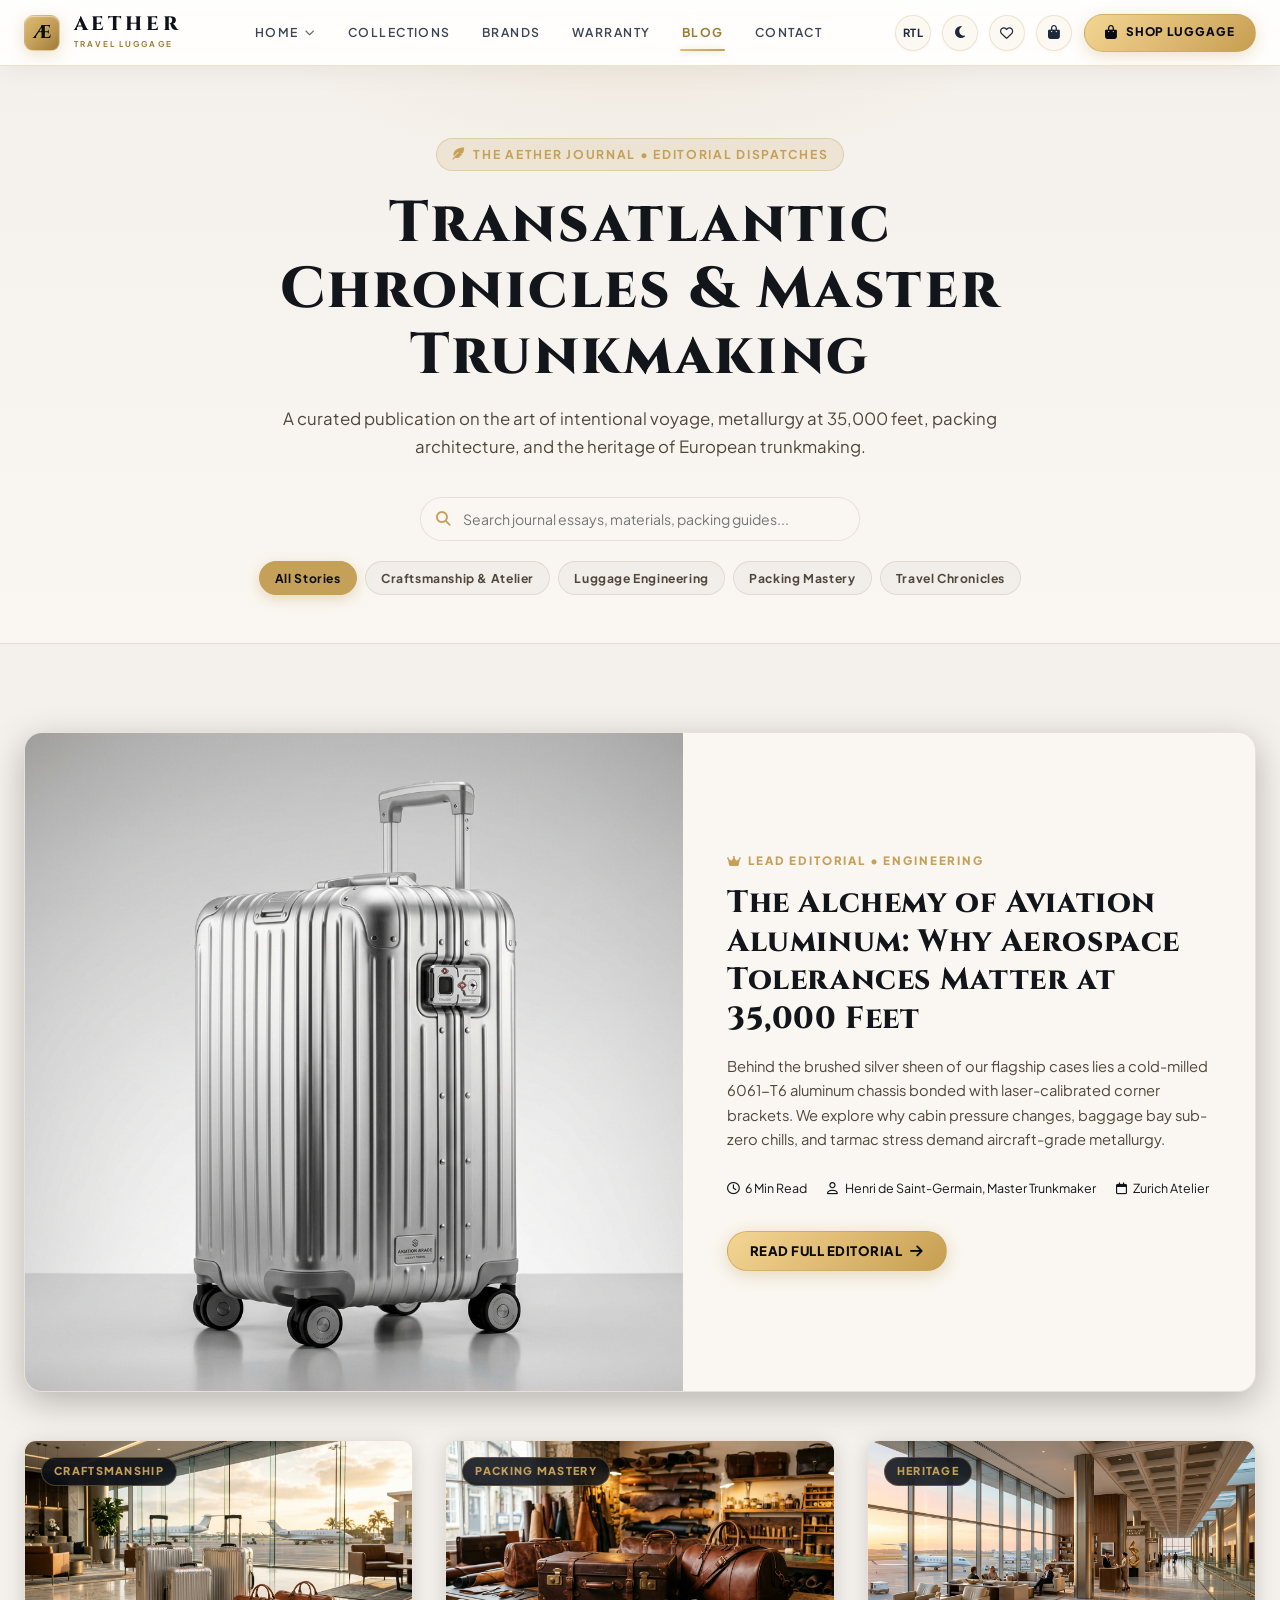
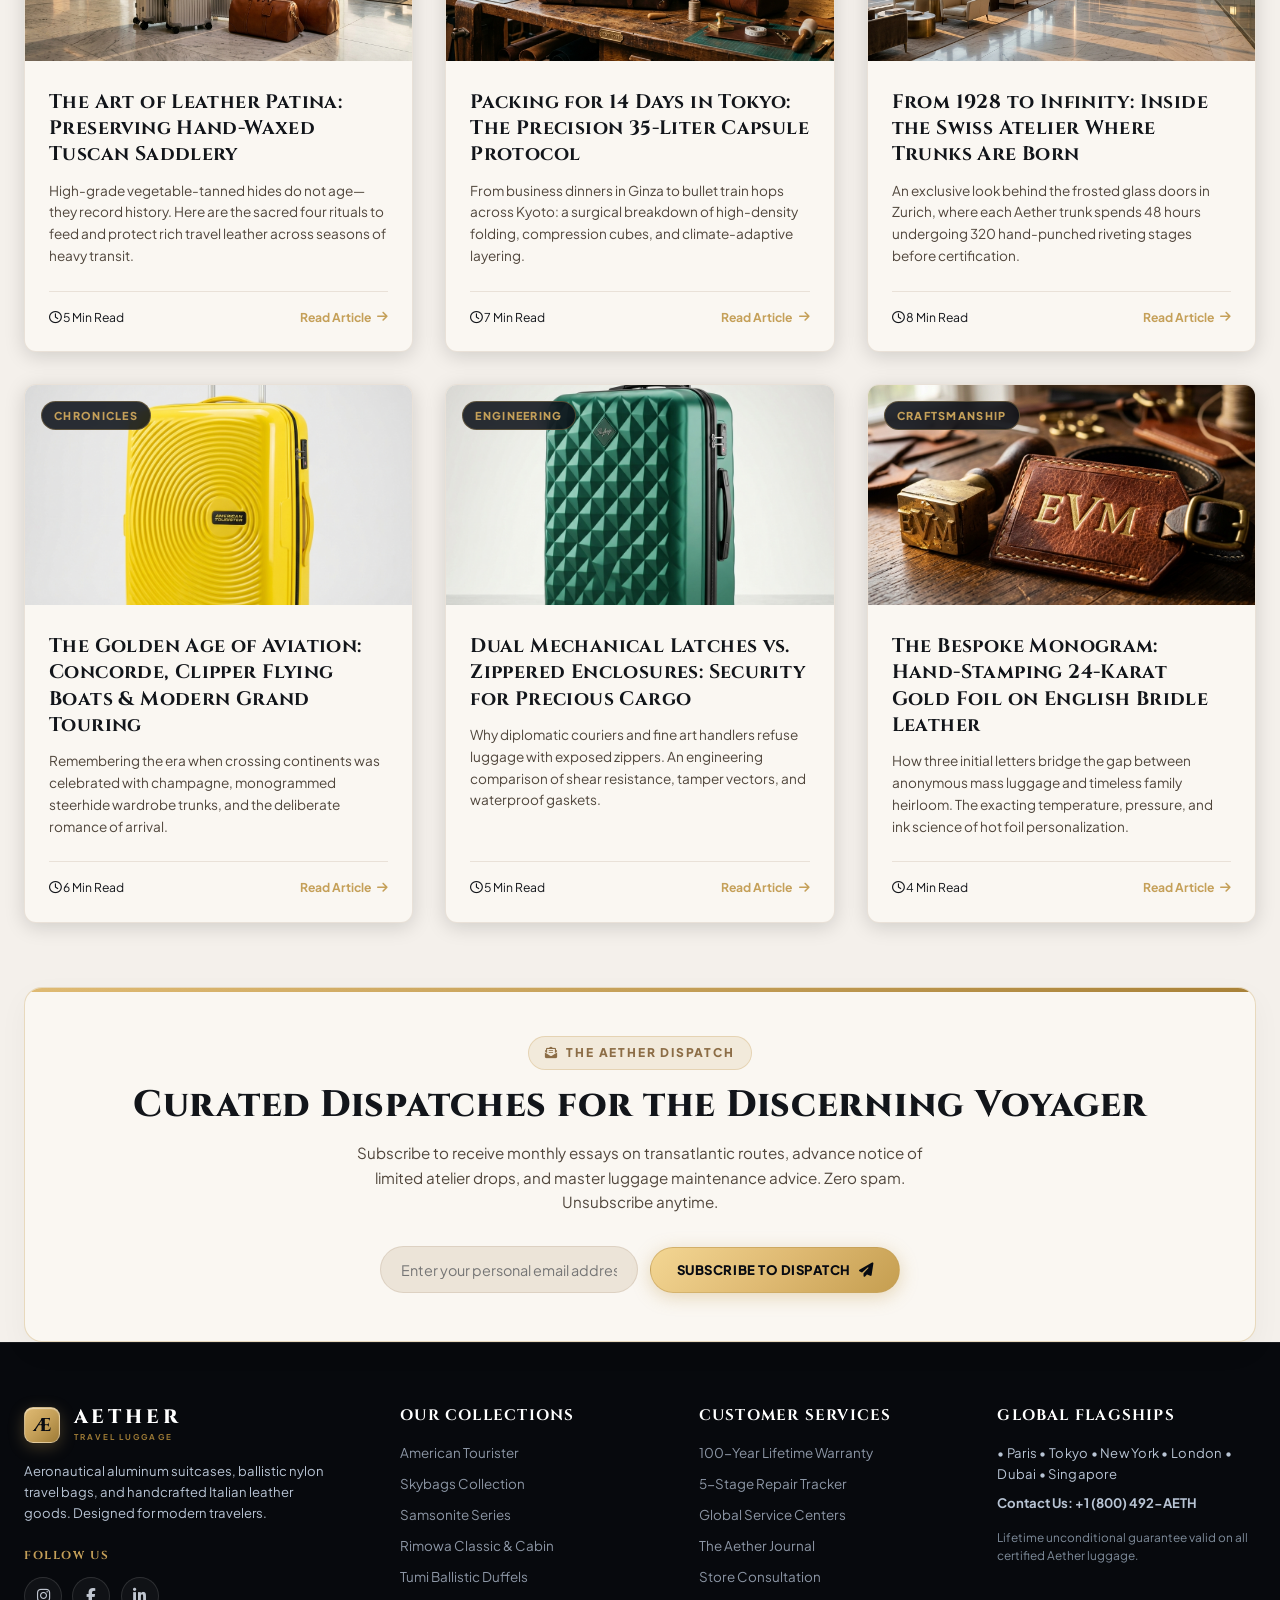
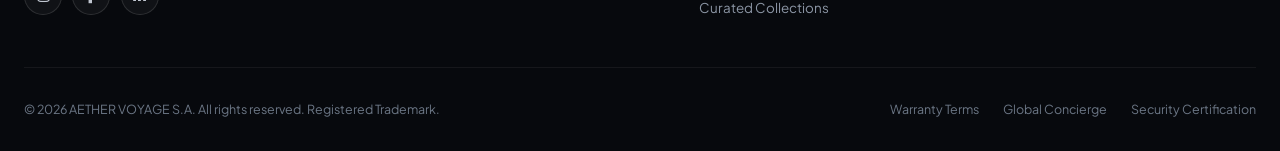
<file: blog.html>
<!DOCTYPE html>
<html lang="en" dir="ltr" data-theme="light">
<head>
    <!-- Instant Theme & Layout Initializer -->
    <script>
        (function() {
            try {
                var urlTheme = new URLSearchParams(window.location.search).get('theme');
                var savedTheme = urlTheme || localStorage.getItem('aether_theme') || 'light';
                var savedDir = localStorage.getItem('aether_dir') || 'ltr';
                document.documentElement.setAttribute('data-theme', savedTheme);
                document.documentElement.setAttribute('dir', savedDir);
                document.documentElement.setAttribute('lang', savedDir === 'rtl' ? 'ar' : 'en');
            } catch(e) {}
        })();
    </script>

    <meta charset="UTF-8" />
    <meta name="viewport" content="width=device-width, initial-scale=1.0" />
    <meta name="description" content="THE AETHER JOURNAL — Chronicles of High Travel, Master Trunkmaking & The Art of Intentional Voyages. Essays on aeronautical materials, packing mastery, and luggage heritage." />
    <meta name="keywords" content="luxury travel blog, luggage craftsmanship, rimowa care, tumi ballistic duffel, packing guides, aviation aluminum, aether voyage journal" />
    <title>The Aether Journal — Luxury Luggage, Craftsmanship & Travel Chronicles</title>

    <!-- Favicon & Brand Touch Icons -->
    <link rel="icon" type="image/svg+xml" href="assets/images/favicon.svg" />
    <link rel="icon" type="image/png" sizes="32x32" href="assets/images/favicon-32x32.png" />
    <link rel="icon" type="image/png" sizes="16x16" href="assets/images/favicon-16x16.png" />
    <link rel="apple-touch-icon" sizes="180x180" href="assets/images/apple-touch-icon.png" />
    <link rel="shortcut icon" href="favicon.ico" />
    <link rel="manifest" href="site.webmanifest" />
    <meta name="theme-color" content="#dfba73" />

    <!-- Google Fonts -->
    <link rel="preconnect" href="https://fonts.googleapis.com">
    <link rel="preconnect" href="https://fonts.gstatic.com" crossorigin>
    <link href="https://fonts.googleapis.com/css2?family=Cinzel:wght@500;600;700;800;900&family=Playfair+Display:ital,wght@0,500;0,600;0,700;0,800;1,600&family=Plus+Jakarta+Sans:wght@300;400;500;600;700;800&display=swap" rel="stylesheet">

    <!-- FontAwesome 6 Icons CDN -->
    <link rel="stylesheet" href="https://cdnjs.cloudflare.com/ajax/libs/font-awesome/6.5.1/css/all.min.css" />

    <!-- Master Stylesheet -->
    <link rel="stylesheet" href="css/style.css" />

    <style>
        /* ==========================================================================
           The Aether Journal — Editorial Luxury Styles
           ========================================================================== */
        .journal-hero-section {
            padding: 4.5rem 0 3rem;
            background: linear-gradient(180deg, var(--bg-primary) 0%, var(--bg-card) 100%);
            border-bottom: 1px solid var(--border-color);
            position: relative;
            overflow: hidden;
            text-align: center;
        }

        .journal-hero-section::before {
            content: '';
            position: absolute;
            top: -50%;
            left: 50%;
            transform: translateX(-50%);
            width: 800px;
            height: 400px;
            background: radial-gradient(ellipse at center, rgba(197, 160, 89, 0.12) 0%, transparent 70%);
            pointer-events: none;
        }

        .journal-header-badge {
            display: inline-flex;
            align-items: center;
            justify-content: center;
            gap: 0.5rem;
            background: var(--color-gold-glow);
            color: var(--color-gold);
            border: 1px solid var(--border-gold-subtle);
            border-radius: var(--radius-full);
            padding: 0.35rem 0.95rem;
            font-size: 0.76rem;
            font-weight: 700;
            letter-spacing: 0.14em;
            text-transform: uppercase;
            margin: 0 auto 1.25rem;
        }

        .journal-hero-title {
            font-family: var(--font-serif);
            font-size: clamp(2.2rem, 4.5vw, 3.6rem);
            font-weight: 800;
            letter-spacing: 0.04em;
            color: var(--text-primary);
            line-height: 1.15;
            margin: 0 auto 1rem;
            max-width: 900px;
            text-align: center;
        }

        .journal-hero-subtitle {
            font-size: 1.05rem;
            line-height: 1.65;
            color: var(--text-secondary);
            max-width: 720px;
            margin: 0 auto 2.25rem;
            text-align: center;
        }

        /* Search & Filter Bar - Centered Editorial Toolbar */
        .journal-toolbar-row {
            display: flex;
            align-items: center;
            justify-content: center;
            gap: 1.25rem;
            flex-wrap: wrap;
            margin: 1.5rem auto 0;
            max-width: 1040px;
        }

        .journal-search-wrap {
            position: relative;
            flex: 1;
            min-width: 260px;
            max-width: 440px;
        }

        .journal-search-wrap i {
            position: absolute;
            left: 1rem;
            top: 50%;
            transform: translateY(-50%);
            color: var(--color-gold);
            font-size: 0.9rem;
            pointer-events: none;
        }

        [dir="rtl"] .journal-search-wrap i {
            left: auto;
            right: 1rem;
        }

        .journal-search-input {
            width: 100%;
            padding: 0.75rem 1rem 0.75rem 2.6rem;
            background: var(--bg-card);
            border: 1px solid var(--border-color);
            border-radius: var(--radius-full);
            color: var(--text-primary);
            font-size: 0.88rem;
            font-family: var(--font-sans);
            transition: all var(--transition-normal);
        }

        [dir="rtl"] .journal-search-input {
            padding: 0.75rem 2.6rem 0.75rem 1rem;
        }

        .journal-search-input:focus {
            outline: none;
            border-color: var(--color-gold);
            box-shadow: 0 0 0 3px var(--color-gold-glow);
        }

        .journal-pills-row {
            display: flex;
            align-items: center;
            justify-content: center;
            gap: 0.5rem;
            flex-wrap: wrap;
        }

        .journal-pill-btn {
            background: rgba(255, 255, 255, 0.04);
            border: 1px solid var(--border-color);
            color: var(--text-secondary);
            font-size: 0.76rem;
            font-weight: 700;
            padding: 0.5rem 0.95rem;
            border-radius: var(--radius-full);
            cursor: pointer;
            letter-spacing: 0.05em;
            transition: all var(--transition-fast);
            white-space: nowrap;
        }

        [data-theme="light"] .journal-pill-btn {
            background: rgba(0, 0, 0, 0.03);
        }

        .journal-pill-btn:hover {
            border-color: var(--color-gold);
            color: var(--text-primary);
            transform: translateY(-1px);
        }

        .journal-pill-btn.active {
            background: var(--color-gold);
            color: #080b12;
            border-color: var(--color-gold);
            box-shadow: 0 4px 14px rgba(197, 160, 89, 0.35);
        }

        /* Lead Editorial Feature Grand Card */
        .journal-featured-card {
            background: var(--bg-card);
            border: 1px solid var(--border-color);
            border-radius: var(--radius-lg);
            overflow: hidden;
            display: grid;
            grid-template-columns: 1.15fr 1fr;
            margin: 3rem 0;
            box-shadow: 0 10px 35px rgba(0, 0, 0, 0.25);
            transition: transform var(--transition-normal), border-color var(--transition-normal);
        }

        .journal-featured-card:hover {
            transform: translateY(-4px);
            border-color: var(--border-gold-subtle);
        }

        .featured-img-wrap {
            position: relative;
            min-height: 380px;
            overflow: hidden;
        }

        .featured-img-wrap img {
            width: 100%;
            height: 100%;
            object-fit: cover;
            transition: transform 0.6s cubic-bezier(0.16, 1, 0.3, 1);
        }

        .journal-featured-card:hover .featured-img-wrap img {
            transform: scale(1.04);
        }

        .featured-content-wrap {
            padding: 3rem 2.75rem;
            display: flex;
            flex-direction: column;
            justify-content: center;
        }

        .featured-badge {
            display: inline-flex;
            align-items: center;
            gap: 0.4rem;
            color: var(--color-gold);
            font-size: 0.72rem;
            font-weight: 800;
            letter-spacing: 0.16em;
            text-transform: uppercase;
            margin-bottom: 0.85rem;
        }

        .featured-story-title {
            font-family: var(--font-serif);
            font-size: clamp(1.4rem, 2.4vw, 2.1rem);
            font-weight: 800;
            color: var(--text-primary);
            line-height: 1.25;
            margin-bottom: 1rem;
            cursor: pointer;
            transition: color var(--transition-fast);
        }

        .featured-story-title:hover {
            color: var(--color-gold);
        }

        .featured-story-excerpt {
            font-size: 0.92rem;
            color: var(--text-secondary);
            line-height: 1.65;
            margin-bottom: 1.75rem;
        }

        .story-meta-row {
            display: flex;
            align-items: center;
            gap: 1.25rem;
            font-size: 0.78rem;
            color: var(--text-muted);
            margin-bottom: 2rem;
            flex-wrap: wrap;
        }

        .story-meta-row span {
            display: flex;
            align-items: center;
            gap: 0.4rem;
        }

        /* Article Cards Grid */
        .journal-grid {
            display: grid;
            grid-template-columns: repeat(auto-fill, minmax(340px, 1fr));
            gap: 2rem;
            margin-bottom: 4rem;
        }

        .journal-card {
            background: var(--bg-card);
            border: 1px solid var(--border-color);
            border-radius: var(--radius-md);
            overflow: hidden;
            display: flex;
            flex-direction: column;
            box-shadow: 0 4px 20px rgba(0, 0, 0, 0.15);
            transition: all var(--transition-normal);
            cursor: pointer;
        }

        .journal-card:hover {
            transform: translateY(-6px);
            border-color: var(--border-gold-subtle);
            box-shadow: 0 12px 30px rgba(197, 160, 89, 0.15);
        }

        .journal-card-thumb {
            position: relative;
            height: 220px;
            overflow: hidden;
            background: #080b12;
        }

        .journal-card-thumb img {
            width: 100%;
            height: 100%;
            object-fit: cover;
            transition: transform 0.5s ease;
        }

        .journal-card:hover .journal-card-thumb img {
            transform: scale(1.06);
        }

        .journal-card-category {
            position: absolute;
            top: 1rem;
            left: 1rem;
            background: rgba(8, 12, 20, 0.85);
            backdrop-filter: blur(8px);
            color: var(--color-gold);
            font-size: 0.68rem;
            font-weight: 800;
            letter-spacing: 0.12em;
            text-transform: uppercase;
            padding: 0.3rem 0.75rem;
            border-radius: var(--radius-full);
            border: 1px solid rgba(197, 160, 89, 0.35);
        }

        [dir="rtl"] .journal-card-category {
            left: auto;
            right: 1rem;
        }

        .journal-card-body {
            padding: 1.75rem 1.5rem 1.5rem;
            display: flex;
            flex-direction: column;
            flex: 1;
        }

        .journal-card-title {
            font-family: var(--font-serif);
            font-size: 1.22rem;
            font-weight: 700;
            color: var(--text-primary);
            line-height: 1.35;
            margin-bottom: 0.75rem;
            transition: color var(--transition-fast);
        }

        .journal-card:hover .journal-card-title {
            color: var(--color-gold);
        }

        .journal-card-excerpt {
            font-size: 0.85rem;
            color: var(--text-secondary);
            line-height: 1.6;
            margin-bottom: 1.5rem;
            flex: 1;
        }

        .journal-card-footer {
            display: flex;
            align-items: center;
            justify-content: space-between;
            padding-top: 1rem;
            border-top: 1px solid var(--border-color);
            font-size: 0.76rem;
            color: var(--text-muted);
        }

        .journal-read-btn {
            color: var(--color-gold);
            font-weight: 700;
            display: flex;
            align-items: center;
            gap: 0.4rem;
            transition: gap var(--transition-fast);
        }

        .journal-card:hover .journal-read-btn {
            gap: 0.65rem;
        }

        /* Dispatch Newsletter Box */
        .journal-newsletter-section {
            background: var(--bg-card);
            border: 1.5px solid var(--border-gold-subtle);
            border-radius: var(--radius-lg);
            padding: 3rem 2.5rem;
            text-align: center;
            margin: 2.5rem 0 0;
            position: relative;
            overflow: hidden;
            box-shadow: 0 10px 30px rgba(0, 0, 0, 0.04);
        }

        .journal-newsletter-section::before {
            content: '';
            position: absolute;
            top: 0;
            left: 0;
            right: 0;
            height: 4px;
            background: var(--gold-gradient);
        }

        .newsletter-badge {
            display: inline-flex;
            align-items: center;
            gap: 0.45rem;
            color: #8c6d46;
            background: rgba(197, 160, 89, 0.15);
            border: 1px solid rgba(197, 160, 89, 0.3);
            font-size: 0.75rem;
            font-weight: 800;
            letter-spacing: 0.15em;
            text-transform: uppercase;
            padding: 0.4rem 1rem;
            border-radius: var(--radius-full);
            margin-bottom: 0.85rem;
        }

        .newsletter-title {
            font-family: var(--font-serif);
            font-size: clamp(1.6rem, 3vw, 2.3rem);
            font-weight: 800;
            color: var(--text-primary);
            margin-bottom: 0.85rem;
        }

        .newsletter-desc {
            font-size: 0.95rem;
            color: var(--text-secondary);
            max-width: 600px;
            margin: 0 auto 2rem;
            line-height: 1.6;
        }

        .newsletter-form {
            display: flex;
            align-items: center;
            justify-content: center;
            gap: 0.75rem;
            max-width: 520px;
            margin: 0 auto;
            flex-wrap: wrap;
        }

        .newsletter-form input {
            flex: 1;
            min-width: 240px;
            padding: 0.85rem 1.25rem;
            border-radius: var(--radius-full);
            background: var(--bg-surface-elevated, #ffffff);
            border: 1.5px solid var(--border-color);
            color: var(--text-primary);
            font-size: 0.9rem;
            transition: all var(--transition-fast);
        }

        .newsletter-form input:focus {
            outline: none;
            border-color: var(--color-gold);
            box-shadow: 0 0 0 3px var(--color-gold-glow);
        }

        [data-theme="dark"] .journal-newsletter-section {
            background: linear-gradient(135deg, rgba(197, 160, 89, 0.08) 0%, rgba(13, 19, 29, 0.98) 100%);
            border-color: rgba(223, 186, 115, 0.35);
            box-shadow: 0 15px 35px rgba(0, 0, 0, 0.4);
        }

        [data-theme="dark"] .newsletter-badge {
            color: var(--color-gold);
            background: var(--color-gold-glow);
            border-color: var(--border-gold-subtle);
        }

        [data-theme="dark"] .newsletter-title {
            color: #ffffff;
        }

        [data-theme="dark"] .newsletter-desc {
            color: #cbd5e1;
        }

        [data-theme="dark"] .newsletter-form input {
            background: #141b26;
            border-color: rgba(223, 186, 115, 0.25);
            color: #ffffff;
        }

        /* Article Reader Modal */
        .reader-modal-dialog {
            max-width: 820px;
            max-height: 90vh;
            overflow-y: auto;
            padding: 3rem;
            background: var(--bg-card);
            border: 1px solid var(--border-gold-subtle);
            border-radius: var(--radius-lg);
            box-shadow: 0 20px 60px rgba(0, 0, 0, 0.75);
            position: relative;
        }

        .reader-category-badge {
            color: var(--color-gold);
            font-size: 0.75rem;
            font-weight: 800;
            letter-spacing: 0.14em;
            text-transform: uppercase;
            margin-bottom: 0.75rem;
            display: inline-block;
        }

        .reader-title {
            font-family: var(--font-serif);
            font-size: clamp(1.8rem, 3vw, 2.5rem);
            font-weight: 800;
            color: var(--text-primary);
            line-height: 1.25;
            margin-bottom: 1rem;
        }

        .reader-meta-row {
            display: flex;
            align-items: center;
            gap: 1rem;
            font-size: 0.8rem;
            color: var(--text-muted);
            padding-bottom: 1.5rem;
            border-bottom: 1px solid var(--border-color);
            margin-bottom: 2rem;
            flex-wrap: wrap;
        }

        .reader-body-content {
            font-size: 1.02rem;
            line-height: 1.8;
            color: var(--text-secondary);
        }

        .reader-body-content p {
            margin-bottom: 1.5rem;
        }

        .reader-pullquote {
            margin: 2.25rem 0;
            padding: 1.75rem 2rem;
            background: var(--color-gold-glow);
            border-left: 4px solid var(--color-gold);
            border-radius: 0 var(--radius-md) var(--radius-md) 0;
            font-family: var(--font-serif);
            font-style: italic;
            font-size: 1.18rem;
            color: var(--text-primary);
            line-height: 1.6;
        }

        [dir="rtl"] .reader-pullquote {
            border-left: none;
            border-right: 4px solid var(--color-gold);
            border-radius: var(--radius-md) 0 0 var(--radius-md);
        }

        .reader-image-banner {
            width: 100%;
            height: 340px;
            object-fit: cover;
            border-radius: var(--radius-md);
            margin-bottom: 2rem;
            border: 1px solid var(--border-color);
        }

        @media (max-width: 900px) {
            .journal-featured-card {
                grid-template-columns: 1fr;
            }
            .featured-img-wrap {
                min-height: 250px;
            }
            .featured-content-wrap {
                padding: 2rem 1.5rem;
            }
            .reader-modal-dialog {
                padding: 2rem 1.5rem;
            }
            .journal-toolbar-row {
                flex-direction: column;
                align-items: center;
                gap: 1.25rem;
                width: 100%;
            }
            .journal-search-wrap {
                width: 100%;
                max-width: 520px;
            }
            .journal-pills-row {
                justify-content: center;
                width: 100%;
            }
        }

        @media (max-width: 768px) {
            .journal-hero-section {
                padding: 3.5rem 0 2.25rem;
            }
            .journal-hero-title {
                font-size: clamp(1.85rem, 5.5vw, 2.5rem);
            }
            .journal-hero-subtitle {
                font-size: 0.98rem;
                margin-bottom: 1.75rem;
            }
            .journal-pills-row {
                gap: 0.4rem;
            }
            .journal-pill-btn {
                font-size: 0.74rem;
                padding: 0.45rem 0.85rem;
            }
        }

        @media (max-width: 480px) {
            .journal-hero-section {
                padding: 2.75rem 0 1.75rem;
            }
            .journal-hero-title {
                font-size: clamp(1.6rem, 6.5vw, 2.1rem);
                letter-spacing: 0.02em;
            }
            .journal-hero-subtitle {
                font-size: 0.92rem;
                line-height: 1.6;
                margin-bottom: 1.5rem;
            }
            .journal-search-wrap {
                width: 100%;
                max-width: 100%;
            }
            .journal-search-input {
                font-size: 0.82rem;
                padding: 0.7rem 0.9rem 0.7rem 2.4rem;
            }
            [dir="rtl"] .journal-search-input {
                padding: 0.7rem 2.4rem 0.7rem 0.9rem;
            }
            .journal-pills-row {
                display: flex;
                flex-wrap: nowrap;
                overflow-x: auto;
                justify-content: flex-start;
                padding: 0.35rem 0.25rem 0.65rem;
                width: 100%;
                -webkit-overflow-scrolling: touch;
                scrollbar-width: none;
            }
            .journal-pills-row::-webkit-scrollbar {
                display: none;
            }
            .journal-pill-btn {
                flex-shrink: 0;
                white-space: nowrap;
                font-size: 0.72rem;
                padding: 0.45rem 0.8rem;
            }
        }
    </style>
</head>
<body>

    <!-- =========================================================================
         1. Master Site Header & Navigation Bar
         ========================================================================= -->
    <header class="site-header" id="siteHeader">
        <div class="container header-container">
            
            <!-- Brand Monogram & Logo (Navigates to Home) -->
            <a href="index.html" class="brand-logo" aria-label="Aether Voyage Home">
                <div class="logo-monogram">Æ</div>
                <div class="logo-text-group">
                    <span class="logo-title">AETHER</span>
                    <span class="logo-subtitle">TRAVEL LUGGAGE</span>
                </div>
            </a>

            <!-- Desktop Navigation Menu -->
            <nav class="nav-menu" aria-label="Primary Navigation">
                <div class="nav-item-dropdown">
                    <a href="index.html" class="nav-link dropdown-toggle">
                        <span>Home</span>
                        <i class="fa-solid fa-chevron-down nav-dropdown-arrow"></i>
                    </a>
                    <div class="nav-dropdown-menu">
                        <a href="index.html" class="nav-dropdown-item">
                            <div class="dropdown-item-icon">
                                <i class="fa-solid fa-landmark"></i>
                            </div>
                            <div class="dropdown-item-content">
                                <div class="dropdown-item-title">Home 1: Flagship Showcase</div>
                                <div class="dropdown-item-desc">Classic brand collections & travel luggage</div>
                            </div>
                        </a>
                        <a href="home2.html" class="nav-dropdown-item">
                            <div class="dropdown-item-icon">
                                <i class="fa-solid fa-wand-magic-sparkles"></i>
                            </div>
                            <div class="dropdown-item-content">
                                <div class="dropdown-item-title">Home 2: Bespoke Studio</div>
                                <div class="dropdown-item-desc">Customize bag designs, colors & monograms</div>
                            </div>
                            <span class="dropdown-item-badge">New</span>
                        </a>
                    </div>
                </div>
                <a href="collections.html" class="nav-link">Collections</a>
                <a href="brands.html" class="nav-link">Brands</a>
                <a href="warranty.html" class="nav-link" title="100-Year Warranty & Repair">Warranty</a>
                <a href="blog.html" class="nav-link active">Blog</a>
                <a href="contact.html" class="nav-link" title="Contact Concierge">Contact</a>
            </nav>

            <!-- Concise Action Utilities -->
            <div class="header-actions">
                <!-- LTR / RTL Direction Toggle -->
                <button id="dirToggle" class="compact-tool-btn" title="Toggle Layout Direction (LTR/RTL)" aria-label="Toggle Direction">
                    <span>RTL</span>
                </button>

                <!-- Light / Dark Theme Toggle -->
                <button id="themeToggle" class="compact-tool-btn" title="Toggle Dark / Light Theme" aria-label="Toggle Theme">
                    <i class="fa-solid fa-sun"></i>
                </button>

                <!-- Private Wishlist Button -->
                <button id="wishlistBtn" class="compact-tool-btn wishlist-open-btn" title="Open Wishlist" aria-label="Open Wishlist">
                    <i class="fa-regular fa-heart"></i>
                    <span class="action-badge wishlist-count-badge" style="display: none;">0</span>
                </button>

                <!-- Luggage Cart Button -->
                <button id="cartBtn" class="compact-tool-btn cart-open-btn" title="Open Luggage Cart" aria-label="Open Luggage Cart">
                    <i class="fa-solid fa-bag-shopping"></i>
                    <span class="action-badge cart-count-badge" style="display: none;">0</span>
                </button>

                <!-- Primary Header Action CTA -->
                <a href="collections.html" class="header-cta-btn" id="headerCtaBtn" title="Shop Curated Luxury Luggage">
                    <i class="fa-solid fa-bag-shopping"></i>
                    <span>Shop Luggage</span>
                </a>

                <!-- Mobile Menu Hamburger -->
                <button id="mobileMenuToggle" class="hamburger-btn" aria-label="Open Mobile Menu">
                    <i class="fa-solid fa-bars"></i>
                </button>
            </div>

        </div>
    </header>

    <!-- Mobile Off-Canvas Drawer -->
    <div class="mobile-nav-drawer" id="mobileMenu">
        <div class="mobile-nav-header">
            <a href="index.html" class="brand-logo" aria-label="Aether Voyage Home">
                <div class="logo-monogram">Æ</div>
                <span class="logo-title">AETHER</span>
            </a>
            <button class="drawer-close-btn" id="mobileMenuClose" aria-label="Close Menu">
                <i class="fa-solid fa-xmark"></i>
            </button>
        </div>

        <div class="mobile-nav-links">
            <div class="mobile-nav-dropdown-section">
                <a href="index.html" class="mobile-nav-link">
                    <i class="fa-solid fa-house"></i> Home
                </a>
                <div class="mobile-nav-subgroup">
                    <a href="index.html" class="mobile-nav-sublink">
                        <span>Home 1: Flagship Showcase</span>
                        <i class="fa-solid fa-landmark"></i>
                    </a>
                    <a href="home2.html" class="mobile-nav-sublink">
                        <span>Home 2: Bespoke Studio</span>
                        <i class="fa-solid fa-wand-magic-sparkles"></i>
                    </a>
                </div>
            </div>
            <a href="collections.html" class="mobile-nav-link">
                <i class="fa-solid fa-suitcase-rolling"></i> Collections
            </a>
            <a href="brands.html" class="mobile-nav-link">
                <i class="fa-solid fa-award"></i> Brands
            </a>
            <a href="warranty.html" class="mobile-nav-link">
                <i class="fa-solid fa-shield-halved"></i> 100-Year Warranty
            </a>
            <a href="blog.html" class="mobile-nav-link active">
                <i class="fa-solid fa-newspaper"></i> Blog & Journal
            </a>
            <a href="contact.html" class="mobile-nav-link">
                <i class="fa-solid fa-headset"></i> Contact Us
            </a>
            <a href="collections.html" class="mobile-nav-link mobile-nav-cta">
                <i class="fa-solid fa-suitcase-rolling"></i> <span>Shop Luggage</span>
            </a>
            <a href="#wishlist" class="mobile-nav-link wishlist-open-btn">
                <i class="fa-regular fa-heart"></i>
                <span>Private Wishlist</span>
                <span class="action-badge wishlist-count-badge" style="margin-left: auto; display: none;">0</span>
            </a>
        </div>

        <div class="mobile-nav-footer">
            <div class="mobile-tools-grid">
                <button id="themeToggleMobile" class="btn btn-secondary btn-sm" style="flex:1;">
                    <i class="fa-solid fa-sun"></i> Theme
                </button>
                <button id="dirToggleMobile" class="btn btn-secondary btn-sm" style="flex:1;">
                    <span>RTL / LTR</span>
                </button>
            </div>
        </div>
    </div>

    <!-- =========================================================================
         2. Journal Hero & Filter Toolbar
         ========================================================================= -->
    <main class="journal-page-main">
        <section class="journal-hero-section">
            <div class="container">
                <span class="journal-header-badge">
                    <i class="fa-solid fa-feather-pointed"></i> The Aether Journal &bull; Editorial Dispatches
                </span>
                <h1 class="journal-hero-title">Transatlantic Chronicles & Master Trunkmaking</h1>
                <p class="journal-hero-subtitle">
                    A curated publication on the art of intentional voyage, metallurgy at 35,000 feet, packing architecture, and the heritage of European trunkmaking.
                </p>

                <!-- Search & Category Filters -->
                <div class="journal-toolbar-row">
                    <div class="journal-search-wrap">
                        <i class="fa-solid fa-magnifying-glass"></i>
                        <input type="text" id="journalSearchInput" class="journal-search-input" placeholder="Search journal essays, materials, packing guides..." />
                    </div>
                    <div class="journal-pills-row" id="journalFilterPills">
                        <button class="journal-pill-btn active" data-category="all">All Stories</button>
                        <button class="journal-pill-btn" data-category="craftsmanship">Craftsmanship & Atelier</button>
                        <button class="journal-pill-btn" data-category="engineering">Luggage Engineering</button>
                        <button class="journal-pill-btn" data-category="packing">Packing Mastery</button>
                        <button class="journal-pill-btn" data-category="chronicles">Travel Chronicles</button>
                    </div>
                </div>
            </div>
        </section>

        <!-- =========================================================================
             3. Lead Story Feature & Article Grid
             ========================================================================= -->
        <section class="journal-content-section" style="padding: 2.5rem 0 0;">
            <div class="container">
                
                <!-- Lead Grand Editorial Card -->
                <article class="journal-featured-card" onclick="openStoryModal('featured')">
                    <div class="featured-img-wrap">
                        <img src="assets/images/aether_horizon_silver.jpg" alt="Aviation Grade Aluminum Trunk Engineering" />
                    </div>
                    <div class="featured-content-wrap">
                        <div class="featured-badge"><i class="fa-solid fa-crown"></i> Lead Editorial &bull; Engineering</div>
                        <h2 class="featured-story-title">The Alchemy of Aviation Aluminum: Why Aerospace Tolerances Matter at 35,000 Feet</h2>
                        <p class="featured-story-excerpt">
                            Behind the brushed silver sheen of our flagship cases lies a cold-milled 6061-T6 aluminum chassis bonded with laser-calibrated corner brackets. We explore why cabin pressure changes, baggage bay sub-zero chills, and tarmac stress demand aircraft-grade metallurgy.
                        </p>
                        <div class="story-meta-row">
                            <span><i class="fa-regular fa-clock"></i> 6 Min Read</span>
                            <span><i class="fa-regular fa-user"></i> Henri de Saint-Germain, Master Trunkmaker</span>
                            <span><i class="fa-regular fa-calendar"></i> Zurich Atelier</span>
                        </div>
                        <div>
                            <button class="btn btn-primary" style="padding: 0.65rem 1.35rem;">
                                <span>Read Full Editorial</span> <i class="fa-solid fa-arrow-right"></i>
                            </button>
                        </div>
                    </div>
                </article>

                <!-- Article Grid -->
                <div class="journal-grid" id="journalGrid">

                    <!-- Article 1 -->
                    <article class="journal-card" data-category="craftsmanship" onclick="openStoryModal(1)">
                        <div class="journal-card-thumb">
                            <span class="journal-card-category">Craftsmanship</span>
                            <img src="assets/images/travel_bags_home1.jpg" alt="Vintage Leather Travel Bags" />
                        </div>
                        <div class="journal-card-body">
                            <h3 class="journal-card-title">The Art of Leather Patina: Preserving Hand-Waxed Tuscan Saddlery</h3>
                            <p class="journal-card-excerpt">
                                High-grade vegetable-tanned hides do not age—they record history. Here are the sacred four rituals to feed and protect rich travel leather across seasons of heavy transit.
                            </p>
                            <div class="journal-card-footer">
                                <span><i class="fa-regular fa-clock"></i> 5 Min Read</span>
                                <span class="journal-read-btn">Read Article <i class="fa-solid fa-arrow-right"></i></span>
                            </div>
                        </div>
                    </article>

                    <!-- Article 2 -->
                    <article class="journal-card" data-category="packing" onclick="openStoryModal(2)">
                        <div class="journal-card-thumb">
                            <span class="journal-card-category">Packing Mastery</span>
                            <img src="assets/images/travel_bags_home2.jpg" alt="Bespoke Capsule Packing System" />
                        </div>
                        <div class="journal-card-body">
                            <h3 class="journal-card-title">Packing for 14 Days in Tokyo: The Precision 35-Liter Capsule Protocol</h3>
                            <p class="journal-card-excerpt">
                                From business dinners in Ginza to bullet train hops across Kyoto: a surgical breakdown of high-density folding, compression cubes, and climate-adaptive layering.
                            </p>
                            <div class="journal-card-footer">
                                <span><i class="fa-regular fa-clock"></i> 7 Min Read</span>
                                <span class="journal-read-btn">Read Article <i class="fa-solid fa-arrow-right"></i></span>
                            </div>
                        </div>
                    </article>

                    <!-- Article 3 -->
                    <article class="journal-card" data-category="craftsmanship" onclick="openStoryModal(3)">
                        <div class="journal-card-thumb">
                            <span class="journal-card-category">Heritage</span>
                            <img src="assets/images/luxury_travel_bg.jpg" alt="Grand Touring Transatlantic Heritage" />
                        </div>
                        <div class="journal-card-body">
                            <h3 class="journal-card-title">From 1928 to Infinity: Inside the Swiss Atelier Where Trunks Are Born</h3>
                            <p class="journal-card-excerpt">
                                An exclusive look behind the frosted glass doors in Zurich, where each Aether trunk spends 48 hours undergoing 320 hand-punched riveting stages before certification.
                            </p>
                            <div class="journal-card-footer">
                                <span><i class="fa-regular fa-clock"></i> 8 Min Read</span>
                                <span class="journal-read-btn">Read Article <i class="fa-solid fa-arrow-right"></i></span>
                            </div>
                        </div>
                    </article>

                    <!-- Article 4 -->
                    <article class="journal-card" data-category="chronicles" onclick="openStoryModal(4)">
                        <div class="journal-card-thumb">
                            <span class="journal-card-category">Chronicles</span>
                            <img src="assets/images/at_curio_yellow.jpg" alt="Vibrant Modern Travel Voyages" />
                        </div>
                        <div class="journal-card-body">
                            <h3 class="journal-card-title">The Golden Age of Aviation: Concorde, Clipper Flying Boats & Modern Grand Touring</h3>
                            <p class="journal-card-excerpt">
                                Remembering the era when crossing continents was celebrated with champagne, monogrammed steerhide wardrobe trunks, and the deliberate romance of arrival.
                            </p>
                            <div class="journal-card-footer">
                                <span><i class="fa-regular fa-clock"></i> 6 Min Read</span>
                                <span class="journal-read-btn">Read Article <i class="fa-solid fa-arrow-right"></i></span>
                            </div>
                        </div>
                    </article>

                    <!-- Article 5 -->
                    <article class="journal-card" data-category="engineering" onclick="openStoryModal(5)">
                        <div class="journal-card-thumb">
                            <span class="journal-card-category">Engineering</span>
                            <img src="assets/images/skybags_rubik_emerald.jpg" alt="Advanced Polycarbonate Shock Absorption" />
                        </div>
                        <div class="journal-card-body">
                            <h3 class="journal-card-title">Dual Mechanical Latches vs. Zippered Enclosures: Security for Precious Cargo</h3>
                            <p class="journal-card-excerpt">
                                Why diplomatic couriers and fine art handlers refuse luggage with exposed zippers. An engineering comparison of shear resistance, tamper vectors, and waterproof gaskets.
                            </p>
                            <div class="journal-card-footer">
                                <span><i class="fa-regular fa-clock"></i> 5 Min Read</span>
                                <span class="journal-read-btn">Read Article <i class="fa-solid fa-arrow-right"></i></span>
                            </div>
                        </div>
                    </article>

                    <!-- Article 6 -->
                    <article class="journal-card" data-category="craftsmanship" onclick="openStoryModal(6)">
                        <div class="journal-card-thumb">
                            <span class="journal-card-category">Craftsmanship</span>
                            <img src="assets/images/bespoke_monogram_leather.jpg" alt="Hot-Stamped Gold Monograms" />
                        </div>
                        <div class="journal-card-body">
                            <h3 class="journal-card-title">The Bespoke Monogram: Hand-Stamping 24-Karat Gold Foil on English Bridle Leather</h3>
                            <p class="journal-card-excerpt">
                                How three initial letters bridge the gap between anonymous mass luggage and timeless family heirloom. The exacting temperature, pressure, and ink science of hot foil personalization.
                            </p>
                            <div class="journal-card-footer">
                                <span><i class="fa-regular fa-clock"></i> 4 Min Read</span>
                                <span class="journal-read-btn">Read Article <i class="fa-solid fa-arrow-right"></i></span>
                            </div>
                        </div>
                    </article>

                </div>

                <!-- Newsletter VIP Subscription Box -->
                <div class="journal-newsletter-section">
                    <span class="newsletter-badge"><i class="fa-solid fa-envelope-open-text"></i> The Aether Dispatch</span>
                    <h2 class="newsletter-title">Curated Dispatches for the Discerning Voyager</h2>
                    <p class="newsletter-desc">
                        Subscribe to receive monthly essays on transatlantic routes, advance notice of limited atelier drops, and master luggage maintenance advice. Zero spam. Unsubscribe anytime.
                    </p>
                    <form class="newsletter-form" onsubmit="event.preventDefault(); handleNewsletterSubmit();">
                        <input type="email" id="dispatchEmailInput" placeholder="Enter your personal email address" required />
                        <button type="submit" class="btn btn-primary" style="padding: 0.85rem 1.6rem;">
                            <span>Subscribe to Dispatch</span> <i class="fa-solid fa-paper-plane"></i>
                        </button>
                    </form>
                </div>

            </div>
        </section>
    </main>

    <!-- =========================================================================
         4. Article Reader Modal
         ========================================================================= -->
    <div class="modal-backdrop" id="articleReaderModal">
        <div class="modal-dialog reader-modal-dialog">
            <button class="modal-close-btn" onclick="closeStoryModal()"><i class="fa-solid fa-xmark"></i></button>
            <div id="storyModalContent">
                <!-- Dynamically Populated by JavaScript -->
            </div>
        </div>
    </div>

    <!-- =========================================================================
         5. Luggage Cart Drawer & Wishlist
         ========================================================================= -->
    <aside class="slide-drawer" id="cartDrawer" aria-label="Luggage Cart Drawer">
        <div class="drawer-header">
            <div class="drawer-title-group">
                <i class="fa-solid fa-bag-shopping" style="color: var(--color-gold);"></i>
                <h3 class="drawer-title">Luggage Cart</h3>
                <span class="drawer-count-badge cart-count-badge">0</span>
            </div>
            <button class="drawer-close-btn" id="cartDrawerClose"><i class="fa-solid fa-xmark"></i></button>
        </div>
        <div class="shipping-progress-box">
            <div class="shipping-progress-text" id="shippingProgressText">
                Add <strong>$500</strong> for Complimentary Express Shipping
            </div>
            <div class="shipping-bar-bg">
                <div class="shipping-bar-fill" id="shippingProgressBar" style="width: 0%;"></div>
            </div>
        </div>
        <div class="drawer-body" id="cartItemsList"></div>
        <div class="drawer-footer">
            <div class="promo-form">
                <input type="text" class="promo-input" id="promoCodeInput" placeholder="PROMO CODE (VOYAGE10)">
                <button class="promo-btn" id="applyPromoBtn" type="button">Apply</button>
            </div>
            <div class="cart-totals-list">
                <div class="cart-totals-row">
                    <span>Subtotal</span>
                    <span id="cartSubtotal">$0</span>
                </div>
                <div class="cart-totals-row" id="cartDiscountRow" style="display: none; color: #10b981;">
                    <span>Member Discount</span>
                    <span id="cartDiscount">-$0</span>
                </div>
                <div class="cart-totals-row font-bold text-lg">
                    <span>Total</span>
                    <span id="cartTotal" style="color: var(--color-gold);">$0</span>
                </div>
            </div>
            <button class="checkout-btn" id="checkoutBtn">
                <i class="fa-solid fa-lock"></i> Proceed to Checkout
            </button>
        </div>
    </aside>

    <aside class="slide-drawer" id="wishlistDrawer" aria-label="Wishlist Drawer">
        <div class="drawer-header">
            <div class="drawer-title-group">
                <i class="fa-solid fa-heart" style="color: var(--color-gold);"></i>
                <h3 class="drawer-title">My Wishlist</h3>
                <span class="drawer-count-badge wishlist-count-badge">0</span>
            </div>
            <button class="drawer-close-btn" id="wishlistDrawerClose"><i class="fa-solid fa-xmark"></i></button>
        </div>
        <div class="drawer-body" id="wishlistItemsList"></div>
        <div class="drawer-footer" id="wishlistDrawerFooter" style="display: none;"></div>
    </aside>

    <!-- Express Checkout Modal -->
    <div class="modal-backdrop" id="checkoutModal">
        <div class="modal-dialog checkout-dialog" id="checkoutDialogContent">
            <button class="modal-close-btn" id="checkoutModalClose"><i class="fa-solid fa-xmark"></i></button>
        </div>
    </div>

    <div class="drawer-backdrop" id="drawerBackdrop"></div>
    <div id="toastContainer"></div>

    <!-- =========================================================================
         6. Master Footer
         ========================================================================= -->
    <footer class="site-footer">
        <div class="container">
            <div class="footer-top-grid">
                <div>
                    <a href="index.html" class="brand-logo" style="margin-bottom: 1rem; text-decoration: none;" aria-label="Aether Voyage Home">
                        <div class="logo-monogram">Æ</div>
                        <div class="logo-text-group">
                            <span class="logo-title" style="color: #fff;">AETHER</span>
                            <span class="logo-subtitle">TRAVEL LUGGAGE</span>
                        </div>
                    </a>
                    <p class="footer-brand-desc" style="font-size: 0.82rem; color: #b8c4d4; line-height: 1.6; max-width: 300px;">
                        Aeronautical aluminum suitcases, ballistic nylon travel bags, and handcrafted Italian leather goods. Designed for modern travelers.
                    </p>
                    <div class="footer-social-block">
                        <span class="footer-social-label">Follow Us</span>
                        <div class="footer-social-icons">
                            <a href="https://www.instagram.com/accounts/login/" target="_blank" rel="noopener noreferrer" class="footer-social-btn instagram" aria-label="Follow us on Instagram">
                                <i class="fa-brands fa-instagram"></i>
                            </a>
                            <a href="https://www.facebook.com/login/" target="_blank" rel="noopener noreferrer" class="footer-social-btn facebook" aria-label="Follow us on Facebook">
                                <i class="fa-brands fa-facebook-f"></i>
                            </a>
                            <a href="https://www.linkedin.com/login" target="_blank" rel="noopener noreferrer" class="footer-social-btn linkedin" aria-label="Follow us on LinkedIn">
                                <i class="fa-brands fa-linkedin-in"></i>
                            </a>
                        </div>
                    </div>
                </div>

                <div>
                    <h4 class="footer-col-title">Our Collections</h4>
                    <ul class="footer-links-list">
                        <li><a href="collections.html?brand=American+Tourister" class="footer-link">American Tourister</a></li>
                        <li><a href="collections.html?brand=Skybags" class="footer-link">Skybags Collection</a></li>
                        <li><a href="collections.html?brand=Samsonite" class="footer-link">Samsonite Series</a></li>
                        <li><a href="collections.html?brand=Rimowa" class="footer-link">Rimowa Classic & Cabin</a></li>
                        <li><a href="collections.html?brand=Tumi" class="footer-link">Tumi Ballistic Duffels</a></li>
                    </ul>
                </div>

                <div>
                    <h4 class="footer-col-title">Customer Services</h4>
                    <ul class="footer-links-list">
                        <li><a href="warranty.html" class="footer-link">100-Year Lifetime Warranty</a></li>
                        <li><a href="warranty.html#tracker" class="footer-link">5-Stage Repair Tracker</a></li>
                        <li><a href="warranty.html#service-centers" class="footer-link">Global Service Centers</a></li>
                        <li><a href="blog.html" class="footer-link">The Aether Journal</a></li>
                        <li><a href="contact.html" class="footer-link">Store Consultation</a></li>
                        <li><a href="collections.html" class="footer-link">Curated Collections</a></li>
                    </ul>
                </div>

                <div>
                    <h4 class="footer-col-title">Global Flagships</h4>
                    <p class="footer-cities" style="font-size: 0.82rem; color: #b8c4d4; line-height: 1.6;">
                        &bull; Paris &bull; Tokyo &bull; New York &bull; London &bull; Dubai &bull; Singapore
                    </p>
                    <p style="font-size: 0.82rem; color: var(--color-gold); font-weight: 700; margin-top: 0.5rem; margin-bottom: 1rem;">
                        Contact Us: +1 (800) 492-AETH
                    </p>
                    <span style="display: block; font-size: 0.74rem; color: #7f8c9b;">
                        Lifetime unconditional guarantee valid on all certified Aether luggage.
                    </span>
                </div>
            </div>

            <div class="footer-bottom">
                <span class="footer-copyright">&copy; 2026 AETHER VOYAGE S.A. All rights reserved. Registered Trademark.</span>
                <div class="footer-legal-links">
                    <a href="warranty.html">Warranty Terms</a>
                    <a href="contact.html">Global Concierge</a>
                    <a href="site.webmanifest">Security Certification</a>
                </div>
            </div>
        </div>
    </footer>

    <!-- Global Application Scripts -->
    <script src="js/data.js"></script>
    <script src="js/theme.js"></script>
    <script src="js/auth.js"></script>
    <script src="js/cart.js"></script>
    <script src="js/catalog.js"></script>
    <script src="js/checkout.js"></script>
    <script src="js/app.js"></script>

    <!-- Blog Interactive Script -->
    <script>
        const STORIES_DATA = {
            'featured': {
                category: 'Lead Editorial &bull; Engineering',
                title: 'The Alchemy of Aviation Aluminum: Why Aerospace Tolerances Matter at 35,000 Feet',
                meta: '6 Min Read &bull; By Henri de Saint-Germain &bull; Zurich Atelier Archive',
                image: 'assets/images/aether_horizon_silver.jpg',
                content: `
                    <p>When commercial passenger airliners cruise at 35,000 feet, the external skin endures ambient temperatures dropping to -55°C, ferocious slipstreams, and relentless pressurization cycles. Most luggage built from brittle commodity plastics cracks or deforms under these precise atmospheric conditions.</p>
                    <div class="reader-pullquote">
                        "An Aether case is not merely luggage; it is an unpressurized cargo container designed with the same alloy integrity as an Airbus fuselage."
                    </div>
                    <p>At the heart of every Aether Horizon case is 6061-T6 aluminum—an alloy blended with magnesium and silicon, heat-treated to maximize tensile yield strength. Rather than stamping thin metal foil, our atelier mills 1.2mm cold-rolled sheets, reinforcing each corner with high-impact die-cast caps secured by solid, hand-peened rivets.</p>
                    <p>The result is a shell that does not shatter under baggage handling drops. When impacted, high-grade aluminum absorbs kinetic energy through micro-deflections, creating a battle scar of travel honor rather than catastrophic structural failure.</p>
                    <p>Our neoprene perimeter gasket forms an airtight hermetic seal when the dual TSA combination latches engage, barring moisture, dust, and pressure fluctuations from reaching the interior contents.</p>
                `
            },
            '1': {
                category: 'Craftsmanship & Atelier',
                title: 'The Art of Leather Patina: Preserving Hand-Waxed Tuscan Saddlery',
                meta: '5 Min Read &bull; By Marco Bellini &bull; Florence Guild',
                image: 'assets/images/travel_bags_home1.jpg',
                content: `
                    <p>Unlike synthetic coated leathers designed never to change, full-grain vegetable-tanned leather is alive. Every humid monsoon in Mumbai, dry afternoon in Dubai, or damp taxi ride through London gently imparts character to the hide.</p>
                    <div class="reader-pullquote">
                        "A pristine leather bag has potential; a well-traveled duffel with ten years of patina possesses a soul."
                    </div>
                    <p>To preserve supple elasticity without accelerating breakdown, apply natural beeswax conditioning balm twice a year. Buff with horsehair brushes in circular motions to distribute natural oils evenly across edge burnishings.</p>
                    <p>Store your leather duffel in its breathable linen dustbag away from direct sunlight, allowing the hide to breathe naturally between transatlantic departures.</p>
                `
            },
            '2': {
                category: 'Packing Mastery',
                title: 'Packing for 14 Days in Tokyo: The Precision 35-Liter Capsule Protocol',
                meta: '7 Min Read &bull; By Kenji Takahashi &bull; Tokyo Executive Travel',
                image: 'assets/images/travel_bags_home2.jpg',
                content: `
                    <p>Traveling light across Japan requires discipline, aesthetic versatility, and respect for public transit etiquette. Navigating Shinkansen aisles and traditional ryokan corridors with oversized luggage is cumbersome.</p>
                    <p>The 35-liter carry-on formula relies on high-twist merino wool, unlined Japanese linen jackets, and compression packing systems that reduce air volume by 45%.</p>
                    <div class="reader-pullquote">
                        "Pack three pairs of shoes maximum: one on your feet, one dress oxford in the base compartment, and one lightweight minimalist walking sneaker."
                    </div>
                    <p>By organizing shirts in flat parchment folders and grouping tech peripherals into dedicated padded sleeves, you can breeze through Narita customs and be checking into your hotel within minutes of deplaning.</p>
                `
            },
            '3': {
                category: 'Heritage',
                title: 'From 1928 to Infinity: Inside the Swiss Atelier Where Trunks Are Born',
                meta: '8 Min Read &bull; Atelier Historian &bull; Zurich',
                image: 'assets/images/luxury_travel_bg.jpg',
                content: `
                    <p>Founded on the shores of Lake Zurich in 1928, Aether began as an engineering consultancy supplying lightweight alloy components for early flying boat expeditions across the Mediterranean.</p>
                    <p>When airliners took over passenger transport in the 1950s, the atelier redirected its metallurgical mastery to build indestructible luggage for diplomatic couriers, concert violinists, and transatlantic explorers.</p>
                    <div class="reader-pullquote">
                        "Every rivet is hammered by hand. There is no automated robot on earth that can feel the subtle resistance of cold aluminum like a master craftsman."
                    </div>
                    <p>Today, our 100-Year Unconditional Lifetime Guarantee is backed by this unbroken lineage of precision manufacturing and permanently registered serial archives.</p>
                `
            },
            '4': {
                category: 'Chronicles',
                title: 'The Golden Age of Aviation: Concorde, Clipper Flying Boats & Modern Grand Touring',
                meta: '6 Min Read &bull; Aviation Heritage &bull; London',
                image: 'assets/images/at_curio_yellow.jpg',
                content: `
                    <p>There was a time when traveling across the Atlantic was not an exercise in endurance, but an occasion of state. On the Pan American Boeing 314 Clipper, passengers were served seven-course dinners on silver platters as the flying boat hovered above the waves.</p>
                    <p>When Concorde conquered Mach 2 in the 1970s, crossing from Heathrow to JFK took under three and a half hours, with passengers arriving before the local time they departed.</p>
                    <div class="reader-pullquote">
                        "The golden age was not defined by speed alone, but by the dignity of the gear carried. Luggage was an architectural statement of purpose."
                    </div>
                    <p>Aether cases preserve this heritage through ribbed aerodynamic silhouettes and silent Japanese spinner wheels engineered for effortless gliding through private air terminals.</p>
                `
            },
            '5': {
                category: 'Engineering',
                title: 'Dual Mechanical Latches vs. Zippered Enclosures: Security for Precious Cargo',
                meta: '5 Min Read &bull; Diplomatic Security Guild &bull; Geneva',
                image: 'assets/images/skybags_rubik_emerald.jpg',
                content: `
                    <p>A common ballpoint pen pressed against any standard luggage zipper can breach the teeth in 1.5 seconds without breaking the padlock—allowing thieves to pilfer contents and re-zip the track invisibly.</p>
                    <p>For high-value electronics, diplomatic paperwork, and bespoke tailoring, zippered enclosures represent an unacceptable security liability.</p>
                    <div class="reader-pullquote">
                        "Extruded aluminum perimeter tongue-and-groove frames resist crowbar leverage up to 450 kilograms of force."
                    </div>
                    <p>Aether suitcases replace zippers entirely with integrated aluminum frame tongues and dual flush TSA mechanical combination locks that mechanically clamp the two case halves together with watertight pressure.</p>
                `
            },
            '6': {
                category: 'Craftsmanship',
                title: 'The Bespoke Monogram: Hand-Stamping 24-Karat Gold Foil on English Bridle Leather',
                meta: '4 Min Read &bull; Master Calligrapher &bull; Paris',
                image: 'assets/images/bespoke_monogram_leather.jpg',
                content: `
                    <p>In our bespoke studio, personalization is treated with the reverence of illumination. Brass typography punches dating back to the 1930s are heated to precisely 118°C before fusing pure 24-karat gold foil into vegetable-tanned bridle leather.</p>
                    <p>The stamp penetrates 0.8mm into the leather grain, ensuring that friction from luggage carousels and handling straps will never fade the luster of your initials.</p>
                    <div class="reader-pullquote">
                        "Your monogram is your personal seal upon the world, accompanying you across every port, tarmac, and frontier."
                    </div>
                    <p>Experience our interactive bespoke customizer on Home 2 to preview custom monogramming, leather strap pairings, and engraved serial badges in real-time.</p>
                `
            }
        };

        // Open Reading Modal
        function openStoryModal(storyId) {
            const story = STORIES_DATA[storyId];
            if (!story) return;

            const modal = document.getElementById('articleReaderModal');
            const container = document.getElementById('storyModalContent');
            if (!modal || !container) return;

            container.innerHTML = `
                <span class="reader-category-badge"><i class="fa-solid fa-feather-pointed"></i> ${story.category}</span>
                <h2 class="reader-title">${story.title}</h2>
                <div class="reader-meta-row">
                    <span>${story.meta}</span>
                </div>
                <img src="${story.image}" alt="${story.title}" class="reader-image-banner" />
                <div class="reader-body-content">
                    ${story.content}
                </div>
                <div style="margin-top: 2.5rem; padding-top: 1.5rem; border-top: 1px solid var(--border-color); display: flex; justify-content: space-between; align-items: center; flex-wrap: wrap; gap: 1rem;">
                    <a href="collections.html" class="btn btn-primary btn-sm">
                        <i class="fa-solid fa-suitcase-rolling"></i> Explore Featured Luggage
                    </a>
                    <button class="btn btn-outline btn-sm" onclick="closeStoryModal()">
                        Close Article
                    </button>
                </div>
            `;

            modal.classList.add('active');
            document.body.classList.add('no-scroll');
        }

        function closeStoryModal() {
            const modal = document.getElementById('articleReaderModal');
            if (modal) {
                modal.classList.remove('active');
                document.body.classList.remove('no-scroll');
            }
        }

        // Close modal on backdrop click
        document.getElementById('articleReaderModal')?.addEventListener('click', function(e) {
            if (e.target === this) closeStoryModal();
        });

        // Newsletter Handler
        function handleNewsletterSubmit() {
            const input = document.getElementById('dispatchEmailInput');
            const email = input?.value.trim();
            if (!email) return;

            if (window.AetherApp && window.AetherApp.showToast) {
                window.AetherApp.showToast(`Subscribed! The Aether Dispatch will be sent to ${email}`, 'success', 4000);
            } else {
                alert(`Subscribed! The Aether Dispatch will be sent to ${email}`);
            }
            if (input) input.value = '';
        }

        // Filter Pills & Search
        document.addEventListener('DOMContentLoaded', () => {
            const pills = document.querySelectorAll('.journal-pill-btn');
            const cards = document.querySelectorAll('.journal-card');
            const searchInput = document.getElementById('journalSearchInput');

            function filterArticles() {
                const activePill = document.querySelector('.journal-pill-btn.active');
                const category = activePill ? activePill.getAttribute('data-category') : 'all';
                const query = (searchInput?.value || '').toLowerCase().trim();

                cards.forEach(card => {
                    const cardCat = card.getAttribute('data-category');
                    const title = card.querySelector('.journal-card-title')?.textContent.toLowerCase() || '';
                    const desc = card.querySelector('.journal-card-excerpt')?.textContent.toLowerCase() || '';

                    const matchesCategory = (category === 'all' || cardCat === category);
                    const matchesSearch = (!query || title.includes(query) || desc.includes(query));

                    if (matchesCategory && matchesSearch) {
                        card.style.display = 'flex';
                    } else {
                        card.style.display = 'none';
                    }
                });
            }

            pills.forEach(pill => {
                pill.addEventListener('click', () => {
                    pills.forEach(p => p.classList.remove('active'));
                    pill.classList.add('active');
                    filterArticles();
                });
            });

            if (searchInput) {
                searchInput.addEventListener('input', filterArticles);
            }
        });
    </script>
</body>
</html>
</file>
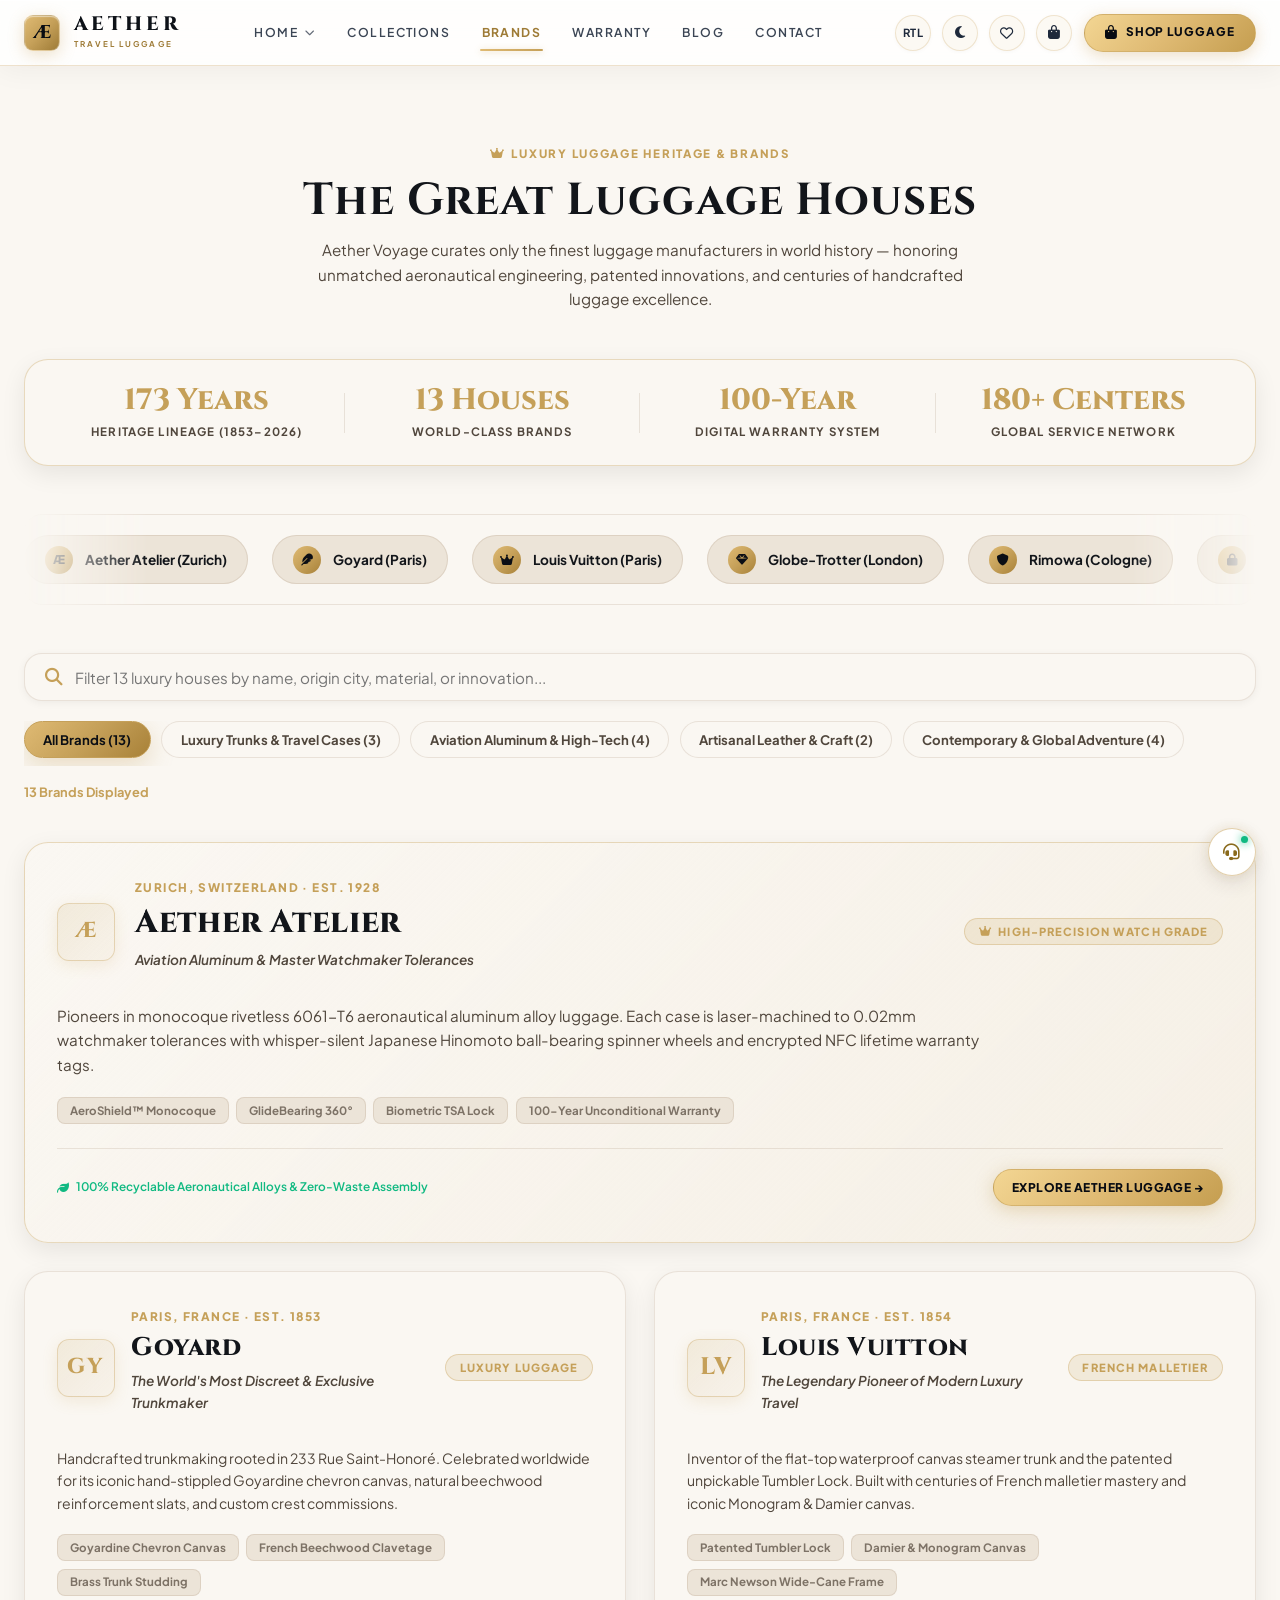
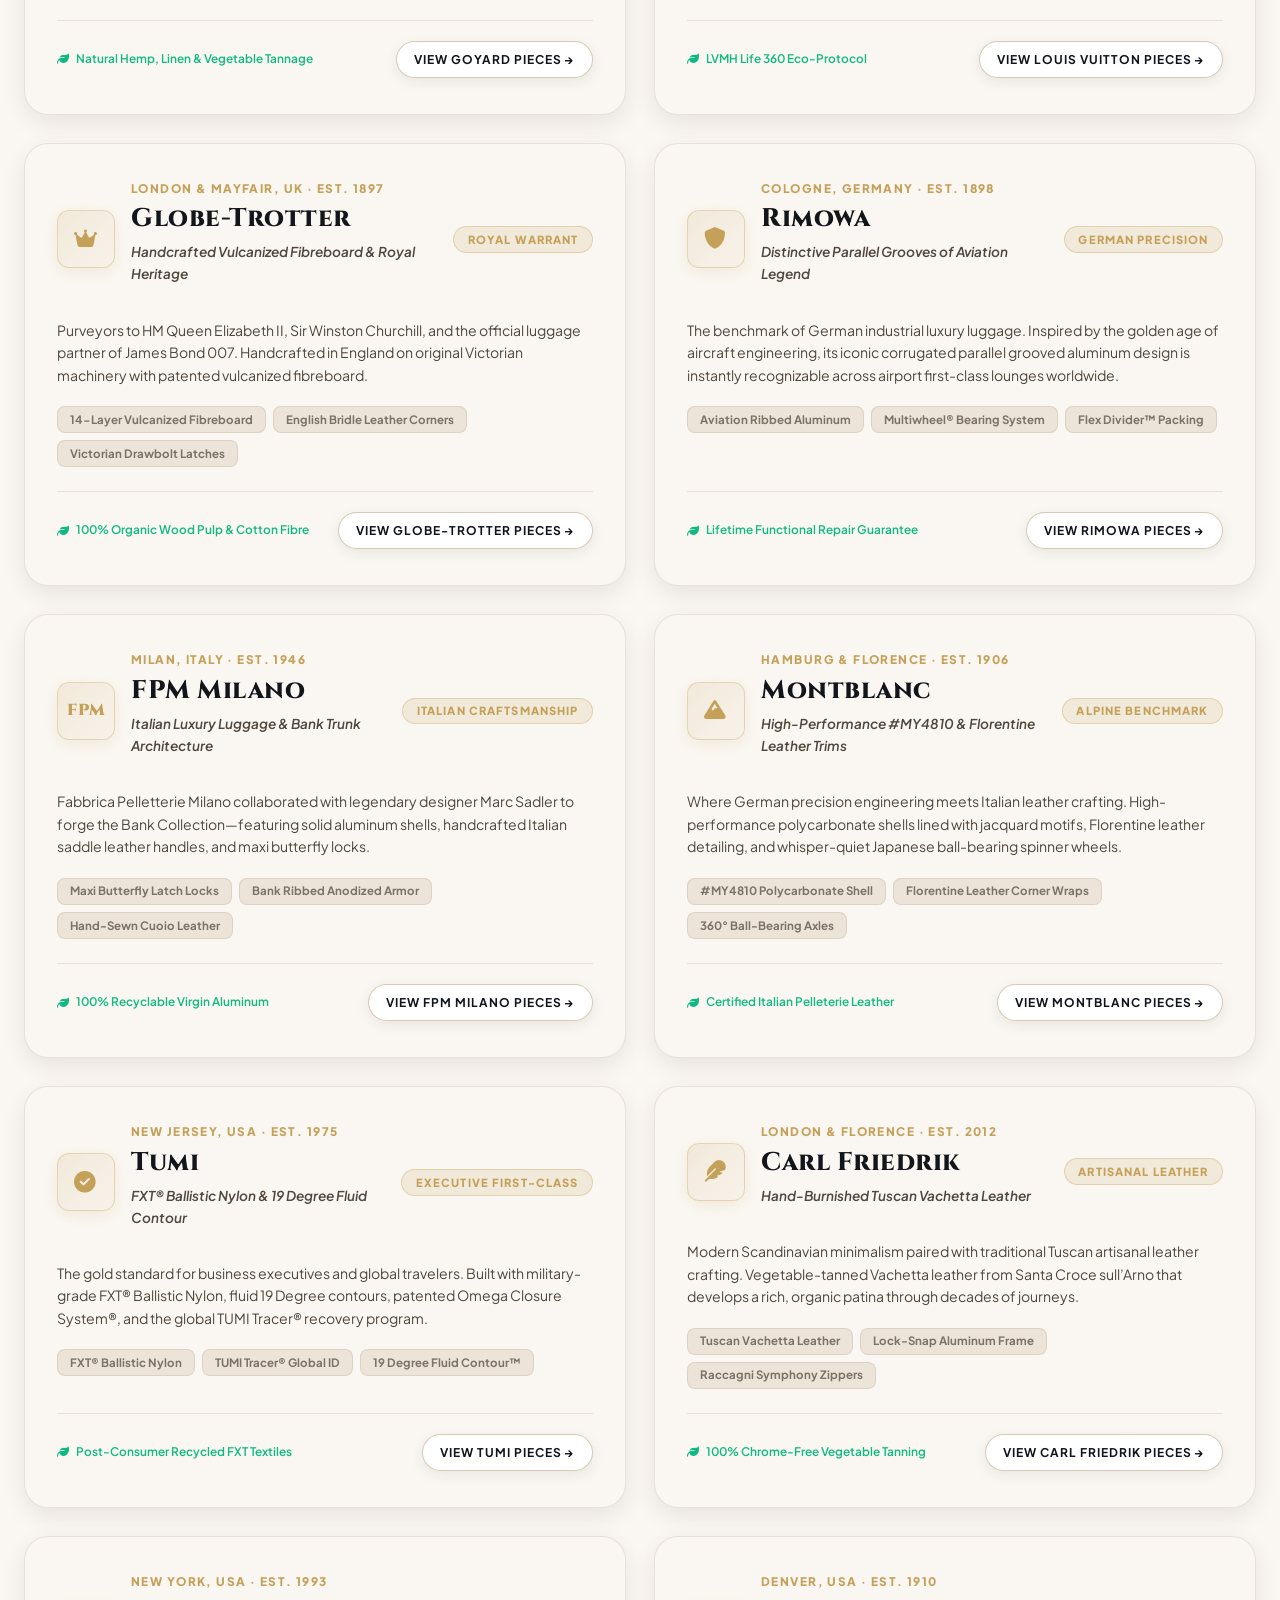
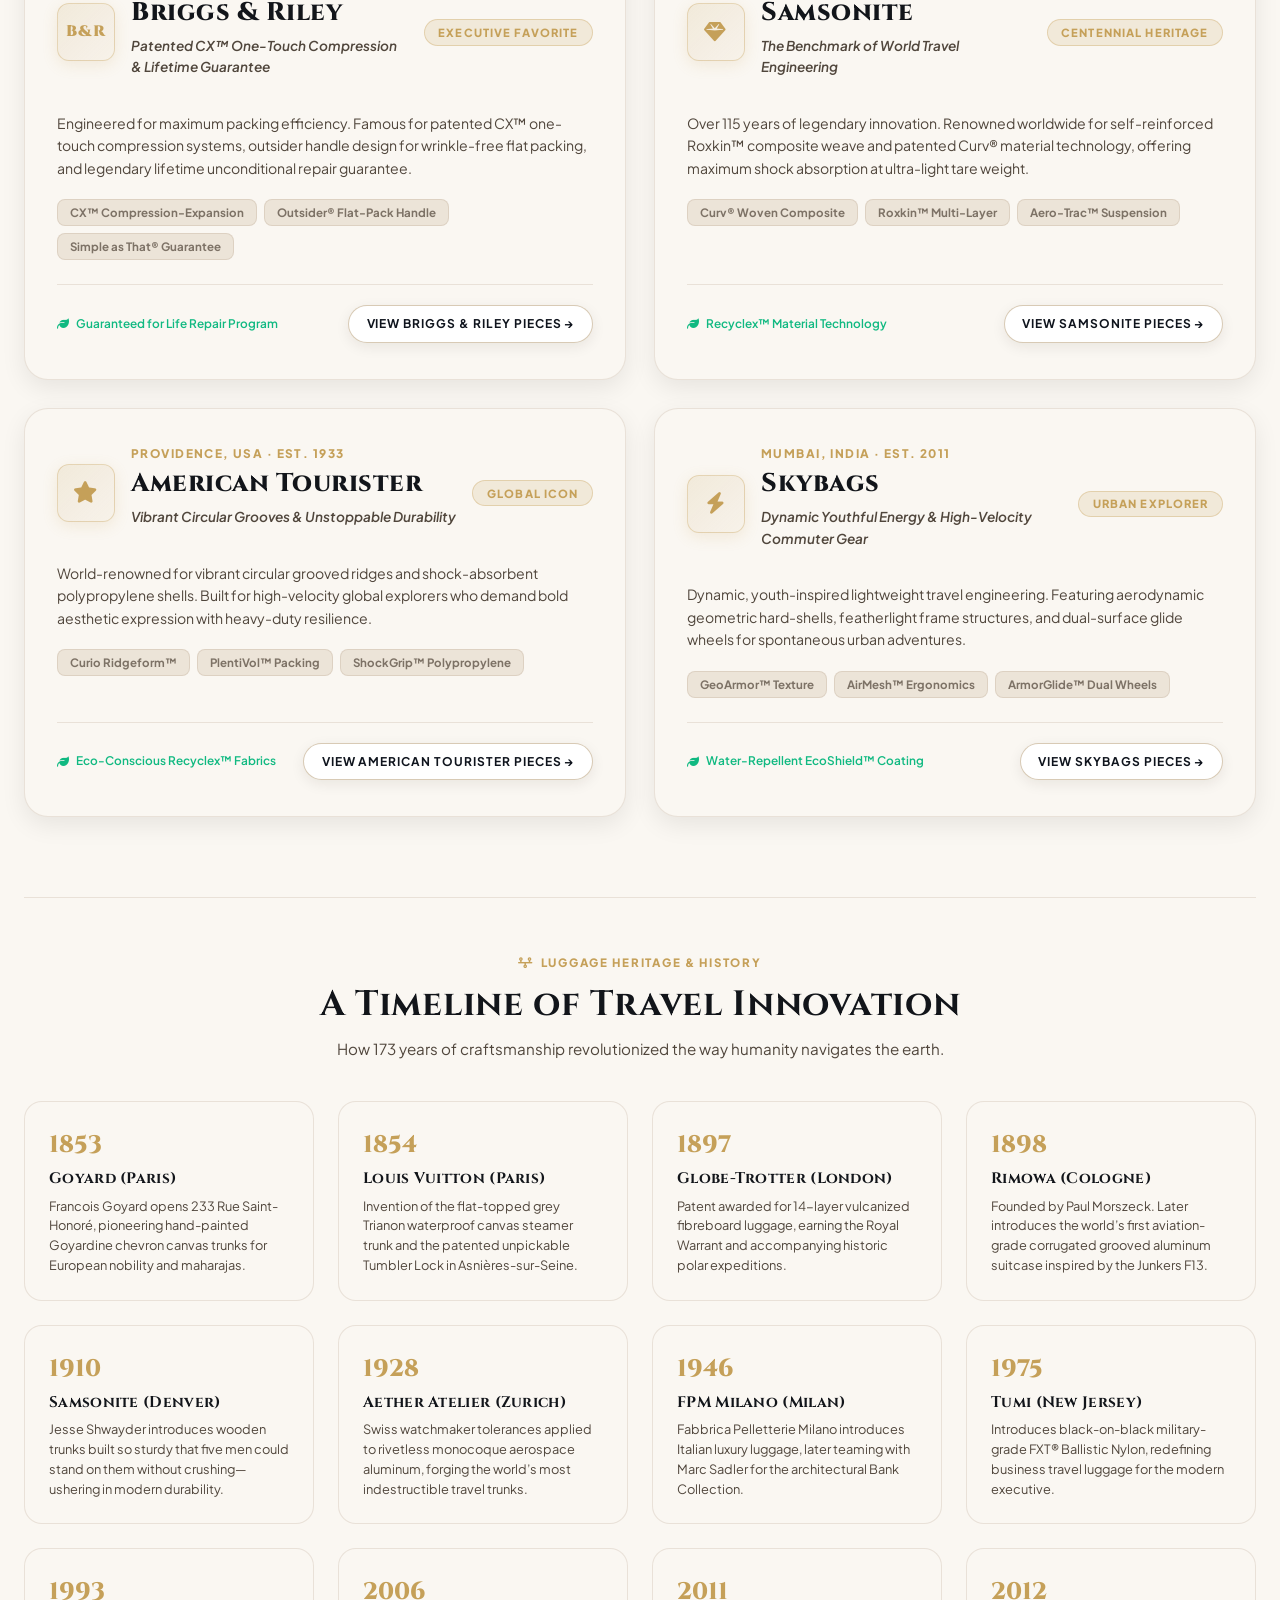
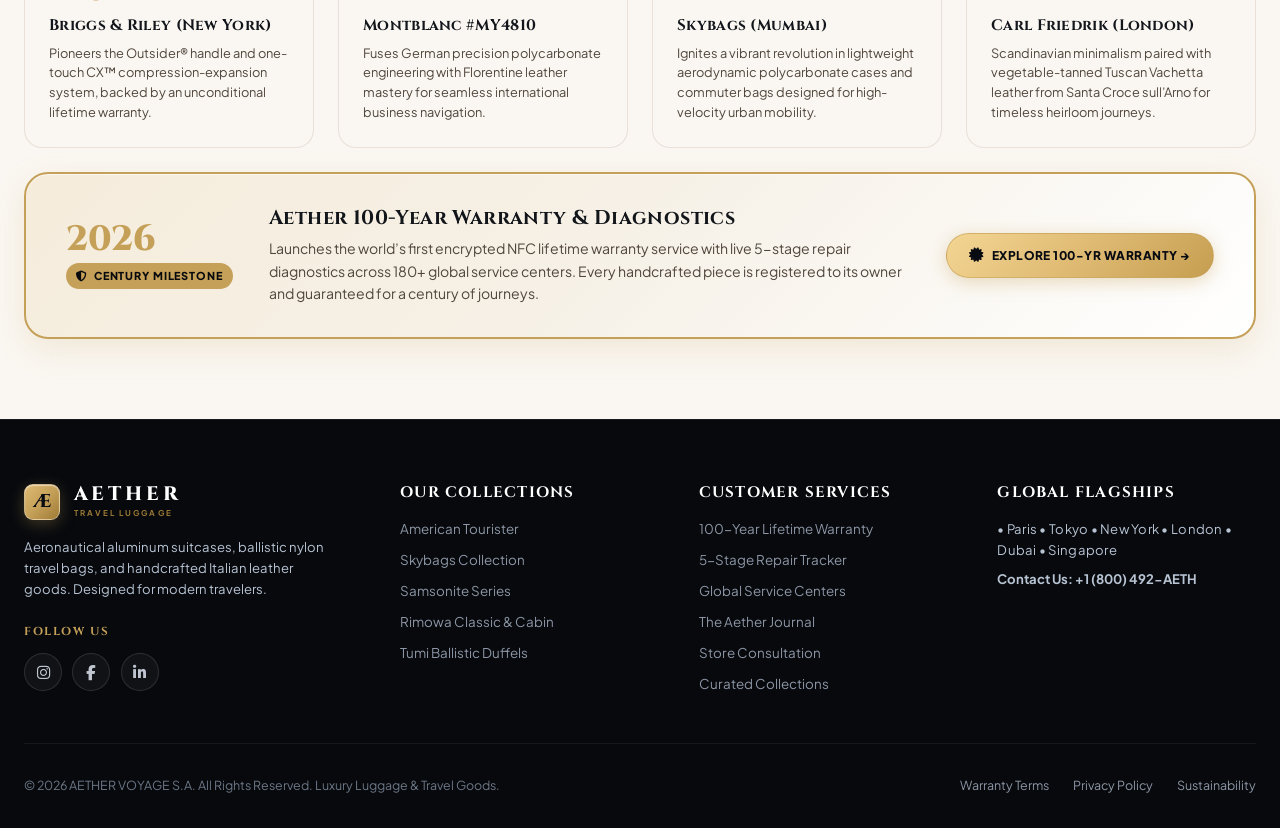
<file: brands.html>
<!DOCTYPE html>
<html lang="en" dir="ltr" data-theme="light">
<head>
    <!-- Instant Theme & Layout Initializer (Prevents Flash of Dark/Light Theme on Navigation) -->
    <script>
        (function() {
            try {
                var savedTheme = localStorage.getItem('aether_theme') || 'light';
                var savedDir = localStorage.getItem('aether_dir') || 'ltr';
                document.documentElement.setAttribute('data-theme', savedTheme);
                document.documentElement.setAttribute('dir', savedDir);
                document.documentElement.setAttribute('lang', savedDir === 'rtl' ? 'ar' : 'en');
            } catch(e) {}
        })();
    </script>

    <meta charset="UTF-8" />
    <meta name="viewport" content="width=device-width, initial-scale=1.0" />
    <meta name="description" content="AETHER VOYAGE Brand Heritage — Discover American Tourister, Skybags, Samsonite, Rimowa, Tumi, Carl Friedrik, and Aether Atelier craftsmanship and origins." />
    <title>Brand Heritage & Partners — AETHER VOYAGE</title>

    <!-- Favicon & Brand Touch Icons -->
    <link rel="icon" type="image/svg+xml" href="assets/images/favicon.svg" />
    <link rel="icon" type="image/png" sizes="32x32" href="assets/images/favicon-32x32.png" />
    <link rel="icon" type="image/png" sizes="16x16" href="assets/images/favicon-16x16.png" />
    <link rel="apple-touch-icon" sizes="180x180" href="assets/images/apple-touch-icon.png" />
    <link rel="shortcut icon" href="favicon.ico" />
    <link rel="manifest" href="site.webmanifest" />
    <meta name="theme-color" content="#dfba73" />

    <!-- Google Fonts -->
    <link rel="preconnect" href="https://fonts.googleapis.com">
    <link rel="preconnect" href="https://fonts.gstatic.com" crossorigin>
    <link href="https://fonts.googleapis.com/css2?family=Cinzel:wght@500;600;700;800;900&family=Playfair+Display:ital,wght@0,500;0,600;0,700;0,800;1,600&family=Plus+Jakarta+Sans:wght@300;400;500;600;700;800&display=swap" rel="stylesheet">

    <!-- FontAwesome 6 Icons CDN -->
    <link rel="stylesheet" href="https://cdnjs.cloudflare.com/ajax/libs/font-awesome/6.5.1/css/all.min.css" />

    <!-- Master Stylesheet -->
    <link rel="stylesheet" href="css/style.css" />
</head>
<body>

    <!-- Header -->
    <header class="site-header" id="siteHeader">
        <div class="container header-container">
            <a href="index.html" class="brand-logo" aria-label="Aether Voyage Home">
                <div class="logo-monogram">Æ</div>
                <div class="logo-text-group">
                    <span class="logo-title">AETHER</span>
                    <span class="logo-subtitle">TRAVEL LUGGAGE</span>
                </div>
            </a>

            <nav class="nav-menu" aria-label="Primary Navigation">
                <div class="nav-item-dropdown">
                    <a href="index.html" class="nav-link dropdown-toggle">
                        <span>Home</span>
                        <i class="fa-solid fa-chevron-down nav-dropdown-arrow"></i>
                    </a>
                    <div class="nav-dropdown-menu">
                        <a href="index.html" class="nav-dropdown-item">
                            <div class="dropdown-item-icon">
                                <i class="fa-solid fa-landmark"></i>
                            </div>
                            <div class="dropdown-item-content">
                                <div class="dropdown-item-title">Home 1: Flagship Showcase</div>
                                <div class="dropdown-item-desc">Classic brand collections & travel luggage</div>
                            </div>
                        </a>
                        <a href="home2.html" class="nav-dropdown-item">
                            <div class="dropdown-item-icon">
                                <i class="fa-solid fa-wand-magic-sparkles"></i>
                            </div>
                            <div class="dropdown-item-content">
                                <div class="dropdown-item-title">Home 2: Bespoke Studio</div>
                                <div class="dropdown-item-desc">Customize bag designs, colors & monograms</div>
                            </div>
                            <span class="dropdown-item-badge">New</span>
                        </a>
                    </div>
                </div>
                <a href="collections.html" class="nav-link">Collections</a>
                <a href="brands.html" class="nav-link active">Brands</a>
                <a href="warranty.html" class="nav-link" title="100-Year Warranty & Repair">Warranty</a>
                <a href="blog.html" class="nav-link">Blog</a>
                <a href="contact.html" class="nav-link" title="Contact Concierge">Contact</a>
            </nav>

            <div class="header-actions">

                <button id="dirToggle" class="compact-tool-btn" title="Toggle Layout Direction (LTR/RTL)">
                    <span>RTL</span>
                </button>

                <button id="themeToggle" class="compact-tool-btn" title="Toggle Dark / Light Theme">
                    <i class="fa-solid fa-sun"></i>
                </button>

                <button id="wishlistBtn" class="compact-tool-btn wishlist-open-btn" title="Open Wishlist">
                    <i class="fa-regular fa-heart"></i>
                    <span class="action-badge wishlist-count-badge" style="display: none;">0</span>
                </button>

                <button id="cartBtn" class="compact-tool-btn cart-open-btn" title="Open Luggage Cart">
                    <i class="fa-solid fa-bag-shopping"></i>
                    <span class="action-badge cart-count-badge" style="display: none;">0</span>
                </button>

                <a href="collections.html" class="header-cta-btn" id="headerCtaBtn" title="Shop Curated Luxury Luggage">
                    <i class="fa-solid fa-bag-shopping"></i>
                    <span>Shop Luggage</span>
                </a>

                <button id="mobileMenuToggle" class="hamburger-btn" aria-label="Open Mobile Menu">
                    <i class="fa-solid fa-bars"></i>
                </button>
            </div>
        </div>
    </header>

    <!-- Mobile Drawer -->
    <div class="mobile-nav-drawer" id="mobileMenu">
        <div class="mobile-nav-header">
            <a href="index.html" class="brand-logo" aria-label="Aether Voyage Home">
                <div class="logo-monogram">Æ</div>
                <span class="logo-title">AETHER</span>
            </a>
            <button class="drawer-close-btn" id="mobileMenuClose"><i class="fa-solid fa-xmark"></i></button>
        </div>
        <div class="mobile-nav-links">
            <div class="mobile-nav-dropdown-section">
                <a href="index.html" class="mobile-nav-link">
                    <i class="fa-solid fa-house"></i> Home
                </a>
                <div class="mobile-nav-subgroup">
                    <a href="index.html" class="mobile-nav-sublink">
                        <span>Home 1: Flagship Showcase</span>
                        <i class="fa-solid fa-landmark"></i>
                    </a>
                    <a href="home2.html" class="mobile-nav-sublink">
                        <span>Home 2: Bespoke Studio</span>
                        <i class="fa-solid fa-wand-magic-sparkles"></i>
                    </a>
                </div>
            </div>
            <a href="collections.html" class="mobile-nav-link"><i class="fa-solid fa-suitcase-rolling"></i> Collections</a>
            <a href="brands.html" class="mobile-nav-link active"><i class="fa-solid fa-award"></i> Brands</a>
            <a href="warranty.html" class="mobile-nav-link"><i class="fa-solid fa-shield-halved"></i> 100-Year Warranty</a>
            <a href="blog.html" class="mobile-nav-link"><i class="fa-solid fa-newspaper"></i> Blog & Journal</a>
            <a href="contact.html" class="mobile-nav-link"><i class="fa-solid fa-headset"></i> Contact Us</a>
            <a href="collections.html" class="mobile-nav-link mobile-nav-cta">
                <i class="fa-solid fa-suitcase-rolling"></i> <span>Shop Luggage</span>
            </a>
            <a href="#wishlist" class="mobile-nav-link wishlist-open-btn">
                <i class="fa-regular fa-heart"></i>
                <span>Private Wishlist</span>
                <span class="action-badge wishlist-count-badge" style="margin-left: auto; display: none;">0</span>
            </a>
        </div>
        <div class="mobile-nav-footer">
            <div class="mobile-tools-grid">
                <button id="themeToggleMobile" class="btn btn-secondary btn-sm" style="flex:1;"><i class="fa-solid fa-sun"></i> Theme</button>
                <button id="dirToggleMobile" class="btn btn-secondary btn-sm" style="flex:1;"><span>RTL / LTR</span></button>
            </div>
        </div>
    </div>

    <div class="drawer-backdrop" id="drawerBackdrop"></div>

    <!-- Main Brands Heritage Content -->
    <main id="mainContent">
        <section class="catalog-section">
            <div class="container">
                <!-- Section Header -->
                <div class="section-header">
                    <span class="section-eyebrow"><i class="fa-solid fa-crown"></i> Luxury Luggage Heritage & Brands</span>
                    <h1 class="section-title">The Great Luggage Houses</h1>
                    <p class="section-subtitle">Aether Voyage curates only the finest luggage manufacturers in world history — honoring unmatched aeronautical engineering, patented innovations, and centuries of handcrafted luggage excellence.</p>
                </div>

                <!-- Hero Metrics Counter Bar -->
                <div class="brand-hero-metrics">
                    <div class="brand-metric-cell">
                        <span class="brand-metric-num">173 Years</span>
                        <span class="brand-metric-lbl">Heritage Lineage (1853–2026)</span>
                    </div>
                    <div class="brand-metric-cell">
                        <span class="brand-metric-num">13 Houses</span>
                        <span class="brand-metric-lbl">World-Class Brands</span>
                    </div>
                    <div class="brand-metric-cell">
                        <span class="brand-metric-num">100-Year</span>
                        <span class="brand-metric-lbl">Digital Warranty System</span>
                    </div>
                    <div class="brand-metric-cell">
                        <span class="brand-metric-num">180+ Centers</span>
                        <span class="brand-metric-lbl">Global Service Network</span>
                    </div>
                </div>

                <!-- Infinite Brand Logo Marquee Banner -->
                <div class="brand-marquee-section">
                    <div class="brand-marquee-track">
                        <a href="collections.html?brand=Aether+Atelier" class="brand-marquee-badge">
                            <span class="brand-marquee-icon">Æ</span>
                            <span>Aether Atelier (Zurich)</span>
                        </a>
                        <a href="collections.html?brand=Goyard" class="brand-marquee-badge">
                            <span class="brand-marquee-icon"><i class="fa-solid fa-feather"></i></span>
                            <span>Goyard (Paris)</span>
                        </a>
                        <a href="collections.html?brand=Louis+Vuitton" class="brand-marquee-badge">
                            <span class="brand-marquee-icon"><i class="fa-solid fa-crown"></i></span>
                            <span>Louis Vuitton (Paris)</span>
                        </a>
                        <a href="collections.html?brand=Globe-Trotter" class="brand-marquee-badge">
                            <span class="brand-marquee-icon"><i class="fa-solid fa-gem"></i></span>
                            <span>Globe-Trotter (London)</span>
                        </a>
                        <a href="collections.html?brand=Rimowa" class="brand-marquee-badge">
                            <span class="brand-marquee-icon"><i class="fa-solid fa-shield"></i></span>
                            <span>Rimowa (Cologne)</span>
                        </a>
                        <a href="collections.html?brand=FPM+Milano" class="brand-marquee-badge">
                            <span class="brand-marquee-icon"><i class="fa-solid fa-lock"></i></span>
                            <span>FPM Milano (Milan)</span>
                        </a>
                        <a href="collections.html?brand=Montblanc" class="brand-marquee-badge">
                            <span class="brand-marquee-icon"><i class="fa-solid fa-mountain"></i></span>
                            <span>Montblanc (Hamburg)</span>
                        </a>
                        <a href="collections.html?brand=Tumi" class="brand-marquee-badge">
                            <span class="brand-marquee-icon"><i class="fa-solid fa-circle-check"></i></span>
                            <span>Tumi (New Jersey)</span>
                        </a>
                        <a href="collections.html?brand=Carl+Friedrik" class="brand-marquee-badge">
                            <span class="brand-marquee-icon"><i class="fa-solid fa-ribbon"></i></span>
                            <span>Carl Friedrik (London & Florence)</span>
                        </a>
                        <a href="collections.html?brand=Samsonite" class="brand-marquee-badge">
                            <span class="brand-marquee-icon"><i class="fa-solid fa-earth-americas"></i></span>
                            <span>Samsonite (Denver)</span>
                        </a>
                        <a href="collections.html?brand=Briggs+%26+Riley" class="brand-marquee-badge">
                            <span class="brand-marquee-icon"><i class="fa-solid fa-compass"></i></span>
                            <span>Briggs & Riley (New York)</span>
                        </a>
                        <a href="collections.html?brand=American+Tourister" class="brand-marquee-badge">
                            <span class="brand-marquee-icon"><i class="fa-solid fa-star"></i></span>
                            <span>American Tourister (Providence)</span>
                        </a>
                        <a href="collections.html?brand=Skybags" class="brand-marquee-badge">
                            <span class="brand-marquee-icon"><i class="fa-solid fa-bolt"></i></span>
                            <span>Skybags (Mumbai)</span>
                        </a>

                        <!-- Duplicate set for seamless infinite loop -->
                        <a href="collections.html?brand=Aether+Atelier" class="brand-marquee-badge">
                            <span class="brand-marquee-icon">Æ</span>
                            <span>Aether Atelier (Zurich)</span>
                        </a>
                        <a href="collections.html?brand=Goyard" class="brand-marquee-badge">
                            <span class="brand-marquee-icon"><i class="fa-solid fa-feather"></i></span>
                            <span>Goyard (Paris)</span>
                        </a>
                        <a href="collections.html?brand=Louis+Vuitton" class="brand-marquee-badge">
                            <span class="brand-marquee-icon"><i class="fa-solid fa-crown"></i></span>
                            <span>Louis Vuitton (Paris)</span>
                        </a>
                        <a href="collections.html?brand=Globe-Trotter" class="brand-marquee-badge">
                            <span class="brand-marquee-icon"><i class="fa-solid fa-gem"></i></span>
                            <span>Globe-Trotter (London)</span>
                        </a>
                        <a href="collections.html?brand=Rimowa" class="brand-marquee-badge">
                            <span class="brand-marquee-icon"><i class="fa-solid fa-shield"></i></span>
                            <span>Rimowa (Cologne)</span>
                        </a>
                        <a href="collections.html?brand=FPM+Milano" class="brand-marquee-badge">
                            <span class="brand-marquee-icon"><i class="fa-solid fa-lock"></i></span>
                            <span>FPM Milano (Milan)</span>
                        </a>
                        <a href="collections.html?brand=Montblanc" class="brand-marquee-badge">
                            <span class="brand-marquee-icon"><i class="fa-solid fa-mountain"></i></span>
                            <span>Montblanc (Hamburg)</span>
                        </a>
                        <a href="collections.html?brand=Tumi" class="brand-marquee-badge">
                            <span class="brand-marquee-icon"><i class="fa-solid fa-circle-check"></i></span>
                            <span>Tumi (New Jersey)</span>
                        </a>
                        <a href="collections.html?brand=Carl+Friedrik" class="brand-marquee-badge">
                            <span class="brand-marquee-icon"><i class="fa-solid fa-ribbon"></i></span>
                            <span>Carl Friedrik (London & Florence)</span>
                        </a>
                        <a href="collections.html?brand=Samsonite" class="brand-marquee-badge">
                            <span class="brand-marquee-icon"><i class="fa-solid fa-earth-americas"></i></span>
                            <span>Samsonite (Denver)</span>
                        </a>
                        <a href="collections.html?brand=Briggs+%26+Riley" class="brand-marquee-badge">
                            <span class="brand-marquee-icon"><i class="fa-solid fa-compass"></i></span>
                            <span>Briggs & Riley (New York)</span>
                        </a>
                        <a href="collections.html?brand=American+Tourister" class="brand-marquee-badge">
                            <span class="brand-marquee-icon"><i class="fa-solid fa-star"></i></span>
                            <span>American Tourister (Providence)</span>
                        </a>
                        <a href="collections.html?brand=Skybags" class="brand-marquee-badge">
                            <span class="brand-marquee-icon"><i class="fa-solid fa-bolt"></i></span>
                            <span>Skybags (Mumbai)</span>
                        </a>
                    </div>
                </div>

                <!-- Brand Filter & Search Controls Bar -->
                <div class="brand-controls-wrapper">
                    <div class="brand-search-box">
                        <i class="fa-solid fa-magnifying-glass"></i>
                        <input type="text" id="brandSearchInput" placeholder="Filter 13 luxury houses by name, origin city, material, or innovation...">
                    </div>

                    <div style="display: flex; justify-content: space-between; align-items: center; flex-wrap: wrap; gap: 1rem;">
                        <div class="brand-category-pills">
                            <button class="brand-filter-pill active" data-category="all">All Brands (13)</button>
                            <button class="brand-filter-pill" data-category="haute-couture">Luxury Trunks & Travel Cases (3)</button>
                            <button class="brand-filter-pill" data-category="aviation-tech">Aviation Aluminum & High-Tech (4)</button>
                            <button class="brand-filter-pill" data-category="artisanal-leather">Artisanal Leather & Craft (2)</button>
                            <button class="brand-filter-pill" data-category="contemporary">Contemporary & Global Adventure (4)</button>
                        </div>
                        <span id="brandResultCount" style="font-size: 0.8rem; font-weight: 700; color: var(--color-gold);">13 Brands Displayed</span>
                    </div>
                </div>

                <!-- Luxury Brand Showcase Bento Grid -->
                <div class="brand-grid" id="brandCardsGrid">

                    <!-- 1. Aether Atelier (Featured Grand Card) -->
                    <div class="brand-luxury-card brand-col-12" data-category="aviation-tech" style="background: linear-gradient(135deg, var(--bg-card) 0%, rgba(197, 160, 89, 0.08) 100%); border-color: var(--border-gold-subtle);">
                        <div>
                            <div class="brand-card-header">
                                <div style="display: flex; align-items: center; gap: 1.25rem;">
                                    <div class="brand-crest-box">Æ</div>
                                    <div>
                                        <span class="brand-card-origin">Zurich, Switzerland · Est. 1928</span>
                                        <h2 class="brand-card-name" style="font-size: 2rem;">Aether Atelier</h2>
                                        <p class="brand-card-tagline">Aviation Aluminum & Master Watchmaker Tolerances</p>
                                    </div>
                                </div>
                                <span class="brand-badge-tag"><i class="fa-solid fa-crown"></i> High-Precision Watch Grade</span>
                            </div>
                            <p class="brand-card-desc" style="max-width: 950px; font-size: 0.95rem;">
                                Pioneers in monocoque rivetless 6061-T6 aeronautical aluminum alloy luggage. Each case is laser-machined to 0.02mm watchmaker tolerances with whisper-silent Japanese Hinomoto ball-bearing spinner wheels and encrypted NFC lifetime warranty tags.
                            </p>
                            <div class="brand-patents-list">
                                <span class="brand-patent-chip">AeroShield™ Monocoque</span>
                                <span class="brand-patent-chip">GlideBearing 360°</span>
                                <span class="brand-patent-chip">Biometric TSA Lock</span>
                                <span class="brand-patent-chip">100-Year Unconditional Warranty</span>
                            </div>
                        </div>
                        <div class="brand-card-footer">
                            <span class="brand-sustainability-badge"><i class="fa-solid fa-leaf"></i> 100% Recyclable Aeronautical Alloys & Zero-Waste Assembly</span>
                            <a href="collections.html?brand=Aether+Atelier" class="btn btn-primary btn-sm">
                                Explore Aether Luggage &rarr;
                            </a>
                        </div>
                    </div>

                    <!-- 2. Goyard -->
                    <div class="brand-luxury-card brand-col-6" data-category="haute-couture">
                        <div>
                            <div class="brand-card-header">
                                <div style="display: flex; align-items: center; gap: 1rem;">
                                    <div class="brand-crest-box" style="font-family: var(--font-serif); letter-spacing: 0.1em;">GY</div>
                                    <div>
                                        <span class="brand-card-origin">Paris, France · Est. 1853</span>
                                        <h3 class="brand-card-name">Goyard</h3>
                                        <p class="brand-card-tagline">The World's Most Discreet & Exclusive Trunkmaker</p>
                                    </div>
                                </div>
                                <span class="brand-badge-tag">Luxury Luggage</span>
                            </div>
                            <p class="brand-card-desc">
                                Handcrafted trunkmaking rooted in 233 Rue Saint-Honoré. Celebrated worldwide for its iconic hand-stippled Goyardine chevron canvas, natural beechwood reinforcement slats, and custom crest commissions.
                            </p>
                            <div class="brand-patents-list">
                                <span class="brand-patent-chip">Goyardine Chevron Canvas</span>
                                <span class="brand-patent-chip">French Beechwood Clavetage</span>
                                <span class="brand-patent-chip">Brass Trunk Studding</span>
                            </div>
                        </div>
                        <div class="brand-card-footer">
                            <span class="brand-sustainability-badge"><i class="fa-solid fa-leaf"></i> Natural Hemp, Linen & Vegetable Tannage</span>
                            <a href="collections.html?brand=Goyard" class="btn btn-secondary btn-sm">
                                View Goyard Pieces &rarr;
                            </a>
                        </div>
                    </div>

                    <!-- 3. Louis Vuitton -->
                    <div class="brand-luxury-card brand-col-6" data-category="haute-couture">
                        <div>
                            <div class="brand-card-header">
                                <div style="display: flex; align-items: center; gap: 1rem;">
                                    <div class="brand-crest-box" style="font-family: var(--font-serif); font-size: 1.5rem;">LV</div>
                                    <div>
                                        <span class="brand-card-origin">Paris, France · Est. 1854</span>
                                        <h3 class="brand-card-name">Louis Vuitton</h3>
                                        <p class="brand-card-tagline">The Legendary Pioneer of Modern Luxury Travel</p>
                                    </div>
                                </div>
                                <span class="brand-badge-tag">French Malletier</span>
                            </div>
                            <p class="brand-card-desc">
                                Inventor of the flat-top waterproof canvas steamer trunk and the patented unpickable Tumbler Lock. Built with centuries of French malletier mastery and iconic Monogram & Damier canvas.
                            </p>
                            <div class="brand-patents-list">
                                <span class="brand-patent-chip">Patented Tumbler Lock</span>
                                <span class="brand-patent-chip">Damier & Monogram Canvas</span>
                                <span class="brand-patent-chip">Marc Newson Wide-Cane Frame</span>
                            </div>
                        </div>
                        <div class="brand-card-footer">
                            <span class="brand-sustainability-badge"><i class="fa-solid fa-leaf"></i> LVMH Life 360 Eco-Protocol</span>
                            <a href="collections.html?brand=Louis+Vuitton" class="btn btn-secondary btn-sm">
                                View Louis Vuitton Pieces &rarr;
                            </a>
                        </div>
                    </div>

                    <!-- 4. Globe-Trotter -->
                    <div class="brand-luxury-card brand-col-6" data-category="haute-couture">
                        <div>
                            <div class="brand-card-header">
                                <div style="display: flex; align-items: center; gap: 1rem;">
                                    <div class="brand-crest-box" style="font-family: var(--font-serif); font-size: 1.25rem;"><i class="fa-solid fa-crown"></i></div>
                                    <div>
                                        <span class="brand-card-origin">London & Mayfair, UK · Est. 1897</span>
                                        <h3 class="brand-card-name">Globe-Trotter</h3>
                                        <p class="brand-card-tagline">Handcrafted Vulcanized Fibreboard & Royal Heritage</p>
                                    </div>
                                </div>
                                <span class="brand-badge-tag">Royal Warrant</span>
                            </div>
                            <p class="brand-card-desc">
                                Purveyors to HM Queen Elizabeth II, Sir Winston Churchill, and the official luggage partner of James Bond 007. Handcrafted in England on original Victorian machinery with patented vulcanized fibreboard.
                            </p>
                            <div class="brand-patents-list">
                                <span class="brand-patent-chip">14-Layer Vulcanized Fibreboard</span>
                                <span class="brand-patent-chip">English Bridle Leather Corners</span>
                                <span class="brand-patent-chip">Victorian Drawbolt Latches</span>
                            </div>
                        </div>
                        <div class="brand-card-footer">
                            <span class="brand-sustainability-badge"><i class="fa-solid fa-leaf"></i> 100% Organic Wood Pulp & Cotton Fibre</span>
                            <a href="collections.html?brand=Globe-Trotter" class="btn btn-secondary btn-sm">
                                View Globe-Trotter Pieces &rarr;
                            </a>
                        </div>
                    </div>

                    <!-- 5. Rimowa -->
                    <div class="brand-luxury-card brand-col-6" data-category="aviation-tech">
                        <div>
                            <div class="brand-card-header">
                                <div style="display: flex; align-items: center; gap: 1rem;">
                                    <div class="brand-crest-box"><i class="fa-solid fa-shield"></i></div>
                                    <div>
                                        <span class="brand-card-origin">Cologne, Germany · Est. 1898</span>
                                        <h3 class="brand-card-name">Rimowa</h3>
                                        <p class="brand-card-tagline">Distinctive Parallel Grooves of Aviation Legend</p>
                                    </div>
                                </div>
                                <span class="brand-badge-tag">German Precision</span>
                            </div>
                            <p class="brand-card-desc">
                                The benchmark of German industrial luxury luggage. Inspired by the golden age of aircraft engineering, its iconic corrugated parallel grooved aluminum design is instantly recognizable across airport first-class lounges worldwide.
                            </p>
                            <div class="brand-patents-list">
                                <span class="brand-patent-chip">Aviation Ribbed Aluminum</span>
                                <span class="brand-patent-chip">Multiwheel® Bearing System</span>
                                <span class="brand-patent-chip">Flex Divider™ Packing</span>
                            </div>
                        </div>
                        <div class="brand-card-footer">
                            <span class="brand-sustainability-badge"><i class="fa-solid fa-leaf"></i> Lifetime Functional Repair Guarantee</span>
                            <a href="collections.html?brand=Rimowa" class="btn btn-secondary btn-sm">
                                View Rimowa Pieces &rarr;
                            </a>
                        </div>
                    </div>

                    <!-- 6. FPM Milano -->
                    <div class="brand-luxury-card brand-col-6" data-category="aviation-tech">
                        <div>
                            <div class="brand-card-header">
                                <div style="display: flex; align-items: center; gap: 1rem;">
                                    <div class="brand-crest-box" style="font-size: 1rem; font-weight: 900;">FPM</div>
                                    <div>
                                        <span class="brand-card-origin">Milan, Italy · Est. 1946</span>
                                        <h3 class="brand-card-name">FPM Milano</h3>
                                        <p class="brand-card-tagline">Italian Luxury Luggage & Bank Trunk Architecture</p>
                                    </div>
                                </div>
                                <span class="brand-badge-tag">Italian Craftsmanship</span>
                            </div>
                            <p class="brand-card-desc">
                                Fabbrica Pelletterie Milano collaborated with legendary designer Marc Sadler to forge the Bank Collection—featuring solid aluminum shells, handcrafted Italian saddle leather handles, and maxi butterfly locks.
                            </p>
                            <div class="brand-patents-list">
                                <span class="brand-patent-chip">Maxi Butterfly Latch Locks</span>
                                <span class="brand-patent-chip">Bank Ribbed Anodized Armor</span>
                                <span class="brand-patent-chip">Hand-Sewn Cuoio Leather</span>
                            </div>
                        </div>
                        <div class="brand-card-footer">
                            <span class="brand-sustainability-badge"><i class="fa-solid fa-leaf"></i> 100% Recyclable Virgin Aluminum</span>
                            <a href="collections.html?brand=FPM+Milano" class="btn btn-secondary btn-sm">
                                View FPM Milano Pieces &rarr;
                            </a>
                        </div>
                    </div>

                    <!-- 7. Montblanc -->
                    <div class="brand-luxury-card brand-col-6" data-category="artisanal-leather">
                        <div>
                            <div class="brand-card-header">
                                <div style="display: flex; align-items: center; gap: 1rem;">
                                    <div class="brand-crest-box"><i class="fa-solid fa-mountain"></i></div>
                                    <div>
                                        <span class="brand-card-origin">Hamburg & Florence · Est. 1906</span>
                                        <h3 class="brand-card-name">Montblanc</h3>
                                        <p class="brand-card-tagline">High-Performance #MY4810 & Florentine Leather Trims</p>
                                    </div>
                                </div>
                                <span class="brand-badge-tag">Alpine Benchmark</span>
                            </div>
                            <p class="brand-card-desc">
                                Where German precision engineering meets Italian leather crafting. High-performance polycarbonate shells lined with jacquard motifs, Florentine leather detailing, and whisper-quiet Japanese ball-bearing spinner wheels.
                            </p>
                            <div class="brand-patents-list">
                                <span class="brand-patent-chip">#MY4810 Polycarbonate Shell</span>
                                <span class="brand-patent-chip">Florentine Leather Corner Wraps</span>
                                <span class="brand-patent-chip">360° Ball-Bearing Axles</span>
                            </div>
                        </div>
                        <div class="brand-card-footer">
                            <span class="brand-sustainability-badge"><i class="fa-solid fa-leaf"></i> Certified Italian Pelleterie Leather</span>
                            <a href="collections.html?brand=Montblanc" class="btn btn-secondary btn-sm">
                                View Montblanc Pieces &rarr;
                            </a>
                        </div>
                    </div>

                    <!-- 8. Tumi -->
                    <div class="brand-luxury-card brand-col-6" data-category="aviation-tech">
                        <div>
                            <div class="brand-card-header">
                                <div style="display: flex; align-items: center; gap: 1rem;">
                                    <div class="brand-crest-box"><i class="fa-solid fa-circle-check"></i></div>
                                    <div>
                                        <span class="brand-card-origin">New Jersey, USA · Est. 1975</span>
                                        <h3 class="brand-card-name">Tumi</h3>
                                        <p class="brand-card-tagline">FXT® Ballistic Nylon & 19 Degree Fluid Contour</p>
                                    </div>
                                </div>
                                <span class="brand-badge-tag">Executive First-Class</span>
                            </div>
                            <p class="brand-card-desc">
                                The gold standard for business executives and global travelers. Built with military-grade FXT® Ballistic Nylon, fluid 19 Degree contours, patented Omega Closure System®, and the global TUMI Tracer® recovery program.
                            </p>
                            <div class="brand-patents-list">
                                <span class="brand-patent-chip">FXT® Ballistic Nylon</span>
                                <span class="brand-patent-chip">TUMI Tracer® Global ID</span>
                                <span class="brand-patent-chip">19 Degree Fluid Contour™</span>
                            </div>
                        </div>
                        <div class="brand-card-footer">
                            <span class="brand-sustainability-badge"><i class="fa-solid fa-leaf"></i> Post-Consumer Recycled FXT Textiles</span>
                            <a href="collections.html?brand=Tumi" class="btn btn-secondary btn-sm">
                                View Tumi Pieces &rarr;
                            </a>
                        </div>
                    </div>

                    <!-- 9. Carl Friedrik -->
                    <div class="brand-luxury-card brand-col-6" data-category="artisanal-leather">
                        <div>
                            <div class="brand-card-header">
                                <div style="display: flex; align-items: center; gap: 1rem;">
                                    <div class="brand-crest-box"><i class="fa-solid fa-feather"></i></div>
                                    <div>
                                        <span class="brand-card-origin">London & Florence · Est. 2012</span>
                                        <h3 class="brand-card-name">Carl Friedrik</h3>
                                        <p class="brand-card-tagline">Hand-Burnished Tuscan Vachetta Leather</p>
                                    </div>
                                </div>
                                <span class="brand-badge-tag">Artisanal Leather</span>
                            </div>
                            <p class="brand-card-desc">
                                Modern Scandinavian minimalism paired with traditional Tuscan artisanal leather crafting. Vegetable-tanned Vachetta leather from Santa Croce sull’Arno that develops a rich, organic patina through decades of journeys.
                            </p>
                            <div class="brand-patents-list">
                                <span class="brand-patent-chip">Tuscan Vachetta Leather</span>
                                <span class="brand-patent-chip">Lock-Snap Aluminum Frame</span>
                                <span class="brand-patent-chip">Raccagni Symphony Zippers</span>
                            </div>
                        </div>
                        <div class="brand-card-footer">
                            <span class="brand-sustainability-badge"><i class="fa-solid fa-leaf"></i> 100% Chrome-Free Vegetable Tanning</span>
                            <a href="collections.html?brand=Carl+Friedrik" class="btn btn-secondary btn-sm">
                                View Carl Friedrik Pieces &rarr;
                            </a>
                        </div>
                    </div>

                    <!-- 10. Briggs & Riley -->
                    <div class="brand-luxury-card brand-col-6" data-category="contemporary">
                        <div>
                            <div class="brand-card-header">
                                <div style="display: flex; align-items: center; gap: 1rem;">
                                    <div class="brand-crest-box" style="font-size: 0.95rem; font-weight: 900;">B&R</div>
                                    <div>
                                        <span class="brand-card-origin">New York, USA · Est. 1993</span>
                                        <h3 class="brand-card-name">Briggs & Riley</h3>
                                        <p class="brand-card-tagline">Patented CX™ One-Touch Compression & Lifetime Guarantee</p>
                                    </div>
                                </div>
                                <span class="brand-badge-tag">Executive Favorite</span>
                            </div>
                            <p class="brand-card-desc">
                                Engineered for maximum packing efficiency. Famous for patented CX™ one-touch compression systems, outsider handle design for wrinkle-free flat packing, and legendary lifetime unconditional repair guarantee.
                            </p>
                            <div class="brand-patents-list">
                                <span class="brand-patent-chip">CX™ Compression-Expansion</span>
                                <span class="brand-patent-chip">Outsider® Flat-Pack Handle</span>
                                <span class="brand-patent-chip">Simple as That® Guarantee</span>
                            </div>
                        </div>
                        <div class="brand-card-footer">
                            <span class="brand-sustainability-badge"><i class="fa-solid fa-leaf"></i> Guaranteed for Life Repair Program</span>
                            <a href="collections.html?brand=Briggs+%26+Riley" class="btn btn-secondary btn-sm">
                                View Briggs & Riley Pieces &rarr;
                            </a>
                        </div>
                    </div>

                    <!-- 11. Samsonite -->
                    <div class="brand-luxury-card brand-col-6" data-category="contemporary">
                        <div>
                            <div class="brand-card-header">
                                <div style="display: flex; align-items: center; gap: 1rem;">
                                    <div class="brand-crest-box"><i class="fa-solid fa-gem"></i></div>
                                    <div>
                                        <span class="brand-card-origin">Denver, USA · Est. 1910</span>
                                        <h3 class="brand-card-name">Samsonite</h3>
                                        <p class="brand-card-tagline">The Benchmark of World Travel Engineering</p>
                                    </div>
                                </div>
                                <span class="brand-badge-tag">Centennial Heritage</span>
                            </div>
                            <p class="brand-card-desc">
                                Over 115 years of legendary innovation. Renowned worldwide for self-reinforced Roxkin™ composite weave and patented Curv® material technology, offering maximum shock absorption at ultra-light tare weight.
                            </p>
                            <div class="brand-patents-list">
                                <span class="brand-patent-chip">Curv® Woven Composite</span>
                                <span class="brand-patent-chip">Roxkin™ Multi-Layer</span>
                                <span class="brand-patent-chip">Aero-Trac™ Suspension</span>
                            </div>
                        </div>
                        <div class="brand-card-footer">
                            <span class="brand-sustainability-badge"><i class="fa-solid fa-leaf"></i> Recyclex™ Material Technology</span>
                            <a href="collections.html?brand=Samsonite" class="btn btn-secondary btn-sm">
                                View Samsonite Pieces &rarr;
                            </a>
                        </div>
                    </div>

                    <!-- 12. American Tourister -->
                    <div class="brand-luxury-card brand-col-6" data-category="contemporary">
                        <div>
                            <div class="brand-card-header">
                                <div style="display: flex; align-items: center; gap: 1rem;">
                                    <div class="brand-crest-box"><i class="fa-solid fa-star"></i></div>
                                    <div>
                                        <span class="brand-card-origin">Providence, USA · Est. 1933</span>
                                        <h3 class="brand-card-name">American Tourister</h3>
                                        <p class="brand-card-tagline">Vibrant Circular Grooves & Unstoppable Durability</p>
                                    </div>
                                </div>
                                <span class="brand-badge-tag">Global Icon</span>
                            </div>
                            <p class="brand-card-desc">
                                World-renowned for vibrant circular grooved ridges and shock-absorbent polypropylene shells. Built for high-velocity global explorers who demand bold aesthetic expression with heavy-duty resilience.
                            </p>
                            <div class="brand-patents-list">
                                <span class="brand-patent-chip">Curio Ridgeform™</span>
                                <span class="brand-patent-chip">PlentiVol™ Packing</span>
                                <span class="brand-patent-chip">ShockGrip™ Polypropylene</span>
                            </div>
                        </div>
                        <div class="brand-card-footer">
                            <span class="brand-sustainability-badge"><i class="fa-solid fa-leaf"></i> Eco-Conscious Recyclex™ Fabrics</span>
                            <a href="collections.html?brand=American+Tourister" class="btn btn-secondary btn-sm">
                                View American Tourister Pieces &rarr;
                            </a>
                        </div>
                    </div>

                    <!-- 13. Skybags -->
                    <div class="brand-luxury-card brand-col-6" data-category="contemporary">
                        <div>
                            <div class="brand-card-header">
                                <div style="display: flex; align-items: center; gap: 1rem;">
                                    <div class="brand-crest-box"><i class="fa-solid fa-bolt"></i></div>
                                    <div>
                                        <span class="brand-card-origin">Mumbai, India · Est. 2011</span>
                                        <h3 class="brand-card-name">Skybags</h3>
                                        <p class="brand-card-tagline">Dynamic Youthful Energy & High-Velocity Commuter Gear</p>
                                    </div>
                                </div>
                                <span class="brand-badge-tag">Urban Explorer</span>
                            </div>
                            <p class="brand-card-desc">
                                Dynamic, youth-inspired lightweight travel engineering. Featuring aerodynamic geometric hard-shells, featherlight frame structures, and dual-surface glide wheels for spontaneous urban adventures.
                            </p>
                            <div class="brand-patents-list">
                                <span class="brand-patent-chip">GeoArmor™ Texture</span>
                                <span class="brand-patent-chip">AirMesh™ Ergonomics</span>
                                <span class="brand-patent-chip">ArmorGlide™ Dual Wheels</span>
                            </div>
                        </div>
                        <div class="brand-card-footer">
                            <span class="brand-sustainability-badge"><i class="fa-solid fa-leaf"></i> Water-Repellent EcoShield™ Coating</span>
                            <a href="collections.html?brand=Skybags" class="btn btn-secondary btn-sm">
                                View Skybags Pieces &rarr;
                            </a>
                        </div>
                    </div>

                </div>

                <!-- Heritage Timeline Section -->
                <div class="brand-timeline-section">
                    <div class="section-header" style="text-align: center; max-width: 820px; margin: 0 auto 2.5rem; display: flex; flex-direction: column; align-items: center;">
                        <span class="section-eyebrow" style="margin: 0 auto 0.75rem;"><i class="fa-solid fa-timeline"></i> Luggage Heritage & History</span>
                        <h2 class="section-title" style="font-size: 2.2rem; text-align: center;">A Timeline of Travel Innovation</h2>
                        <p class="section-subtitle" style="margin: 0 auto; text-align: center;">How 173 years of craftsmanship revolutionized the way humanity navigates the earth.</p>
                    </div>

                    <div class="timeline-track">
                        <div class="timeline-card">
                            <div class="timeline-year">1853</div>
                            <h4 class="timeline-title">Goyard (Paris)</h4>
                            <p class="timeline-text">Francois Goyard opens 233 Rue Saint-Honoré, pioneering hand-painted Goyardine chevron canvas trunks for European nobility and maharajas.</p>
                        </div>
                        <div class="timeline-card">
                            <div class="timeline-year">1854</div>
                            <h4 class="timeline-title">Louis Vuitton (Paris)</h4>
                            <p class="timeline-text">Invention of the flat-topped grey Trianon waterproof canvas steamer trunk and the patented unpickable Tumbler Lock in Asnières-sur-Seine.</p>
                        </div>
                        <div class="timeline-card">
                            <div class="timeline-year">1897</div>
                            <h4 class="timeline-title">Globe-Trotter (London)</h4>
                            <p class="timeline-text">Patent awarded for 14-layer vulcanized fibreboard luggage, earning the Royal Warrant and accompanying historic polar expeditions.</p>
                        </div>
                        <div class="timeline-card">
                            <div class="timeline-year">1898</div>
                            <h4 class="timeline-title">Rimowa (Cologne)</h4>
                            <p class="timeline-text">Founded by Paul Morszeck. Later introduces the world’s first aviation-grade corrugated grooved aluminum suitcase inspired by the Junkers F13.</p>
                        </div>
                        <div class="timeline-card">
                            <div class="timeline-year">1910</div>
                            <h4 class="timeline-title">Samsonite (Denver)</h4>
                            <p class="timeline-text">Jesse Shwayder introduces wooden trunks built so sturdy that five men could stand on them without crushing—ushering in modern durability.</p>
                        </div>
                        <div class="timeline-card">
                            <div class="timeline-year">1928</div>
                            <h4 class="timeline-title">Aether Atelier (Zurich)</h4>
                            <p class="timeline-text">Swiss watchmaker tolerances applied to rivetless monocoque aerospace aluminum, forging the world’s most indestructible travel trunks.</p>
                        </div>
                        <div class="timeline-card">
                            <div class="timeline-year">1946</div>
                            <h4 class="timeline-title">FPM Milano (Milan)</h4>
                            <p class="timeline-text">Fabbrica Pelletterie Milano introduces Italian luxury luggage, later teaming with Marc Sadler for the architectural Bank Collection.</p>
                        </div>
                        <div class="timeline-card">
                            <div class="timeline-year">1975</div>
                            <h4 class="timeline-title">Tumi (New Jersey)</h4>
                            <p class="timeline-text">Introduces black-on-black military-grade FXT® Ballistic Nylon, redefining business travel luggage for the modern executive.</p>
                        </div>
                        <div class="timeline-card">
                            <div class="timeline-year">1993</div>
                            <h4 class="timeline-title">Briggs & Riley (New York)</h4>
                            <p class="timeline-text">Pioneers the Outsider® handle and one-touch CX™ compression-expansion system, backed by an unconditional lifetime warranty.</p>
                        </div>
                        <div class="timeline-card">
                            <div class="timeline-year">2006</div>
                            <h4 class="timeline-title">Montblanc #MY4810</h4>
                            <p class="timeline-text">Fuses German precision polycarbonate engineering with Florentine leather mastery for seamless international business navigation.</p>
                        </div>
                        <div class="timeline-card">
                            <div class="timeline-year">2011</div>
                            <h4 class="timeline-title">Skybags (Mumbai)</h4>
                            <p class="timeline-text">Ignites a vibrant revolution in lightweight aerodynamic polycarbonate cases and commuter bags designed for high-velocity urban mobility.</p>
                        </div>
                        <div class="timeline-card">
                            <div class="timeline-year">2012</div>
                            <h4 class="timeline-title">Carl Friedrik (London)</h4>
                            <p class="timeline-text">Scandinavian minimalism paired with vegetable-tanned Tuscan Vachetta leather from Santa Croce sull’Arno for timeless heirloom journeys.</p>
                        </div>
                        <div class="timeline-card timeline-card-2026 timeline-card-featured">
                            <div class="timeline-2026-left">
                                <div class="timeline-year" style="color: var(--color-gold); font-size: 2.2rem; line-height: 1; margin: 0;">2026</div>
                                <span class="timeline-pill-gold"><i class="fa-solid fa-shield-halved"></i> Century Milestone</span>
                            </div>
                            <div class="timeline-2026-body">
                                <h4 class="timeline-title" style="font-size: 1.25rem; margin-bottom: 0.45rem; color: var(--text-primary);">Aether 100-Year Warranty & Diagnostics</h4>
                                <p class="timeline-text" style="font-size: 0.88rem; line-height: 1.6; margin: 0; color: var(--text-secondary);">
                                    Launches the world’s first encrypted NFC lifetime warranty service with live 5-stage repair diagnostics across 180+ global service centers. Every handcrafted piece is registered to its owner and guaranteed for a century of journeys.
                                </p>
                            </div>
                            <div class="timeline-2026-action">
                                <a href="warranty.html" class="btn btn-primary btn-sm" style="white-space: nowrap; padding: 0.75rem 1.4rem;">
                                    <i class="fa-solid fa-certificate"></i> Explore 100-Yr Warranty &rarr;
                                </a>
                            </div>
                        </div>
                    </div>
                </div>

            </div>
        </section>
    </main>

    <!-- Customer Account Drawer (Slides in from Left-to-Right) -->
    <aside class="slide-drawer slide-drawer-left" id="authDrawer" aria-label="Customer Account Drawer">
        <div class="drawer-header">
            <div class="drawer-title-group">
                <i class="fa-regular fa-user" style="color: var(--color-gold); font-size: 1.1rem;"></i>
                <h3 class="drawer-title" id="authDrawerTitle">Customer Account</h3>
            </div>
            <button class="drawer-close-btn" id="authDrawerClose" aria-label="Close Account Drawer"><i class="fa-solid fa-xmark"></i></button>
        </div>
        <div class="drawer-body" id="authDrawerBody"></div>
    </aside>

    <aside class="slide-drawer" id="cartDrawer" aria-label="Luggage Cart Drawer">
        <div class="drawer-header">
            <div class="drawer-title-group">
                <i class="fa-solid fa-bag-shopping" style="color: var(--color-gold);"></i>
                <h3 class="drawer-title">Luggage Cart</h3>
                <span class="drawer-count-badge cart-count-badge">0</span>
            </div>
            <button class="drawer-close-btn" id="cartDrawerClose"><i class="fa-solid fa-xmark"></i></button>
        </div>
        <div class="shipping-progress-box">
            <div class="shipping-progress-text" id="shippingProgressText">
                Add <strong>$500</strong> for Complimentary Express Shipping
            </div>
            <div class="shipping-bar-bg">
                <div class="shipping-bar-fill" id="shippingProgressBar" style="width: 0%;"></div>
            </div>
        </div>
        <div class="drawer-body" id="cartItemsList"></div>
        <div class="drawer-footer">
            <div class="promo-form">
                <input type="text" class="promo-input" id="promoCodeInput" placeholder="PROMO CODE (VOYAGE10)">
                <button class="promo-btn" id="applyPromoBtn" type="button">Apply</button>
            </div>
            <div class="cart-totals-list">
                <div class="cart-totals-row">
                    <span>Subtotal</span>
                    <span id="cartSubtotal">$0</span>
                </div>
                <div class="cart-totals-row" id="cartDiscountRow" style="display: none; color: #10b981;">
                    <span>Member Discount</span>
                    <span id="cartDiscount">-$0</span>
                </div>
                <div class="cart-totals-row">
                    <span>Worldwide Express Shipping</span>
                    <span id="cartShipping">FREE</span>
                </div>
                <div class="cart-totals-row final-total">
                    <span>Total</span>
                    <span class="total-amount" id="cartFinalTotal">$0</span>
                </div>
            </div>
            <button class="checkout-btn" id="checkoutBtn">
                <i class="fa-solid fa-lock"></i> Proceed to Checkout
            </button>
        </div>
    </aside>

    <aside class="slide-drawer" id="wishlistDrawer" aria-label="Wishlist Drawer">
        <div class="drawer-header">
            <div class="drawer-title-group">
                <i class="fa-solid fa-heart" style="color: var(--color-gold);"></i>
                <h3 class="drawer-title">My Wishlist</h3>
                <span class="drawer-count-badge wishlist-count-badge">0</span>
            </div>
            <button class="drawer-close-btn" id="wishlistDrawerClose"><i class="fa-solid fa-xmark"></i></button>
        </div>
        <div class="drawer-body" id="wishlistItemsList"></div>
        <!-- Wishlist Drawer Footer -->
        <div class="drawer-footer" id="wishlistDrawerFooter" style="display: none;"></div>
    </aside>

    <!-- Modals -->
    <div class="modal-backdrop" id="checkoutModal">
        <div class="modal-dialog checkout-dialog" id="checkoutDialogContent">
            <button class="modal-close-btn" id="checkoutModalClose"><i class="fa-solid fa-xmark"></i></button>
        </div>
    </div>

    <footer class="site-footer">
        <div class="container">
            <div class="footer-top-grid">
                <div>
                    <a href="index.html" class="brand-logo" style="margin-bottom: 1rem; text-decoration: none;" aria-label="Aether Voyage Home">
                        <div class="logo-monogram">Æ</div>
                        <div class="logo-text-group">
                            <span class="logo-title" style="color: #fff;">AETHER</span>
                            <span class="logo-subtitle">TRAVEL LUGGAGE</span>
                        </div>
                    </a>
                    <p class="footer-brand-desc" style="font-size: 0.82rem; color: #b8c4d4; line-height: 1.6; max-width: 300px;">
                        Aeronautical aluminum suitcases, ballistic nylon travel bags, and handcrafted Italian leather goods. Designed for modern travelers.
                    </p>
                    <div class="footer-social-block">
                        <span class="footer-social-label">Follow Us</span>
                        <div class="footer-social-icons">
                            <a href="https://www.instagram.com/accounts/login/" target="_blank" rel="noopener noreferrer" class="footer-social-btn instagram" aria-label="Follow us on Instagram (Redirects to Login)" title="Instagram Login">
                                <i class="fa-brands fa-instagram"></i>
                            </a>
                            <a href="https://www.facebook.com/login/" target="_blank" rel="noopener noreferrer" class="footer-social-btn facebook" aria-label="Follow us on Facebook (Redirects to Login)" title="Facebook Login">
                                <i class="fa-brands fa-facebook-f"></i>
                            </a>
                            <a href="https://www.linkedin.com/login" target="_blank" rel="noopener noreferrer" class="footer-social-btn linkedin" aria-label="Follow us on LinkedIn (Redirects to Login)" title="LinkedIn Login">
                                <i class="fa-brands fa-linkedin-in"></i>
                            </a>
                        </div>
                    </div>
                </div>
                <div>
                    <h4 class="footer-col-title">Our Collections</h4>
                    <ul class="footer-links-list">
                        <li><a href="collections.html?brand=American+Tourister" class="footer-link">American Tourister</a></li>
                        <li><a href="collections.html?brand=Skybags" class="footer-link">Skybags Collection</a></li>
                        <li><a href="collections.html?brand=Samsonite" class="footer-link">Samsonite Series</a></li>
                        <li><a href="collections.html?brand=Rimowa" class="footer-link">Rimowa Classic & Cabin</a></li>
                        <li><a href="collections.html?brand=Tumi" class="footer-link">Tumi Ballistic Duffels</a></li>
                    </ul>
                </div>
                <div>
                    <h4 class="footer-col-title">Customer Services</h4>
                    <ul class="footer-links-list">
                        <li><a href="warranty.html" class="footer-link">100-Year Lifetime Warranty</a></li>
                        <li><a href="warranty.html#tracker" class="footer-link">5-Stage Repair Tracker</a></li>
                        <li><a href="warranty.html#service-centers" class="footer-link">Global Service Centers</a></li>
                        <li><a href="blog.html" class="footer-link">The Aether Journal</a></li>
                        <li><a href="contact.html" class="footer-link">Store Consultation</a></li>
                        <li><a href="collections.html" class="footer-link">Curated Collections</a></li>
                    </ul>
                </div>
                <div>
                    <h4 class="footer-col-title">Global Flagships</h4>
                    <p class="footer-cities" style="font-size: 0.82rem; color: #b8c4d4; line-height: 1.6;">&bull; Paris &bull; Tokyo &bull; New York &bull; London &bull; Dubai &bull; Singapore</p>
                    <p style="font-size: 0.82rem; color: var(--color-gold); font-weight: 700; margin-top: 0.5rem; margin-bottom: 1rem;">Contact Us: +1 (800) 492-AETH</p>
                    <div class="footer-actions-dock" id="footerActionsDock">
                        <button id="backToTopBtn" class="back-to-top" title="Back to Top" aria-label="Back to Top"><i class="fa-solid fa-arrow-up"></i></button>
                        <a href="contact.html" id="floatingContactBtn" class="floating-contact-btn" title="Contact Us" aria-label="Contact Us">
                            <span class="contact-status-dot" aria-hidden="true"></span>
                            <i class="fa-solid fa-headset"></i>
                            <span class="contact-btn-label">Contact Us</span>
                        </a>
                    </div>
                </div>
            </div>
            <div class="footer-bottom">
                <div>&copy; 2026 AETHER VOYAGE S.A. All Rights Reserved. Luxury Luggage & Travel Goods.</div>
                <div class="footer-legal-links">
                    <a href="warranty.html" class="footer-link">Warranty Terms</a>
                    <a href="contact.html" class="footer-link">Privacy Policy</a>
                    <a href="contact.html" class="footer-link">Sustainability</a>
                </div>
            </div>
        </div>
    </footer>

    <!-- Scripts -->
    <script src="js/data.js"></script>
    <script src="js/theme.js"></script>
    <script src="js/router.js"></script>
    <script src="js/cart.js"></script>
    <script src="js/catalog.js"></script>
    <script src="js/warranty.js"></script>
    <script src="js/auth.js"></script>
    <script src="js/checkout.js"></script>
    <script src="js/app.js"></script>
</body>
</html>
</file>
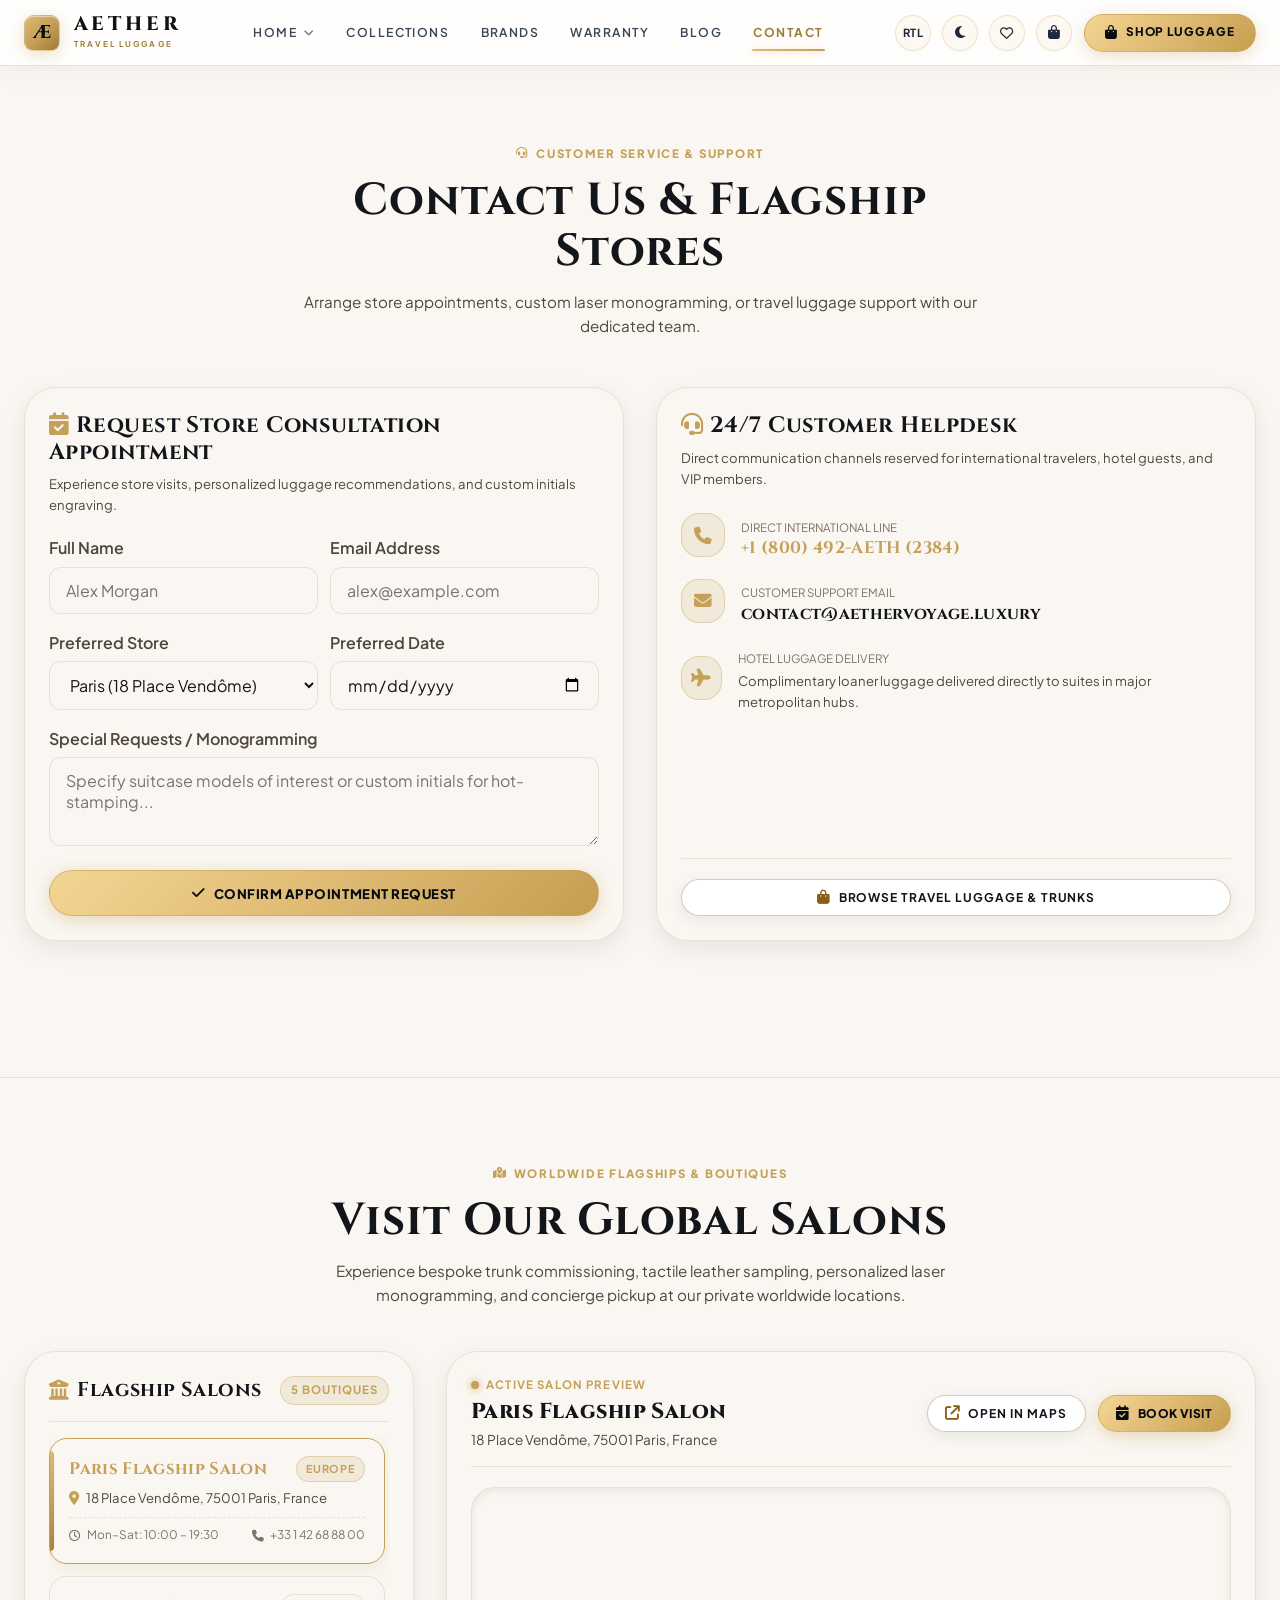
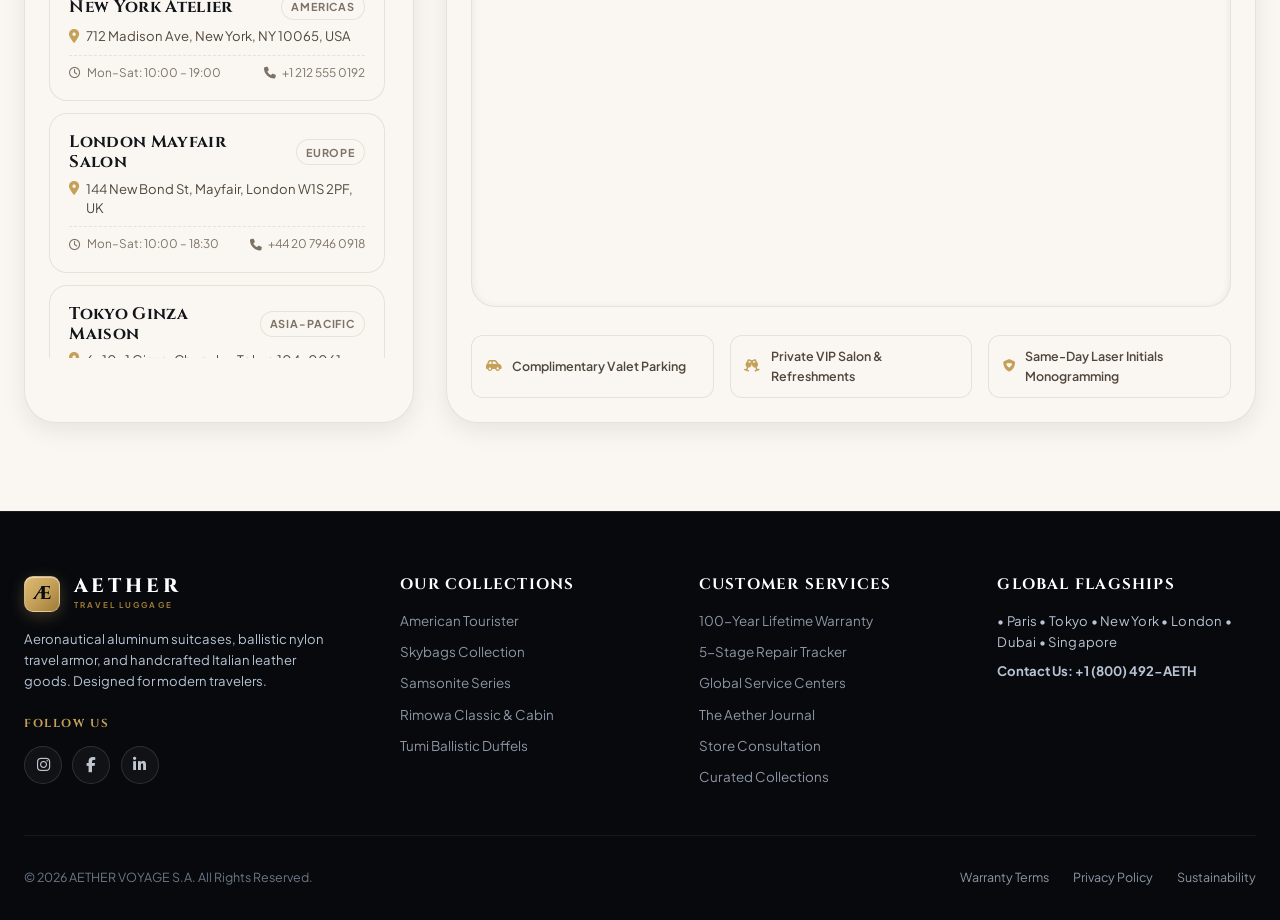
<file: contact.html>
<!DOCTYPE html>
<html lang="en" dir="ltr" data-theme="light">
<head>
    <!-- Instant Theme & Layout Initializer (Prevents Flash of Dark/Light Theme on Navigation) -->
    <script>
        (function() {
            try {
                var savedTheme = localStorage.getItem('aether_theme') || 'light';
                var savedDir = localStorage.getItem('aether_dir') || 'ltr';
                document.documentElement.setAttribute('data-theme', savedTheme);
                document.documentElement.setAttribute('dir', savedDir);
                document.documentElement.setAttribute('lang', savedDir === 'rtl' ? 'ar' : 'en');
            } catch(e) {}
        })();
    </script>

    <meta charset="UTF-8" />
    <meta name="viewport" content="width=device-width, initial-scale=1.0" />
    <meta name="description" content="AETHER VOYAGE Contact Us — Book store appointments in Paris, Tokyo, London, and New York. Custom monogramming and luggage advisory." />
    <title>Contact Us & Stores — AETHER VOYAGE</title>

    <!-- Favicon & Brand Touch Icons -->
    <link rel="icon" type="image/svg+xml" href="assets/images/favicon.svg" />
    <link rel="icon" type="image/png" sizes="32x32" href="assets/images/favicon-32x32.png" />
    <link rel="icon" type="image/png" sizes="16x16" href="assets/images/favicon-16x16.png" />
    <link rel="apple-touch-icon" sizes="180x180" href="assets/images/apple-touch-icon.png" />
    <link rel="shortcut icon" href="favicon.ico" />
    <link rel="manifest" href="site.webmanifest" />
    <meta name="theme-color" content="#dfba73" />

    <!-- Google Fonts -->
    <link rel="preconnect" href="https://fonts.googleapis.com">
    <link rel="preconnect" href="https://fonts.gstatic.com" crossorigin>
    <link href="https://fonts.googleapis.com/css2?family=Cinzel:wght@500;600;700;800;900&family=Playfair+Display:ital,wght@0,500;0,600;0,700;0,800;1,600&family=Plus+Jakarta+Sans:wght@300;400;500;600;700;800&display=swap" rel="stylesheet">

    <!-- FontAwesome 6 Icons CDN -->
    <link rel="stylesheet" href="https://cdnjs.cloudflare.com/ajax/libs/font-awesome/6.5.1/css/all.min.css" />

    <!-- Master Stylesheet -->
    <link rel="stylesheet" href="css/style.css" />
</head>
<body>

    <!-- Header -->
    <header class="site-header" id="siteHeader">
        <div class="container header-container">
            <a href="index.html" class="brand-logo" aria-label="Aether Voyage Home">
                <div class="logo-monogram">Æ</div>
                <div class="logo-text-group">
                    <span class="logo-title">AETHER</span>
                    <span class="logo-subtitle">TRAVEL LUGGAGE</span>
                </div>
            </a>

            <nav class="nav-menu" aria-label="Primary Navigation">
                <div class="nav-item-dropdown">
                    <a href="index.html" class="nav-link dropdown-toggle">
                        <span>Home</span>
                        <i class="fa-solid fa-chevron-down nav-dropdown-arrow"></i>
                    </a>
                    <div class="nav-dropdown-menu">
                        <a href="index.html" class="nav-dropdown-item">
                            <div class="dropdown-item-icon">
                                <i class="fa-solid fa-landmark"></i>
                            </div>
                            <div class="dropdown-item-content">
                                <div class="dropdown-item-title">Home 1: Flagship Showcase</div>
                                <div class="dropdown-item-desc">Classic brand collections & travel luggage</div>
                            </div>
                        </a>
                        <a href="home2.html" class="nav-dropdown-item">
                            <div class="dropdown-item-icon">
                                <i class="fa-solid fa-wand-magic-sparkles"></i>
                            </div>
                            <div class="dropdown-item-content">
                                <div class="dropdown-item-title">Home 2: Bespoke Studio</div>
                                <div class="dropdown-item-desc">Customize bag designs, colors & monograms</div>
                            </div>
                            <span class="dropdown-item-badge">New</span>
                        </a>
                    </div>
                </div>
                <a href="collections.html" class="nav-link">Collections</a>
                <a href="brands.html" class="nav-link">Brands</a>
                <a href="warranty.html" class="nav-link" title="100-Year Warranty & Repair">Warranty</a>
                <a href="blog.html" class="nav-link">Blog</a>
                <a href="contact.html" class="nav-link active" title="Contact Concierge">Contact</a>
            </nav>

            <div class="header-actions">

                <button id="dirToggle" class="compact-tool-btn" title="Toggle Layout Direction (LTR/RTL)">
                    <span>RTL</span>
                </button>

                <button id="themeToggle" class="compact-tool-btn" title="Toggle Dark / Light Theme">
                    <i class="fa-solid fa-sun"></i>
                </button>

                <button id="wishlistBtn" class="compact-tool-btn wishlist-open-btn" title="Open Wishlist">
                    <i class="fa-regular fa-heart"></i>
                    <span class="action-badge wishlist-count-badge" style="display: none;">0</span>
                </button>

                <button id="cartBtn" class="compact-tool-btn cart-open-btn" title="Open Luggage Cart">
                    <i class="fa-solid fa-bag-shopping"></i>
                    <span class="action-badge cart-count-badge" style="display: none;">0</span>
                </button>

                <a href="collections.html" class="header-cta-btn" id="headerCtaBtn" title="Shop Curated Luxury Luggage">
                    <i class="fa-solid fa-bag-shopping"></i>
                    <span>Shop Luggage</span>
                </a>

                <button id="mobileMenuToggle" class="hamburger-btn" aria-label="Open Mobile Menu">
                    <i class="fa-solid fa-bars"></i>
                </button>
            </div>
        </div>
    </header>

    <!-- Mobile Drawer -->
    <div class="mobile-nav-drawer" id="mobileMenu">
        <div class="mobile-nav-header">
            <a href="index.html" class="brand-logo" aria-label="Aether Voyage Home">
                <div class="logo-monogram">Æ</div>
                <span class="logo-title">AETHER</span>
            </a>
            <button class="drawer-close-btn" id="mobileMenuClose"><i class="fa-solid fa-xmark"></i></button>
        </div>
        <div class="mobile-nav-links">
            <div class="mobile-nav-dropdown-section">
                <a href="index.html" class="mobile-nav-link">
                    <i class="fa-solid fa-house"></i> Home
                </a>
                <div class="mobile-nav-subgroup">
                    <a href="index.html" class="mobile-nav-sublink">
                        <span>Home 1: Flagship Showcase</span>
                        <i class="fa-solid fa-landmark"></i>
                    </a>
                    <a href="home2.html" class="mobile-nav-sublink">
                        <span>Home 2: Bespoke Studio</span>
                        <i class="fa-solid fa-wand-magic-sparkles"></i>
                    </a>
                </div>
            </div>
            <a href="collections.html" class="mobile-nav-link"><i class="fa-solid fa-suitcase-rolling"></i> Collections</a>
            <a href="brands.html" class="mobile-nav-link"><i class="fa-solid fa-award"></i> Brands</a>
            <a href="warranty.html" class="mobile-nav-link"><i class="fa-solid fa-shield-halved"></i> 100-Year Warranty</a>
            <a href="blog.html" class="mobile-nav-link"><i class="fa-solid fa-newspaper"></i> Blog & Journal</a>
            <a href="contact.html" class="mobile-nav-link active"><i class="fa-solid fa-headset"></i> Contact Us</a>
            <a href="collections.html" class="mobile-nav-link mobile-nav-cta">
                <i class="fa-solid fa-suitcase-rolling"></i> <span>Shop Luggage</span>
            </a>
            <a href="#wishlist" class="mobile-nav-link wishlist-open-btn">
                <i class="fa-regular fa-heart"></i>
                <span>Private Wishlist</span>
                <span class="action-badge wishlist-count-badge" style="margin-left: auto; display: none;">0</span>
            </a>
        </div>
        <div class="mobile-nav-footer">
            <div class="mobile-tools-grid">
                <button id="themeToggleMobile" class="btn btn-secondary btn-sm" style="flex:1;"><i class="fa-solid fa-sun"></i> Theme</button>
                <button id="dirToggleMobile" class="btn btn-secondary btn-sm" style="flex:1;"><span>RTL / LTR</span></button>
            </div>
        </div>
    </div>

    <div class="drawer-backdrop" id="drawerBackdrop"></div>

    <!-- Main Contact Content -->
    <main id="mainContent">
        <section class="catalog-section">
            <div class="container">
                <div class="section-header">
                    <span class="section-eyebrow"><i class="fa-solid fa-headset"></i> Customer Service & Support</span>
                    <h1 class="section-title">Contact Us & Flagship Stores</h1>
                    <p class="section-subtitle">Arrange store appointments, custom laser monogramming, or travel luggage support with our dedicated team.</p>
                </div>

                <div class="warranty-grid">
                    <!-- Booking Form -->
                    <div class="warranty-card" id="appointmentBooking" style="scroll-margin-top: 100px;">
                        <h2 style="font-family: var(--font-serif); font-size: 1.4rem; margin-bottom: 0.5rem;">
                            <i class="fa-solid fa-calendar-check" style="color: var(--color-gold);"></i> Request Store Consultation Appointment
                        </h2>
                        <p style="font-size: 0.82rem; color: var(--text-secondary); margin-bottom: 1.25rem;">
                            Experience store visits, personalized luggage recommendations, and custom initials engraving.
                        </p>

                        <form class="warranty-form" onsubmit="event.preventDefault(); window.AetherApp.showToast('Appointment requested. Our support team will confirm within 2 hours.', 'success'); this.reset();">
                            <div class="warranty-form-row">
                                <div class="form-field">
                                    <label>Full Name</label>
                                    <input type="text" placeholder="Alex Morgan" required>
                                </div>
                                <div class="form-field">
                                    <label>Email Address</label>
                                    <input type="email" placeholder="alex@example.com" required>
                                </div>
                            </div>
                            <div class="warranty-form-row">
                                <div class="form-field">
                                    <label>Preferred Store</label>
                                    <select id="preferredStoreSelect" required>
                                        <option value="paris">Paris (18 Place Vendôme)</option>
                                        <option value="tokyo">Tokyo (Ginza 6-Chome)</option>
                                        <option value="newyork">New York (712 Madison Ave)</option>
                                        <option value="london">London (144 New Bond St)</option>
                                        <option value="dubai">Dubai (Fashion Avenue)</option>
                                    </select>
                                </div>
                                <div class="form-field">
                                    <label>Preferred Date</label>
                                    <input type="date" required>
                                </div>
                            </div>
                            <div class="form-field">
                                <label>Special Requests / Monogramming</label>
                                <textarea rows="3" placeholder="Specify suitcase models of interest or custom initials for hot-stamping..."></textarea>
                            </div>
                            <button type="submit" class="btn btn-primary" style="margin-top: 0.5rem;">
                                <i class="fa-solid fa-check"></i> Confirm Appointment Request
                            </button>
                        </form>
                    </div>

                    <!-- Direct Contact & Channels -->
                    <div class="warranty-card" style="display: flex; flex-direction: column; justify-content: space-between;">
                        <div>
                            <h2 style="font-family: var(--font-serif); font-size: 1.4rem; margin-bottom: 0.5rem;">
                                <i class="fa-solid fa-headset" style="color: var(--color-gold);"></i> 24/7 Customer Helpdesk
                            </h2>
                            <p style="font-size: 0.82rem; color: var(--text-secondary); margin-bottom: 1.5rem;">
                                Direct communication channels reserved for international travelers, hotel guests, and VIP members.
                            </p>

                            <div style="display: flex; flex-direction: column; gap: 1.25rem;">
                                <div style="display: flex; gap: 1rem; align-items: center;">
                                    <div class="bento-card-icon" style="margin-bottom: 0; width: 44px; height: 44px; font-size: 1.1rem;">
                                        <i class="fa-solid fa-phone"></i>
                                    </div>
                                    <div>
                                        <span style="font-size: 0.72rem; color: var(--text-tertiary); text-transform: uppercase;">Direct International Line</span>
                                        <h4 style="font-size: 1.05rem; color: var(--color-gold);">+1 (800) 492-AETH (2384)</h4>
                                    </div>
                                </div>

                                <div style="display: flex; gap: 1rem; align-items: center;">
                                    <div class="bento-card-icon" style="margin-bottom: 0; width: 44px; height: 44px; font-size: 1.1rem;">
                                        <i class="fa-solid fa-envelope"></i>
                                    </div>
                                    <div>
                                        <span style="font-size: 0.72rem; color: var(--text-tertiary); text-transform: uppercase;">Customer Support Email</span>
                                        <h4 class="contact-email-link" style="font-size: 1.05rem; color: var(--text-primary);">contact@aethervoyage.luxury</h4>
                                    </div>
                                </div>

                                <div style="display: flex; gap: 1rem; align-items: center;">
                                    <div class="bento-card-icon" style="margin-bottom: 0; width: 44px; height: 44px; font-size: 1.1rem;">
                                        <i class="fa-solid fa-plane"></i>
                                    </div>
                                    <div>
                                        <span style="font-size: 0.72rem; color: var(--text-tertiary); text-transform: uppercase;">Hotel Luggage Delivery</span>
                                        <p style="font-size: 0.82rem; color: var(--text-secondary);">Complimentary loaner luggage delivered directly to suites in major metropolitan hubs.</p>
                                    </div>
                                </div>
                            </div>
                        </div>

                        <div style="margin-top: 1.5rem; padding-top: 1.25rem; border-top: 1px solid var(--border-color);">
                            <a href="collections.html" class="btn btn-secondary btn-sm" style="width: 100%; white-space: normal; text-align: center;">
                                <i class="fa-solid fa-bag-shopping"></i> Browse Travel Luggage & Trunks
                            </a>
                        </div>
                    </div>
                </div>
            </div>
        </section>

        <!-- Dedicated Global Flagship Map Section -->
        <section class="contact-map-section" id="flagshipMap">
            <div class="container">
                <div class="section-header" style="margin-bottom: 2.75rem; text-align: center;">
                    <span class="section-eyebrow"><i class="fa-solid fa-map-location-dot"></i> Worldwide Flagships & Boutiques</span>
                    <h2 class="section-title">Visit Our Global Salons</h2>
                    <p class="section-subtitle">
                        Experience bespoke trunk commissioning, tactile leather sampling, personalized laser monogramming, and concierge pickup at our private worldwide locations.
                    </p>
                </div>

                <div class="map-layout-grid">
                    <!-- Salon Selector Directory (Left Column) -->
                    <div class="salons-directory">
                        <div class="salons-directory-header">
                            <h3><i class="fa-solid fa-building-columns" style="color: var(--color-gold);"></i> Flagship Salons</h3>
                            <span class="salons-count-badge">5 Boutiques</span>
                        </div>

                        <div class="salon-cards-list" id="salonCardsList">
                            <!-- 1. Paris -->
                            <div class="salon-card active" data-salon="paris" onclick="selectSalon('paris')" tabindex="0" role="button" aria-label="Select Paris Flagship Salon">
                                <div class="salon-card-header">
                                    <h4 class="salon-name">Paris Flagship Salon</h4>
                                    <span class="salon-city-pill">Europe</span>
                                </div>
                                <p class="salon-address"><i class="fa-solid fa-location-dot"></i> 18 Place Vendôme, 75001 Paris, France</p>
                                <div class="salon-meta-row">
                                    <span><i class="fa-regular fa-clock"></i> Mon–Sat: 10:00 – 19:30</span>
                                    <span><i class="fa-solid fa-phone"></i> +33 1 42 68 88 00</span>
                                </div>
                            </div>

                            <!-- 2. New York -->
                            <div class="salon-card" data-salon="newyork" onclick="selectSalon('newyork')" tabindex="0" role="button" aria-label="Select New York Madison Atelier">
                                <div class="salon-card-header">
                                    <h4 class="salon-name">New York Atelier</h4>
                                    <span class="salon-city-pill">Americas</span>
                                </div>
                                <p class="salon-address"><i class="fa-solid fa-location-dot"></i> 712 Madison Ave, New York, NY 10065, USA</p>
                                <div class="salon-meta-row">
                                    <span><i class="fa-regular fa-clock"></i> Mon–Sat: 10:00 – 19:00</span>
                                    <span><i class="fa-solid fa-phone"></i> +1 212 555 0192</span>
                                </div>
                            </div>

                            <!-- 3. London -->
                            <div class="salon-card" data-salon="london" onclick="selectSalon('london')" tabindex="0" role="button" aria-label="Select London Mayfair Salon">
                                <div class="salon-card-header">
                                    <h4 class="salon-name">London Mayfair Salon</h4>
                                    <span class="salon-city-pill">Europe</span>
                                </div>
                                <p class="salon-address"><i class="fa-solid fa-location-dot"></i> 144 New Bond St, Mayfair, London W1S 2PF, UK</p>
                                <div class="salon-meta-row">
                                    <span><i class="fa-regular fa-clock"></i> Mon–Sat: 10:00 – 18:30</span>
                                    <span><i class="fa-solid fa-phone"></i> +44 20 7946 0918</span>
                                </div>
                            </div>

                            <!-- 4. Tokyo -->
                            <div class="salon-card" data-salon="tokyo" onclick="selectSalon('tokyo')" tabindex="0" role="button" aria-label="Select Tokyo Ginza Maison">
                                <div class="salon-card-header">
                                    <h4 class="salon-name">Tokyo Ginza Maison</h4>
                                    <span class="salon-city-pill">Asia-Pacific</span>
                                </div>
                                <p class="salon-address"><i class="fa-solid fa-location-dot"></i> 6-10-1 Ginza, Chuo-ku, Tokyo 104-0061, Japan</p>
                                <div class="salon-meta-row">
                                    <span><i class="fa-regular fa-clock"></i> Daily: 10:30 – 20:00</span>
                                    <span><i class="fa-solid fa-phone"></i> +81 3 5555 0142</span>
                                </div>
                            </div>

                            <!-- 5. Dubai -->
                            <div class="salon-card" data-salon="dubai" onclick="selectSalon('dubai')" tabindex="0" role="button" aria-label="Select Dubai Fashion Avenue Boutique">
                                <div class="salon-card-header">
                                    <h4 class="salon-name">Dubai Fashion Avenue</h4>
                                    <span class="salon-city-pill">Middle East</span>
                                </div>
                                <p class="salon-address"><i class="fa-solid fa-location-dot"></i> Fashion Avenue, The Dubai Mall, Downtown Dubai, UAE</p>
                                <div class="salon-meta-row">
                                    <span><i class="fa-regular fa-clock"></i> Daily: 10:00 – 23:00</span>
                                    <span><i class="fa-solid fa-phone"></i> +971 4 362 7500</span>
                                </div>
                            </div>
                        </div>
                    </div>

                    <!-- Interactive Map Preview & Details Card (Right Column) -->
                    <div class="salon-map-display-card">
                        <div class="map-frame-header">
                            <div class="map-current-info">
                                <span class="map-live-indicator"><span class="pulse-dot"></span> Active Salon Preview</span>
                                <h3 id="currentSalonTitle">Paris Flagship Salon</h3>
                                <p id="currentSalonSubtitle">18 Place Vendôme, 75001 Paris, France</p>
                            </div>
                            <div class="map-actions-group">
                                <a id="mapGetDirectionsBtn" href="https://maps.google.com/?q=18+Place+Vendome+Paris+France" target="_blank" rel="noopener noreferrer" class="btn btn-secondary btn-sm">
                                    <i class="fa-solid fa-arrow-up-right-from-square"></i> Open in Maps
                                </a>
                                <a href="#appointmentBooking" class="btn btn-primary btn-sm">
                                    <i class="fa-solid fa-calendar-check"></i> Book Visit
                                </a>
                            </div>
                        </div>

                        <div class="map-iframe-container">
                            <iframe 
                                id="salonMapIframe" 
                                title="Aether Global Flagship Salon Location" 
                                src="https://maps.google.com/maps?q=18%20Place%20Vend%C3%B4me,%2075001%20Paris,%20France&t=&z=15&ie=UTF8&iwloc=&output=embed" 
                                width="100%" 
                                height="100%" 
                                style="border:0;" 
                                allowfullscreen="" 
                                loading="lazy" 
                                referrerpolicy="no-referrer-when-downgrade">
                            </iframe>
                        </div>

                        <div class="map-footer-perks">
                            <div class="perk-item">
                                <i class="fa-solid fa-car-side" style="color: var(--color-gold);"></i>
                                <span>Complimentary Valet Parking</span>
                            </div>
                            <div class="perk-item">
                                <i class="fa-solid fa-champagne-glasses" style="color: var(--color-gold);"></i>
                                <span>Private VIP Salon & Refreshments</span>
                            </div>
                            <div class="perk-item">
                                <i class="fa-solid fa-shield-heart" style="color: var(--color-gold);"></i>
                                <span>Same-Day Laser Initials Monogramming</span>
                            </div>
                        </div>
                    </div>
                </div>
            </div>
        </section>
    </main>

    <!-- Customer Account Drawer (Slides in from Left-to-Right) -->
    <aside class="slide-drawer slide-drawer-left" id="authDrawer" aria-label="Customer Account Drawer">
        <div class="drawer-header">
            <div class="drawer-title-group">
                <i class="fa-regular fa-user" style="color: var(--color-gold); font-size: 1.1rem;"></i>
                <h3 class="drawer-title" id="authDrawerTitle">Customer Account</h3>
            </div>
            <button class="drawer-close-btn" id="authDrawerClose" aria-label="Close Account Drawer"><i class="fa-solid fa-xmark"></i></button>
        </div>
        <div class="drawer-body" id="authDrawerBody"></div>
    </aside>

    <aside class="slide-drawer" id="cartDrawer" aria-label="Luggage Cart Drawer">
        <div class="drawer-header">
            <div class="drawer-title-group">
                <i class="fa-solid fa-bag-shopping" style="color: var(--color-gold);"></i>
                <h3 class="drawer-title">Luggage Cart</h3>
                <span class="drawer-count-badge cart-count-badge">0</span>
            </div>
            <button class="drawer-close-btn" id="cartDrawerClose"><i class="fa-solid fa-xmark"></i></button>
        </div>
        <div class="shipping-progress-box">
            <div class="shipping-progress-text" id="shippingProgressText">
                Add <strong>$500</strong> for Complimentary Express Shipping
            </div>
            <div class="shipping-bar-bg">
                <div class="shipping-bar-fill" id="shippingProgressBar" style="width: 0%;"></div>
            </div>
        </div>
        <div class="drawer-body" id="cartItemsList"></div>
        <div class="drawer-footer">
            <div class="promo-form">
                <input type="text" class="promo-input" id="promoCodeInput" placeholder="PROMO CODE (VOYAGE10)">
                <button class="promo-btn" id="applyPromoBtn" type="button">Apply</button>
            </div>
            <div class="cart-totals-list">
                <div class="cart-totals-row">
                    <span>Subtotal</span>
                    <span id="cartSubtotal">$0</span>
                </div>
                <div class="cart-totals-row" id="cartDiscountRow" style="display: none; color: #10b981;">
                    <span>Member Discount</span>
                    <span id="cartDiscount">-$0</span>
                </div>
                <div class="cart-totals-row">
                    <span>Worldwide Express Shipping</span>
                    <span id="cartShipping">FREE</span>
                </div>
                <div class="cart-totals-row final-total">
                    <span>Total</span>
                    <span class="total-amount" id="cartFinalTotal">$0</span>
                </div>
            </div>
            <button class="checkout-btn" id="checkoutBtn">
                <i class="fa-solid fa-lock"></i> Proceed to Checkout
            </button>
        </div>
    </aside>

    <aside class="slide-drawer" id="wishlistDrawer" aria-label="Wishlist Drawer">
        <div class="drawer-header">
            <div class="drawer-title-group">
                <i class="fa-solid fa-heart" style="color: var(--color-gold);"></i>
                <h3 class="drawer-title">My Wishlist</h3>
                <span class="drawer-count-badge wishlist-count-badge">0</span>
            </div>
            <button class="drawer-close-btn" id="wishlistDrawerClose"><i class="fa-solid fa-xmark"></i></button>
        </div>
        <div class="drawer-body" id="wishlistItemsList"></div>
        <!-- Wishlist Drawer Footer -->
        <div class="drawer-footer" id="wishlistDrawerFooter" style="display: none;"></div>
    </aside>

    <div class="modal-backdrop" id="quickViewModal">
        <div class="modal-dialog">
            <button class="modal-close-btn" id="quickViewCloseBtn"><i class="fa-solid fa-xmark"></i></button>
            <div id="quickViewContent"></div>
        </div>
    </div>

    <div class="modal-backdrop" id="checkoutModal">
        <div class="modal-dialog checkout-dialog" id="checkoutDialogContent">
            <button class="modal-close-btn" id="checkoutModalClose"><i class="fa-solid fa-xmark"></i></button>
        </div>
    </div>

    <div id="toastContainer"></div>

    <footer class="site-footer">
        <div class="container">
            <div class="footer-top-grid">
                <div>
                    <a href="index.html" class="brand-logo" style="margin-bottom: 1rem; text-decoration: none;" aria-label="Aether Voyage Home">
                        <div class="logo-monogram">Æ</div>
                        <div class="logo-text-group">
                            <span class="logo-title" style="color: #fff;">AETHER</span>
                            <span class="logo-subtitle">TRAVEL LUGGAGE</span>
                        </div>
                    </a>
                    <p class="footer-brand-desc" style="font-size: 0.82rem; color: #b8c4d4; line-height: 1.6; max-width: 300px;">
                        Aeronautical aluminum suitcases, ballistic nylon travel armor, and handcrafted Italian leather goods. Designed for modern travelers.
                    </p>
                    <div class="footer-social-block">
                        <span class="footer-social-label">Follow Us</span>
                        <div class="footer-social-icons">
                            <a href="https://www.instagram.com/accounts/login/" target="_blank" rel="noopener noreferrer" class="footer-social-btn instagram" aria-label="Follow us on Instagram (Redirects to Login)" title="Instagram Login">
                                <i class="fa-brands fa-instagram"></i>
                            </a>
                            <a href="https://www.facebook.com/login/" target="_blank" rel="noopener noreferrer" class="footer-social-btn facebook" aria-label="Follow us on Facebook (Redirects to Login)" title="Facebook Login">
                                <i class="fa-brands fa-facebook-f"></i>
                            </a>
                            <a href="https://www.linkedin.com/login" target="_blank" rel="noopener noreferrer" class="footer-social-btn linkedin" aria-label="Follow us on LinkedIn (Redirects to Login)" title="LinkedIn Login">
                                <i class="fa-brands fa-linkedin-in"></i>
                            </a>
                        </div>
                    </div>
                </div>
                <div>
                    <h4 class="footer-col-title">Our Collections</h4>
                    <ul class="footer-links-list">
                        <li><a href="collections.html?brand=American+Tourister" class="footer-link">American Tourister</a></li>
                        <li><a href="collections.html?brand=Skybags" class="footer-link">Skybags Collection</a></li>
                        <li><a href="collections.html?brand=Samsonite" class="footer-link">Samsonite Series</a></li>
                        <li><a href="collections.html?brand=Rimowa" class="footer-link">Rimowa Classic & Cabin</a></li>
                        <li><a href="collections.html?brand=Tumi" class="footer-link">Tumi Ballistic Duffels</a></li>
                    </ul>
                </div>
                <div>
                    <h4 class="footer-col-title">Customer Services</h4>
                    <ul class="footer-links-list">
                        <li><a href="warranty.html" class="footer-link">100-Year Lifetime Warranty</a></li>
                        <li><a href="warranty.html#tracker" class="footer-link">5-Stage Repair Tracker</a></li>
                        <li><a href="warranty.html#service-centers" class="footer-link">Global Service Centers</a></li>
                        <li><a href="blog.html" class="footer-link">The Aether Journal</a></li>
                        <li><a href="contact.html" class="footer-link">Store Consultation</a></li>
                        <li><a href="collections.html" class="footer-link">Curated Collections</a></li>
                    </ul>
                </div>
                <div>
                    <h4 class="footer-col-title">Global Flagships</h4>
                    <p class="footer-cities" style="font-size: 0.82rem; color: #b8c4d4; line-height: 1.6;">&bull; Paris &bull; Tokyo &bull; New York &bull; London &bull; Dubai &bull; Singapore</p>
                    <p style="font-size: 0.82rem; color: var(--color-gold); font-weight: 700; margin-top: 0.5rem; margin-bottom: 1rem;">Contact Us: +1 (800) 492-AETH</p>
                    <div class="footer-actions-dock" id="footerActionsDock">
                        <button id="backToTopBtn" class="back-to-top" title="Back to Top" aria-label="Back to Top">
                            <i class="fa-solid fa-arrow-up"></i>
                        </button>
                    </div>
                </div>
            </div>
            <div class="footer-bottom">
                <div>&copy; 2026 AETHER VOYAGE S.A. All Rights Reserved.</div>
                <div class="footer-legal-links">
                    <a href="warranty.html" class="footer-link">Warranty Terms</a>
                    <a href="contact.html" class="footer-link">Privacy Policy</a>
                    <a href="contact.html" class="footer-link">Sustainability</a>
                </div>
            </div>
        </div>
    </footer>

    <!-- Scripts -->
    <script src="js/data.js"></script>
    <script src="js/theme.js"></script>
    <script src="js/router.js"></script>
    <script src="js/cart.js"></script>
    <script src="js/catalog.js"></script>
    <script src="js/warranty.js"></script>
    <script src="js/auth.js"></script>
    <script src="js/checkout.js"></script>
    <script src="js/app.js"></script>
    <script>
        const SALON_DATA = {
            paris: {
                title: "Paris Flagship Salon",
                subtitle: "18 Place Vendôme, 75001 Paris, France",
                embedUrl: "https://maps.google.com/maps?q=18%20Place%20Vend%C3%B4me,%2075001%20Paris,%20France&t=&z=15&ie=UTF8&iwloc=&output=embed",
                mapLink: "https://maps.google.com/?q=18+Place+Vendome+Paris+France"
            },
            newyork: {
                title: "New York Atelier",
                subtitle: "712 Madison Ave, New York, NY 10065, USA",
                embedUrl: "https://maps.google.com/maps?q=712%20Madison%20Ave,%20New%20York,%20NY%2010065&t=&z=15&ie=UTF8&iwloc=&output=embed",
                mapLink: "https://maps.google.com/?q=712+Madison+Ave+New+York+NY"
            },
            london: {
                title: "London Mayfair Salon",
                subtitle: "144 New Bond St, Mayfair, London W1S 2PF, UK",
                embedUrl: "https://maps.google.com/maps?q=144%20New%20Bond%20St,%20Mayfair,%20London%20W1S%202PF&t=&z=15&ie=UTF8&iwloc=&output=embed",
                mapLink: "https://maps.google.com/?q=144+New+Bond+St+London+UK"
            },
            tokyo: {
                title: "Tokyo Ginza Maison",
                subtitle: "6-10-1 Ginza, Chuo-ku, Tokyo 104-0061, Japan",
                embedUrl: "https://maps.google.com/maps?q=Ginza%20Six,%206-10-1%20Ginza,%20Chuo%20City,%20Tokyo%20104-0061&t=&z=15&ie=UTF8&iwloc=&output=embed",
                mapLink: "https://maps.google.com/?q=Ginza+Six+Chuo+Tokyo+Japan"
            },
            dubai: {
                title: "Dubai Fashion Avenue",
                subtitle: "Fashion Avenue, The Dubai Mall, Downtown Dubai, UAE",
                embedUrl: "https://maps.google.com/maps?q=Fashion%20Avenue,%20The%20Dubai%20Mall,%20Dubai&t=&z=15&ie=UTF8&iwloc=&output=embed",
                mapLink: "https://maps.google.com/?q=The+Dubai+Mall+Fashion+Avenue+Dubai"
            }
        };

        function selectSalon(salonKey) {
            const salon = SALON_DATA[salonKey];
            if (!salon) return;

            document.querySelectorAll('.salon-card').forEach(card => {
                if (card.getAttribute('data-salon') === salonKey) {
                    card.classList.add('active');
                } else {
                    card.classList.remove('active');
                }
            });

            const titleEl = document.getElementById('currentSalonTitle');
            const subEl = document.getElementById('currentSalonSubtitle');
            const dirBtn = document.getElementById('mapGetDirectionsBtn');
            const iframe = document.getElementById('salonMapIframe');
            const storeSelect = document.getElementById('preferredStoreSelect');

            if (titleEl) titleEl.textContent = salon.title;
            if (subEl) subEl.textContent = salon.subtitle;
            if (dirBtn) dirBtn.href = salon.mapLink;
            if (iframe) iframe.src = salon.embedUrl;
            if (storeSelect) storeSelect.value = salonKey;
        }
    </script>
</body>
</html>
</file>
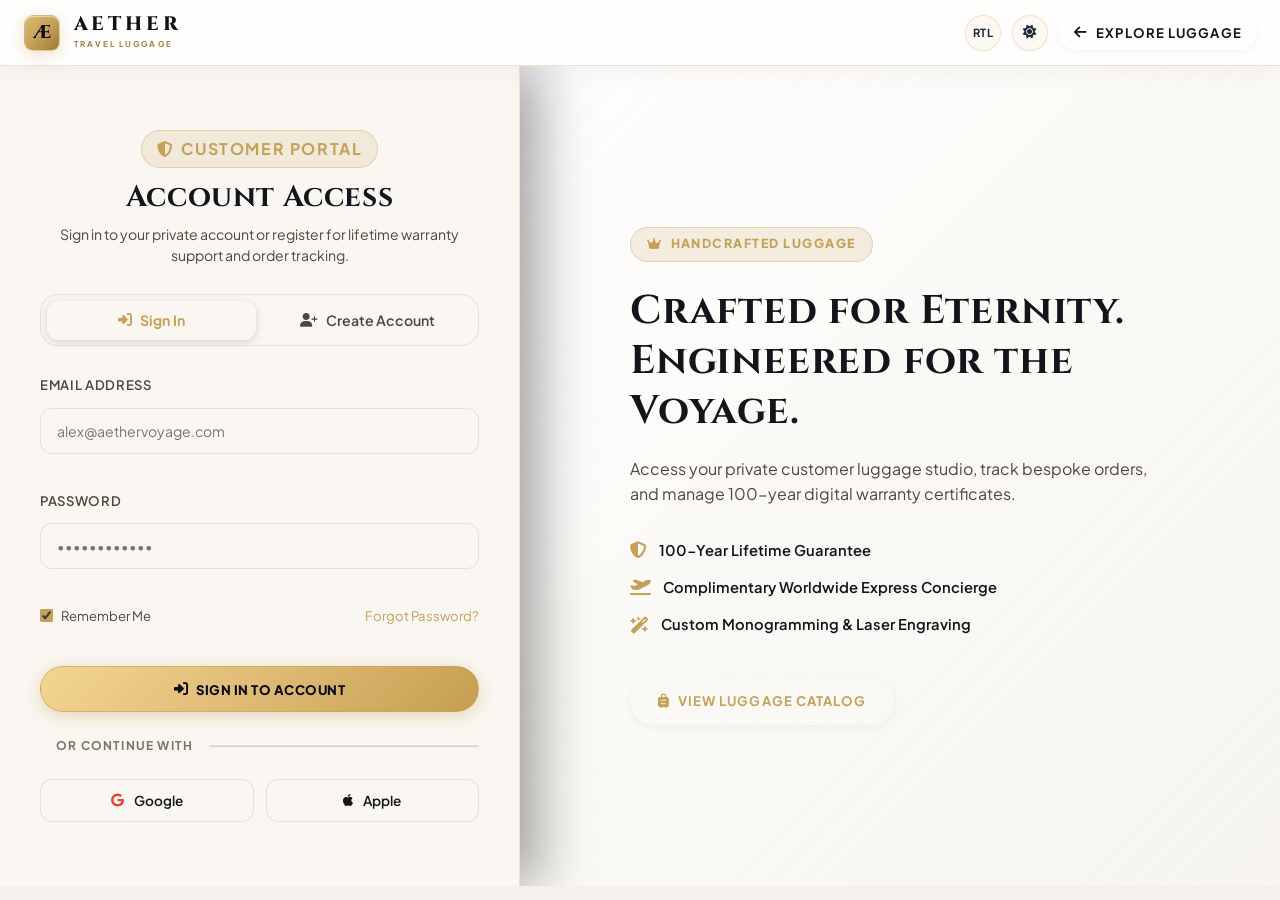
<file: login.html>
<!DOCTYPE html>
<html lang="en" dir="ltr" data-theme="light">
<head>
    <!-- Instant Theme & Layout Initializer -->
    <script>
        (function() {
            try {
                var savedTheme = localStorage.getItem('aether_theme') || 'light';
                var savedDir = localStorage.getItem('aether_dir') || 'ltr';
                document.documentElement.setAttribute('data-theme', savedTheme);
                document.documentElement.setAttribute('dir', savedDir);
                document.documentElement.setAttribute('lang', savedDir === 'rtl' ? 'ar' : 'en');
            } catch(e) {}
        })();
    </script>

    <meta charset="UTF-8" />
    <meta name="viewport" content="width=device-width, initial-scale=1.0" />
    <meta name="description" content="AETHER VOYAGE — Customer Account Portal. Sign in or create an account to view luggage orders and lifetime warranty certificates." />
    <title>Customer Sign In & Registration — AETHER VOYAGE</title>

    <!-- Favicon & Brand Touch Icons -->
    <link rel="icon" type="image/svg+xml" href="assets/images/favicon.svg" />
    <link rel="icon" type="image/png" sizes="32x32" href="assets/images/favicon-32x32.png" />
    <link rel="icon" type="image/png" sizes="16x16" href="assets/images/favicon-16x16.png" />
    <link rel="apple-touch-icon" sizes="180x180" href="assets/images/apple-touch-icon.png" />
    <link rel="shortcut icon" href="favicon.ico" />
    <link rel="manifest" href="site.webmanifest" />
    <meta name="theme-color" content="#dfba73" />

    <!-- Google Fonts -->
    <link rel="preconnect" href="https://fonts.googleapis.com">
    <link rel="preconnect" href="https://fonts.gstatic.com" crossorigin>
    <link href="https://fonts.googleapis.com/css2?family=Cinzel:wght@500;600;700;800;900&family=Playfair+Display:ital,wght@0,500;0,600;0,700;0,800;1,600&family=Plus+Jakarta+Sans:wght@300;400;500;600;700;800&display=swap" rel="stylesheet">

    <!-- FontAwesome 6 Icons CDN -->
    <link rel="stylesheet" href="https://cdnjs.cloudflare.com/ajax/libs/font-awesome/6.5.1/css/all.min.css" />

    <!-- Master Stylesheet -->
    <link rel="stylesheet" href="css/style.css" />

    <style>
        /* Smooth Viewport Constraints */
        html, body {
            overflow-x: clip;
            width: 100%;
        }

        /* Top Luxury Gold Loading Beam (Left-to-Right Progress Loader) */
        .portal-loading-beam {
            position: fixed;
            top: 0;
            left: 0;
            width: 100%;
            height: 3.5px;
            background: linear-gradient(90deg, #b38728 0%, #fbf5b7 30%, #daae51 60%, #e1ba6d 80%, #aa771c 100%);
            box-shadow: 0 0 16px rgba(223, 186, 115, 0.95), 0 0 6px rgba(255, 255, 255, 0.8);
            z-index: 99999;
            transform-origin: left;
            animation: beamSweepLTR 1.2s cubic-bezier(0.16, 1, 0.3, 1) forwards;
            pointer-events: none;
        }

        @keyframes beamSweepLTR {
            0% {
                transform: scaleX(0);
                opacity: 1;
            }
            65% {
                transform: scaleX(0.88);
                opacity: 1;
            }
            100% {
                transform: scaleX(1);
                opacity: 0;
            }
        }

        /* Master Left-to-Right Gateway Section Entrance */
        .login-gateway-section {
            min-height: calc(100vh - 80px);
            display: flex;
            align-items: stretch;
            justify-content: flex-start;
            position: relative;
            background: var(--bg-primary);
            overflow: hidden;
            animation: gatewaySlideInLTR 0.85s cubic-bezier(0.16, 1, 0.3, 1) both;
        }

        @keyframes gatewaySlideInLTR {
            0% {
                opacity: 0;
                transform: translate3d(-100%, 0, 0);
            }
            100% {
                opacity: 1;
                transform: translate3d(0, 0, 0);
            }
        }

        /* Left-to-Right Sliding Card Panel with Smooth Parallax Easing */
        .login-card-container {
            width: 100%;
            max-width: 520px;
            min-height: calc(100vh - 80px);
            background: var(--bg-card);
            border-right: 1px solid var(--border-color);
            padding: 3rem 2.5rem;
            box-shadow: 20px 0 50px rgba(0, 0, 0, 0.35);
            position: relative;
            z-index: 2;
            display: flex;
            flex-direction: column;
            justify-content: center;
            animation: cardSlideLTR 0.95s cubic-bezier(0.16, 1, 0.3, 1) 0.05s both;
        }

        @keyframes cardSlideLTR {
            0% {
                opacity: 0;
                transform: translate3d(-80px, 0, 0);
            }
            100% {
                opacity: 1;
                transform: translate3d(0, 0, 0);
            }
        }

        [dir="rtl"] .login-card-container {
            border-right: none;
            border-left: 1px solid var(--border-color);
            box-shadow: -20px 0 50px rgba(0, 0, 0, 0.35);
        }

        /* Atmospheric Right Showcase Panel with Staggered Left-to-Right Reveal */
        .login-brand-showcase {
            flex: 1;
            position: relative;
            background: linear-gradient(135deg, rgba(12, 18, 30, 0.85) 0%, rgba(12, 18, 30, 0.6) 100%),
                        url('https://images.unsplash.com/photo-1565026057447-bc90a3dceb87?auto=format&fit=crop&w=1600&q=80');
            background-size: cover;
            background-position: center;
            display: flex;
            align-items: center;
            justify-content: center;
            padding: 4rem;
            overflow: hidden;
            animation: showcaseRevealLTR 1.05s cubic-bezier(0.16, 1, 0.3, 1) 0.1s both;
        }

        @keyframes showcaseRevealLTR {
            0% {
                opacity: 0;
                transform: translate3d(-50px, 0, 0);
            }
            100% {
                opacity: 1;
                transform: translate3d(0, 0, 0);
            }
        }

        [data-theme="light"] .login-brand-showcase {
            background: linear-gradient(135deg, rgba(255, 255, 255, 0.88) 0%, rgba(248, 246, 240, 0.7) 100%),
                        url('https://images.unsplash.com/photo-1565026057447-bc90a3dceb87?auto=format&fit=crop&w=1600&q=80');
            background-size: cover;
            background-position: center;
        }

        .showcase-content {
            max-width: 540px;
            position: relative;
            z-index: 3;
            color: var(--text-primary);
            animation: contentFadeLTR 0.9s cubic-bezier(0.16, 1, 0.3, 1) 0.2s both;
        }

        @keyframes contentFadeLTR {
            0% {
                opacity: 0;
                transform: translate3d(-30px, 0, 0);
            }
            100% {
                opacity: 1;
                transform: translate3d(0, 0, 0);
            }
        }

        /* Form Left-to-Right Transition */
        @keyframes formSlideLTR {
            0% {
                opacity: 0;
                transform: translate3d(-20px, 0, 0);
            }
            100% {
                opacity: 1;
                transform: translate3d(0, 0, 0);
            }
        }

        .auth-form {
            animation: formSlideLTR 0.35s cubic-bezier(0.16, 1, 0.3, 1) both;
        }

        .showcase-badge {
            display: inline-flex;
            align-items: center;
            gap: 0.5rem;
            padding: 0.4rem 1rem;
            border-radius: var(--radius-full);
            background: var(--color-gold-glow);
            border: 1px solid var(--border-gold-subtle);
            color: var(--color-gold);
            font-size: 0.78rem;
            font-weight: 800;
            text-transform: uppercase;
            letter-spacing: 0.12em;
            margin-bottom: 1.5rem;
        }

        .showcase-title {
            font-family: var(--font-serif);
            font-size: 2.5rem;
            font-weight: 700;
            line-height: 1.25;
            margin-bottom: 1.25rem;
            color: var(--text-primary);
        }

        .showcase-desc {
            font-size: 1rem;
            color: var(--text-secondary);
            line-height: 1.6;
            margin-bottom: 2rem;
            unicode-bidi: plaintext;
        }

        .showcase-features {
            display: flex;
            flex-direction: column;
            gap: 0.85rem;
            margin-bottom: 2.5rem;
        }

        .showcase-feat-item {
            display: flex;
            align-items: center;
            gap: 0.75rem;
            font-size: 0.92rem;
            font-weight: 600;
            color: var(--text-primary);
        }

        .showcase-feat-item i {
            color: var(--color-gold);
            font-size: 1.05rem;
        }

        @media (max-width: 960px) {
            .login-brand-showcase {
                display: none;
            }
            .login-card-container {
                max-width: 100%;
                border-right: none;
                border-left: none;
                box-shadow: none;
                padding: 2.5rem 1.5rem;
            }
        }

        .portal-header {
            text-align: center;
            margin-bottom: 1.75rem;
        }

        .portal-badge {
            display: inline-flex;
            align-items: center;
            gap: 0.45rem;
            padding: 0.35rem 0.9rem;
            border-radius: var(--radius-full);
            background: var(--color-gold-glow);
            border: 1px solid var(--border-gold-subtle);
            color: var(--color-gold);
            font-size: var(--font-size-xs);
            font-weight: 700;
            text-transform: uppercase;
            letter-spacing: 0.1em;
            margin-bottom: 0.75rem;
        }

        .portal-title {
            font-family: var(--font-serif);
            font-size: 1.85rem;
            font-weight: 700;
            margin-bottom: 0.5rem;
            color: var(--text-primary);
        }

        .portal-subtitle {
            font-size: 0.88rem;
            color: var(--text-secondary);
            line-height: 1.5;
            unicode-bidi: plaintext;
        }

        .auth-tab-nav {
            display: grid;
            grid-template-columns: 1fr 1fr;
            gap: 0.5rem;
            background: var(--bg-surface);
            padding: 0.35rem;
            border-radius: var(--radius-lg);
            margin-bottom: 1.75rem;
            border: 1px solid var(--border-color);
        }

        .auth-tab-btn {
            padding: 0.65rem 1rem;
            font-size: 0.88rem;
            font-weight: 600;
            color: var(--text-secondary);
            background: transparent;
            border: none;
            border-radius: var(--radius-md);
            cursor: pointer;
            transition: all 0.2s ease;
            display: flex;
            align-items: center;
            justify-content: center;
            gap: 0.5rem;
        }

        .auth-tab-btn.active {
            background: var(--bg-card);
            color: var(--color-gold);
            box-shadow: 0 2px 8px rgba(0, 0, 0, 0.15);
            font-weight: 700;
        }

        .auth-form-group {
            margin-bottom: 1.25rem;
            text-align: left;
        }

        [dir="rtl"] .auth-form-group {
            text-align: right;
        }

        .auth-form-group label {
            display: block;
            font-size: 0.82rem;
            font-weight: 600;
            color: var(--text-secondary);
            margin-bottom: 0.45rem;
            text-transform: uppercase;
            letter-spacing: 0.05em;
        }

        .auth-form-input {
            width: 100%;
            padding: 0.75rem 1rem;
            border-radius: var(--radius-md);
            border: 1px solid var(--border-color);
            background: var(--bg-surface);
            color: var(--text-primary);
            font-size: 0.95rem;
            transition: border-color 0.2s ease, box-shadow 0.2s ease;
        }

        .auth-form-input:focus {
            outline: none;
            border-color: var(--color-gold);
            box-shadow: 0 0 0 3px rgba(223, 186, 115, 0.2);
        }

        [dir="rtl"] .auth-form-input[type="email"],
        [dir="rtl"] .auth-form-input[type="password"] {
            direction: ltr;
            text-align: right;
        }

        .auth-form-footer {
            display: flex;
            align-items: center;
            justify-content: space-between;
            font-size: 0.82rem;
            margin-bottom: 1.5rem;
            color: var(--text-secondary);
        }

        .auth-remember-wrap {
            display: flex;
            align-items: center;
            gap: 0.5rem;
            cursor: pointer;
        }

        .auth-remember-wrap input[type="checkbox"] {
            accent-color: var(--color-gold);
            cursor: pointer;
        }

        .auth-forgot-link {
            color: var(--color-gold);
            text-decoration: none;
            transition: color 0.2s ease;
        }

        .auth-forgot-link:hover {
            text-decoration: underline;
        }

        .auth-divider {
            position: relative;
            text-align: center;
            margin: 1.5rem 0;
        }

        .auth-divider::before {
            content: "";
            position: absolute;
            top: 50%;
            left: 0;
            right: 0;
            height: 1px;
            background: var(--border-color);
        }

        .auth-divider span {
            position: relative;
            background: var(--bg-card);
            padding: 0 1rem;
            font-size: 0.75rem;
            color: var(--text-tertiary);
            text-transform: uppercase;
            letter-spacing: 0.1em;
        }

        .social-auth-grid {
            display: grid;
            grid-template-columns: 1fr 1fr;
            gap: 0.75rem;
        }

        .btn-social {
            display: flex;
            align-items: center;
            justify-content: center;
            gap: 0.6rem;
            padding: 0.75rem;
            border-radius: var(--radius-md);
            border: 1px solid var(--border-color);
            background: var(--bg-surface);
            color: var(--text-primary);
            font-size: 0.85rem;
            font-weight: 600;
            cursor: pointer;
            transition: all 0.2s ease;
        }

        .btn-social:hover {
            border-color: var(--color-gold);
            background: var(--bg-hover);
        }

        .auth-notification {
            display: none;
            padding: 0.85rem 1rem;
            border-radius: var(--radius-md);
            margin-bottom: 1.25rem;
            font-size: 0.85rem;
            line-height: 1.4;
            align-items: center;
            gap: 0.65rem;
        }

        .auth-notification.error {
            display: flex;
            background: rgba(239, 68, 68, 0.12);
            border: 1px solid rgba(239, 68, 68, 0.3);
            color: #ef4444;
        }

        .auth-notification.success {
            display: flex;
            background: rgba(16, 185, 129, 0.12);
            border: 1px solid rgba(16, 185, 129, 0.3);
            color: #10b981;
        }

        .already-logged-box {
            display: none;
            text-align: center;
            padding: 1rem 0;
        }

        .already-logged-box.active {
            display: block;
        }
    </style>
</head>
<body>
    <!-- Top Luxury Gold Loading Beam (Loads Left to Right) -->
    <div class="portal-loading-beam" id="loadingBeam" aria-hidden="true"></div>

    <!-- Minimal Header -->
    <header class="site-header" id="siteHeader">
        <div class="container header-container">
            <a href="index.html" class="brand-logo" aria-label="Aether Voyage Home">
                <div class="logo-monogram">Æ</div>
                <div class="logo-text-group">
                    <span class="logo-title">AETHER</span>
                    <span class="logo-subtitle">TRAVEL LUGGAGE</span>
                </div>
            </a>

            <div class="header-actions">
                <button id="dirToggle" class="compact-tool-btn" title="Toggle Layout Direction (LTR/RTL)">
                    <span>RTL</span>
                </button>

                <button id="themeToggle" class="compact-tool-btn" title="Toggle Dark / Light Theme">
                    <i class="fa-solid fa-sun"></i>
                </button>

                <a href="collections.html" class="btn btn-outline btn-sm" style="font-size: 0.82rem; padding: 0.45rem 0.9rem;">
                    <i class="fa-solid fa-arrow-left"></i> <span>Explore Luggage</span>
                </a>
            </div>
        </div>
    </header>

    <!-- Main Gateway Content (Sliding Left-to-Right Entrance) -->
    <main class="login-gateway-section">
        
        <!-- Left-to-Right Sliding Card Container -->
        <div class="login-card-container">
            
            <!-- Notification Banner -->
            <div id="authNotification" class="auth-notification">
                <i class="fa-solid fa-circle-exclamation" id="authNotifIcon"></i>
                <span id="authNotifText">Notification message</span>
            </div>

            <!-- Already Logged In Card State -->
            <div id="alreadyLoggedInState" class="already-logged-box">
                <div class="portal-badge"><i class="fa-solid fa-circle-check"></i> Signed In</div>
                <h2 class="portal-title" id="loggedInUserName">Welcome Back</h2>
                <p class="portal-subtitle" style="margin-bottom: 1.5rem;" id="loggedInUserEmail">You are currently signed in to your account.</p>
                <div style="display: flex; gap: 0.75rem; justify-content: center; flex-wrap: wrap;">
                    <a href="collections.html" class="btn btn-primary">
                        <i class="fa-solid fa-bag-shopping"></i> Continue Shopping
                    </a>
                    <button class="btn btn-outline" onclick="window.AetherAuth.logout();">
                        <i class="fa-solid fa-arrow-right-from-bracket"></i> Sign Out
                    </button>
                </div>
            </div>

            <!-- Auth Form Card State -->
            <div id="authFormState">
                <div class="portal-header">
                    <div class="portal-badge"><i class="fa-solid fa-shield-halved"></i> Customer Portal</div>
                    <h1 class="portal-title">Account Access</h1>
                    <p class="portal-subtitle">Sign in to your private account or register for lifetime warranty support and order tracking.</p>
                </div>

                <!-- Tab Navigation -->
                <div class="auth-tab-nav" role="tablist">
                    <button type="button" class="auth-tab-btn active" id="tabLoginBtn" onclick="switchAuthTab('login')">
                        <i class="fa-solid fa-right-to-bracket"></i> Sign In
                    </button>
                    <button type="button" class="auth-tab-btn" id="tabRegisterBtn" onclick="switchAuthTab('register')">
                        <i class="fa-solid fa-user-plus"></i> Create Account
                    </button>
                </div>

                <!-- Sign In Form -->
                <form class="auth-form" id="portalLoginForm" onsubmit="handleLoginSubmit(event)">
                    <div class="auth-form-group">
                        <label for="loginEmail">Email Address</label>
                        <input type="email" id="loginEmail" class="auth-form-input" placeholder="alex@aethervoyage.com" required autocomplete="email">
                    </div>
                    <div class="auth-form-group">
                        <label for="loginPass">Password</label>
                        <input type="password" id="loginPass" class="auth-form-input" placeholder="••••••••••••" required autocomplete="current-password">
                    </div>
                    <div class="auth-form-footer">
                        <label class="auth-remember-wrap">
                            <input type="checkbox" id="rememberMe" checked>
                            <span>Remember Me</span>
                        </label>
                        <a href="#forgot" class="auth-forgot-link" onclick="handleForgotPassword(event)">Forgot Password?</a>
                    </div>
                    <button type="submit" class="btn btn-primary" style="width: 100%; padding: 0.85rem;">
                        <i class="fa-solid fa-right-to-bracket"></i> Sign In to Account
                    </button>
                </form>

                <!-- Registration / Create Account Form -->
                <form class="auth-form" id="portalRegisterForm" style="display: none;" onsubmit="handleRegisterSubmit(event)">
                    <div class="auth-form-group">
                        <label for="regName">Full Name</label>
                        <input type="text" id="regName" class="auth-form-input" placeholder="Alex Morgan" required autocomplete="name">
                    </div>
                    <div class="auth-form-group">
                        <label for="regEmail">Email Address</label>
                        <input type="email" id="regEmail" class="auth-form-input" placeholder="alex@aethervoyage.com" required autocomplete="email">
                    </div>
                    <div class="auth-form-group">
                        <label for="regPass">Password (6+ characters)</label>
                        <input type="password" id="regPass" class="auth-form-input" placeholder="••••••••••••" required minlength="6" autocomplete="new-password">
                    </div>
                    <div class="auth-form-group">
                        <label for="regConfirmPass">Confirm Password</label>
                        <input type="password" id="regConfirmPass" class="auth-form-input" placeholder="••••••••••••" required minlength="6" autocomplete="new-password">
                    </div>
                    <button type="submit" class="btn btn-primary" style="width: 100%; padding: 0.85rem; margin-top: 0.5rem;">
                        <i class="fa-solid fa-user-check"></i> Complete Account Registration
                    </button>
                </form>

                <!-- Social Authentication Divider & Buttons -->
                <div class="auth-divider">
                    <span>or continue with</span>
                </div>

                <div class="social-auth-grid">
                    <button type="button" class="btn-social" onclick="handleSocialAuth('Google')">
                        <i class="fa-brands fa-google" style="color: #ea4335;"></i>
                        <span>Google</span>
                    </button>
                    <button type="button" class="btn-social" onclick="handleSocialAuth('Apple')">
                        <i class="fa-brands fa-apple"></i>
                        <span>Apple</span>
                    </button>
                </div>
            </div>

        </div>

        <!-- Atmospheric Luxury Brand Showcase Panel (Right Side) -->
        <div class="login-brand-showcase">
            <div class="showcase-content">
                <span class="showcase-badge"><i class="fa-solid fa-crown"></i> Handcrafted Luggage</span>
                <h2 class="showcase-title">Crafted for Eternity.<br>Engineered for the Voyage.</h2>
                <p class="showcase-desc">Access your private customer luggage studio, track bespoke orders, and manage 100-year digital warranty certificates.</p>
                <div class="showcase-features">
                    <div class="showcase-feat-item"><i class="fa-solid fa-shield-halved"></i> 100-Year Lifetime Guarantee</div>
                    <div class="showcase-feat-item"><i class="fa-solid fa-plane-departure"></i> Complimentary Worldwide Express Concierge</div>
                    <div class="showcase-feat-item"><i class="fa-solid fa-wand-magic-sparkles"></i> Custom Monogramming & Laser Engraving</div>
                </div>
                <a href="collections.html" class="btn btn-outline" style="border-color: var(--color-gold); color: var(--color-gold);">
                    <i class="fa-solid fa-suitcase-rolling"></i> View Luggage Catalog
                </a>
            </div>
        </div>

    </main>

    <!-- Global Application Scripts -->
    <script src="js/data.js"></script>
    <script src="js/theme.js"></script>
    <script src="js/auth.js"></script>

    <script>
        function showNotification(msg, type = 'error') {
            var notif = document.getElementById('authNotification');
            var icon = document.getElementById('authNotifIcon');
            var text = document.getElementById('authNotifText');
            if (!notif) return;

            notif.className = 'auth-notification ' + type;
            icon.className = type === 'error' ? 'fa-solid fa-circle-exclamation' : 'fa-solid fa-circle-check';
            text.textContent = msg;
            notif.style.display = 'flex';
        }

        function switchAuthTab(tab) {
            var loginForm = document.getElementById('portalLoginForm');
            var regForm = document.getElementById('portalRegisterForm');
            var tabLoginBtn = document.getElementById('tabLoginBtn');
            var tabRegisterBtn = document.getElementById('tabRegisterBtn');
            var notif = document.getElementById('authNotification');

            if (notif) notif.style.display = 'none';

            if (tab === 'login') {
                loginForm.style.display = 'block';
                regForm.style.display = 'none';
                tabLoginBtn.classList.add('active');
                tabRegisterBtn.classList.remove('active');
            } else {
                loginForm.style.display = 'none';
                regForm.style.display = 'block';
                tabLoginBtn.classList.remove('active');
                tabRegisterBtn.classList.add('active');
            }
        }

        function getRedirectTarget() {
            var params = new URLSearchParams(window.location.search);
            var redirect = params.get('redirect');
            var action = params.get('action');
            var target = (redirect && redirect !== 'login.html') ? redirect : 'index.html';
            if (action) {
                target += (target.includes('?') ? '&' : '?') + 'action=' + encodeURIComponent(action);
            }
            return target;
        }

        function handleLoginSubmit(e) {
            e.preventDefault();
            var email = document.getElementById('loginEmail').value;
            var pass = document.getElementById('loginPass').value;

            if (!window.AetherAuth) return;
            var res = window.AetherAuth.login(email, pass);

            if (res.success) {
                showNotification('Welcome back, ' + res.user.name + '! Redirecting to store...', 'success');
                setTimeout(function() {
                    window.location.href = getRedirectTarget();
                }, 800);
            } else {
                showNotification(res.message || 'Invalid credentials. Please verify your email and password.', 'error');
            }
        }

        function handleRegisterSubmit(e) {
            e.preventDefault();
            var name = document.getElementById('regName').value;
            var email = document.getElementById('regEmail').value;
            var pass = document.getElementById('regPass').value;
            var confirmPass = document.getElementById('regConfirmPass').value;

            if (pass !== confirmPass) {
                showNotification('Passwords do not match. Please re-enter your password.', 'error');
                return;
            }

            if (!window.AetherAuth) return;
            var res = window.AetherAuth.register(name, email, pass);

            if (res.success) {
                showNotification('Registration complete! Welcome, ' + res.user.name + '. Redirecting...', 'success');
                setTimeout(function() {
                    window.location.href = getRedirectTarget();
                }, 800);
            } else {
                showNotification(res.message || 'Registration failed. Please check your information.', 'error');
            }
        }

        function handleSocialAuth(provider) {
            if (!window.AetherAuth) return;
            var res = window.AetherAuth.socialLogin(provider);
            if (res.success) {
                showNotification('Signed in with ' + provider + ' successfully! Redirecting...', 'success');
                setTimeout(function() {
                    window.location.href = getRedirectTarget();
                }, 800);
            }
        }

        function handleForgotPassword(e) {
            e.preventDefault();
            var email = document.getElementById('loginEmail').value;
            if (email) {
                showNotification('A secure password reset link has been dispatched to ' + email + '.', 'success');
            } else {
                showNotification('Please enter your account email address in the field above to reset your password.', 'error');
                document.getElementById('loginEmail').focus();
            }
        }

        // Check if user is already logged in
        document.addEventListener('DOMContentLoaded', function() {
            var params = new URLSearchParams(window.location.search);
            if (params.get('action') === 'checkout') {
                showNotification('Please sign in or create an account to proceed to checkout and complete your order.', 'error');
            }

            var user = window.AetherAuth ? window.AetherAuth.currentUser : null;
            if (user) {
                document.getElementById('authFormState').style.display = 'none';
                document.getElementById('alreadyLoggedInState').classList.add('active');
                document.getElementById('loggedInUserName').textContent = 'Welcome Back, ' + user.name;
                document.getElementById('loggedInUserEmail').textContent = 'Signed in as ' + user.email + '.';
            }
        });
    </script>
</body>
</html>
</file>
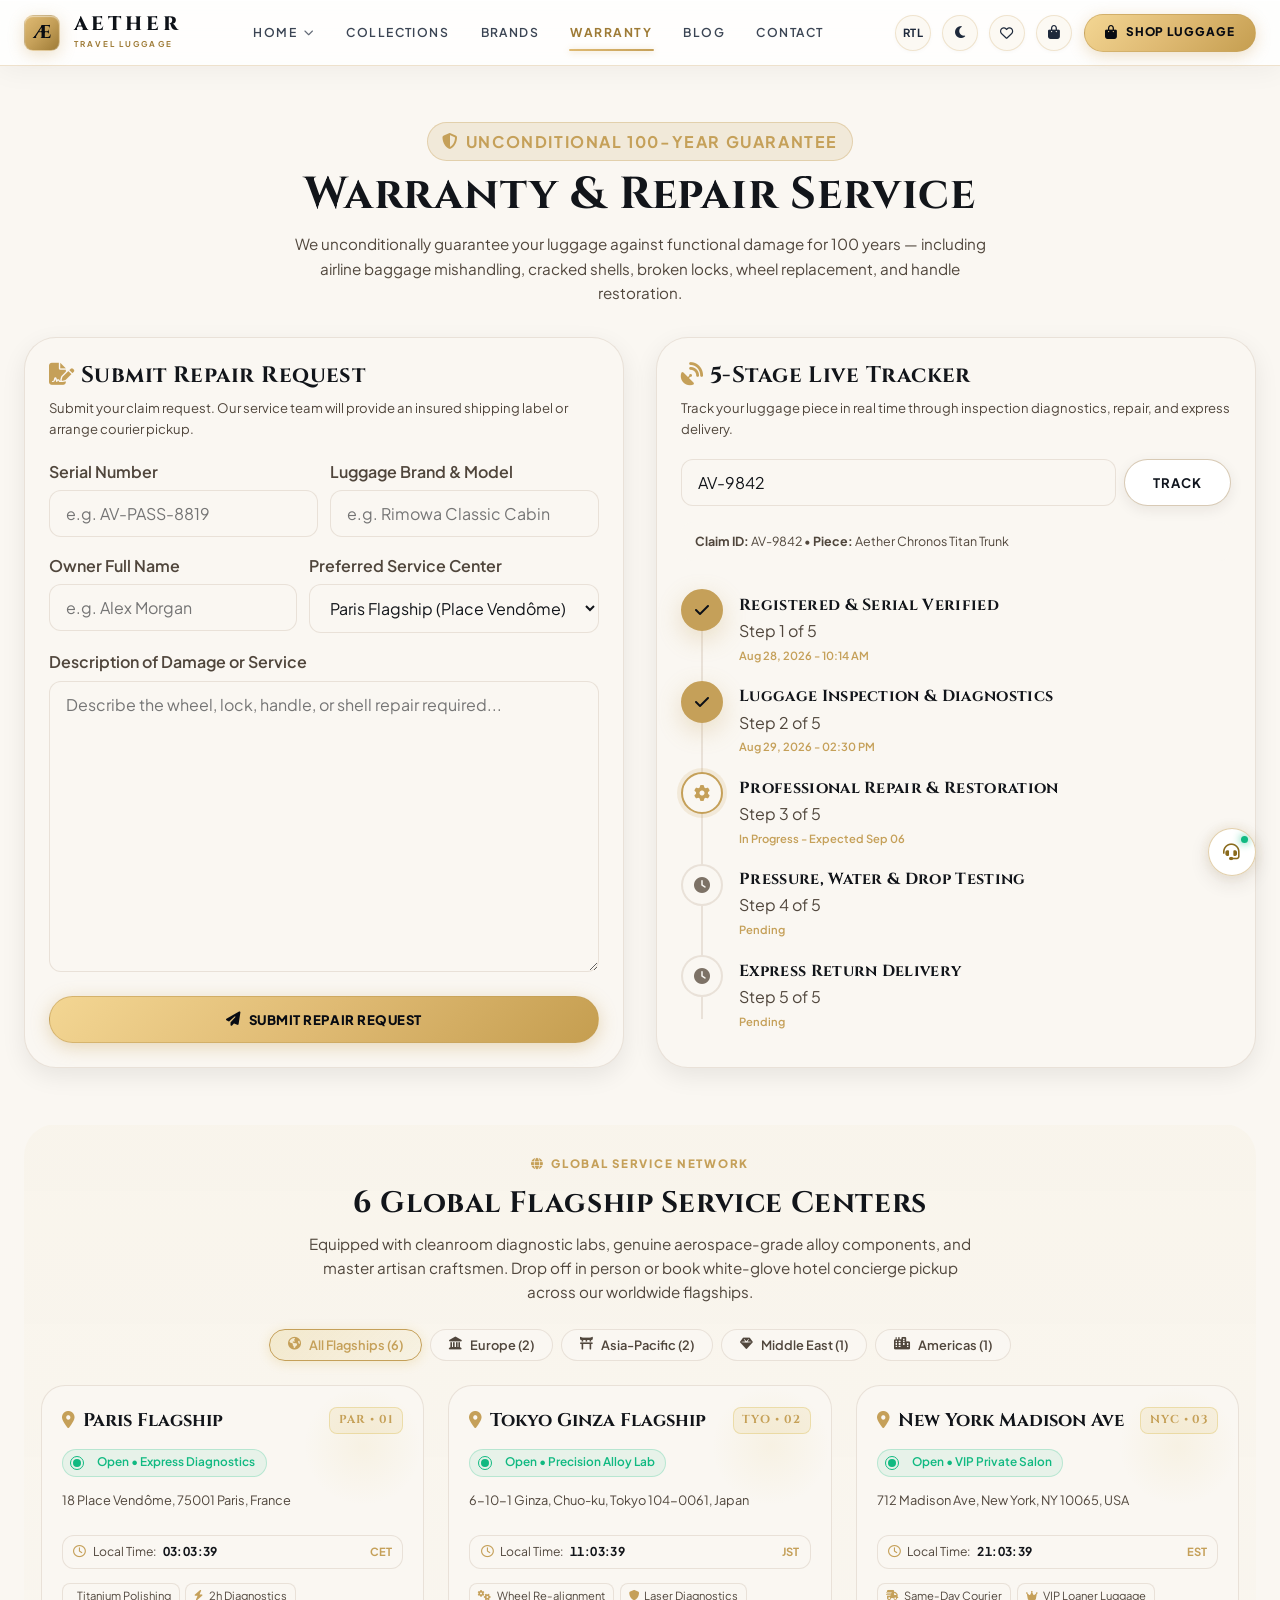
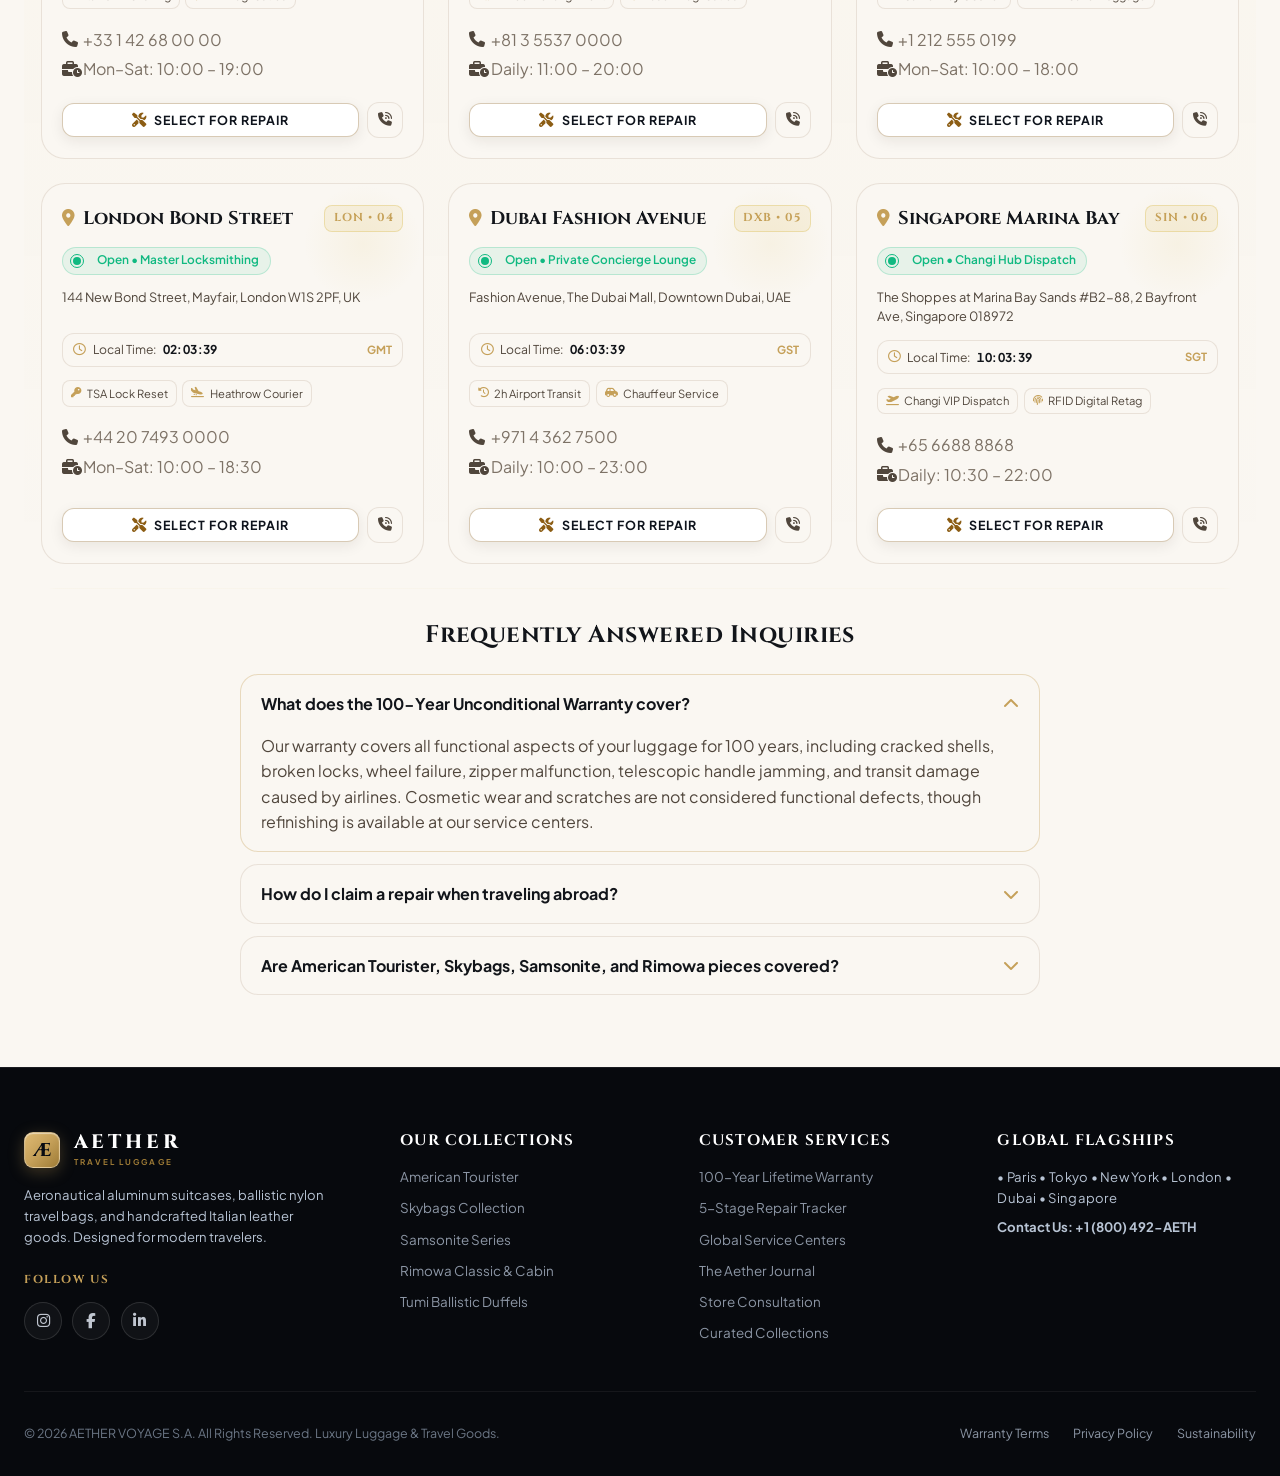
<file: warranty.html>
<!DOCTYPE html>
<html lang="en" dir="ltr" data-theme="light">
<head>
    <!-- Instant Theme & Layout Initializer (Prevents Flash of Dark/Light Theme on Navigation) -->
    <script>
        (function() {
            try {
                var savedTheme = localStorage.getItem('aether_theme') || 'light';
                var savedDir = localStorage.getItem('aether_dir') || 'ltr';
                document.documentElement.setAttribute('data-theme', savedTheme);
                document.documentElement.setAttribute('dir', savedDir);
                document.documentElement.setAttribute('lang', savedDir === 'rtl' ? 'ar' : 'en');
            } catch(e) {}
        })();
    </script>

    <meta charset="UTF-8" />
    <meta name="viewport" content="width=device-width, initial-scale=1.0" />
    <meta name="description" content="AETHER VOYAGE 100-Year Lifetime Unconditional Warranty — Submit repair claims, track 5-stage live diagnostics, and locate global service centers." />
    <title>100-Year Warranty & Repair Hub — AETHER VOYAGE</title>

    <!-- Favicon & Brand Touch Icons -->
    <link rel="icon" type="image/svg+xml" href="assets/images/favicon.svg" />
    <link rel="icon" type="image/png" sizes="32x32" href="assets/images/favicon-32x32.png" />
    <link rel="icon" type="image/png" sizes="16x16" href="assets/images/favicon-16x16.png" />
    <link rel="apple-touch-icon" sizes="180x180" href="assets/images/apple-touch-icon.png" />
    <link rel="shortcut icon" href="favicon.ico" />
    <link rel="manifest" href="site.webmanifest" />
    <meta name="theme-color" content="#dfba73" />

    <!-- Google Fonts -->
    <link rel="preconnect" href="https://fonts.googleapis.com">
    <link rel="preconnect" href="https://fonts.gstatic.com" crossorigin>
    <link href="https://fonts.googleapis.com/css2?family=Cinzel:wght@500;600;700;800;900&family=Playfair+Display:ital,wght@0,500;0,600;0,700;0,800;1,600&family=Plus+Jakarta+Sans:wght@300;400;500;600;700;800&display=swap" rel="stylesheet">

    <!-- FontAwesome 6 Icons CDN -->
    <link rel="stylesheet" href="https://cdnjs.cloudflare.com/ajax/libs/font-awesome/6.5.1/css/all.min.css" />

    <!-- Master Stylesheet -->
    <link rel="stylesheet" href="css/style.css" />
</head>
<body>

    <!-- Header -->
    <header class="site-header" id="siteHeader">
        <div class="container header-container">
            <a href="index.html" class="brand-logo" aria-label="Aether Voyage Home">
                <div class="logo-monogram">Æ</div>
                <div class="logo-text-group">
                    <span class="logo-title">AETHER</span>
                    <span class="logo-subtitle">TRAVEL LUGGAGE</span>
                </div>
            </a>

            <nav class="nav-menu" aria-label="Primary Navigation">
                <div class="nav-item-dropdown">
                    <a href="index.html" class="nav-link dropdown-toggle">
                        <span>Home</span>
                        <i class="fa-solid fa-chevron-down nav-dropdown-arrow"></i>
                    </a>
                    <div class="nav-dropdown-menu">
                        <a href="index.html" class="nav-dropdown-item">
                            <div class="dropdown-item-icon">
                                <i class="fa-solid fa-landmark"></i>
                            </div>
                            <div class="dropdown-item-content">
                                <div class="dropdown-item-title">Home 1: Flagship Showcase</div>
                                <div class="dropdown-item-desc">Classic brand collections & travel luggage</div>
                            </div>
                        </a>
                        <a href="home2.html" class="nav-dropdown-item">
                            <div class="dropdown-item-icon">
                                <i class="fa-solid fa-wand-magic-sparkles"></i>
                            </div>
                            <div class="dropdown-item-content">
                                <div class="dropdown-item-title">Home 2: Bespoke Studio</div>
                                <div class="dropdown-item-desc">Customize bag designs, colors & monograms</div>
                            </div>
                            <span class="dropdown-item-badge">New</span>
                        </a>
                    </div>
                </div>
                <a href="collections.html" class="nav-link">Collections</a>
                <a href="brands.html" class="nav-link">Brands</a>
                <a href="warranty.html" class="nav-link active" title="100-Year Warranty & Repair">Warranty</a>
                <a href="blog.html" class="nav-link">Blog</a>
                <a href="contact.html" class="nav-link" title="Contact Concierge">Contact</a>
            </nav>

            <div class="header-actions">

                <button id="dirToggle" class="compact-tool-btn" title="Toggle Layout Direction (LTR/RTL)">
                    <span>RTL</span>
                </button>

                <button id="themeToggle" class="compact-tool-btn" title="Toggle Dark / Light Theme">
                    <i class="fa-solid fa-sun"></i>
                </button>

                <button id="wishlistBtn" class="compact-tool-btn wishlist-open-btn" title="Open Wishlist">
                    <i class="fa-regular fa-heart"></i>
                    <span class="action-badge wishlist-count-badge" style="display: none;">0</span>
                </button>

                <button id="cartBtn" class="compact-tool-btn cart-open-btn" title="Open Luggage Cart">
                    <i class="fa-solid fa-bag-shopping"></i>
                    <span class="action-badge cart-count-badge" style="display: none;">0</span>
                </button>

                <a href="collections.html" class="header-cta-btn" id="headerCtaBtn" title="Shop Curated Luxury Luggage">
                    <i class="fa-solid fa-bag-shopping"></i>
                    <span>Shop Luggage</span>
                </a>

                <button id="mobileMenuToggle" class="hamburger-btn" aria-label="Open Mobile Menu">
                    <i class="fa-solid fa-bars"></i>
                </button>
            </div>
        </div>
    </header>

    <!-- Mobile Drawer -->
    <div class="mobile-nav-drawer" id="mobileMenu">
        <div class="mobile-nav-header">
            <a href="index.html" class="brand-logo" aria-label="Aether Voyage Home">
                <div class="logo-monogram">Æ</div>
                <span class="logo-title">AETHER</span>
            </a>
            <button class="drawer-close-btn" id="mobileMenuClose"><i class="fa-solid fa-xmark"></i></button>
        </div>
        <div class="mobile-nav-links">
            <div class="mobile-nav-dropdown-section">
                <a href="index.html" class="mobile-nav-link">
                    <i class="fa-solid fa-house"></i> Home
                </a>
                <div class="mobile-nav-subgroup">
                    <a href="index.html" class="mobile-nav-sublink">
                        <span>Home 1: Flagship Showcase</span>
                        <i class="fa-solid fa-landmark"></i>
                    </a>
                    <a href="home2.html" class="mobile-nav-sublink">
                        <span>Home 2: Bespoke Studio</span>
                        <i class="fa-solid fa-wand-magic-sparkles"></i>
                    </a>
                </div>
            </div>
            <a href="collections.html" class="mobile-nav-link"><i class="fa-solid fa-suitcase-rolling"></i> Collections</a>
            <a href="brands.html" class="mobile-nav-link"><i class="fa-solid fa-award"></i> Brands</a>
            <a href="warranty.html" class="mobile-nav-link active"><i class="fa-solid fa-shield-halved"></i> 100-Year Warranty</a>
            <a href="blog.html" class="mobile-nav-link"><i class="fa-solid fa-newspaper"></i> Blog & Journal</a>
            <a href="contact.html" class="mobile-nav-link"><i class="fa-solid fa-headset"></i> Contact Us</a>
            <a href="collections.html" class="mobile-nav-link mobile-nav-cta">
                <i class="fa-solid fa-suitcase-rolling"></i> <span>Shop Luggage</span>
            </a>
            <a href="#wishlist" class="mobile-nav-link wishlist-open-btn">
                <i class="fa-regular fa-heart"></i>
                <span>Private Wishlist</span>
                <span class="action-badge wishlist-count-badge" style="margin-left: auto; display: none;">0</span>
            </a>
        </div>
        <div class="mobile-nav-footer">
            <div class="mobile-tools-grid">
                <button id="themeToggleMobile" class="btn btn-secondary btn-sm" style="flex:1;"><i class="fa-solid fa-sun"></i> Theme</button>
                <button id="dirToggleMobile" class="btn btn-secondary btn-sm" style="flex:1;"><span>RTL / LTR</span></button>
            </div>
        </div>
    </div>

    <div class="drawer-backdrop" id="drawerBackdrop"></div>

    <!-- Main Warranty Hub Content -->
    <main id="mainContent">
        <section class="warranty-section">
            <div class="container">
                <div class="warranty-header">
                    <div class="warranty-badge-pill">
                        <i class="fa-solid fa-shield-halved"></i> Unconditional 100-Year Guarantee
                    </div>
                    <h1 class="section-title">Warranty & Repair Service</h1>
                    <p class="section-subtitle">
                        We unconditionally guarantee your luggage against functional damage for 100 years — including airline baggage mishandling, cracked shells, broken locks, wheel replacement, and handle restoration.
                    </p>
                </div>

                <div class="warranty-grid">
                    <!-- Claim Registration Form -->
                    <div class="warranty-card">
                        <h2 style="font-family: var(--font-serif); font-size: 1.4rem; margin-bottom: 0.5rem;">
                            <i class="fa-solid fa-file-signature" style="color: var(--color-gold);"></i> Submit Repair Request
                        </h2>
                        <p style="font-size: 0.82rem; color: var(--text-secondary); margin-bottom: 1.25rem;">
                            Submit your claim request. Our service team will provide an insured shipping label or arrange courier pickup.
                        </p>

                        <form class="warranty-form" id="warrantyClaimForm">
                            <div class="warranty-form-row">
                                <div class="form-field">
                                    <label for="warrantySerial">Serial Number</label>
                                    <input type="text" id="warrantySerial" placeholder="e.g. AV-PASS-8819" required>
                                </div>
                                <div class="form-field">
                                    <label for="warrantyModel">Luggage Brand & Model</label>
                                    <input type="text" id="warrantyModel" placeholder="e.g. Rimowa Classic Cabin" required>
                                </div>
                            </div>
                            <div class="warranty-form-row">
                                <div class="form-field">
                                    <label for="warrantyName">Owner Full Name</label>
                                    <input type="text" id="warrantyName" placeholder="e.g. Alex Morgan" required>
                                </div>
                                <div class="form-field">
                                    <label for="warrantyServiceCenter">Preferred Service Center</label>
                                    <select id="warrantyServiceCenter">
                                        <option value="paris">Paris Flagship (Place Vendôme)</option>
                                        <option value="tokyo">Tokyo Ginza Service Center</option>
                                        <option value="newyork">New York Madison Ave</option>
                                        <option value="london">London Bond Street</option>
                                        <option value="dubai">Dubai Mall Fashion Avenue</option>
                                        <option value="singapore">Singapore Marina Bay Sands</option>
                                    </select>
                                </div>
                            </div>
                            <div class="form-field">
                                <label for="warrantyIssue">Description of Damage or Service</label>
                                <textarea id="warrantyIssue" rows="3" placeholder="Describe the wheel, lock, handle, or shell repair required..." required></textarea>
                            </div>
                            <button type="submit" class="btn btn-primary" style="margin-top: 0.5rem;">
                                <i class="fa-solid fa-paper-plane"></i> Submit Repair Request
                            </button>
                        </form>
                    </div>

                    <!-- 5-Stage Live Repair Progress Tracker -->
                    <div class="warranty-card" id="tracker" style="scroll-margin-top: 100px;">
                        <h2 style="font-family: var(--font-serif); font-size: 1.4rem; margin-bottom: 0.5rem;">
                            <i class="fa-solid fa-satellite-dish" style="color: var(--color-gold);"></i> 5-Stage Live Tracker
                        </h2>
                        <p style="font-size: 0.82rem; color: var(--text-secondary); margin-bottom: 1.25rem;">
                            Track your luggage piece in real time through inspection diagnostics, repair, and express delivery.
                        </p>

                        <div class="tracker-container">
                            <div class="tracker-search-bar">
                                <input type="text" id="trackerSearchInput" placeholder="Enter Claim ID (e.g. AV-9842 or AV-1044)" value="AV-9842">
                                <button class="btn btn-secondary" id="trackerSearchBtn" type="button">Track</button>
                            </div>

                            <div id="trackerClaimInfo" style="font-size: 0.78rem; color: var(--text-secondary); padding: 0.6rem 0.85rem; background: var(--bg-surface); border-radius: var(--radius-md);">
                                <strong>Claim ID:</strong> AV-9842 &bull; <strong>Piece:</strong> Aether Chronos Titan Trunk
                            </div>

                            <div class="tracker-progress-timeline" id="trackerTimeline"></div>
                        </div>
                    </div>
                </div>

                <!-- Global Service Centers Section -->
                <section class="service-centers-wrapper" id="service-centers" style="scroll-margin-top: 100px;">
                    <div class="service-centers-header">
                        <span class="section-eyebrow"><i class="fa-solid fa-globe fa-spin-pulse" style="--fa-animation-duration: 6s;"></i> Global Service Network</span>
                        <h3 class="section-title" style="font-size: 1.85rem;">6 Global Flagship Service Centers</h3>
                        <p class="section-subtitle" style="max-width: 680px; margin: 0.5rem auto 1.5rem;">
                            Equipped with cleanroom diagnostic labs, genuine aerospace-grade alloy components, and master artisan craftsmen. Drop off in person or book white-glove hotel concierge pickup across our worldwide flagships.
                        </p>
                        
                        <!-- Hub Quick Filter Bar -->
                        <div class="hub-filter-bar">
                            <button type="button" class="hub-filter-pill active" data-filter="all">
                                <i class="fa-solid fa-earth-americas"></i> All Flagships (6)
                            </button>
                            <button type="button" class="hub-filter-pill" data-filter="europe">
                                <i class="fa-solid fa-landmark"></i> Europe (2)
                            </button>
                            <button type="button" class="hub-filter-pill" data-filter="asia">
                                <i class="fa-solid fa-torii-gate"></i> Asia-Pacific (2)
                            </button>
                            <button type="button" class="hub-filter-pill" data-filter="middle-east">
                                <i class="fa-solid fa-gem"></i> Middle East (1)
                            </button>
                            <button type="button" class="hub-filter-pill" data-filter="americas">
                                <i class="fa-solid fa-city"></i> Americas (1)
                            </button>
                        </div>
                    </div>

                    <div class="service-centers-grid" id="serviceCentersGrid">
                        <!-- Paris Flagship -->
                        <div class="center-card" data-region="europe" data-center="paris">
                            <div class="center-card-header">
                                <div class="center-city">
                                    <i class="fa-solid fa-location-dot"></i> Paris Flagship
                                </div>
                                <span class="center-code-badge">PAR &bull; 01</span>
                            </div>
                            <div class="center-status-badge">
                                <span class="radar-ping"></span>
                                <span class="radar-dot"></span>
                                <span class="status-text">Open &bull; Express Diagnostics</span>
                            </div>
                            <div class="center-address">18 Place Vendôme, 75001 Paris, France</div>
                            
                            <div class="center-live-clock" data-tz="Europe/Paris" title="Current Local Time in Paris (CET)">
                                <i class="fa-regular fa-clock"></i>
                                <span>Local Time:</span>
                                <strong class="clock-display">--:--:--</strong>
                                <span class="clock-zone">CET</span>
                            </div>

                            <div class="center-tags">
                                <span class="center-tag"><i class="fa-solid fa-sparkles"></i> Titanium Polishing</span>
                                <span class="center-tag"><i class="fa-solid fa-bolt"></i> 2h Diagnostics</span>
                            </div>

                            <div class="center-contact">
                                <span><i class="fa-solid fa-phone"></i> +33 1 42 68 00 00</span>
                                <span><i class="fa-solid fa-business-time"></i> Mon–Sat: 10:00 – 19:00</span>
                            </div>

                            <div class="center-actions">
                                <button type="button" class="btn btn-secondary btn-sm center-select-btn" data-center="paris">
                                    <i class="fa-solid fa-screwdriver-wrench"></i> Select for Repair
                                </button>
                                <a href="tel:+33142680000" class="btn-icon-call" title="Call Paris Atelier" aria-label="Call Paris Atelier">
                                    <i class="fa-solid fa-phone-volume"></i>
                                </a>
                            </div>
                        </div>

                        <!-- Tokyo Flagship -->
                        <div class="center-card" data-region="asia" data-center="tokyo">
                            <div class="center-card-header">
                                <div class="center-city">
                                    <i class="fa-solid fa-location-dot"></i> Tokyo Ginza Flagship
                                </div>
                                <span class="center-code-badge">TYO &bull; 02</span>
                            </div>
                            <div class="center-status-badge">
                                <span class="radar-ping"></span>
                                <span class="radar-dot"></span>
                                <span class="status-text">Open &bull; Precision Alloy Lab</span>
                            </div>
                            <div class="center-address">6-10-1 Ginza, Chuo-ku, Tokyo 104-0061, Japan</div>

                            <div class="center-live-clock" data-tz="Asia/Tokyo" title="Current Local Time in Tokyo (JST)">
                                <i class="fa-regular fa-clock"></i>
                                <span>Local Time:</span>
                                <strong class="clock-display">--:--:--</strong>
                                <span class="clock-zone">JST</span>
                            </div>

                            <div class="center-tags">
                                <span class="center-tag"><i class="fa-solid fa-gears"></i> Wheel Re-alignment</span>
                                <span class="center-tag"><i class="fa-solid fa-shield"></i> Laser Diagnostics</span>
                            </div>

                            <div class="center-contact">
                                <span><i class="fa-solid fa-phone"></i> +81 3 5537 0000</span>
                                <span><i class="fa-solid fa-business-time"></i> Daily: 11:00 – 20:00</span>
                            </div>

                            <div class="center-actions">
                                <button type="button" class="btn btn-secondary btn-sm center-select-btn" data-center="tokyo">
                                    <i class="fa-solid fa-screwdriver-wrench"></i> Select for Repair
                                </button>
                                <a href="tel:+81355370000" class="btn-icon-call" title="Call Tokyo Atelier" aria-label="Call Tokyo Atelier">
                                    <i class="fa-solid fa-phone-volume"></i>
                                </a>
                            </div>
                        </div>

                        <!-- New York Flagship -->
                        <div class="center-card" data-region="americas" data-center="newyork">
                            <div class="center-card-header">
                                <div class="center-city">
                                    <i class="fa-solid fa-location-dot"></i> New York Madison Ave
                                </div>
                                <span class="center-code-badge">NYC &bull; 03</span>
                            </div>
                            <div class="center-status-badge">
                                <span class="radar-ping"></span>
                                <span class="radar-dot"></span>
                                <span class="status-text">Open &bull; VIP Private Salon</span>
                            </div>
                            <div class="center-address">712 Madison Ave, New York, NY 10065, USA</div>

                            <div class="center-live-clock" data-tz="America/New_York" title="Current Local Time in New York (EST)">
                                <i class="fa-regular fa-clock"></i>
                                <span>Local Time:</span>
                                <strong class="clock-display">--:--:--</strong>
                                <span class="clock-zone">EST</span>
                            </div>

                            <div class="center-tags">
                                <span class="center-tag"><i class="fa-solid fa-truck-fast"></i> Same-Day Courier</span>
                                <span class="center-tag"><i class="fa-solid fa-crown"></i> VIP Loaner Luggage</span>
                            </div>

                            <div class="center-contact">
                                <span><i class="fa-solid fa-phone"></i> +1 212 555 0199</span>
                                <span><i class="fa-solid fa-business-time"></i> Mon–Sat: 10:00 – 18:00</span>
                            </div>

                            <div class="center-actions">
                                <button type="button" class="btn btn-secondary btn-sm center-select-btn" data-center="newyork">
                                    <i class="fa-solid fa-screwdriver-wrench"></i> Select for Repair
                                </button>
                                <a href="tel:+12125550199" class="btn-icon-call" title="Call New York Center" aria-label="Call New York Center">
                                    <i class="fa-solid fa-phone-volume"></i>
                                </a>
                            </div>
                        </div>

                        <!-- London Flagship -->
                        <div class="center-card" data-region="europe" data-center="london">
                            <div class="center-card-header">
                                <div class="center-city">
                                    <i class="fa-solid fa-location-dot"></i> London Bond Street
                                </div>
                                <span class="center-code-badge">LON &bull; 04</span>
                            </div>
                            <div class="center-status-badge">
                                <span class="radar-ping"></span>
                                <span class="radar-dot"></span>
                                <span class="status-text">Open &bull; Master Locksmithing</span>
                            </div>
                            <div class="center-address">144 New Bond Street, Mayfair, London W1S 2PF, UK</div>

                            <div class="center-live-clock" data-tz="Europe/London" title="Current Local Time in London (GMT)">
                                <i class="fa-regular fa-clock"></i>
                                <span>Local Time:</span>
                                <strong class="clock-display">--:--:--</strong>
                                <span class="clock-zone">GMT</span>
                            </div>

                            <div class="center-tags">
                                <span class="center-tag"><i class="fa-solid fa-key"></i> TSA Lock Reset</span>
                                <span class="center-tag"><i class="fa-solid fa-plane-arrival"></i> Heathrow Courier</span>
                            </div>

                            <div class="center-contact">
                                <span><i class="fa-solid fa-phone"></i> +44 20 7493 0000</span>
                                <span><i class="fa-solid fa-business-time"></i> Mon–Sat: 10:00 – 18:30</span>
                            </div>

                            <div class="center-actions">
                                <button type="button" class="btn btn-secondary btn-sm center-select-btn" data-center="london">
                                    <i class="fa-solid fa-screwdriver-wrench"></i> Select for Repair
                                </button>
                                <a href="tel:+442074930000" class="btn-icon-call" title="Call London Atelier" aria-label="Call London Atelier">
                                    <i class="fa-solid fa-phone-volume"></i>
                                </a>
                            </div>
                        </div>

                        <!-- Dubai Flagship (NEW) -->
                        <div class="center-card" data-region="middle-east" data-center="dubai">
                            <div class="center-card-header">
                                <div class="center-city">
                                    <i class="fa-solid fa-location-dot"></i> Dubai Fashion Avenue
                                </div>
                                <span class="center-code-badge">DXB &bull; 05</span>
                            </div>
                            <div class="center-status-badge">
                                <span class="radar-ping"></span>
                                <span class="radar-dot"></span>
                                <span class="status-text">Open &bull; Private Concierge Lounge</span>
                            </div>
                            <div class="center-address">Fashion Avenue, The Dubai Mall, Downtown Dubai, UAE</div>

                            <div class="center-live-clock" data-tz="Asia/Dubai" title="Current Local Time in Dubai (GST)">
                                <i class="fa-regular fa-clock"></i>
                                <span>Local Time:</span>
                                <strong class="clock-display">--:--:--</strong>
                                <span class="clock-zone">GST</span>
                            </div>

                            <div class="center-tags">
                                <span class="center-tag"><i class="fa-solid fa-clock-rotate-left"></i> 2h Airport Transit</span>
                                <span class="center-tag"><i class="fa-solid fa-car-side"></i> Chauffeur Service</span>
                            </div>

                            <div class="center-contact">
                                <span><i class="fa-solid fa-phone"></i> +971 4 362 7500</span>
                                <span><i class="fa-solid fa-business-time"></i> Daily: 10:00 – 23:00</span>
                            </div>

                            <div class="center-actions">
                                <button type="button" class="btn btn-secondary btn-sm center-select-btn" data-center="dubai">
                                    <i class="fa-solid fa-screwdriver-wrench"></i> Select for Repair
                                </button>
                                <a href="tel:+97143627500" class="btn-icon-call" title="Call Dubai Lounge" aria-label="Call Dubai Lounge">
                                    <i class="fa-solid fa-phone-volume"></i>
                                </a>
                            </div>
                        </div>

                        <!-- Singapore Flagship (NEW) -->
                        <div class="center-card" data-region="asia" data-center="singapore">
                            <div class="center-card-header">
                                <div class="center-city">
                                    <i class="fa-solid fa-location-dot"></i> Singapore Marina Bay
                                </div>
                                <span class="center-code-badge">SIN &bull; 06</span>
                            </div>
                            <div class="center-status-badge">
                                <span class="radar-ping"></span>
                                <span class="radar-dot"></span>
                                <span class="status-text">Open &bull; Changi Hub Dispatch</span>
                            </div>
                            <div class="center-address">The Shoppes at Marina Bay Sands #B2-88, 2 Bayfront Ave, Singapore 018972</div>

                            <div class="center-live-clock" data-tz="Asia/Singapore" title="Current Local Time in Singapore (SGT)">
                                <i class="fa-regular fa-clock"></i>
                                <span>Local Time:</span>
                                <strong class="clock-display">--:--:--</strong>
                                <span class="clock-zone">SGT</span>
                            </div>

                            <div class="center-tags">
                                <span class="center-tag"><i class="fa-solid fa-plane-departure"></i> Changi VIP Dispatch</span>
                                <span class="center-tag"><i class="fa-solid fa-fingerprint"></i> RFID Digital Retag</span>
                            </div>

                            <div class="center-contact">
                                <span><i class="fa-solid fa-phone"></i> +65 6688 8868</span>
                                <span><i class="fa-solid fa-business-time"></i> Daily: 10:30 – 22:00</span>
                            </div>

                            <div class="center-actions">
                                <button type="button" class="btn btn-secondary btn-sm center-select-btn" data-center="singapore">
                                    <i class="fa-solid fa-screwdriver-wrench"></i> Select for Repair
                                </button>
                                <a href="tel:+6566888868" class="btn-icon-call" title="Call Singapore Hub" aria-label="Call Singapore Hub">
                                    <i class="fa-solid fa-phone-volume"></i>
                                </a>
                            </div>
                        </div>
                    </div>
                </section>

                <!-- FAQ Accordion -->
                <div class="faq-section">
                    <div class="section-header" style="margin-bottom: 1.5rem;">
                        <h3 style="font-family: var(--font-serif); font-size: 1.5rem;">Frequently Answered Inquiries</h3>
                    </div>
                    <div class="faq-list">
                        <div class="faq-item active">
                            <div class="faq-question">
                                <span>What does the 100-Year Unconditional Warranty cover?</span>
                                <i class="fa-solid fa-chevron-down"></i>
                            </div>
                            <div class="faq-answer">
                                Our warranty covers all functional aspects of your luggage for 100 years, including cracked shells, broken locks, wheel failure, zipper malfunction, telescopic handle jamming, and transit damage caused by airlines. Cosmetic wear and scratches are not considered functional defects, though refinishing is available at our service centers.
                            </div>
                        </div>
                        <div class="faq-item">
                            <div class="faq-question">
                                <span>How do I claim a repair when traveling abroad?</span>
                                <i class="fa-solid fa-chevron-down"></i>
                            </div>
                            <div class="faq-answer">
                                You can present your luggage at any of our worldwide service centers or contact our 24/7 Customer Support team. We will arrange a complimentary loaner piece while your luggage is serviced or ship replacement components directly to your hotel.
                            </div>
                        </div>
                        <div class="faq-item">
                            <div class="faq-question">
                                <span>Are American Tourister, Skybags, Samsonite, and Rimowa pieces covered?</span>
                                <i class="fa-solid fa-chevron-down"></i>
                            </div>
                            <div class="faq-answer">
                                Yes! Every curated brand piece acquired through Aether Voyage receives our unified 100-Year Warranty Certificate in addition to the original manufacturer warranty.
                            </div>
                        </div>
                    </div>
                </div>
            </div>
        </section>
    </main>

    <!-- Customer Account Drawer (Slides in from Left-to-Right) -->
    <aside class="slide-drawer slide-drawer-left" id="authDrawer" aria-label="Customer Account Drawer">
        <div class="drawer-header">
            <div class="drawer-title-group">
                <i class="fa-regular fa-user" style="color: var(--color-gold); font-size: 1.1rem;"></i>
                <h3 class="drawer-title" id="authDrawerTitle">Customer Account</h3>
            </div>
            <button class="drawer-close-btn" id="authDrawerClose" aria-label="Close Account Drawer"><i class="fa-solid fa-xmark"></i></button>
        </div>
        <div class="drawer-body" id="authDrawerBody"></div>
    </aside>

    <aside class="slide-drawer" id="cartDrawer" aria-label="Luggage Cart Drawer">
        <div class="drawer-header">
            <div class="drawer-title-group">
                <i class="fa-solid fa-bag-shopping" style="color: var(--color-gold);"></i>
                <h3 class="drawer-title">Luggage Cart</h3>
                <span class="drawer-count-badge cart-count-badge">0</span>
            </div>
            <button class="drawer-close-btn" id="cartDrawerClose"><i class="fa-solid fa-xmark"></i></button>
        </div>
        <div class="shipping-progress-box">
            <div class="shipping-progress-text" id="shippingProgressText">
                Add <strong>$500</strong> for Complimentary Express Shipping
            </div>
            <div class="shipping-bar-bg">
                <div class="shipping-bar-fill" id="shippingProgressBar" style="width: 0%;"></div>
            </div>
        </div>
        <div class="drawer-body" id="cartItemsList"></div>
        <div class="drawer-footer">
            <div class="promo-form">
                <input type="text" class="promo-input" id="promoCodeInput" placeholder="PROMO CODE (VOYAGE10)">
                <button class="promo-btn" id="applyPromoBtn" type="button">Apply</button>
            </div>
            <div class="cart-totals-list">
                <div class="cart-totals-row">
                    <span>Subtotal</span>
                    <span id="cartSubtotal">$0</span>
                </div>
                <div class="cart-totals-row" id="cartDiscountRow" style="display: none; color: #10b981;">
                    <span>Member Discount</span>
                    <span id="cartDiscount">-$0</span>
                </div>
                <div class="cart-totals-row">
                    <span>Worldwide Express Shipping</span>
                    <span id="cartShipping">FREE</span>
                </div>
                <div class="cart-totals-row final-total">
                    <span>Total</span>
                    <span class="total-amount" id="cartFinalTotal">$0</span>
                </div>
            </div>
            <button class="checkout-btn" id="checkoutBtn">
                <i class="fa-solid fa-lock"></i> Proceed to Checkout
            </button>
        </div>
    </aside>

    <aside class="slide-drawer" id="wishlistDrawer" aria-label="Wishlist Drawer">
        <div class="drawer-header">
            <div class="drawer-title-group">
                <i class="fa-solid fa-heart" style="color: var(--color-gold);"></i>
                <h3 class="drawer-title">My Wishlist</h3>
                <span class="drawer-count-badge wishlist-count-badge">0</span>
            </div>
            <button class="drawer-close-btn" id="wishlistDrawerClose"><i class="fa-solid fa-xmark"></i></button>
        </div>
        <div class="drawer-body" id="wishlistItemsList"></div>
        <!-- Wishlist Drawer Footer -->
        <div class="drawer-footer" id="wishlistDrawerFooter" style="display: none;"></div>
    </aside>

    <!-- Modals -->
    <div class="modal-backdrop" id="checkoutModal">
        <div class="modal-dialog checkout-dialog" id="checkoutDialogContent">
            <button class="modal-close-btn" id="checkoutModalClose"><i class="fa-solid fa-xmark"></i></button>
        </div>
    </div>


    <footer class="site-footer">
        <div class="container">
            <div class="footer-top-grid">
                <div>
                    <a href="index.html" class="brand-logo" style="margin-bottom: 1rem; text-decoration: none;" aria-label="Aether Voyage Home">
                        <div class="logo-monogram">Æ</div>
                        <div class="logo-text-group">
                            <span class="logo-title" style="color: #fff;">AETHER</span>
                            <span class="logo-subtitle">TRAVEL LUGGAGE</span>
                        </div>
                    </a>
                    <p class="footer-brand-desc" style="font-size: 0.82rem; color: #b8c4d4; line-height: 1.6; max-width: 300px;">
                        Aeronautical aluminum suitcases, ballistic nylon travel bags, and handcrafted Italian leather goods. Designed for modern travelers.
                    </p>
                    <div class="footer-social-block">
                        <span class="footer-social-label">Follow Us</span>
                        <div class="footer-social-icons">
                            <a href="https://www.instagram.com/accounts/login/" target="_blank" rel="noopener noreferrer" class="footer-social-btn instagram" aria-label="Follow us on Instagram (Redirects to Login)" title="Instagram Login">
                                <i class="fa-brands fa-instagram"></i>
                            </a>
                            <a href="https://www.facebook.com/login/" target="_blank" rel="noopener noreferrer" class="footer-social-btn facebook" aria-label="Follow us on Facebook (Redirects to Login)" title="Facebook Login">
                                <i class="fa-brands fa-facebook-f"></i>
                            </a>
                            <a href="https://www.linkedin.com/login" target="_blank" rel="noopener noreferrer" class="footer-social-btn linkedin" aria-label="Follow us on LinkedIn (Redirects to Login)" title="LinkedIn Login">
                                <i class="fa-brands fa-linkedin-in"></i>
                            </a>
                        </div>
                    </div>
                </div>
                <div>
                    <h4 class="footer-col-title">Our Collections</h4>
                    <ul class="footer-links-list">
                        <li><a href="collections.html?brand=American+Tourister" class="footer-link">American Tourister</a></li>
                        <li><a href="collections.html?brand=Skybags" class="footer-link">Skybags Collection</a></li>
                        <li><a href="collections.html?brand=Samsonite" class="footer-link">Samsonite Series</a></li>
                        <li><a href="collections.html?brand=Rimowa" class="footer-link">Rimowa Classic & Cabin</a></li>
                        <li><a href="collections.html?brand=Tumi" class="footer-link">Tumi Ballistic Duffels</a></li>
                    </ul>
                </div>
                <div>
                    <h4 class="footer-col-title">Customer Services</h4>
                    <ul class="footer-links-list">
                        <li><a href="warranty.html" class="footer-link">100-Year Lifetime Warranty</a></li>
                        <li><a href="#tracker" class="footer-link">5-Stage Repair Tracker</a></li>
                        <li><a href="#service-centers" class="footer-link">Global Service Centers</a></li>
                        <li><a href="blog.html" class="footer-link">The Aether Journal</a></li>
                        <li><a href="contact.html" class="footer-link">Store Consultation</a></li>
                        <li><a href="collections.html" class="footer-link">Curated Collections</a></li>
                    </ul>
                </div>
                <div>
                    <h4 class="footer-col-title">Global Flagships</h4>
                    <p class="footer-cities" style="font-size: 0.82rem; color: #b8c4d4; line-height: 1.6;">&bull; Paris &bull; Tokyo &bull; New York &bull; London &bull; Dubai &bull; Singapore</p>
                    <p style="font-size: 0.82rem; color: var(--color-gold); font-weight: 700; margin-top: 0.5rem; margin-bottom: 1rem;">Contact Us: +1 (800) 492-AETH</p>
                    <div class="footer-actions-dock" id="footerActionsDock">
                        <button id="backToTopBtn" class="back-to-top" title="Back to Top" aria-label="Back to Top">
                            <i class="fa-solid fa-arrow-up"></i>
                        </button>
                        <a href="contact.html" id="floatingContactBtn" class="floating-contact-btn" title="Contact Us" aria-label="Contact Us">
                            <span class="contact-status-dot" aria-hidden="true"></span>
                            <i class="fa-solid fa-headset"></i>
                            <span class="contact-btn-label">Contact Us</span>
                        </a>
                    </div>
                </div>
            </div>
            <div class="footer-bottom">
                <div>&copy; 2026 AETHER VOYAGE S.A. All Rights Reserved. Luxury Luggage & Travel Goods.</div>
                <div class="footer-legal-links">
                    <a href="warranty.html" class="footer-link">Warranty Terms</a>
                    <a href="contact.html" class="footer-link">Privacy Policy</a>
                    <a href="contact.html" class="footer-link">Sustainability</a>
                </div>
            </div>
        </div>
    </footer>

    <!-- Scripts -->
    <script src="js/data.js"></script>
    <script src="js/theme.js"></script>
    <script src="js/router.js"></script>
    <script src="js/cart.js"></script>
    <script src="js/catalog.js"></script>
    <script src="js/warranty.js"></script>
    <script src="js/auth.js"></script>
    <script src="js/checkout.js"></script>
    <script src="js/app.js"></script>
</body>
</html>
</file>
<file: css/style.css>
/* =========================================================================
   AETHER VOYAGE — MASTER LUXURY LUGGAGE DESIGN SYSTEM BUNDLE
   Includes: Design Tokens, Layout, Navigation, Catalog, Drawers, Modals & Auth
   ========================================================================= */

/* --- BEGIN: variables.css --- */
/* ==========================================================================
   AETHER VOYAGE — Unified Design Tokens & Theme Engine
   ========================================================================== */

:root,
[data-theme="light"] {
  /* Core Brand Colors */
  --color-gold: #c5a059;
  --color-gold-light: #dfba73;
  --color-gold-dark: #9e7b36;
  --color-gold-glow: rgba(197, 160, 89, 0.16);
  --border-gold-subtle: rgba(197, 160, 89, 0.35);
  
  --accent-gold: #c5a059;
  --accent-gold-hover: #dfba73;
  --accent-gold-subtle: rgba(197, 160, 89, 0.16);
  --accent-slate: #2c323b;
  --accent-bronze: #8c6d46;

  /* Typography */
  --font-serif: 'Cinzel', 'Playfair Display', 'Didot', Georgia, serif;
  --font-sans: 'Plus Jakarta Sans', -apple-system, BlinkMacSystemFont, 'Segoe UI', Roboto, Helvetica, Arial, sans-serif;

  /* Dimensions & Spacing */
  --header-height: 66px;
  --container-max: 1320px;
  
  --space-1: 0.25rem;  /* 4px */
  --space-2: 0.5rem;   /* 8px */
  --space-3: 0.75rem;  /* 12px */
  --space-4: 1rem;     /* 16px */
  --space-5: 1.25rem;  /* 20px */
  --space-6: 1.5rem;   /* 24px */
  --space-8: 2rem;     /* 32px */
  --space-10: 2.5rem;  /* 40px */
  --space-12: 3.5rem;  /* 56px */
  --space-16: 5rem;    /* 80px */

  --radius-xs: 4px;
  --radius-sm: 8px;
  --radius-md: 12px;
  --radius-lg: 18px;
  --radius-xl: 24px;
  --radius-2xl: 32px;
  --radius-full: 9999px;
  --radius-pill: 9999px;

  /* Transitions */
  --transition-fast: 0.18s cubic-bezier(0.4, 0, 0.2, 1);
  --transition-normal: 0.3s cubic-bezier(0.16, 1, 0.3, 1);
  --transition-slow: 0.55s cubic-bezier(0.16, 1, 0.3, 1);
  --transition-smooth: 0.35s cubic-bezier(0.16, 1, 0.3, 1);

  /* Shadows */
  --shadow-sm: 0 2px 8px rgba(0, 0, 0, 0.05);
  --shadow-md: 0 8px 24px rgba(0, 0, 0, 0.08);
  --shadow-lg: 0 16px 40px rgba(0, 0, 0, 0.12);
  --shadow-xl: 0 24px 60px rgba(0, 0, 0, 0.18);
  --shadow-2xl: 0 32px 80px rgba(0, 0, 0, 0.28);
  --shadow-gold: 0 8px 25px rgba(197, 160, 89, 0.3);
  --shadow-gold-lg: 0 12px 35px rgba(197, 160, 89, 0.45);

  /* Light Theme (Warm Travertine, Oat Linen & Tuscan Bronze Tone) */
  --bg-primary: #f4f0eb;
  --bg-body: #f4f0eb;
  --bg-surface: #faf7f2;
  --bg-surface-elevated: #ece4d8;
  --bg-card: #faf7f2;
  --bg-card-hover: #f2ebd9;
  --bg-glass: rgba(244, 240, 235, 0.92);
  --bg-subtle: #eae2d3;

  --text-primary: #12151a;
  --text-main: #12151a;
  --text-secondary: #50463c;
  --text-tertiary: #7d7266;
  --text-inverse: #ffffff;

  --border-color: rgba(145, 115, 80, 0.16);
  --border-subtle: rgba(145, 115, 80, 0.12);
  --border-card: rgba(145, 115, 80, 0.10);

  --gold-gradient: linear-gradient(135deg, #dfba73 0%, #c5a059 50%, #a88138 100%);
  --gold-gradient-hover: linear-gradient(135deg, #edd095 0%, #d4af65 50%, #b88f44 100%);
  --gold-text-gradient: linear-gradient(135deg, #593907 0%, #8c5e15 45%, #503104 100%);
  --dark-gradient: linear-gradient(135deg, #1f2530 0%, #12151a 100%);
}

/* Dark Theme (Obsidian, Deep Slate & Radiant Gold) */
[data-theme="dark"] {
  --bg-primary: #0a0d13;
  --bg-body: #0a0d13;
  --bg-surface: #111620;
  --bg-surface-elevated: #18202d;
  --bg-card: #131822;
  --bg-card-hover: #19202c;
  --bg-glass: rgba(17, 22, 32, 0.88);
  --bg-subtle: #19202d;

  --text-primary: #f3f5f8;
  --text-main: #f3f5f8;
  --text-secondary: #a0abb8;
  --text-tertiary: #6c7786;
  --text-inverse: #0a0d13;

  --border-color: rgba(255, 255, 255, 0.09);
  --border-subtle: rgba(255, 255, 255, 0.09);
  --border-card: rgba(255, 255, 255, 0.07);

  --gold-gradient: linear-gradient(135deg, #dfba73 0%, #c5a059 50%, #a88138 100%);
  --gold-gradient-hover: linear-gradient(135deg, #edd095 0%, #d4af65 50%, #b88f44 100%);

  --shadow-sm: 0 2px 8px rgba(0, 0, 0, 0.3);
  --shadow-md: 0 8px 24px rgba(0, 0, 0, 0.4);
  --shadow-lg: 0 16px 40px rgba(0, 0, 0, 0.5);
  --shadow-xl: 0 24px 60px rgba(0, 0, 0, 0.65);
  --shadow-2xl: 0 32px 80px rgba(0, 0, 0, 0.8);
}

/* --- END: variables.css --- */

/* --- BEGIN: base.css --- */
/* ==========================================================================
   AETHER VOYAGE — Base Styles, Typography, Layout & Button System
   ========================================================================== */

*, *::before, *::after {
  box-sizing: border-box;
  margin: 0;
  padding: 0;
}

html {
  scroll-behavior: smooth;
  font-size: 16px;
  -webkit-font-smoothing: antialiased;
  -moz-osx-font-smoothing: grayscale;
  overflow-x: clip;
  max-width: 100vw;
}

body {
  font-family: var(--font-sans);
  background-color: var(--bg-primary);
  color: var(--text-primary);
  line-height: 1.6;
  min-height: 100vh;
  overflow-x: clip;
  max-width: 100vw;
}

body.theme-transitioning,
body.theme-transitioning * {
  transition: background-color var(--transition-normal), color var(--transition-normal), border-color var(--transition-normal) !important;
}


body.no-scroll {
  overflow: hidden !important;
}

img {
  max-width: 100%;
  height: auto;
  display: block;
  user-select: none;
}

/* Universal Image Container Fitting — Ensures images fix and fit containers properly */
.image-container,
.img-container,
[class*="-media"],
[class*="-img-wrapper"],
[class*="-img-box"] {
  position: relative;
  overflow: hidden;
}

[class*="-media"] > img,
[class*="-img-wrapper"] > img,
[class*="-img-box"] > img {
  width: 100%;
  height: 100%;
  max-width: 100%;
  max-height: 100%;
  object-fit: cover;
  object-position: center;
  display: block;
}

a {
  color: inherit;
  text-decoration: none;
  transition: color var(--transition-fast);
}

button, input, select, textarea {
  font-family: inherit;
  font-size: inherit;
  color: inherit;
  background: transparent;
  border: none;
  outline: none;
}

button {
  cursor: pointer;
}

ul, ol {
  list-style: none;
}

/* Typography */
h1, h2, h3, h4, h5, h6 {
  font-family: var(--font-serif);
  font-weight: 700;
  letter-spacing: 0.02em;
  color: var(--text-primary);
  line-height: 1.2;
}

.text-gradient-gold {
  background: var(--gold-gradient);
  -webkit-background-clip: text;
  -webkit-text-fill-color: transparent;
  display: inline-block;
}

.text-gold {
  color: var(--color-gold) !important;
}

/* Container */
.container {
  width: 100%;
  max-width: var(--container-max);
  margin-inline: auto;
  padding-inline: 24px;
}

@media (max-width: 768px) {
  .container {
    padding-inline: 16px;
  }
}

@media (max-width: 380px) {
  .container {
    padding-inline: 12px;
  }
}

/* ==========================================================================
   Ultra-Premium Button Design System
   ========================================================================== */
.btn {
  display: inline-flex;
  align-items: center;
  justify-content: center;
  gap: 0.5rem;
  padding: 0.85rem 1.75rem;
  font-size: 0.82rem;
  font-weight: 700;
  letter-spacing: 0.08em;
  text-transform: uppercase;
  border-radius: var(--radius-full);
  transition: all var(--transition-fast);
  user-select: none;
  white-space: nowrap;
  position: relative;
  overflow: hidden;
  box-shadow: var(--shadow-sm);
  cursor: pointer;
}

.btn i {
  font-size: 0.9rem;
}

@media (max-width: 600px) {
  .btn {
    max-width: 100%;
    white-space: normal;
    text-align: center;
  }
}

/* Primary Button: Radiant Metallic Gold */
.btn-primary {
  background: var(--gold-gradient);
  color: #080b12 !important;
  font-weight: 800;
  border: 1px solid rgba(255, 255, 255, 0.45);
  box-shadow: 0 4px 18px rgba(197, 160, 89, 0.35);
}

.btn-primary i {
  color: #080b12 !important;
}

.btn-primary:hover {
  background: var(--gold-gradient-hover);
  color: #080b12 !important;
  transform: translateY(-2px);
  box-shadow: 0 6px 24px rgba(197, 160, 89, 0.48);
}

.btn-primary:active {
  transform: translateY(0);
}

[data-theme="light"] .btn-primary {
  background: linear-gradient(135deg, #f3d693 0%, #dfba73 50%, #c59e50 100%);
  color: #080b12 !important;
  border: 1px solid rgba(197, 160, 89, 0.6);
  box-shadow: 0 4px 18px rgba(197, 160, 89, 0.38);
  font-weight: 800;
  letter-spacing: 0.04em;
}

[data-theme="light"] .btn-primary i {
  color: #080b12 !important;
}

[data-theme="light"] .btn-primary:hover {
  background: linear-gradient(135deg, #fae2ab 0%, #ebd08b 50%, #d4ad5d 100%);
  color: #080b12 !important;
  box-shadow: 0 6px 24px rgba(197, 160, 89, 0.52);
}

/* Secondary Button: Sleek Frosted Luxury */
.btn-secondary {
  background: var(--bg-card);
  color: var(--text-primary);
  border: 1px solid var(--border-gold-subtle);
  font-weight: 700;
}

.btn-secondary:hover {
  background: #141c2c !important;
  color: #f7dfa5 !important;
  border-color: #dfba73 !important;
  transform: translateY(-2px);
  box-shadow: 0 8px 25px rgba(0, 0, 0, 0.55), 0 0 16px rgba(223, 186, 115, 0.35) !important;
}

.btn-secondary:hover i {
  color: #dfba73 !important;
}

.btn-secondary:active {
  transform: translateY(0);
}

[data-theme="light"] .btn-secondary {
  background: #ffffff;
  color: #0f141d !important;
  border: 1.5px solid rgba(145, 105, 45, 0.35);
  box-shadow: 0 4px 14px rgba(35, 25, 10, 0.08);
}

[data-theme="light"] .btn-secondary i {
  color: #8c5d14 !important;
}

[data-theme="light"] .btn-secondary:hover {
  background: #ffffff !important;
  color: #080b12 !important;
  border-color: #b8860b !important;
  box-shadow: 0 8px 25px rgba(0, 0, 0, 0.22), 0 0 16px rgba(197, 160, 89, 0.40) !important;
  transform: translateY(-2px);
}

[data-theme="light"] .btn-secondary:hover i {
  color: #8c5d14 !important;
}

/* Small Button */
.btn-sm {
  padding: 0.5rem 1.1rem;
  font-size: 0.75rem;
}

/* Compact Tool Buttons in Header */
.compact-tool-btn {
  width: 40px;
  height: 40px;
  border-radius: 50%;
  background: var(--bg-surface);
  border: 1px solid var(--border-color);
  color: var(--text-secondary);
  display: flex;
  align-items: center;
  justify-content: center;
  font-size: 0.85rem;
  font-weight: 700;
  position: relative;
  transition: all var(--transition-fast);
  cursor: pointer;
}

.compact-tool-btn:hover {
  color: var(--color-gold);
  border-color: var(--color-gold);
  background: var(--color-gold-glow);
  transform: translateY(-2px);
  box-shadow: 0 4px 12px rgba(197, 160, 89, 0.2);
}

.compact-tool-btn .action-badge {
  position: absolute;
  top: -4px;
  right: -4px;
  background: var(--color-gold);
  color: #0b0e14;
  font-size: 0.65rem;
  font-weight: 800;
  min-width: 18px;
  height: 18px;
  border-radius: var(--radius-full);
  display: inline-flex;
  align-items: center;
  justify-content: center;
  padding: 0 4px;
  border: 2px solid var(--bg-surface);
}

/* Header VIP Auth Button */
.header-auth-btn {
  display: inline-flex;
  align-items: center;
  gap: 0.45rem;
  padding: 0.5rem 1.1rem;
  background: var(--bg-surface);
  border: 1px solid var(--border-gold-subtle);
  border-radius: var(--radius-full);
  color: var(--text-primary);
  font-size: 0.78rem;
  font-weight: 700;
  letter-spacing: 0.04em;
  transition: all var(--transition-fast);
  cursor: pointer;
}

.header-auth-btn:hover {
  background: var(--gold-gradient);
  color: #0b0e14;
  border-color: var(--color-gold);
  transform: translateY(-2px);
  box-shadow: var(--shadow-gold);
}

.header-auth-btn i {
  color: var(--color-gold);
  transition: color var(--transition-fast);
}

.header-auth-btn:hover i {
  color: #0b0e14;
}

/* Currency Select */
.currency-select-wrapper select {
  padding: 0.45rem 1.6rem 0.45rem 0.75rem;
  background: var(--bg-surface) url("data:image/svg+xml,%3Csvg xmlns='http://www.w3.org/2000/svg' width='12' height='12' viewBox='0 0 24 24' fill='none' stroke='%23c5a059' stroke-width='2.5' stroke-linecap='round' stroke-linejoin='round'%3E%3Cpath d='m6 9 6 6 6-6'/%3E%3C/svg%3E") no-repeat right 0.5rem center;
  border: 1px solid var(--border-color);
  border-radius: var(--radius-full);
  font-size: 0.75rem;
  font-weight: 700;
  color: var(--text-primary);
  cursor: pointer;
  appearance: none;
  transition: all var(--transition-fast);
}

.currency-select-wrapper select:hover,
.currency-select-wrapper select:focus {
  border-color: var(--color-gold);
}

/* Section Common Styles */
.section-header {
  text-align: center;
  max-width: 680px;
  margin: 0 auto 3rem;
}

.section-eyebrow {
  display: inline-flex;
  align-items: center;
  gap: 0.4rem;
  font-size: 0.72rem;
  font-weight: 800;
  text-transform: uppercase;
  letter-spacing: 0.15em;
  color: var(--color-gold);
  margin-bottom: 0.75rem;
}

.section-title {
  font-size: clamp(2rem, 3.5vw, 3rem);
  font-weight: 700;
  margin-bottom: 0.75rem;
  line-height: 1.15;
}

@media (max-width: 480px) {
  .section-title {
    font-size: 1.65rem;
  }
  .section-subtitle {
    font-size: 0.85rem;
    line-height: 1.5;
  }
}

.section-subtitle {
  font-size: 0.95rem;
  color: var(--text-secondary);
  line-height: 1.6;
}

/* Footer */
.site-footer {
  background: #07090d;
  color: #f3f5f8;
  padding: 4rem 0 2rem;
  border-top: 1px solid rgba(255, 255, 255, 0.08);
}

.site-footer p,
.footer-brand-desc,
.footer-cities {
  color: #b8c4d4 !important;
}

.footer-brand-desc {
  font-size: 0.82rem;
  line-height: 1.6;
  max-width: 320px;
}

.footer-cities {
  font-size: 0.82rem;
  line-height: 1.6;
  letter-spacing: 0.02em;
}

.footer-top-grid {
  display: grid;
  grid-template-columns: 1.3fr 1fr 1fr 1fr;
  gap: 2.5rem;
  margin-bottom: 3rem;
}

@media (max-width: 992px) {
  .footer-top-grid {
    grid-template-columns: 1fr 1fr;
  }
}

@media (max-width: 600px) {
  .footer-top-grid {
    grid-template-columns: 1fr;
  }
}

.footer-col-title {
  font-family: var(--font-serif);
  font-size: 0.95rem;
  color: #ffffff;
  margin-bottom: 1rem;
  letter-spacing: 0.08em;
  text-transform: uppercase;
}

.footer-links-list {
  display: flex;
  flex-direction: column;
  gap: 0.6rem;
  font-size: 0.84rem;
  color: #8c96a5;
}

.footer-link {
  color: #8c96a5;
  transition: color var(--transition-fast), transform var(--transition-fast);
}

.footer-link:hover {
  color: var(--color-gold);
  transform: translateX(3px);
}

/* Footer Social Follow Us Styles */
.footer-social-block {
  margin-top: 1.5rem;
}

.footer-social-label {
  display: block;
  font-family: var(--font-serif);
  font-size: 0.72rem;
  text-transform: uppercase;
  letter-spacing: 0.14em;
  color: var(--color-gold, #c5a059);
  font-weight: 700;
  margin-bottom: 0.75rem;
}

.footer-social-icons {
  display: flex;
  align-items: center;
  gap: 0.65rem;
}

.footer-social-btn {
  display: inline-flex;
  align-items: center;
  justify-content: center;
  width: 38px;
  height: 38px;
  border-radius: 50%;
  background: rgba(255, 255, 255, 0.04);
  border: 1px solid rgba(255, 255, 255, 0.12);
  color: #c0c6d0;
  font-size: 0.95rem;
  transition: all 0.3s cubic-bezier(0.16, 1, 0.3, 1);
  text-decoration: none;
  position: relative;
  overflow: hidden;
}

.footer-social-btn::before {
  content: '';
  position: absolute;
  inset: 0;
  background: radial-gradient(circle at center, rgba(197, 160, 89, 0.25) 0%, transparent 70%);
  opacity: 0;
  transition: opacity 0.3s ease;
}

.footer-social-btn:hover {
  color: #ffffff;
  border-color: var(--color-gold, #c5a059);
  transform: translateY(-3px);
  box-shadow: 0 6px 20px rgba(197, 160, 89, 0.25);
}

.footer-social-btn:hover::before {
  opacity: 1;
}

.footer-social-btn.instagram:hover {
  border-color: #E1306C;
  color: #ffffff;
  box-shadow: 0 6px 20px rgba(225, 48, 108, 0.35);
  background: linear-gradient(45deg, #f09433 0%, #e6683c 25%, #dc2743 50%, #cc2366 75%, #bc1888 100%);
}

.footer-social-btn.facebook:hover {
  border-color: #1877F2;
  color: #ffffff;
  box-shadow: 0 6px 20px rgba(24, 119, 242, 0.35);
  background: #1877F2;
}

.footer-social-btn.linkedin:hover {
  border-color: #0A66C2;
  color: #ffffff;
  box-shadow: 0 6px 20px rgba(10, 102, 194, 0.35);
  background: #0A66C2;
}

.footer-social-link {
  display: inline-flex;
  align-items: center;
  gap: 0.5rem;
  transition: all 0.25s ease;
}

.footer-social-link i {
  font-size: 0.9rem;
  width: 18px;
  text-align: center;
  transition: transform 0.25s ease;
}

.footer-social-link:hover i {
  transform: scale(1.15);
}


.footer-bottom {
  padding-top: 2rem;
  border-top: 1px solid rgba(255, 255, 255, 0.06);
  display: flex;
  justify-content: space-between;
  align-items: center;
  font-size: 0.78rem;
  color: #6c7786;
  flex-wrap: wrap;
  gap: 1rem;
}

.footer-legal-links {
  display: flex;
  gap: 1.5rem;
  align-items: center;
  flex-wrap: wrap;
}

/* ==========================================================================
   Universal RTL BiDi Neutral Punctuation & Layout Alignment Engine
   Solves trailing punctuation (., !, ?, :) appearing before English words in RTL
   and ensures consistent, pixel-perfect mirrored alignments across all containers.
   ========================================================================== */

[dir="rtl"] p,
[dir="rtl"] h1,
[dir="rtl"] h2,
[dir="rtl"] h3,
[dir="rtl"] h4,
[dir="rtl"] h5,
[dir="rtl"] h6,
[dir="rtl"] li,
[dir="rtl"] dt,
[dir="rtl"] dd,
[dir="rtl"] blockquote,
[dir="rtl"] figcaption,
[dir="rtl"] label,
[dir="rtl"] .portal-subtitle,
[dir="rtl"] .section-subtitle,
[dir="rtl"] .hero-description,
[dir="rtl"] .bento-card-text,
[dir="rtl"] .product-card-desc,
[dir="rtl"] .brand-story-text,
[dir="rtl"] .warranty-card-desc,
[dir="rtl"] .tier-benefits-list li,
[dir="rtl"] .portal-perk-item span,
[dir="rtl"] .toast-notification p,
[dir="rtl"] .checkout-step-desc,
[dir="rtl"] .drawer-title,
[dir="rtl"] .modal-title,
[dir="rtl"] .card-title,
[dir="rtl"] .footer-brand-desc,
[dir="rtl"] .footer-cities,
[dir="rtl"] .footer-col-title,
[dir="rtl"] .footer-links-list {
  unicode-bidi: plaintext;
  text-align: right;
}

/* Centered containers in RTL */
[dir="rtl"] .section-header,
[dir="rtl"] .section-header h2,
[dir="rtl"] .section-header p,
[dir="rtl"] .section-title,
[dir="rtl"] .section-subtitle,
[dir="rtl"] .portal-header,
[dir="rtl"] .portal-header h1,
[dir="rtl"] .portal-header p,
[dir="rtl"] .portal-subtitle,
[dir="rtl"] .auth-hero-banner,
[dir="rtl"] .auth-hero-banner h1,
[dir="rtl"] .auth-hero-banner p,
[dir="rtl"] .catalog-empty-state,
[dir="rtl"] .catalog-empty-state h3,
[dir="rtl"] .catalog-empty-state p,
[dir="rtl"] .brand-partners-title,
[dir="rtl"] .auth-active-session-card {
  text-align: center !important;
}

/* Form inputs & controls in RTL */
[dir="rtl"] input:not([type="checkbox"]):not([type="radio"]),
[dir="rtl"] textarea,
[dir="rtl"] select {
  text-align: right;
}

[dir="rtl"] input[type="email"],
[dir="rtl"] input[type="password"],
[dir="rtl"] input[type="tel"],
[dir="rtl"] input[type="number"],
[dir="rtl"] .promo-input,
[dir="rtl"] #trackerSearchInput,
[dir="rtl"] #warrantySerial {
  direction: ltr !important;
  text-align: right !important;
}

[dir="rtl"] input::placeholder,
[dir="rtl"] textarea::placeholder {
  text-align: right;
}

/* Compact tool button badge in RTL */
[dir="rtl"] .compact-tool-btn .action-badge {
  right: auto;
  left: -4px;
}

/* Footer links and social block in RTL */
[dir="rtl"] .footer-link:hover {
  transform: translateX(-3px);
}

[dir="rtl"] .footer-social-block {
  text-align: right;
}

[dir="rtl"] .footer-social-icons {
  justify-content: flex-start;
}

/* --- END: base.css --- */

/* --- BEGIN: header.css --- */
/* ==========================================================================
   AETHER VOYAGE — Header & Navigation Styles (Adaptive Luxury Contrast)
   ========================================================================== */

.site-header {
  position: sticky;
  top: 0;
  z-index: 1000;
  height: var(--header-height);
  backdrop-filter: blur(30px) saturate(200%);
  -webkit-backdrop-filter: blur(30px) saturate(200%);
  transition: all var(--transition-normal);
}

/* Dark Theme Header (Deep Obsidian Gloss & Champagne Gold Accent) */
[data-theme="dark"] .site-header,
:root:not([data-theme="light"]) .site-header {
  background: rgba(8, 12, 20, 0.85);
  border-bottom: 1px solid rgba(197, 160, 89, 0.24);
  box-shadow: 0 4px 30px rgba(0, 0, 0, 0.45), inset 0 1px 0 rgba(255, 255, 255, 0.08);
}

/* Light Theme Header (Pristine Luxury Pearl Alabaster & Royal Gold Hairline) */
[data-theme="light"] .site-header {
  background: rgba(255, 255, 255, 0.90);
  border-bottom: 1px solid rgba(197, 160, 89, 0.30);
  box-shadow: 0 4px 28px rgba(35, 25, 10, 0.05), inset 0 1px 0 rgba(255, 255, 255, 0.8);
}

.header-container {
  display: flex;
  align-items: center;
  justify-content: space-between;
  height: 100%;
}

/* Brand Logo */
.brand-logo {
  display: flex;
  align-items: center;
  gap: 0.85rem;
  cursor: pointer;
  user-select: none;
  flex-shrink: 0;
  text-decoration: none;
}

.logo-monogram {
  width: 36px;
  height: 36px;
  background: linear-gradient(135deg, #dfba73 0%, #c5a059 50%, #9e7b36 100%);
  border-radius: 9px;
  display: flex;
  align-items: center;
  justify-content: center;
  color: #080b12;
  font-family: var(--font-serif);
  font-weight: 800;
  font-size: 1.15rem;
  letter-spacing: 0.04em;
  box-shadow: 0 4px 16px rgba(197, 160, 89, 0.30), inset 0 1px 1px rgba(255, 255, 255, 0.5);
  transition: transform var(--transition-normal), box-shadow var(--transition-normal);
  border: 1px solid rgba(255, 255, 255, 0.35);
}

.brand-logo:hover .logo-monogram {
  transform: rotate(5deg) scale(1.05);
  box-shadow: 0 6px 20px rgba(197, 160, 89, 0.45), inset 0 1px 1px rgba(255, 255, 255, 0.7);
}

.logo-text-group {
  display: flex;
  flex-direction: column;
}

.logo-title {
  font-family: var(--font-serif);
  font-size: 1.22rem;
  font-weight: 800;
  letter-spacing: 0.20em;
  color: #ffffff;
  line-height: 1.1;
  transition: color var(--transition-fast);
}

[data-theme="light"] .logo-title {
  color: #0e1218;
}

.logo-subtitle {
  font-size: 0.50rem;
  letter-spacing: 0.26em;
  text-transform: uppercase;
  color: var(--color-gold);
  font-weight: 700;
  margin-top: 2px;
  transition: color var(--transition-fast);
}

[data-theme="light"] .logo-subtitle {
  color: #9e7b36;
}

/* Desktop Navigation Menu — Open Floating Luxury Links */
.nav-menu {
  display: flex;
  align-items: center;
  gap: 2.2rem;
  padding: 0;
  background: transparent;
  border: none;
  border-radius: 0;
  box-shadow: none;
}

[data-theme="light"] .nav-menu {
  background: transparent;
  border: none;
  box-shadow: none;
}

.nav-link {
  font-size: 0.76rem;
  font-weight: 600;
  letter-spacing: 0.12em;
  text-transform: uppercase;
  color: #94a3b8;
  position: relative;
  padding: 0.45rem 0.1rem;
  border-radius: 0;
  transition: color var(--transition-fast);
  white-space: nowrap;
  border: none;
  background: transparent;
  text-decoration: none;
  display: inline-flex;
  align-items: center;
}

[data-theme="light"] .nav-link {
  color: #3b4554;
}

.nav-link:hover {
  color: #ffffff;
  background: transparent;
}

[data-theme="light"] .nav-link:hover {
  color: #0b0f19;
  background: transparent;
}

/* Elegant Underline Indicator on Hover & Active */
.nav-link::after {
  content: '';
  position: absolute;
  bottom: -2px;
  left: 0;
  width: 0;
  height: 2px;
  border-radius: 2px;
  background: linear-gradient(90deg, #dfba73, #c5a059);
  transition: width var(--transition-fast) cubic-bezier(0.16, 1, 0.3, 1), opacity var(--transition-fast);
  opacity: 0;
}

.nav-link:hover::after {
  width: 100%;
  opacity: 0.75;
}

.nav-link.active {
  color: var(--color-gold) !important;
  font-weight: 700;
  background: transparent !important;
  border: none !important;
  box-shadow: none !important;
}

[data-theme="light"] .nav-link.active {
  color: #9e7b36 !important;
  background: transparent !important;
  border: none !important;
  box-shadow: none !important;
}

.nav-link.active::after {
  width: 100% !important;
  opacity: 1 !important;
  height: 2px;
  border-radius: 2px;
  background: linear-gradient(90deg, #dfba73, #c5a059);
  box-shadow: 0 1px 6px rgba(197, 160, 89, 0.45);
  bottom: -2px;
  left: 0;
  transform: none;
}

[dir="rtl"] .nav-link::after {
  left: auto;
  right: 0;
}

[dir="rtl"] .nav-link.active::after {
  left: auto;
  right: 0;
  transform: none;
}

/* Navigation Dropdown Menu (Home 1 & Home 2) */
.nav-item-dropdown {
  position: relative;
  display: inline-flex;
  align-items: center;
}

.nav-link.dropdown-toggle {
  display: inline-flex;
  align-items: center;
  gap: 0.4rem;
  cursor: pointer;
}

.nav-dropdown-arrow {
  font-size: 0.62rem;
  transition: transform var(--transition-fast), color var(--transition-fast);
  opacity: 0.8;
}

.nav-item-dropdown:hover .nav-dropdown-arrow,
.nav-item-dropdown:focus-within .nav-dropdown-arrow,
.nav-item-dropdown.is-open .nav-dropdown-arrow {
  transform: rotate(180deg);
  color: var(--color-gold);
  opacity: 1;
}

.nav-dropdown-menu {
  position: absolute;
  top: calc(100% + 10px);
  left: 0;
  min-width: 320px;
  background: rgba(16, 20, 28, 0.96);
  backdrop-filter: blur(20px);
  -webkit-backdrop-filter: blur(20px);
  border: 1px solid rgba(197, 160, 89, 0.35);
  border-radius: var(--radius-lg);
  box-shadow: 0 20px 45px rgba(0, 0, 0, 0.5), 0 0 25px rgba(197, 160, 89, 0.12);
  padding: 0.6rem;
  opacity: 0;
  visibility: hidden;
  transform: translateY(8px);
  transition: opacity var(--transition-normal), transform var(--transition-normal), visibility var(--transition-normal);
  z-index: 1200;
  pointer-events: none;
  display: flex;
  flex-direction: column;
  gap: 0.35rem;
}

/* Invisible bridge to prevent cursor gap when mousing down */
.nav-dropdown-menu::before {
  content: '';
  position: absolute;
  top: -12px;
  left: 0;
  right: 0;
  height: 12px;
}

[dir="rtl"] .nav-dropdown-menu {
  left: auto;
  right: 0;
}

[data-theme="light"] .nav-dropdown-menu {
  background: rgba(250, 247, 242, 0.97);
  border: 1px solid rgba(145, 115, 80, 0.28);
  box-shadow: 0 20px 45px rgba(70, 50, 30, 0.16), 0 0 20px rgba(197, 160, 89, 0.12);
}

.nav-item-dropdown:hover .nav-dropdown-menu,
.nav-item-dropdown:focus-within .nav-dropdown-menu,
.nav-item-dropdown.is-open .nav-dropdown-menu {
  opacity: 1;
  visibility: visible;
  transform: translateY(0);
  pointer-events: auto;
}

.nav-dropdown-item {
  display: flex;
  align-items: center;
  gap: 0.85rem;
  padding: 0.75rem 0.95rem;
  border-radius: var(--radius-md);
  text-decoration: none;
  transition: all var(--transition-fast);
  border: 1px solid transparent;
  background: rgba(255, 255, 255, 0.02);
}

[data-theme="light"] .nav-dropdown-item {
  background: rgba(197, 160, 89, 0.04);
}

.nav-dropdown-item:hover {
  background: rgba(197, 160, 89, 0.14);
  border-color: rgba(197, 160, 89, 0.4);
  transform: translateX(4px);
}

[dir="rtl"] .nav-dropdown-item:hover {
  transform: translateX(-4px);
}

[data-theme="light"] .nav-dropdown-item:hover {
  background: rgba(197, 160, 89, 0.16);
  border-color: rgba(145, 115, 80, 0.35);
}

.nav-dropdown-item.active {
  background: rgba(197, 160, 89, 0.18);
  border-color: rgba(197, 160, 89, 0.45);
}

.dropdown-item-icon {
  width: 38px;
  height: 38px;
  border-radius: var(--radius-sm);
  display: flex;
  align-items: center;
  justify-content: center;
  background: rgba(197, 160, 89, 0.14);
  color: var(--color-gold);
  font-size: 1.05rem;
  flex-shrink: 0;
  transition: transform var(--transition-fast), background var(--transition-fast), color var(--transition-fast);
  border: 1px solid rgba(197, 160, 89, 0.25);
}

.nav-dropdown-item:hover .dropdown-item-icon {
  transform: scale(1.08);
  background: var(--gold-gradient);
  color: #0f172a;
}

.dropdown-item-content {
  display: flex;
  flex-direction: column;
  flex: 1;
}

.dropdown-item-title {
  font-family: var(--font-sans);
  font-size: 0.82rem;
  font-weight: 700;
  letter-spacing: 0.02em;
  color: #f1f5f9;
  line-height: 1.25;
}

[data-theme="light"] .dropdown-item-title {
  color: #1a202c;
}

.dropdown-item-desc {
  font-size: 0.70rem;
  color: #94a3b8;
  margin-top: 3px;
  line-height: 1.2;
}

[data-theme="light"] .dropdown-item-desc {
  color: #64748b;
}

.dropdown-item-badge {
  font-size: 0.58rem;
  font-weight: 800;
  text-transform: uppercase;
  letter-spacing: 0.08em;
  padding: 2px 7px;
  border-radius: 9999px;
  background: var(--gold-gradient);
  color: #0a0d13;
  box-shadow: 0 2px 8px rgba(197, 160, 89, 0.35);
  margin-left: 0.5rem;
}

[dir="rtl"] .dropdown-item-badge {
  margin-left: 0;
  margin-right: 0.5rem;
}

/* Mobile Nav Drawer Dropdown Support */
.mobile-nav-subgroup {
  display: flex;
  flex-direction: column;
  gap: 0.25rem;
  margin-left: 1.25rem;
  padding-left: 0.75rem;
  border-left: 2px solid rgba(197, 160, 89, 0.3);
  margin-bottom: 0.5rem;
}

[dir="rtl"] .mobile-nav-subgroup {
  margin-left: 0;
  margin-right: 1.25rem;
  padding-left: 0;
  padding-right: 0.75rem;
  border-left: none;
  border-right: 2px solid rgba(197, 160, 89, 0.3);
}

.mobile-nav-sublink {
  font-size: 0.85rem;
  font-weight: 600;
  color: #94a3b8;
  text-decoration: none;
  padding: 0.45rem 0.6rem;
  border-radius: var(--radius-sm);
  display: flex;
  align-items: center;
  justify-content: space-between;
  transition: all var(--transition-fast);
}

[data-theme="light"] .mobile-nav-sublink {
  color: #475569;
}

.mobile-nav-sublink:hover,
.mobile-nav-sublink.active {
  color: var(--color-gold);
  background: rgba(197, 160, 89, 0.1);
}

/* Header Action Controls */
.header-actions {
  display: flex;
  align-items: center;
  gap: 0.70rem;
  flex-shrink: 0;
}

/* Compact Tool Buttons in Header (Glassmorphic Luxury) */
.compact-tool-btn {
  width: 36px;
  height: 36px;
  border-radius: 50%;
  box-sizing: border-box;
  background: rgba(255, 255, 255, 0.04);
  border: 1px solid rgba(255, 255, 255, 0.10);
  color: #cbd5e1;
  display: inline-flex;
  align-items: center;
  justify-content: center;
  font-size: 0.78rem;
  font-weight: 700;
  line-height: 1;
  padding: 0;
  margin: 0;
  position: relative;
  transition: all var(--transition-fast);
  cursor: pointer;
  box-shadow: inset 0 1px 0 rgba(255, 255, 255, 0.06);
  flex-shrink: 0;
  vertical-align: middle;
}

.compact-tool-btn > span {
  display: inline-flex;
  align-items: center;
  justify-content: center;
  line-height: 1;
  font-size: 0.70rem;
  font-weight: 700;
  letter-spacing: 0.03em;
  user-select: none;
}

.compact-tool-btn > i {
  display: inline-flex;
  align-items: center;
  justify-content: center;
  line-height: 1;
  font-size: 0.85rem;
  width: 1em;
  height: 1em;
  text-align: center;
}

/* Font Awesome optical centering corrections */
.compact-tool-btn .fa-heart {
  transform: translateY(1px);
}

.compact-tool-btn .fa-moon {
  transform: translateX(-0.5px);
}

[data-theme="light"] .compact-tool-btn {
  background: rgba(197, 160, 89, 0.06);
  border: 1px solid rgba(197, 160, 89, 0.25);
  color: #1e293b;
  box-shadow: 0 1px 4px rgba(0, 0, 0, 0.03);
}

.compact-tool-btn:hover {
  color: #080b12;
  border-color: var(--color-gold);
  background: linear-gradient(135deg, #dfba73 0%, #c5a059 100%);
  transform: translateY(-2px);
  box-shadow: 0 4px 14px rgba(197, 160, 89, 0.35);
}

.compact-tool-btn .action-badge {
  position: absolute;
  top: -3px;
  right: -3px;
  background: var(--gold-gradient);
  color: #080b12;
  font-size: 0.62rem;
  font-weight: 800;
  min-width: 17px;
  height: 17px;
  border-radius: var(--radius-full);
  display: inline-flex;
  align-items: center;
  justify-content: center;
  padding: 0 3px;
  border: 2px solid #080b12;
  transition: border-color var(--transition-fast);
}

[data-theme="light"] .compact-tool-btn .action-badge {
  border: 2px solid #ffffff;
}

/* Header Primary CTA Button (Golden Luxury Pill) & Legacy Auth Support */
.header-cta-btn,
.header-auth-btn {
  display: inline-flex;
  align-items: center;
  gap: 0.5rem;
  height: 38px;
  padding: 0 1.25rem;
  background: linear-gradient(135deg, #dfba73 0%, #c5a059 50%, #a88438 100%);
  border: 1px solid rgba(255, 255, 255, 0.45);
  border-radius: var(--radius-full);
  color: #080b12 !important;
  font-size: 0.74rem;
  font-weight: 800;
  letter-spacing: 0.08em;
  text-transform: uppercase;
  transition: all var(--transition-fast);
  cursor: pointer;
  box-shadow: 0 4px 16px rgba(197, 160, 89, 0.32), inset 0 1px 1px rgba(255, 255, 255, 0.55);
  text-decoration: none;
  white-space: nowrap;
  flex-shrink: 0;
}

[data-theme="light"] .header-cta-btn,
[data-theme="light"] .header-auth-btn {
  background: linear-gradient(135deg, #f3d693 0%, #dfba73 50%, #c59e50 100%);
  border: 1px solid rgba(197, 160, 89, 0.6);
  box-shadow: 0 4px 16px rgba(197, 160, 89, 0.32);
  color: #080b12 !important;
}

.header-cta-btn:hover,
.header-auth-btn:hover {
  background: linear-gradient(135deg, #fae2ab 0%, #ebd08b 50%, #d4ad5d 100%);
  transform: translateY(-2px);
  box-shadow: 0 6px 24px rgba(197, 160, 89, 0.50), inset 0 1px 1px rgba(255, 255, 255, 0.8);
  color: #080b12 !important;
}

.header-cta-btn i,
.header-auth-btn i {
  color: #080b12;
  font-size: 0.85rem;
}

/* Mobile Hamburger Button */
.hamburger-btn {
  display: none;
  width: 36px;
  height: 36px;
  border-radius: var(--radius-sm);
  border: 1px solid rgba(255, 255, 255, 0.15);
  background: rgba(255, 255, 255, 0.06);
  color: #ffffff;
  align-items: center;
  justify-content: center;
  font-size: 1rem;
  cursor: pointer;
  transition: all var(--transition-fast);
}

[data-theme="light"] .hamburger-btn {
  background: rgba(197, 160, 89, 0.10);
  border: 1px solid rgba(197, 160, 89, 0.35);
  color: #1e2430;
}

.hamburger-btn:hover {
  color: var(--color-gold);
  border-color: var(--color-gold);
}

/* Mobile Off-Canvas Drawer */
.mobile-nav-drawer {
  position: fixed;
  top: 0;
  bottom: 0;
  left: 0;
  width: 320px;
  max-width: 85vw;
  background: var(--bg-card);
  border-right: 1px solid var(--border-color);
  box-shadow: var(--shadow-2xl);
  z-index: 1250;
  padding: 1.75rem 1.5rem;
  display: flex;
  flex-direction: column;
  transform: translateX(-100%);
  visibility: hidden;
  pointer-events: none;
  transition: transform var(--transition-normal), visibility var(--transition-normal);
}

[dir="rtl"] .mobile-nav-drawer {
  left: auto;
  right: 0;
  border-right: none;
  border-left: 1px solid var(--border-color);
  transform: translateX(100%);
}

.mobile-nav-drawer.open,
.mobile-nav-drawer.active {
  transform: translateX(0) !important;
  visibility: visible;
  pointer-events: auto;
}

.mobile-nav-header {
  display: flex;
  justify-content: space-between;
  align-items: center;
  padding-bottom: 1.25rem;
  border-bottom: 1px solid var(--border-color);
}

.mobile-nav-links {
  display: flex;
  flex-direction: column;
  gap: 1rem;
  margin: 1.75rem 0;
}

.mobile-nav-link {
  display: flex;
  align-items: center;
  gap: 0.75rem;
  font-size: 0.95rem;
  font-weight: 700;
  text-transform: uppercase;
  letter-spacing: 0.06em;
  color: var(--text-primary);
  padding: 0.6rem 0.85rem;
  border-radius: var(--radius-md);
  transition: all var(--transition-fast);
}

.mobile-nav-link i {
  color: var(--color-gold);
  font-size: 1rem;
  width: 20px;
}

.mobile-nav-link:hover,
.mobile-nav-link.active {
  background: var(--color-gold-glow);
  color: var(--color-gold);
}

.mobile-nav-footer {
  margin-top: auto;
  padding-top: 1.25rem;
  border-top: 1px solid var(--border-color);
}

.mobile-tools-grid {
  display: flex;
  gap: 0.5rem;
}

/* ==========================================================================
   Responsive Header: Ultra-Smooth Adaptation (1360px down to 990px)
   Spacious luxury proportions that scale down gracefully without crowding
   ========================================================================== */
@media (max-width: 1360px) {
  .nav-menu {
    gap: 1.75rem;
  }
}

@media (max-width: 1240px) {
  .header-container {
    padding-inline: 16px;
  }

  .brand-logo {
    gap: 0.65rem;
  }

  .logo-monogram {
    width: 34px;
    height: 34px;
    font-size: 1.05rem;
  }

  .logo-title {
    font-size: 1.15rem;
    letter-spacing: 0.16em;
  }

  .logo-subtitle {
    font-size: 0.48rem;
    letter-spacing: 0.20em;
  }

  .nav-menu {
    gap: 1.25rem;
  }

  .nav-link {
    font-size: 0.73rem;
    letter-spacing: 0.08em;
  }

  .header-actions {
    gap: 0.5rem;
  }

  .compact-tool-btn {
    width: 35px;
    height: 35px;
    font-size: 0.76rem;
  }

  .header-cta-btn,
  .header-auth-btn {
    height: 36px;
    padding: 0 1.05rem;
    font-size: 0.72rem;
    gap: 0.45rem;
    white-space: nowrap;
    flex-shrink: 0;
  }
}

@media (max-width: 1140px) {
  .header-container {
    padding-inline: 12px;
  }

  .brand-logo {
    gap: 0.55rem;
  }

  .logo-monogram {
    width: 32px;
    height: 32px;
    font-size: 1rem;
  }

  .logo-title {
    font-size: 1.08rem;
    letter-spacing: 0.12em;
  }

  .logo-subtitle {
    font-size: 0.46rem;
    letter-spacing: 0.16em;
  }

  .nav-menu {
    gap: 0.9rem;
  }

  .nav-link {
    font-size: 0.70rem;
    letter-spacing: 0.06em;
  }

  .header-actions {
    gap: 0.38rem;
  }

  .compact-tool-btn {
    width: 34px;
    height: 34px;
    font-size: 0.74rem;
  }

  .header-cta-btn,
  .header-auth-btn {
    height: 35px;
    padding: 0 0.95rem;
    font-size: 0.71rem;
    gap: 0.4rem;
    white-space: nowrap;
    flex-shrink: 0;
  }
}

@media (max-width: 1024px) {
  .nav-menu {
    display: none !important;
  }
  
  .hamburger-btn {
    display: inline-flex !important;
    align-items: center;
    justify-content: center;
    flex-shrink: 0;
  }

  .header-actions {
    gap: 0.35rem;
  }

  .site-header .header-cta-btn,
  .site-header .header-auth-btn {
    padding: 0 0.95rem;
    height: 36px;
    font-size: 0.73rem;
    white-space: nowrap;
    flex-shrink: 0;
  }
}

@media (max-width: 768px) {
  .site-header {
    height: 60px;
  }

  .header-container {
    padding-inline: 12px;
  }

  #dirToggle {
    display: inline-flex !important;
    align-items: center;
    justify-content: center;
  }

  .site-header .header-cta-btn,
  .site-header .header-auth-btn {
    display: inline-flex !important;
    align-items: center;
    justify-content: center;
    gap: 0.4rem;
    padding: 0.35rem 0.85rem;
    font-size: 0.74rem;
    height: 36px;
    border-radius: 9999px;
    flex-shrink: 0;
  }

  .mobile-nav-drawer .header-auth-btn,
  .mobile-nav-footer .header-auth-btn {
    display: inline-flex !important;
    width: 100% !important;
    padding: 0.65rem 1rem !important;
    justify-content: center !important;
    font-size: 0.85rem !important;
  }

  .mobile-nav-drawer .header-auth-btn span,
  .mobile-nav-footer .header-auth-btn span {
    display: inline !important;
  }

  #wishlistBtn {
    display: none !important; /* Dedicated item inside mobile drawer prevents all topbar crowding */
  }

  .logo-subtitle {
    display: none !important;
  }

  .compact-tool-btn {
    width: 36px;
    height: 36px;
    flex-shrink: 0;
  }

  .hamburger-btn {
    width: 38px;
    height: 38px;
    flex-shrink: 0;
  }

  .logo-monogram {
    width: 34px;
    height: 34px;
    font-size: 1.1rem;
    border-radius: 8px;
  }

  .logo-title {
    font-size: 1.05rem;
    letter-spacing: 0.14em;
  }

  .header-actions {
    gap: 0.35rem;
    flex-shrink: 0;
  }
}

@media (max-width: 575px) {
  .site-header .header-cta-btn,
  .site-header .header-auth-btn {
    width: 36px;
    height: 36px;
    padding: 0 !important;
    border-radius: 50% !important;
  }

  .site-header .header-cta-btn span,
  .site-header .header-auth-btn span {
    display: none !important;
  }
}

@media (max-width: 480px) {
  .site-header #dirToggle {
    display: none !important;
  }
}

@media (max-width: 380px) {
  .site-header .header-cta-btn,
  .site-header .header-auth-btn {
    display: none !important;
  }
}

@media (max-width: 360px) {
  .header-container {
    padding-inline: 8px;
  }

  .compact-tool-btn {
    width: 32px;
    height: 32px;
    font-size: 0.78rem;
  }

  .site-header .header-cta-btn,
  .site-header .header-auth-btn {
    width: 32px !important;
    height: 32px !important;
    font-size: 0.78rem !important;
  }

  .hamburger-btn {
    width: 34px;
    height: 34px;
    font-size: 0.95rem;
  }

  .logo-monogram {
    width: 30px;
    height: 30px;
    font-size: 0.95rem;
  }

  .logo-title {
    font-size: 0.92rem;
    letter-spacing: 0.10em;
  }

  .header-actions {
    gap: 0.25rem;
  }
}

/* RTL Header Enhancements */
[dir="rtl"] .logo-text-group {
  text-align: right;
}

[dir="rtl"] .dropdown-item-content {
  text-align: right;
}

[dir="rtl"] .mobile-nav-link {
  text-align: right;
  flex-direction: row;
}

[dir="rtl"] .mobile-nav-header {
  flex-direction: row-reverse;
}

/* --- END: header.css --- */

/* --- BEGIN: hero.css --- */
/* ==========================================================================
   AETHER VOYAGE — Hero, Bento Grid & Brand Showcase Styles
   ========================================================================== */

/* Hero Section */
.hero {
  position: relative;
  min-height: clamp(620px, 85vh, 760px);
  display: flex;
  align-items: center;
  padding: 2.75rem 0;
  overflow: hidden;
  background: radial-gradient(circle at 85% 20%, rgba(197, 160, 89, 0.09) 0%, transparent 55%),
    radial-gradient(circle at 15% 85%, rgba(197, 160, 89, 0.05) 0%, transparent 45%);
}

/* Realistic Luxury Travel Luggage Backgrounds for Home 1 & Home 2 */
.hero-realistic-bg {
  position: absolute;
  inset: 0;
  width: 100%;
  height: 100%;
  background-size: cover;
  background-repeat: no-repeat;
  pointer-events: none;
  z-index: 0;
  transition: opacity 0.35s ease, filter 0.35s ease;
  mask-image: radial-gradient(ellipse 98% 90% at 50% 50%, black 55%, transparent 100%);
  -webkit-mask-image: radial-gradient(ellipse 98% 90% at 50% 50%, black 55%, transparent 100%);
}

/* Home 1 Hero: Luxury Travel Suitcases & Duffels in Airport Concourse */
.hero .hero-realistic-bg,
.hero-bg-home1 {
  background-image: url('../assets/images/travel_bags_home1.jpg');
  background-position: center center;
  mask-image: none !important;
  -webkit-mask-image: none !important;
}

/* Home 2 Hero: Bespoke Artisan Luggage Atelier & Handcrafted Leather Trunks */
.bespoke-hero .hero-realistic-bg,
.hero-bg-home2 {
  background-image: url('../assets/images/travel_bags_home2.jpg');
  background-position: center 48%;
  mask-image: none !important;
  -webkit-mask-image: none !important;
}

.hero-realistic-overlay {
  position: absolute;
  inset: 0;
  width: 100%;
  height: 100%;
  pointer-events: none;
  z-index: 1;
  transition: background 0.35s ease;
}

/* Light Theme Styling - Home 1 */
[data-theme="light"] .hero .hero-realistic-bg,
[data-theme="light"] .hero-bg-home1 {
  opacity: 1 !important;
  mix-blend-mode: normal !important;
  filter: saturate(1.05) contrast(1.02) !important;
}

[data-theme="light"] .hero .hero-realistic-overlay {
  background: linear-gradient(90deg, rgba(255, 253, 249, 0.85) 0%, rgba(255, 253, 249, 0.70) 38%, rgba(255, 253, 249, 0.28) 58%, transparent 78%) !important;
}

/* Light Theme Styling - Home 2 */
[data-theme="light"] .bespoke-hero .hero-realistic-bg,
[data-theme="light"] .hero-bg-home2 {
  opacity: 0.90;
  mix-blend-mode: normal;
  filter: saturate(1.06) contrast(1.02);
}

[data-theme="light"] .bespoke-hero .hero-realistic-overlay {
  background: radial-gradient(ellipse 72% 62% at 50% 45%, rgba(255, 253, 249, 0.76) 0%, rgba(255, 253, 249, 0.45) 50%, transparent 85%);
}

/* Dark Theme Styling - Home 1 */
[data-theme="dark"] .hero .hero-realistic-bg,
[data-theme="dark"] .hero-bg-home1,
html:not([data-theme="light"]) .hero .hero-realistic-bg,
html:not([data-theme="light"]) .hero-bg-home1 {
  opacity: 0.85 !important;
  mix-blend-mode: normal !important;
  filter: brightness(0.78) contrast(1.15) saturate(1.12) !important;
}

[data-theme="dark"] .hero .hero-realistic-overlay,
html:not([data-theme="light"]) .hero .hero-realistic-overlay {
  background: linear-gradient(90deg, rgba(8, 12, 18, 0.86) 0%, rgba(8, 12, 18, 0.70) 38%, rgba(8, 12, 18, 0.28) 58%, transparent 78%) !important;
}

/* Dark Theme Styling - Home 2 */
[data-theme="dark"] .bespoke-hero .hero-realistic-bg,
[data-theme="dark"] .hero-bg-home2,
html:not([data-theme="light"]) .hero-bg-home2 {
  opacity: 0.65;
  mix-blend-mode: normal;
  filter: brightness(0.72) contrast(1.18) saturate(1.15);
}

[data-theme="dark"] .bespoke-hero .hero-realistic-overlay,
html:not([data-theme="light"]) .bespoke-hero .hero-realistic-overlay {
  background: radial-gradient(ellipse 72% 62% at 50% 45%, rgba(11, 14, 20, 0.70) 0%, rgba(11, 14, 20, 0.40) 50%, transparent 85%);
}

/* Foreground Protection: High Contrast Typography & Sharp Definition */
.hero .hero-grid {
  position: relative;
  z-index: 2;
}

/* Home 1 Hero Content (No Box Container) */
.hero-content {
  position: relative;
  z-index: 2;
  display: flex;
  flex-direction: column;
  gap: 1.5rem;
  max-width: 620px;
}

@media (max-width: 992px) {
  .hero-content {
    max-width: 100%;
    align-items: center;
    text-align: center;
  }
}

/* Light Mode: Crystal-Clear Obsidian & Rich Tuscan Bronze Gold */
[data-theme="light"] .hero-eyebrow {
  background: rgba(255, 255, 255, 0.95) !important;
  border: 1px solid rgba(160, 115, 45, 0.42) !important;
  color: #68420c !important;
  font-weight: 800 !important;
  box-shadow: 0 3px 12px rgba(145, 105, 45, 0.10) !important;
}

[data-theme="light"] .hero-eyebrow i {
  color: #8c5d14 !important;
}

[data-theme="light"] .hero-title {
  color: #080b12 !important;
  font-size: clamp(1.85rem, 3.8vw, 3.4rem) !important;
  font-weight: 800 !important;
  line-height: 1.15 !important;
  text-shadow: 0 1px 2px rgba(255, 255, 255, 0.7) !important;
}

[data-theme="light"] .hero-title .text-gradient-gold,
[data-theme="light"] .text-gradient-gold {
  background: linear-gradient(135deg, #784e0e 0%, #aa751e 45%, #6a4208 100%) !important;
  -webkit-background-clip: text !important;
  -webkit-text-fill-color: transparent !important;
  display: inline-block;
  text-shadow: none !important;
  filter: drop-shadow(0 1px 1px rgba(255, 255, 255, 0.95)) !important;
}

[data-theme="light"] .hero-description {
  color: #1e293b !important;
  font-size: 1.02rem !important;
  line-height: 1.7 !important;
  font-weight: 600 !important;
  text-shadow: 0 1px 2px rgba(255, 255, 255, 0.7) !important;
}

[data-theme="light"] .hero-stats-row {
  border-top: 1px solid rgba(160, 115, 45, 0.28) !important;
}

[data-theme="light"] .hero-stat-num {
  color: #080b12 !important;
  text-shadow: 0 1px 2px rgba(255, 255, 255, 0.7) !important;
  font-weight: 800 !important;
}

[data-theme="light"] .hero-stat-num span {
  color: #785012 !important;
  font-weight: 800 !important;
}

[data-theme="light"] .hero-stat-label {
  color: #475569 !important;
  text-shadow: 0 1px 1px rgba(255, 255, 255, 0.7) !important;
  font-weight: 700 !important;
}

[data-theme="light"] .hero-main-card {
  background: #ffffff;
  border: 1px solid rgba(197, 160, 89, 0.42);
  box-shadow: 0 16px 45px rgba(35, 25, 10, 0.12), 0 0 24px rgba(197, 160, 89, 0.10);
}

[data-theme="light"] .hero-card-meta {
  background: #ffffff;
  border-top: 1px solid rgba(197, 160, 89, 0.25);
}

[data-theme="light"] .hero-card-brand {
  color: #68420c !important;
  font-weight: 800;
}

[data-theme="light"] .hero-card-name {
  color: #080b12 !important;
  font-weight: 800;
}

[data-theme="light"] .hero-card-price {
  color: #603c05 !important;
  font-weight: 800;
}

[data-theme="light"] .hero-floating-badge {
  background: rgba(255, 255, 255, 0.95);
  border: 1px solid rgba(197, 160, 89, 0.45);
  box-shadow: 0 10px 30px rgba(35, 25, 10, 0.14);
}

[data-theme="light"] .hero-floating-badge i {
  color: #8c5d14 !important;
}

[data-theme="light"] .hero-floating-badge strong {
  color: #080b12 !important;
  font-weight: 800;
}

[data-theme="light"] .hero-floating-badge span {
  color: #4b5563 !important;
  font-weight: 600;
}

/* Dark Mode: Radiant Golden Luminous Elegance */
[data-theme="dark"] .hero-eyebrow,
html:not([data-theme="light"]) .hero-eyebrow {
  background: rgba(197, 160, 89, 0.16) !important;
  border: 1px solid rgba(197, 160, 89, 0.40) !important;
  color: #f7dfa5 !important;
  font-weight: 800 !important;
}

[data-theme="dark"] .hero-title,
html:not([data-theme="light"]) .hero-title {
  color: #ffffff !important;
  font-size: clamp(1.75rem, 3.6vw, 3.2rem) !important;
  font-weight: 800 !important;
  line-height: 1.15 !important;
  text-shadow: 0 2px 14px rgba(0, 0, 0, 0.7) !important;
}

[data-theme="dark"] .hero-title .text-gradient-gold,
html:not([data-theme="light"]) .hero-title .text-gradient-gold {
  background: linear-gradient(135deg, #fff3d1 0%, #f7dfa5 45%, #e2b968 100%) !important;
  -webkit-background-clip: text !important;
  -webkit-text-fill-color: transparent !important;
  display: inline-block;
  filter: drop-shadow(0 2px 8px rgba(0, 0, 0, 0.8));
}

[data-theme="dark"] .hero-description,
html:not([data-theme="light"]) .hero-description {
  color: #f1f5f9 !important;
  font-size: 0.98rem !important;
  line-height: 1.65 !important;
  font-weight: 500 !important;
  text-shadow: none !important;
}

[data-theme="dark"] .hero-stats-row,
html:not([data-theme="light"]) .hero-stats-row {
  border-top: 1px solid rgba(197, 160, 89, 0.25) !important;
}

[data-theme="dark"] .hero-stat-num,
html:not([data-theme="light"]) .hero-stat-num {
  color: #ffffff !important;
  font-weight: 800 !important;
  text-shadow: none !important;
}

[data-theme="dark"] .hero-stat-num span,
html:not([data-theme="light"]) .hero-stat-num span {
  color: #f3d693 !important;
  font-weight: 800 !important;
}

[data-theme="dark"] .hero-stat-label,
html:not([data-theme="light"]) .hero-stat-label {
  color: #cbd5e1 !important;
  font-weight: 600 !important;
  text-shadow: none !important;
}

.bespoke-hero .container {
  position: relative;
  z-index: 2;
  max-width: 960px;
  margin: 0 auto;
  padding: 2.5rem 1.5rem;
  background: transparent !important;
  border: none !important;
  box-shadow: none !important;
  backdrop-filter: none !important;
  -webkit-backdrop-filter: none !important;
}

[data-theme="light"] .bespoke-hero .container {
  background: transparent !important;
  backdrop-filter: none !important;
  -webkit-backdrop-filter: none !important;
  border: none !important;
  box-shadow: none !important;
  padding: 2.5rem 1.5rem;
}

[data-theme="dark"] .bespoke-hero .container,
html:not([data-theme="light"]) .bespoke-hero .container {
  background: transparent !important;
  backdrop-filter: none !important;
  -webkit-backdrop-filter: none !important;
  border: none !important;
  box-shadow: none !important;
  padding: 2.5rem 1.5rem;
}

[data-theme="light"] .bespoke-hero-badge {
  background: rgba(255, 255, 255, 0.95) !important;
  border: 1px solid rgba(145, 105, 45, 0.42) !important;
  color: #68420c !important;
  font-weight: 800 !important;
  box-shadow: 0 3px 14px rgba(145, 105, 45, 0.12) !important;
}

[data-theme="light"] .bespoke-hero-badge i {
  color: #8c5d14 !important;
}

[data-theme="light"] .bespoke-hero-title {
  color: #080b12 !important;
  text-shadow: 0 1px 2px rgba(255, 255, 255, 0.9) !important;
  font-weight: 800;
}

[data-theme="light"] .bespoke-hero-title span {
  color: #734806 !important;
  -webkit-text-fill-color: #734806 !important;
  background: none !important;
  display: inline-block !important;
  font-weight: 800 !important;
  filter: none !important;
  text-shadow: 0 1px 2px rgba(255, 255, 255, 0.9) !important;
}

[data-theme="light"] .bespoke-hero-desc {
  color: #0e1626 !important;
  text-shadow: 0 1px 2px rgba(255, 255, 255, 0.9) !important;
  font-weight: 600;
  line-height: 1.7;
}

[data-theme="dark"] .bespoke-hero-title,
html:not([data-theme="light"]) .bespoke-hero-title {
  color: #ffffff !important;
  text-shadow: 0 2px 20px rgba(0, 0, 0, 0.95), 0 0 35px rgba(0, 0, 0, 0.85);
}

[data-theme="dark"] .bespoke-hero-title span,
html:not([data-theme="light"]) .bespoke-hero-title span {
  background: linear-gradient(135deg, #f3cf7a 0%, #dfba73 50%, #c49942 100%) !important;
  -webkit-background-clip: text !important;
  -webkit-text-fill-color: transparent !important;
  display: inline-block !important;
  filter: drop-shadow(0 2px 8px rgba(0, 0, 0, 0.8)) !important;
}

[data-theme="dark"] .bespoke-hero-desc,
html:not([data-theme="light"]) .bespoke-hero-desc {
  color: #e5e7eb !important;
  font-weight: 500;
  text-shadow: 0 1px 14px rgba(0, 0, 0, 0.95);
}

.hero-bg-glow {
  display: none !important;
}

.hero-grid {
  display: grid;
  grid-template-columns: 1.15fr 0.85fr;
  gap: 3.5rem;
  align-items: center;
  position: relative;
  z-index: 1;
}

@media (max-width: 992px) {
  .hero-grid {
    grid-template-columns: 1fr;
    text-align: center;
    gap: 3rem;
  }
}


.hero-eyebrow {
  display: inline-flex;
  align-items: center;
  gap: 0.5rem;
  padding: 0.4rem 0.95rem;
  background: var(--color-gold-glow);
  border: 1px solid var(--border-gold-subtle);
  border-radius: var(--radius-full);
  color: var(--color-gold);
  font-size: 0.72rem;
  font-weight: 800;
  text-transform: uppercase;
  letter-spacing: 0.08em;
  width: fit-content;
  max-width: 100%;
  white-space: normal;
  text-align: center;
}

.hero-title {
  font-size: clamp(1.75rem, 5vw, 3.8rem);
  font-weight: 800;
  line-height: 1.15;
  letter-spacing: -0.01em;
  word-break: break-word;
  overflow-wrap: break-word;
}

.hero-description {
  font-size: 1.05rem;
  color: var(--text-secondary);
  max-width: 560px;
  line-height: 1.65;
}

.hero-actions {
  display: flex;
  flex-wrap: wrap;
  gap: 1rem;
  padding-top: 0.5rem;
}

@media (max-width: 992px) {
  .hero-actions {
    justify-content: center;
  }
}

@media (max-width: 480px) {
  .hero-actions {
    flex-direction: column;
    width: 100%;
    gap: 0.75rem;
  }

  .hero-actions .btn {
    width: 100%;
    justify-content: center;
  }
}

.hero-stats-row {
  display: flex;
  gap: 2.5rem;
  padding-top: 1.5rem;
  border-top: 1px solid var(--border-color);
  margin-top: 0.5rem;
}

@media (max-width: 992px) {
  .hero-stats-row {
    justify-content: center;
    gap: 1.75rem;
  }
}

@media (max-width: 600px) {
  .hero-title {
    font-size: clamp(1.6rem, 6.2vw, 2.2rem);
  }

  .hero-stats-row {
    gap: 1rem;
    flex-wrap: wrap;
    justify-content: space-around;
  }

  .hero-stat-item {
    align-items: center;
    text-align: center;
    min-width: 80px;
  }

  .hero-stat-num {
    font-size: 1.45rem;
  }

  .hero-stat-label {
    font-size: 0.65rem;
  }
}

.hero-stat-item {
  display: flex;
  flex-direction: column;
}

.hero-stat-num {
  font-family: var(--font-serif);
  font-size: 1.85rem;
  font-weight: 800;
  color: var(--text-primary);
  line-height: 1.1;
}

.hero-stat-num span {
  color: var(--color-gold);
}

.hero-stat-label {
  font-size: 0.72rem;
  color: var(--text-tertiary);
  text-transform: uppercase;
  letter-spacing: 0.06em;
  font-weight: 600;
  margin-top: 2px;
}

/* Hero Visual Showcase */
.hero-visual {
  position: relative;
  display: flex;
  justify-content: center;
  align-items: center;
  width: 100%;
}

.hero-card-stack {
  position: relative;
  width: 100%;
  max-width: min(420px, 100%);
  border-radius: var(--radius-2xl);
}

.hero-main-card {
  position: relative;
  width: 100%;
  border-radius: var(--radius-2xl);
  background: var(--bg-card);
  border: 1px solid var(--border-gold-subtle);
  box-shadow: var(--shadow-xl), 0 0 40px rgba(197, 160, 89, 0.12);
  overflow: hidden;
  display: flex;
  flex-direction: column;
  transition: transform var(--transition-normal), box-shadow var(--transition-normal);
}

.hero-main-card:hover,
.hero-card-stack:hover .hero-main-card {
  transform: translateY(-6px);
  box-shadow: var(--shadow-2xl), 0 0 45px rgba(197, 160, 89, 0.2);
}

.hero-img-wrapper {
  position: relative;
  height: 330px;
  background: var(--bg-surface-elevated, #f6f7f9);
  display: flex;
  align-items: center;
  justify-content: center;
  overflow: hidden;
  padding: 0;
}

.hero-img-wrapper img {
  width: 100%;
  height: 100%;
  max-width: 100%;
  max-height: 100%;
  object-fit: cover;
  object-position: center;
  display: block;
  transition: transform 0.6s cubic-bezier(0.16, 1, 0.3, 1);
}

.hero-main-card:hover .hero-img-wrapper img,
.hero-card-stack:hover .hero-img-wrapper img {
  transform: scale(1.05);
}

.hero-card-meta {
  padding: 1.25rem 1.5rem;
  background: var(--bg-surface);
  border-top: 1px solid var(--border-color);
  display: flex;
  justify-content: space-between;
  align-items: center;
  position: relative;
  z-index: 2;
}

.hero-card-brand {
  font-size: 0.72rem;
  font-weight: 800;
  color: var(--color-gold);
  text-transform: uppercase;
  letter-spacing: 0.12em;
  display: block;
}

.hero-card-name {
  font-family: var(--font-serif);
  font-size: 1.15rem;
  font-weight: 700;
  color: var(--text-primary);
  margin-top: 2px;
}

.hero-card-price {
  font-family: var(--font-serif);
  font-size: 1.35rem;
  font-weight: 800;
  color: var(--color-gold);
  white-space: nowrap;
  transition: color var(--transition-fast), text-shadow var(--transition-fast);
}

.hero-card-stack:hover .hero-card-price {
  color: var(--color-gold-light);
  text-shadow: 0 0 16px rgba(197, 160, 89, 0.4);
}

/* Floating Badges */
.hero-floating-badge {
  position: absolute;
  background: var(--bg-glass);
  backdrop-filter: blur(16px);
  -webkit-backdrop-filter: blur(16px);
  border: 1px solid var(--border-gold-subtle);
  border-radius: var(--radius-lg);
  padding: 0.65rem 1rem;
  display: flex;
  align-items: center;
  gap: 0.65rem;
  box-shadow: var(--shadow-lg);
  z-index: 3;
  transition: transform var(--transition-normal), box-shadow var(--transition-normal), border-color var(--transition-normal);
  pointer-events: auto;
}

.hero-floating-badge.badge-top {
  top: -16px;
  left: -20px;
}

.hero-floating-badge.badge-bottom {
  bottom: 88px;
  right: -24px;
}

.hero-card-stack:hover .hero-floating-badge.badge-top {
  transform: translateY(-8px);
  box-shadow: var(--shadow-xl), 0 8px 25px rgba(197, 160, 89, 0.18);
  border-color: var(--color-gold);
}

.hero-card-stack:hover .hero-floating-badge.badge-bottom {
  transform: translateY(-4px);
  box-shadow: var(--shadow-xl), 0 8px 25px rgba(197, 160, 89, 0.18);
  border-color: var(--color-gold);
}

@media (max-width: 768px) {
  .hero-floating-badge.badge-top {
    left: 8px;
    top: -10px;
  }

  .hero-floating-badge.badge-bottom {
    right: 8px;
    bottom: 84px;
  }
}

@media (max-width: 600px) {
  .hero-img-wrapper {
    height: 250px;
    padding: 1rem;
  }

  .hero-floating-badge {
    padding: 0.45rem 0.75rem;
    gap: 0.45rem;
  }

  .hero-floating-badge.badge-top {
    left: 8px;
    top: 8px;
  }

  .hero-floating-badge.badge-bottom {
    right: 8px;
    bottom: 78px;
  }
}

.hero-floating-badge i {
  color: var(--color-gold);
  font-size: 1.15rem;
}

.hero-floating-badge .badge-text strong {
  display: block;
  font-size: 0.75rem;
  color: var(--text-primary);
}

.hero-floating-badge .badge-text span {
  font-size: 0.65rem;
  color: var(--text-tertiary);
}

/* Brand Partners Showcase Bar */
.brand-partners {
  padding: 2rem 0;
  border-top: 1px solid var(--border-color);
  border-bottom: 1px solid var(--border-color);
  background: var(--bg-surface);
}

.brand-partners-title {
  text-align: center;
  font-size: 0.72rem;
  text-transform: uppercase;
  letter-spacing: 0.15em;
  color: var(--text-tertiary);
  margin-bottom: 1.25rem;
  font-weight: 700;
}

.brand-logos-row {
  display: flex;
  justify-content: center;
  align-items: center;
  gap: 0.85rem;
  flex-wrap: wrap;
}

.brand-logo-pill {
  display: inline-flex;
  align-items: center;
  gap: 0.45rem;
  padding: 0.55rem 1.25rem;
  border-radius: var(--radius-full);
  background: var(--bg-card);
  border: 1px solid var(--border-color);
  color: var(--text-secondary);
  font-weight: 700;
  font-size: 0.82rem;
  letter-spacing: 0.04em;
  cursor: pointer;
  transition: all var(--transition-fast);
}

.brand-logo-pill:hover {
  color: #0b0e14;
  background: var(--gold-gradient);
  border-color: var(--color-gold);
  transform: translateY(-2px);
  box-shadow: var(--shadow-gold);
}

.brand-logo-pill:hover i,
.brand-logo-pill:hover .brand-monogram,
.brand-logo-pill:hover span {
  color: #0b0e14;
}

.brand-logo-pill i,
.brand-logo-pill .brand-monogram {
  color: var(--color-gold);
  font-size: 0.85rem;
  transition: color var(--transition-fast), transform var(--transition-fast);
}

.brand-logo-pill .brand-monogram {
  font-weight: 800;
  font-size: 0.95rem;
  font-family: var(--font-serif);
  line-height: 1;
  display: inline-block;
}

.brand-logo-pill:hover .brand-monogram {
  transform: scale(1.12);
}

/* Craftsmanship & Bento Grid */
.craftsmanship-section {
  padding: 5.5rem 0;
  background: var(--bg-primary);
}

.bento-grid {
  display: grid;
  grid-template-columns: repeat(12, 1fr);
  gap: 1.5rem;
}

.bento-card {
  background: var(--bg-card);
  border: 1px solid var(--border-color);
  border-radius: var(--radius-xl);
  padding: 2rem;
  position: relative;
  overflow: hidden;
  transition: all var(--transition-normal);
  display: flex;
  flex-direction: column;
  justify-content: space-between;
}

.bento-card:hover {
  border-color: var(--border-gold-subtle);
  box-shadow: var(--shadow-xl);
  transform: translateY(-4px);
}

.bento-col-8 {
  grid-column: span 8;
}

.bento-col-4 {
  grid-column: span 4;
}

.bento-col-6 {
  grid-column: span 6;
}

.bento-col-12 {
  grid-column: span 12;
}

@media (max-width: 992px) {
  .bento-grid {
    grid-template-columns: 1fr;
    gap: 1.25rem;
  }

  .bento-col-8,
  .bento-col-4,
  .bento-col-6,
  .bento-col-12 {
    grid-column: span 1;
  }
}

@media (max-width: 600px) {
  .craftsmanship-section {
    padding: 3.5rem 0;
  }

  .bento-card {
    padding: 1.5rem 1.15rem;
  }

  .bento-card-highlight {
    font-size: 1.25rem;
    margin-top: 1rem;
  }
}

.bento-card-icon {
  width: 50px;
  height: 50px;
  border-radius: var(--radius-lg);
  background: var(--color-gold-glow);
  border: 1px solid var(--border-gold-subtle);
  display: flex;
  align-items: center;
  justify-content: center;
  color: var(--color-gold);
  font-size: 1.35rem;
  margin-bottom: 1.25rem;
}

.bento-card-title {
  font-family: var(--font-serif);
  font-size: 1.25rem;
  font-weight: 700;
  margin-bottom: 0.6rem;
}

.bento-card-text {
  font-size: 0.88rem;
  color: var(--text-secondary);
  line-height: 1.65;
}

.bento-card-highlight {
  font-family: var(--font-serif);
  font-size: 1.5rem;
  font-weight: 800;
  color: var(--color-gold);
  margin-top: 1.5rem;
}

.bento-tags {
  display: flex;
  flex-wrap: wrap;
  gap: 0.5rem;
  margin-top: 1.25rem;
}

.bento-tag {
  font-size: 0.72rem;
  font-weight: 600;
  padding: 0.3rem 0.75rem;
  background: var(--bg-surface);
  border: 1px solid var(--border-color);
  border-radius: var(--radius-full);
  color: var(--text-secondary);
}

/* ==========================================================================
   RTL Hero Section & Bento Grid Alignments
   ========================================================================== */

[dir="rtl"] .hero-content {
  text-align: right;
  align-items: flex-start;
}

[dir="rtl"] .hero-title,
[dir="rtl"] .hero-description {
  text-align: right;
}

[dir="rtl"] .hero-eyebrow {
  align-self: flex-start;
}

[dir="rtl"] .hero-actions {
  justify-content: flex-start;
}

[dir="rtl"] .hero-stats-row {
  justify-content: flex-start;
}

[dir="rtl"] .hero-stat-item {
  text-align: right;
}

@media (max-width: 992px) {
  [dir="rtl"] .hero-content {
    align-items: center;
    text-align: center;
  }

  [dir="rtl"] .hero-title,
  [dir="rtl"] .hero-description {
    text-align: center;
  }

  [dir="rtl"] .hero-eyebrow {
    align-self: center;
  }

  [dir="rtl"] .hero-actions {
    justify-content: center;
  }

  [dir="rtl"] .hero-stats-row {
    justify-content: center;
  }

  [dir="rtl"] .hero-stat-item {
    text-align: center;
  }
}

/* Background Overlays in RTL */
[dir="rtl"] .hero .hero-realistic-overlay,
[dir="rtl"][data-theme="light"] .hero .hero-realistic-overlay {
  background: linear-gradient(270deg, rgba(255, 253, 249, 0.85) 0%, rgba(255, 253, 249, 0.70) 38%, rgba(255, 253, 249, 0.28) 58%, transparent 78%) !important;
}

[dir="rtl"][data-theme="dark"] .hero .hero-realistic-overlay,
[dir="rtl"] html:not([data-theme="light"]) .hero .hero-realistic-overlay {
  background: linear-gradient(270deg, rgba(8, 12, 18, 0.86) 0%, rgba(8, 12, 18, 0.70) 38%, rgba(8, 12, 18, 0.28) 58%, transparent 78%) !important;
}

@media (max-width: 992px) {
  [data-theme="light"] .hero .hero-realistic-overlay,
  [dir="rtl"][data-theme="light"] .hero .hero-realistic-overlay {
    background: linear-gradient(180deg, rgba(255, 253, 249, 0.90) 0%, rgba(255, 253, 249, 0.75) 52%, rgba(255, 253, 249, 0.25) 80%, transparent 100%) !important;
  }

  [data-theme="dark"] .hero .hero-realistic-overlay,
  html:not([data-theme="light"]) .hero .hero-realistic-overlay,
  [dir="rtl"][data-theme="dark"] .hero .hero-realistic-overlay,
  [dir="rtl"] html:not([data-theme="light"]) .hero .hero-realistic-overlay {
    background: linear-gradient(180deg, rgba(8, 12, 18, 0.90) 0%, rgba(8, 12, 18, 0.75) 52%, rgba(8, 12, 18, 0.25) 80%, transparent 100%) !important;
  }
}

/* Floating Badges in RTL */
[dir="rtl"] .hero-floating-badge.badge-top {
  left: auto;
  right: -20px;
}

[dir="rtl"] .hero-floating-badge.badge-bottom {
  right: auto;
  left: -24px;
}

@media (max-width: 768px) {
  [dir="rtl"] .hero-floating-badge.badge-top {
    left: auto;
    right: 8px;
  }

  [dir="rtl"] .hero-floating-badge.badge-bottom {
    right: auto;
    left: 8px;
  }
}

/* Bento Grid in RTL */
[dir="rtl"] .bento-card {
  text-align: right;
}

[dir="rtl"] .bento-card-title,
[dir="rtl"] .bento-card-text,
[dir="rtl"] .bento-card-highlight {
  text-align: right;
}

[dir="rtl"] .bento-tags {
  justify-content: flex-start;
}
/* --- END: hero.css --- */

/* --- BEGIN: catalog.css --- */
/* ==========================================================================
   AETHER VOYAGE — Collections Catalog & Material Tint Shader Styles
   ========================================================================== */

.catalog-section {
  padding: 4.5rem 0 5rem;
  background: var(--bg-surface);
  position: relative;
}

@media (max-width: 768px) {
  .catalog-section {
    padding: 3rem 0;
  }
}

@media (max-width: 480px) {
  .catalog-section {
    padding: 2rem 0;
  }
}

/* Collection Selector Hub (Zero-Scroll Responsive Multi-Tier Filter) */
.collection-selector-hub,
.catalog-controls {
  background: var(--bg-card);
  border: 1px solid var(--border-color);
  border-radius: var(--radius-xl);
  padding: 1.75rem;
  margin-bottom: 2.75rem;
  box-shadow: 0 12px 36px rgba(0, 0, 0, 0.25);
  display: flex;
  flex-direction: column;
  gap: 1.5rem;
  position: relative;
  backdrop-filter: blur(12px);
}

/* Row 1: Search, Maison Select & Sort */
.selector-top-row,
.catalog-search-row {
  display: flex;
  gap: 1rem;
  align-items: center;
  justify-content: space-between;
  flex-wrap: wrap;
}

.catalog-search-box {
  position: relative;
  flex: 1;
  min-width: 280px;
}

.catalog-search-box i {
  position: absolute;
  left: 1.15rem;
  top: 50%;
  transform: translateY(-50%);
  color: var(--color-gold);
  font-size: 0.95rem;
  pointer-events: none;
}

[dir="rtl"] .catalog-search-box i {
  left: auto;
  right: 1.15rem;
}

.catalog-search-box input {
  width: 100%;
  padding: 0.85rem 1.15rem 0.85rem 2.85rem;
  background: var(--bg-surface);
  border: 1px solid var(--border-color);
  border-radius: var(--radius-md);
  color: var(--text-primary);
  font-family: inherit;
  font-size: 0.88rem;
  transition: all var(--transition-fast);
}

[dir="rtl"] .catalog-search-box input {
  padding: 0.85rem 2.85rem 0.85rem 1.15rem;
}

.catalog-search-box input:focus {
  outline: none;
  border-color: var(--color-gold);
  box-shadow: 0 0 0 3px var(--color-gold-glow);
}

.catalog-sort-box {
  display: flex;
  align-items: center;
  gap: 0.6rem;
  background: var(--bg-surface);
  border: 1.5px solid var(--border-color);
  border-radius: var(--radius-md);
  padding: 0.35rem 0.85rem;
  transition: all var(--transition-fast);
  box-shadow: var(--shadow-sm);
}

.catalog-sort-box:hover,
.catalog-sort-box:focus-within {
  border-color: var(--color-gold);
  box-shadow: 0 0 0 3px var(--color-gold-glow);
}

.catalog-sort-box label {
  font-size: 0.78rem;
  font-weight: 800;
  color: var(--color-gold) !important;
  text-transform: uppercase;
  letter-spacing: 0.08em;
  white-space: nowrap;
  display: inline-flex;
  align-items: center;
  gap: 0.4rem;
}

.catalog-sort-box select {
  padding: 0.5rem 2.2rem 0.5rem 0.5rem;
  background: transparent url("data:image/svg+xml,%3Csvg xmlns='http://www.w3.org/2000/svg' width='14' height='14' viewBox='0 0 24 24' fill='none' stroke='%23dfba73' stroke-width='2.5' stroke-linecap='round' stroke-linejoin='round'%3E%3Cpath d='m6 9 6 6 6-6'/%3E%3C/svg%3E") no-repeat right 0.5rem center;
  background-size: 14px;
  border: none;
  font-size: 0.9rem;
  font-weight: 700;
  cursor: pointer;
  appearance: none;
  -webkit-appearance: none;
  -moz-appearance: none;
  font-family: inherit;
  outline: none;
}

[dir="rtl"] .catalog-sort-box select {
  padding: 0.5rem 0.5rem 0.5rem 2.2rem;
  background-position: left 0.5rem center;
}

/* Light Mode Specific Contrast for Sort Dropdown */
[data-theme="light"] .catalog-sort-box {
  background: #ffffff !important;
  border-color: rgba(145, 115, 80, 0.28) !important;
  box-shadow: 0 2px 10px rgba(0, 0, 0, 0.04);
}

[data-theme="light"] .catalog-sort-box select {
  color: #0b0e14 !important;
}

[data-theme="light"] .catalog-sort-box select option {
  background-color: #ffffff !important;
  color: #0b0e14 !important;
  font-weight: 600;
  padding: 0.6rem 1rem;
}

/* Dark Mode Specific Contrast (Requirement 5 - Featured Items Dropdown) */
[data-theme="dark"] .catalog-sort-box {
  background: #141b26 !important;
  border-color: rgba(223, 186, 115, 0.45) !important;
  box-shadow: 0 4px 14px rgba(0, 0, 0, 0.5) !important;
}

[data-theme="dark"] .catalog-sort-box:hover,
[data-theme="dark"] .catalog-sort-box:focus-within {
  border-color: #f3d693 !important;
  box-shadow: 0 0 0 3px rgba(223, 186, 115, 0.25) !important;
}

[data-theme="dark"] .catalog-sort-box label {
  color: #dfba73 !important;
}

[data-theme="dark"] .catalog-sort-box select {
  color: #ffffff !important;
  text-shadow: 0 1px 2px rgba(0, 0, 0, 0.6);
}

[data-theme="dark"] .catalog-sort-box select option {
  background-color: #141b26 !important;
  color: #ffffff !important;
  font-weight: 600;
  padding: 0.6rem 1rem;
}

/* Row 2: Category Segmented Tabs */
.collection-category-tabs {
  display: grid;
  grid-template-columns: repeat(auto-fit, minmax(180px, 1fr));
  gap: 0.75rem;
  padding: 0.4rem;
  background: var(--bg-surface);
  border: 1px solid var(--border-color);
  border-radius: var(--radius-lg);
}

@media (max-width: 768px) {
  .collection-selector-hub,
  .catalog-controls {
    padding: 1.25rem 1rem;
    gap: 1.15rem;
    margin-bottom: 1.75rem;
  }

  .collection-category-tabs {
    display: flex;
    overflow-x: auto;
    -webkit-overflow-scrolling: touch;
    scrollbar-width: none;
    gap: 0.5rem;
    padding: 0.35rem;
  }

  .collection-category-tabs::-webkit-scrollbar {
    display: none;
  }

  .collection-tab-btn {
    flex-shrink: 0;
    padding: 0.65rem 0.95rem;
    font-size: 0.78rem;
  }

  .catalog-search-box {
    min-width: 0;
    width: 100%;
  }

  .catalog-sort-box {
    width: 100%;
    justify-content: space-between;
  }

  .catalog-sort-box select {
    flex: 1;
    min-width: 0;
    text-align: right;
  }
}

.collection-tab-btn {
  display: inline-flex;
  align-items: center;
  justify-content: center;
  gap: 0.65rem;
  padding: 0.85rem 1.15rem;
  background: transparent;
  border: 1px solid transparent;
  border-radius: var(--radius-md);
  color: var(--text-secondary);
  font-size: 0.84rem;
  font-weight: 700;
  white-space: nowrap;
  flex-shrink: 0;
  cursor: pointer;
  transition: all var(--transition-fast);
  user-select: none;
  text-align: center;
}

.collection-tab-btn .tab-icon {
  font-size: 0.95rem;
  color: var(--text-tertiary);
  transition: color var(--transition-fast);
}

.collection-tab-btn .tab-counter {
  padding: 0.15rem 0.55rem;
  border-radius: var(--radius-full);
  font-size: 0.7rem;
  background: rgba(255, 255, 255, 0.06);
  color: var(--text-tertiary);
  font-weight: 800;
}

.collection-tab-btn:hover {
  color: var(--text-primary);
  background: rgba(197, 160, 89, 0.08);
}

.collection-tab-btn:hover .tab-icon {
  color: var(--color-gold);
}

.collection-tab-btn.active {
  background: var(--gold-gradient);
  color: #0b0e14;
  border-color: var(--color-gold);
  box-shadow: 0 4px 14px rgba(197, 160, 89, 0.35);
}

.collection-tab-btn.active .tab-icon {
  color: #0b0e14;
}

.collection-tab-btn.active .tab-counter {
  background: rgba(0, 0, 0, 0.25);
  color: #ffffff;
}

/* Row 3: Status Bar with Active Filter Indicator & Count Badge */
.catalog-status-bar,
.catalog-sub-filters {
  display: flex;
  align-items: center;
  justify-content: space-between;
  padding-top: 1.15rem;
  border-top: 1px solid var(--border-color);
  font-size: 0.85rem;
  flex-wrap: wrap;
  gap: 1rem;
}

.active-filter-indicator {
  display: inline-flex;
  align-items: center;
  gap: 0.65rem;
  background: var(--color-gold-glow);
  border: 1px solid var(--color-gold);
  border-radius: var(--radius-full);
  padding: 0.3rem 0.85rem;
  font-size: 0.78rem;
  color: var(--text-primary);
  animation: fadeIn 0.25s ease;
}

.active-filter-indicator strong {
  color: var(--color-gold);
  font-weight: 800;
}

.filter-clear-btn {
  background: transparent;
  border: none;
  color: var(--color-gold);
  font-size: 0.74rem;
  font-weight: 800;
  cursor: pointer;
  display: inline-flex;
  align-items: center;
  gap: 0.25rem;
  padding: 0.1rem 0.35rem;
  border-radius: var(--radius-sm);
  transition: all var(--transition-fast);
}

.filter-clear-btn:hover {
  background: rgba(197, 160, 89, 0.2);
  color: #ffffff;
}

.catalog-count-badge {
  font-weight: 700;
  color: var(--color-gold);
  letter-spacing: 0.5px;
  margin-left: auto;
}

[dir="rtl"] .catalog-count-badge {
  margin-left: 0;
  margin-right: auto;
}

/* Backwards compatibility for .filter-pills-row & .filter-pill */
.filter-pills-row {
  display: flex;
  flex-wrap: wrap;
  gap: 0.55rem;
  align-items: center;
}

.filter-pill {
  display: inline-flex;
  align-items: center;
  gap: 0.45rem;
  padding: 0.55rem 1.15rem;
  background: var(--bg-surface);
  border: 1px solid var(--border-color);
  border-radius: var(--radius-full);
  color: var(--text-secondary);
  font-size: 0.78rem;
  font-weight: 700;
  cursor: pointer;
  transition: all var(--transition-fast);
  user-select: none;
}

.filter-pill:hover {
  color: var(--text-primary);
  border-color: var(--color-gold);
  background: var(--color-gold-glow);
}

.filter-pill.active {
  background: var(--gold-gradient);
  color: #0b0e14;
  border-color: var(--color-gold);
  box-shadow: var(--shadow-gold);
}

.filter-pill .pill-badge {
  padding: 0.1rem 0.45rem;
  border-radius: var(--radius-full);
  font-size: 0.7rem;
  background: rgba(0, 0, 0, 0.1);
  font-weight: 800;
}

.filter-pill.active .pill-badge {
  background: rgba(0, 0, 0, 0.25);
  color: #ffffff;
}

/* Product Cards Grid */
.products-grid {
  display: grid;
  grid-template-columns: repeat(auto-fill, minmax(320px, 1fr));
  gap: 2rem;
  position: relative;
  min-height: 400px;
}

@media (max-width: 680px) {
  .products-grid {
    grid-template-columns: 1fr;
  }
}

/* Product Card */
.product-card {
  background: var(--bg-card);
  border: 1px solid var(--border-color);
  border-radius: var(--radius-xl);
  overflow: hidden;
  display: flex;
  flex-direction: column;
  position: relative;
  transition: all var(--transition-normal);
  box-shadow: var(--shadow-sm);
}

.product-card:hover {
  border-color: var(--border-gold-subtle);
  box-shadow: var(--shadow-xl);
  transform: translateY(-6px);
}

/* Badges */
.product-badges {
  position: absolute;
  top: 1rem;
  left: 1rem;
  display: flex;
  flex-direction: column;
  gap: 0.35rem;
  z-index: 2;
}

[dir="rtl"] .product-badges {
  left: auto;
  right: 1rem;
}

.product-badge {
  display: inline-flex;
  align-items: center;
  gap: 0.35rem;
  padding: 0.35rem 0.8rem;
  border-radius: var(--radius-full);
  font-size: 0.68rem;
  font-weight: 800;
  text-transform: uppercase;
  letter-spacing: 0.08em;
  background: rgba(18, 24, 38, 0.88);
  color: #f8fafc;
  border: 1px solid rgba(255, 255, 255, 0.2);
  backdrop-filter: blur(12px);
  -webkit-backdrop-filter: blur(12px);
  box-shadow: 0 4px 14px rgba(0, 0, 0, 0.25);
  white-space: nowrap;
  line-height: 1.2;
}

[data-theme="light"] .product-badge {
  background: rgba(255, 255, 255, 0.94);
  color: #0f172a;
  border: 1px solid rgba(0, 0, 0, 0.14);
  box-shadow: 0 4px 12px rgba(0, 0, 0, 0.08);
}

[data-theme="dark"] .product-badge {
  background: rgba(15, 22, 34, 0.92);
  color: #f8fafc;
  border: 1px solid rgba(255, 255, 255, 0.22);
  box-shadow: 0 4px 14px rgba(0, 0, 0, 0.5);
}

/* Distinctive Luxury Badges */
.product-badge.badge-bestseller,
.product-badge.badge-popular-pick {
  background: var(--gold-gradient) !important;
  color: #080b12 !important;
  font-weight: 800 !important;
  border: 1px solid rgba(212, 175, 55, 0.5) !important;
  box-shadow: 0 4px 14px rgba(197, 160, 89, 0.35) !important;
}

.product-badge.badge-trending,
.product-badge.badge-smart-tech {
  background: linear-gradient(135deg, #0284c7 0%, #0369a1 100%) !important;
  color: #ffffff !important;
  border: 1px solid rgba(56, 189, 248, 0.4) !important;
  box-shadow: 0 4px 14px rgba(2, 132, 199, 0.3) !important;
}

.product-badge.badge-ultralight {
  background: linear-gradient(135deg, #059669 0%, #047857 100%) !important;
  color: #ffffff !important;
  border: 1px solid rgba(52, 211, 153, 0.4) !important;
  box-shadow: 0 4px 14px rgba(5, 150, 105, 0.3) !important;
}

.product-badge.badge-luxury-icon,
.product-badge.badge-iconic-design,
.product-badge.badge-royal-warrant {
  background: linear-gradient(135deg, #7c3aed 0%, #5b21b6 100%) !important;
  color: #ffffff !important;
  border: 1px solid rgba(167, 139, 250, 0.4) !important;
  box-shadow: 0 4px 14px rgba(124, 58, 237, 0.3) !important;
}

.product-badge.badge-executive-first-class,
.product-badge.badge-executive-standard {
  background: linear-gradient(135deg, #334155 0%, #1e293b 100%) !important;
  color: #f8fafc !important;
  border: 1px solid rgba(148, 163, 184, 0.35) !important;
  box-shadow: 0 4px 14px rgba(15, 23, 42, 0.3) !important;
}

.product-badge.badge-alpine-luxury,
.product-badge.badge-swiss-precision-grade {
  background: linear-gradient(135deg, #0284c7 0%, #0c4a6e 100%) !important;
  color: #ffffff !important;
  border: 1px solid rgba(56, 189, 248, 0.35) !important;
  box-shadow: 0 4px 14px rgba(2, 132, 199, 0.28) !important;
}

.product-badge.badge-artisanal,
.product-badge.badge-artisanal-choice,
.product-badge.badge-italian-craftsmanship {
  background: linear-gradient(135deg, #b45309 0%, #78350f 100%) !important;
  color: #fffbeb !important;
  border: 1px solid rgba(251, 191, 36, 0.4) !important;
  box-shadow: 0 4px 14px rgba(180, 83, 9, 0.3) !important;
}

.product-badge.badge-lifetime-repair,
.product-badge.badge-classic-heritage {
  background: linear-gradient(135deg, #475569 0%, #0f172a 100%) !important;
  color: #f1f5f9 !important;
  border: 1px solid rgba(148, 163, 184, 0.3) !important;
}

.product-badge.badge-value-choice,
.product-badge.badge-sport--leisure {
  background: linear-gradient(135deg, #0d9488 0%, #115e59 100%) !important;
  color: #ffffff !important;
  border: 1px solid rgba(45, 212, 191, 0.35) !important;
}

.product-badge.badge-new {
  background: linear-gradient(135deg, #263342 0%, #151e28 100%);
  color: #f1f5f9;
  border: 1px solid rgba(255, 255, 255, 0.16);
}

.product-badge.badge-limited {
  background: linear-gradient(135deg, #7c1a22 0%, #4a0e14 100%);
  color: #ffffff;
  border: 1px solid rgba(255, 180, 180, 0.25);
}

.product-badge.badge-eco {
  background: linear-gradient(135deg, #3d4f3b 0%, #243023 100%);
  color: #e2f0e0;
  border: 1px solid rgba(130, 180, 120, 0.25);
}

/* Wishlist Button on Card */
.product-wishlist-btn {
  position: absolute;
  top: 1rem;
  right: 1rem;
  width: 38px;
  height: 38px;
  border-radius: 50%;
  background: var(--bg-glass);
  backdrop-filter: blur(10px);
  -webkit-backdrop-filter: blur(10px);
  border: 1px solid var(--border-color);
  color: var(--text-secondary);
  display: flex;
  align-items: center;
  justify-content: center;
  cursor: pointer;
  z-index: 2;
  transition: all var(--transition-fast);
}

[dir="rtl"] .product-wishlist-btn {
  right: auto;
  left: 1rem;
}

.product-wishlist-btn:hover {
  background: var(--gold-gradient);
  color: #080b12;
  border-color: var(--color-gold);
  transform: scale(1.1);
}

.product-wishlist-btn.active {
  background: linear-gradient(135deg, #a82333 0%, #781522 100%);
  color: #fff;
  border-color: #a82333;
}

[data-theme="light"] .product-wishlist-btn {
  background: #ffffff;
  border: 1px solid rgba(0, 0, 0, 0.12);
  color: #525a66;
  box-shadow: 0 2px 8px rgba(0, 0, 0, 0.06);
}

[data-theme="light"] .product-wishlist-btn:hover {
  background: var(--gold-gradient);
  color: #080b12;
  border-color: var(--color-gold);
  box-shadow: 0 4px 14px rgba(197, 160, 89, 0.35);
}

[data-theme="light"] .product-wishlist-btn.active {
  background: linear-gradient(135deg, #a82333 0%, #781522 100%) !important;
  color: #fff !important;
  border-color: #a82333 !important;
}

/* Product Media & Image Container (Fixed to card container) */
.product-media {
  position: relative;
  width: 100%;
  height: 310px;
  background: var(--bg-surface-elevated, #f6f7f9);
  display: flex;
  align-items: center;
  justify-content: center;
  overflow: hidden;
  padding: 0;
  cursor: pointer;
  border-top-left-radius: var(--radius-xl);
  border-top-right-radius: var(--radius-xl);
  border-bottom: 1px solid var(--border-color);
}

[data-theme="dark"] .product-media {
  background: #111722;
}

.product-color-glow {
  position: absolute;
  width: 140px;
  height: 140px;
  top: 50%;
  left: 50%;
  transform: translate(-50%, -50%);
  border-radius: 50%;
  filter: blur(32px);
  pointer-events: none;
  z-index: 0;
  transition: background 0.4s ease, opacity 0.4s ease;
  opacity: 0.85;
}

.product-img-wrapper {
  position: relative;
  width: 100%;
  height: 100%;
  display: flex;
  align-items: center;
  justify-content: center;
  z-index: 1;
  isolation: isolate;
  overflow: hidden;
  padding: 0;
  margin: 0;
  border-radius: inherit;
}

.product-img {
  width: 100%;
  height: 100%;
  max-width: 100%;
  max-height: 100%;
  object-fit: cover;
  object-position: center;
  padding: 0;
  margin: 0;
  display: block;
  transition: transform 0.5s cubic-bezier(0.16, 1, 0.3, 1);
}

.product-img[src$=".svg"] {
  object-fit: contain;
  width: 100%;
  height: 100%;
  padding: 1.25rem;
  filter: drop-shadow(0 14px 24px rgba(0, 0, 0, 0.22));
}

.product-img[src*="lv_horizon"] {
  object-fit: contain;
  object-position: center;
  width: 100%;
  height: 100%;
  padding: 0.5rem;
  filter: none;
}

.product-img[src*="samsonite_clite"],
.product-img[src*="at_frontec"] {
  object-fit: contain;
  object-position: center;
  width: 100%;
  height: 100%;
  padding: 0.85rem;
  filter: none;
  background: #ffffff !important;
}

.product-media:has(.product-img[src*="samsonite_clite"]),
.product-media:has(.product-img[src*="at_frontec"]) {
  background: #ffffff !important;
}

.product-media:has(.product-img[src*="lv_horizon"]) {
  background: #e7e7e7 !important;
}

[data-theme="dark"] .product-media:has(.product-img[src*="samsonite_clite"]),
[data-theme="dark"] .product-media:has(.product-img[src*="at_frontec"]) {
  background: #ffffff !important;
}

[data-theme="dark"] .product-media:has(.product-img[src*="lv_horizon"]) {
  background: #e7e7e7 !important;
}

.product-card:hover .product-img {
  transform: scale(1.04);
}

/* Quick View Overlay Button on Hover */
.product-quick-view-btn {
  position: absolute;
  bottom: 1rem;
  left: 50%;
  transform: translateX(-50%) translateY(20px);
  opacity: 0;
  padding: 0.55rem 1.15rem;
  background: var(--bg-glass);
  backdrop-filter: blur(12px);
  -webkit-backdrop-filter: blur(12px);
  border: 1px solid var(--border-gold-subtle);
  border-radius: var(--radius-full);
  color: var(--text-primary);
  font-size: 0.75rem;
  font-weight: 800;
  text-transform: uppercase;
  letter-spacing: 0.08em;
  cursor: pointer;
  transition: all var(--transition-fast);
  white-space: nowrap;
  z-index: 2;
}

.product-card:hover .product-quick-view-btn {
  opacity: 1;
  transform: translateX(-50%) translateY(0);
}

.product-quick-view-btn:hover {
  background: var(--gold-gradient);
  color: #0b0e14;
  border-color: var(--color-gold);
}

[data-theme="light"] .product-quick-view-btn {
  background: #ffffff;
  border: 1px solid rgba(197, 160, 89, 0.45);
  color: #12151a;
  box-shadow: 0 4px 14px rgba(0, 0, 0, 0.1);
}

/* Product Content Info */
.product-content {
  padding: 1.5rem;
  display: flex;
  flex-direction: column;
  flex: 1;
  gap: 0.75rem;
}

.product-header-meta {
  display: flex;
  align-items: center;
  justify-content: space-between;
}

.product-brand {
  font-size: 0.74rem;
  font-weight: 800;
  color: var(--color-gold);
  text-transform: uppercase;
  letter-spacing: 0.12em;
}

.product-rating {
  display: flex;
  align-items: center;
  gap: 0.25rem;
  font-size: 0.78rem;
  color: var(--color-gold);
  font-weight: 700;
}

.product-rating-count {
  color: var(--text-tertiary);
  font-weight: 500;
}

.product-title {
  font-family: var(--font-serif);
  font-size: 1.15rem;
  font-weight: 700;
  color: var(--text-primary);
  line-height: 1.28;
  margin: 0;
  cursor: pointer;
  transition: color var(--transition-fast);
  min-height: 2.85rem;
  display: -webkit-box;
  -webkit-line-clamp: 2;
  -webkit-box-orient: vertical;
  overflow: hidden;
}

.product-title:hover {
  color: var(--color-gold);
}

.product-series {
  font-size: 0.78rem;
  color: var(--text-secondary);
  min-height: 1.2rem;
  white-space: nowrap;
  overflow: hidden;
  text-overflow: ellipsis;
  display: block;
}

/* Product Specs Snippet */
.product-specs-snippet {
  display: flex;
  justify-content: space-between;
  align-items: center;
  font-size: 0.75rem;
  color: var(--text-secondary);
  padding: 0.55rem 0;
  border-top: 1px dashed var(--border-color);
  border-bottom: 1px dashed var(--border-color);
  margin-top: auto;
  margin-bottom: 0;
}

.product-specs-snippet span {
  display: inline-flex;
  align-items: center;
  gap: 0.3rem;
  white-space: nowrap;
}

.product-specs-snippet i {
  color: var(--color-gold);
  font-size: 0.72rem;
}

/* Product Content Info */
.product-content {
  padding: 1.5rem;
  display: flex;
  flex-direction: column;
  flex: 1;
  gap: 0.85rem;
}

/* Price & Action Button Footer */
.product-footer {
  display: flex;
  align-items: center;
  justify-content: space-between;
  margin-top: 0;
  padding-top: 0.85rem;
  gap: 0.5rem;
  flex-wrap: wrap;
}

.product-price-wrapper {
  display: flex;
  flex-direction: column;
}

.product-price {
  font-family: var(--font-serif);
  font-size: 1.25rem;
  font-weight: 800;
  color: var(--text-primary);
  line-height: 1.15;
}

.product-orig-price {
  font-size: 0.72rem;
  color: var(--text-tertiary);
  text-decoration: line-through;
}

/* Dual CTAs: Enquire & Order */
.product-cta-group {
  display: inline-flex;
  align-items: center;
  gap: 0.45rem;
}

.product-enquire-btn {
  display: inline-flex;
  align-items: center;
  gap: 0.35rem;
  padding: 0.55rem 0.85rem;
  background: var(--bg-surface);
  color: var(--text-primary);
  border: 1.5px solid var(--border-gold-subtle);
  border-radius: var(--radius-full);
  font-size: 0.74rem;
  font-weight: 700;
  text-transform: uppercase;
  letter-spacing: 0.05em;
  cursor: pointer;
  transition: all var(--transition-fast);
  white-space: nowrap;
}

.product-enquire-btn:hover {
  border-color: var(--color-gold);
  background: var(--color-gold-glow);
  color: var(--color-gold);
  transform: translateY(-2px);
}

.product-add-cart-btn {
  display: inline-flex;
  align-items: center;
  gap: 0.38rem;
  padding: 0.55rem 1rem;
  background: var(--gold-gradient);
  color: #0b0e14;
  border: none;
  border-radius: var(--radius-full);
  font-size: 0.74rem;
  font-weight: 800;
  text-transform: uppercase;
  letter-spacing: 0.06em;
  cursor: pointer;
  box-shadow: var(--shadow-gold);
  transition: all var(--transition-fast);
  white-space: nowrap;
}

.product-add-cart-btn:hover {
  background: var(--gold-gradient-hover);
  transform: translateY(-2px);
  box-shadow: var(--shadow-gold-lg);
}

@media (max-width: 520px) {
  .product-footer {
    flex-direction: column;
    align-items: stretch;
    gap: 0.75rem;
  }
  .product-price-wrapper {
    flex-direction: row;
    align-items: baseline;
    justify-content: space-between;
  }
  .product-cta-group {
    display: flex;
    width: 100%;
    gap: 0.5rem;
  }
  .product-enquire-btn,
  .product-add-cart-btn {
    flex: 1;
    justify-content: center;
    padding: 0.65rem 0.5rem;
    font-size: 0.72rem;
    text-align: center;
  }
}

[data-theme="dark"] .product-enquire-btn {
  background: rgba(255, 255, 255, 0.04);
  border-color: rgba(223, 186, 115, 0.35);
  color: #f1f5f9;
}

[data-theme="dark"] .product-enquire-btn:hover {
  border-color: #f3d693;
  color: #f3d693;
  background: rgba(223, 186, 115, 0.16);
}

/* Luxury Luggage Concierge Enquiry Modal */
.enquire-modal-overlay {
  position: fixed;
  inset: 0;
  background: rgba(5, 8, 14, 0.85);
  backdrop-filter: blur(12px);
  -webkit-backdrop-filter: blur(12px);
  z-index: 10000;
  display: flex;
  align-items: center;
  justify-content: center;
  padding: 1.5rem;
  opacity: 0;
  pointer-events: none;
  transition: opacity 0.3s ease;
}

.enquire-modal-overlay.active {
  opacity: 1;
  pointer-events: auto;
}

.enquire-modal-card {
  background: var(--bg-card);
  border: 1px solid var(--border-gold-subtle);
  border-radius: var(--radius-2xl);
  width: 100%;
  max-width: 580px;
  max-height: 90vh;
  overflow-y: auto;
  box-shadow: var(--shadow-2xl);
  position: relative;
  transform: scale(0.96) translateY(12px);
  transition: transform 0.3s cubic-bezier(0.16, 1, 0.3, 1);
  padding: 2.25rem;
}

.enquire-modal-overlay.active .enquire-modal-card {
  transform: scale(1) translateY(0);
}

.enquire-modal-close {
  position: absolute;
  top: 1.25rem;
  right: 1.25rem;
  width: 36px;
  height: 36px;
  border-radius: 50%;
  background: var(--bg-surface);
  border: 1px solid var(--border-color);
  color: var(--text-secondary);
  display: flex;
  align-items: center;
  justify-content: center;
  cursor: pointer;
  transition: all var(--transition-fast);
}

.enquire-modal-close:hover {
  background: var(--color-gold);
  color: #0b0e14;
}

.enquire-modal-header {
  margin-bottom: 1.25rem;
}

.enquire-modal-badge {
  display: inline-flex;
  align-items: center;
  gap: 0.35rem;
  padding: 0.3rem 0.75rem;
  background: var(--color-gold-glow);
  color: var(--color-gold);
  border-radius: var(--radius-full);
  font-size: 0.7rem;
  font-weight: 800;
  text-transform: uppercase;
  letter-spacing: 0.08em;
  margin-bottom: 0.5rem;
}

.enquire-modal-title {
  font-family: var(--font-serif);
  font-size: 1.5rem;
  color: var(--text-primary);
  margin-bottom: 0.35rem;
}

.enquire-modal-subtitle {
  font-size: 0.85rem;
  color: var(--text-secondary);
  line-height: 1.45;
}

.enquire-product-preview {
  display: flex;
  align-items: center;
  gap: 1rem;
  background: var(--bg-surface);
  border: 1px solid var(--border-color);
  border-radius: var(--radius-lg);
  padding: 0.85rem 1rem;
  margin-bottom: 1.25rem;
}

.enquire-product-img {
  width: 60px;
  height: 60px;
  border-radius: var(--radius-md);
  object-fit: cover;
  background: var(--bg-card);
  border: 1px solid var(--border-color);
}

.enquire-product-img[src*="samsonite_clite"],
.enquire-product-img[src*="at_frontec"] {
  object-fit: contain;
  background: #ffffff;
  padding: 2px;
}

.enquire-product-img[src*="lv_horizon"] {
  object-fit: contain;
  background: #e7e7e7;
  padding: 2px;
}

.enquire-form {
  display: flex;
  flex-direction: column;
  gap: 1rem;
}

.enquire-form-row {
  display: grid;
  grid-template-columns: 1fr 1fr;
  gap: 1rem;
}

@media (max-width: 540px) {
  .enquire-form-row {
    grid-template-columns: 1fr;
  }
}

.enquire-field-group {
  display: flex;
  flex-direction: column;
  gap: 0.35rem;
}

.enquire-field-group label {
  font-size: 0.75rem;
  font-weight: 700;
  color: var(--text-secondary);
  text-transform: uppercase;
  letter-spacing: 0.04em;
}

.enquire-field-group input,
.enquire-field-group select,
.enquire-field-group textarea {
  width: 100%;
  padding: 0.75rem 0.95rem;
  background: var(--bg-surface);
  border: 1px solid var(--border-color);
  border-radius: var(--radius-md);
  color: var(--text-primary);
  font-family: inherit;
  font-size: 0.85rem;
  transition: all var(--transition-fast);
}

.enquire-field-group input:focus,
.enquire-field-group select:focus,
.enquire-field-group textarea:focus {
  outline: none;
  border-color: var(--color-gold);
  box-shadow: 0 0 0 3px var(--color-gold-glow);
}

.enquire-submit-btn {
  display: inline-flex;
  align-items: center;
  justify-content: center;
  gap: 0.5rem;
  width: 100%;
  padding: 0.85rem 1.5rem;
  background: var(--gold-gradient);
  color: #0b0e14;
  border: none;
  border-radius: var(--radius-full);
  font-size: 0.85rem;
  font-weight: 800;
  text-transform: uppercase;
  letter-spacing: 0.06em;
  cursor: pointer;
  box-shadow: var(--shadow-gold);
  transition: all var(--transition-fast);
  margin-top: 0.5rem;
}

.enquire-submit-btn:hover {
  background: var(--gold-gradient-hover);
  transform: translateY(-2px);
  box-shadow: var(--shadow-gold-lg);
}

/* Empty State */
.catalog-empty-state {
  grid-column: 1 / -1;
  text-align: center;
  padding: 4rem 1.5rem;
  background: var(--bg-card);
  border-radius: var(--radius-xl);
  border: 1px dashed var(--border-color);
}

.catalog-empty-state i {
  font-size: 3rem;
  color: var(--color-gold);
  margin-bottom: 1rem;
}

.catalog-empty-state h3 {
  font-family: var(--font-serif);
  font-size: 1.5rem;
  margin-bottom: 0.5rem;
}

.catalog-empty-state p {
  color: var(--text-secondary);
  margin-bottom: 1.5rem;
}

/* ==========================================================================
   AETHER VOYAGE — Ultra-Luxury Brand Heritage & Maison Showcase Styles
   ========================================================================== */

/* Brand Hero Metrics Bar */
.brand-hero-metrics {
  display: grid;
  grid-template-columns: repeat(4, 1fr);
  gap: 1rem;
  margin: 2rem 0 3rem;
  background: var(--bg-surface);
  border: 1px solid var(--border-gold-subtle);
  border-radius: var(--radius-xl);
  padding: 1.5rem 2rem;
  box-shadow: var(--shadow-md);
}

.brand-metric-cell {
  display: flex;
  flex-direction: column;
  align-items: center;
  text-align: center;
  position: relative;
}

.brand-metric-cell:not(:last-child)::after {
  content: '';
  position: absolute;
  right: -0.5rem;
  top: 15%;
  height: 70%;
  width: 1px;
  background: var(--border-color);
}

[dir="rtl"] .brand-metric-cell:not(:last-child)::after {
  right: auto;
  left: -0.5rem;
}

.brand-metric-num {
  font-family: var(--font-serif);
  font-size: 1.85rem;
  font-weight: 800;
  color: var(--color-gold);
  line-height: 1.1;
}

.brand-metric-lbl {
  font-size: 0.72rem;
  font-weight: 700;
  text-transform: uppercase;
  letter-spacing: 0.1em;
  color: var(--text-secondary);
  margin-top: 0.35rem;
}

/* Brand Marquee Infinite Ticker */
.brand-marquee-section {
  width: 100%;
  overflow: hidden;
  position: relative;
  margin: 1.5rem 0 3rem;
  padding: 1.25rem 0;
  background: var(--bg-card);
  border-top: 1px solid var(--border-color);
  border-bottom: 1px solid var(--border-color);
  border-radius: var(--radius-lg);
  mask-image: linear-gradient(to right, transparent, black 10%, black 90%, transparent);
  -webkit-mask-image: linear-gradient(to right, transparent, black 10%, black 90%, transparent);
}

.brand-marquee-track {
  display: flex;
  width: max-content;
  gap: 1.5rem;
  animation: marqueeGlide 35s linear infinite;
}

.brand-marquee-track:hover {
  animation-play-state: paused;
}

@keyframes marqueeGlide {
  0% { transform: translateX(0); }
  100% { transform: translateX(-50%); }
}

[dir="rtl"] .brand-marquee-track {
  animation: marqueeGlideRTL 35s linear infinite;
}

@keyframes marqueeGlideRTL {
  0% { transform: translateX(0); }
  100% { transform: translateX(50%); }
}

.brand-marquee-badge {
  display: inline-flex;
  align-items: center;
  gap: 0.75rem;
  padding: 0.6rem 1.25rem;
  background: var(--bg-surface-elevated);
  border: 1px solid var(--border-color);
  border-radius: var(--radius-full);
  white-space: nowrap;
  font-size: 0.85rem;
  font-weight: 700;
  color: var(--text-primary);
  transition: all var(--transition-fast);
  cursor: pointer;
  text-decoration: none;
}

.brand-marquee-badge:hover {
  border-color: var(--color-gold);
  background: var(--color-gold-glow);
  transform: translateY(-2px);
  color: var(--color-gold);
}

.brand-marquee-icon {
  width: 28px;
  height: 28px;
  border-radius: 50%;
  background: var(--gold-gradient);
  color: #0b0e14;
  display: flex;
  align-items: center;
  justify-content: center;
  font-size: 0.75rem;
  font-weight: 800;
  flex-shrink: 0;
}

/* Brand Filter & Search Controls Bar */
.brand-controls-wrapper {
  margin-bottom: 2.5rem;
  display: flex;
  flex-direction: column;
  gap: 1.25rem;
}

.brand-search-box {
  display: flex;
  align-items: center;
  gap: 0.75rem;
  background: var(--bg-card);
  border: 1px solid var(--border-color);
  border-radius: var(--radius-lg);
  padding: 0.85rem 1.25rem;
  box-shadow: var(--shadow-sm);
  transition: all var(--transition-fast);
}

.brand-search-box:focus-within {
  border-color: var(--color-gold);
  box-shadow: 0 0 0 3px var(--color-gold-glow);
}

.brand-search-box i {
  color: var(--color-gold);
  font-size: 1.1rem;
}

.brand-search-box input {
  flex: 1;
  border: none;
  background: transparent;
  color: var(--text-primary);
  font-family: inherit;
  font-size: 0.95rem;
  outline: none;
}

.brand-category-pills {
  display: flex;
  gap: 0.65rem;
  overflow-x: auto;
  -webkit-overflow-scrolling: touch;
  min-width: 0;
  max-width: 100%;
  width: 100%;
  padding-bottom: 0.5rem;
  scrollbar-width: none;
}

.brand-category-pills::-webkit-scrollbar {
  display: none;
}

.brand-filter-pill {
  padding: 0.55rem 1.15rem;
  border-radius: var(--radius-full);
  background: var(--bg-card);
  border: 1px solid var(--border-color);
  color: var(--text-secondary);
  font-size: 0.82rem;
  font-weight: 700;
  cursor: pointer;
  white-space: nowrap;
  transition: all var(--transition-fast);
}

.brand-filter-pill:hover {
  color: var(--text-primary);
  border-color: var(--color-gold);
}

.brand-filter-pill.active {
  background: var(--gold-gradient);
  color: #0b0e14;
  border-color: var(--color-gold);
  box-shadow: var(--shadow-gold);
}

/* Luxury Brand Bento & Maison Cards */
.brand-grid {
  display: grid;
  grid-template-columns: repeat(12, 1fr);
  gap: 1.75rem;
}

.brand-luxury-card {
  background: var(--bg-card);
  border: 1px solid var(--border-color);
  border-radius: var(--radius-xl);
  padding: 2.25rem 2rem;
  position: relative;
  overflow: hidden;
  display: flex;
  flex-direction: column;
  justify-content: space-between;
  transition: all var(--transition-normal);
  box-shadow: var(--shadow-md);
}

.brand-luxury-card::before {
  content: '';
  position: absolute;
  top: 0;
  left: 0;
  right: 0;
  height: 3px;
  background: linear-gradient(90deg, transparent, var(--color-gold), transparent);
  opacity: 0;
  transition: opacity var(--transition-normal);
}

.brand-luxury-card:hover {
  transform: translateY(-6px);
  border-color: var(--border-gold-subtle);
  box-shadow: 0 16px 40px rgba(0, 0, 0, 0.15), 0 0 25px var(--color-gold-glow);
}

.brand-luxury-card:hover::before {
  opacity: 1;
}

.brand-col-12 { grid-column: span 12; }
.brand-col-6  { grid-column: span 6; }
.brand-col-4  { grid-column: span 4; }

/* Brand Header & Logo Crest Emblem */
.brand-card-header {
  display: flex;
  align-items: center;
  justify-content: space-between;
  gap: 1rem;
  margin-bottom: 1.25rem;
}

.brand-card-header > div:first-child {
  min-width: 0;
  flex: 1;
}

.brand-crest-box {
  width: 58px;
  height: 58px;
  border-radius: var(--radius-md);
  background: linear-gradient(135deg, rgba(197, 160, 89, 0.15) 0%, rgba(197, 160, 89, 0.05) 100%);
  border: 1px solid var(--border-gold-subtle);
  display: flex;
  align-items: center;
  justify-content: center;
  color: var(--color-gold);
  font-family: var(--font-serif);
  font-weight: 800;
  font-size: 1.35rem;
  letter-spacing: 0.05em;
  box-shadow: 0 4px 15px var(--color-gold-glow);
  flex-shrink: 0;
  transition: transform var(--transition-normal);
}

.brand-luxury-card:hover .brand-crest-box {
  transform: scale(1.08) rotate(5deg);
  background: var(--gold-gradient);
  color: #0b0e14;
}

.brand-badge-tag {
  display: inline-flex;
  align-items: center;
  justify-content: center;
  gap: 0.35rem;
  font-size: 0.7rem;
  font-weight: 800;
  text-transform: uppercase;
  letter-spacing: 0.1em;
  padding: 0.42rem 0.85rem;
  border-radius: var(--radius-full);
  background: var(--color-gold-glow);
  color: var(--color-gold);
  border: 1px solid var(--border-gold-subtle);
  white-space: nowrap;
  flex-shrink: 0;
  line-height: 1;
  text-align: center;
  align-self: center;
}

.brand-card-origin {
  font-size: 0.74rem;
  font-weight: 800;
  color: var(--color-gold);
  text-transform: uppercase;
  letter-spacing: 0.12em;
  margin-bottom: 0.35rem;
  display: block;
}

.brand-card-name {
  font-family: var(--font-serif);
  font-size: 1.6rem;
  font-weight: 800;
  color: var(--text-primary);
  margin-bottom: 0.4rem;
}

.brand-card-tagline {
  font-size: 0.85rem;
  font-weight: 600;
  color: var(--text-secondary);
  font-style: italic;
  margin-bottom: 0.85rem;
}

.brand-card-desc {
  font-size: 0.88rem;
  line-height: 1.6;
  color: var(--text-secondary);
  margin-bottom: 1.25rem;
}

.brand-patents-list {
  display: flex;
  flex-wrap: wrap;
  gap: 0.45rem;
  margin-bottom: 1.5rem;
}

.brand-patent-chip {
  display: inline-flex;
  align-items: center;
  justify-content: center;
  font-size: 0.72rem;
  font-weight: 700;
  line-height: 1.2;
  padding: 0.35rem 0.75rem;
  border-radius: var(--radius-sm);
  background: var(--bg-surface-elevated);
  border: 1px solid var(--border-color);
  color: var(--text-tertiary);
  white-space: nowrap;
  text-align: center;
}

.brand-card-footer {
  display: flex;
  align-items: center;
  justify-content: space-between;
  padding-top: 1.25rem;
  border-top: 1px solid var(--border-color);
  gap: 1rem;
}

.brand-sustainability-badge {
  font-size: 0.74rem;
  color: #10b981;
  display: inline-flex;
  align-items: center;
  gap: 0.45rem;
  font-weight: 600;
  line-height: 1.25;
}

/* Heritage Timeline Component */
.brand-timeline-section {
  margin-top: 5rem;
  padding-top: 3.5rem;
  border-top: 1px solid var(--border-color);
}

.brand-timeline-section .section-header {
  text-align: center;
  display: flex;
  flex-direction: column;
  align-items: center;
  margin: 0 auto 2.5rem;
  max-width: 820px;
}

.brand-timeline-section .section-eyebrow {
  margin: 0 auto 0.75rem;
}

.brand-timeline-section .section-title,
.brand-timeline-section .section-subtitle {
  text-align: center;
  margin-left: auto;
  margin-right: auto;
}

.timeline-track {
  display: grid;
  grid-template-columns: repeat(auto-fit, minmax(280px, 1fr));
  gap: 1.5rem;
  margin-top: 2rem;
}

.timeline-card {
  background: var(--bg-card);
  border: 1px solid var(--border-color);
  border-radius: var(--radius-lg);
  padding: 1.5rem;
  position: relative;
  transition: all var(--transition-normal);
}

.timeline-card:hover {
  border-color: var(--color-gold);
  transform: translateY(-4px);
  box-shadow: var(--shadow-md);
}

.timeline-year {
  font-family: var(--font-serif);
  font-size: 1.5rem;
  font-weight: 800;
  color: var(--color-gold);
  margin-bottom: 0.35rem;
}

.timeline-title {
  font-size: 0.95rem;
  font-weight: 700;
  color: var(--text-primary);
  margin-bottom: 0.5rem;
}

.timeline-text {
  font-size: 0.8rem;
  color: var(--text-secondary);
  line-height: 1.55;
}

/* 2026 Aether 100-Year Warranty Featured Card - Single in Row & Color Difference */
.timeline-card-2026,
.timeline-card.timeline-card-featured {
  grid-column: 1 / -1 !important;
  background: linear-gradient(135deg, rgba(223, 186, 115, 0.18) 0%, rgba(197, 160, 89, 0.08) 45%, #ffffff 100%) !important;
  border: 2px solid var(--color-gold) !important;
  box-shadow: 0 10px 32px rgba(197, 160, 89, 0.18), inset 0 1px 0 rgba(255, 255, 255, 0.6) !important;
  display: flex !important;
  align-items: center !important;
  justify-content: space-between !important;
  gap: 2.25rem !important;
  padding: 2rem 2.5rem !important;
  border-radius: var(--radius-xl) !important;
  position: relative !important;
}

[data-theme="dark"] .timeline-card-2026,
[data-theme="dark"] .timeline-card.timeline-card-featured {
  background: linear-gradient(135deg, rgba(197, 160, 89, 0.22) 0%, rgba(26, 32, 46, 0.95) 50%, #0d121c 100%) !important;
  border-color: var(--color-gold-light) !important;
  box-shadow: 0 12px 36px rgba(0, 0, 0, 0.45), 0 0 20px rgba(197, 160, 89, 0.15) !important;
}

.timeline-2026-left {
  display: flex;
  flex-direction: column;
  align-items: flex-start;
  gap: 0.4rem;
  flex-shrink: 0;
}

[dir="rtl"] .timeline-2026-left {
  align-items: flex-start;
}

.timeline-pill-gold {
  display: inline-flex;
  align-items: center;
  gap: 0.35rem;
  background: var(--color-gold);
  color: #07090d;
  font-weight: 800;
  font-size: 0.68rem;
  letter-spacing: 0.08em;
  text-transform: uppercase;
  padding: 0.25rem 0.65rem;
  border-radius: var(--radius-full);
}

.timeline-2026-body {
  flex: 1;
}

.timeline-2026-action {
  flex-shrink: 0;
}

@media (max-width: 900px) {
  .timeline-card-2026,
  .timeline-card.timeline-card-featured {
    flex-direction: column !important;
    align-items: flex-start !important;
    gap: 1.25rem !important;
    padding: 1.5rem !important;
  }
}

/* Responsive Overrides */
@media (max-width: 992px) {
  .brand-hero-metrics {
    grid-template-columns: repeat(2, 1fr);
    gap: 1.5rem;
  }
  .brand-metric-cell:not(:last-child)::after {
    display: none;
  }
  .brand-col-6, .brand-col-4 {
    grid-column: span 12;
  }
}

@media (max-width: 768px) {
  .brand-luxury-card {
    padding: 1.5rem 1.25rem;
    border-radius: var(--radius-xl);
  }
  .brand-timeline-section {
    margin-top: 3.5rem;
    padding-top: 2.5rem;
  }
}

@media (max-width: 640px) {
  .brand-card-header {
    flex-direction: column;
    align-items: flex-start;
    gap: 0.75rem;
    padding-bottom: 1rem;
    margin-bottom: 1rem;
  }
  .brand-card-header > div:first-child {
    width: 100%;
  }
  .brand-badge-tag {
    align-self: flex-start;
    font-size: 0.7rem;
    white-space: normal;
  }
  .brand-card-footer {
    flex-direction: column;
    align-items: stretch;
    gap: 0.85rem;
    padding-top: 1rem;
  }
  .brand-sustainability-badge {
    font-size: 0.72rem;
    line-height: 1.35;
    word-break: normal;
  }
  .brand-card-footer .btn {
    width: 100%;
    justify-content: center;
    text-align: center;
    white-space: normal;
    padding: 0.72rem 1rem;
    font-size: 0.8rem;
  }
}

@media (max-width: 576px) {
  .brand-hero-metrics {
    grid-template-columns: 1fr;
    padding: 1.15rem 1rem;
    gap: 1rem;
  }
  .brand-metric-number {
    font-size: 1.6rem;
  }
}

@media (max-width: 480px) {
  .brand-luxury-card {
    padding: 1.25rem 0.9rem;
    border-radius: var(--radius-lg);
  }
  .brand-card-name {
    font-size: 1.3rem !important;
  }
  .brand-crest-box {
    width: 48px;
    height: 48px;
    font-size: 1.2rem;
  }
  .brand-patent-chip {
    white-space: normal;
    text-align: center;
    font-size: 0.68rem;
    padding: 0.3rem 0.6rem;
  }
  .brand-controls-wrapper {
    gap: 1rem;
    margin-bottom: 2rem;
  }
  .brand-search-box {
    padding: 0.75rem 1rem;
  }
  .brand-search-box input {
    font-size: 0.85rem;
    min-width: 0;
  }
  .timeline-track {
    grid-template-columns: 1fr;
    gap: 1rem;
  }
  .timeline-card {
    padding: 1.15rem 0.85rem;
  }
}

@media (max-width: 360px) {
  .brand-luxury-card {
    padding: 1rem 0.75rem;
  }
  .brand-card-desc {
    font-size: 0.82rem;
    line-height: 1.5;
  }
  .brand-card-footer .btn {
    font-size: 0.75rem;
    padding: 0.65rem 0.75rem;
  }
}

/* RTL Catalog & Product Card Enhancements */
[dir="rtl"] .product-content {
  text-align: right;
}

[dir="rtl"] .product-price-wrapper {
  text-align: right;
}

[dir="rtl"] .catalog-search-box input {
  text-align: right;
}

[dir="rtl"] .brand-story-text,
[dir="rtl"] .brand-card-desc {
  text-align: right;
}


/* --- END: catalog.css --- */

/* --- BEGIN: drawers.css --- */
/* ==========================================================================
   AETHER VOYAGE — Slide Drawers (Cart from Right & Auth from Left with Social Auth)
   ========================================================================== */

/* Backdrop Overlay */
.drawer-backdrop {
  position: fixed;
  inset: 0;
  background: rgba(5, 7, 10, 0.78);
  backdrop-filter: blur(8px);
  -webkit-backdrop-filter: blur(8px);
  z-index: 1100;
  opacity: 0;
  visibility: hidden;
  pointer-events: none;
  transition: opacity var(--transition-normal), visibility var(--transition-normal);
}

.drawer-backdrop.active {
  opacity: 1;
  visibility: visible;
  pointer-events: auto;
}

/* Base Slide Drawer */
.slide-drawer {
  position: fixed;
  top: 0;
  width: 100%;
  max-width: 450px;
  height: 100vh;
  height: 100dvh;
  background: var(--bg-card);
  box-shadow: var(--shadow-2xl);
  z-index: 1200;
  display: flex;
  flex-direction: column;
  visibility: hidden;
  pointer-events: none;
  transition: transform 0.35s cubic-bezier(0.16, 1, 0.3, 1), visibility 0.35s;
}

/* Right-to-Left Drawers (Cart & Wishlist) */
.slide-drawer-right,
#cartDrawer,
#wishlistDrawer {
  right: 0;
  left: auto;
  border-left: 1px solid var(--border-color);
  border-right: none;
  transform: translateX(100%);
}

[dir="rtl"] .slide-drawer-right,
[dir="rtl"] #cartDrawer,
[dir="rtl"] #wishlistDrawer {
  right: auto;
  left: 0;
  border-left: none;
  border-right: 1px solid var(--border-color);
  transform: translateX(-100%);
}

/* Left-to-Right Drawer (Customer Account Login & Register Drawer) */
.slide-drawer-left,
#authDrawer {
  left: 0;
  right: auto;
  border-right: 1px solid var(--border-gold-subtle);
  border-left: none;
  transform: translateX(-100%);
  transition: transform 0.4s cubic-bezier(0.16, 1, 0.3, 1), visibility 0.4s;
}

[dir="rtl"] .slide-drawer-left,
[dir="rtl"] #authDrawer {
  left: auto;
  right: 0;
  border-right: none;
  border-left: 1px solid var(--border-gold-subtle);
  transform: translateX(100%);
}

/* Drawer Open State */
.slide-drawer.open {
  transform: translateX(0) !important;
  visibility: visible;
  pointer-events: auto;
}

/* Drawer Header */
.drawer-header {
  padding: 1.25rem 1.5rem;
  border-bottom: 1px solid var(--border-color);
  display: flex;
  align-items: center;
  justify-content: space-between;
  background: var(--bg-surface);
  flex-shrink: 0;
}

.drawer-title-group {
  display: flex;
  align-items: center;
  gap: 0.75rem;
}

.drawer-title {
  font-family: var(--font-serif);
  font-size: 1.25rem;
  font-weight: 700;
  color: var(--text-primary);
}

.drawer-count-badge {
  padding: 0.2rem 0.65rem;
  border-radius: var(--radius-full);
  background: var(--color-gold-glow);
  border: 1px solid var(--border-gold-subtle);
  color: var(--color-gold);
  font-size: 0.75rem;
  font-weight: 800;
}

.drawer-close-btn {
  width: 36px;
  height: 36px;
  border-radius: 50%;
  background: var(--bg-card);
  border: 1px solid var(--border-color);
  color: var(--text-secondary);
  display: flex;
  align-items: center;
  justify-content: center;
  cursor: pointer;
  transition: all var(--transition-fast);
}

.drawer-close-btn:hover {
  background: var(--gold-gradient);
  color: #0b0e14;
  border-color: var(--color-gold);
  transform: rotate(90deg);
}

/* Free Shipping Progress Meter */
.shipping-progress-box {
  padding: 0.85rem 1.5rem;
  background: var(--bg-surface-elevated);
  border-bottom: 1px solid var(--border-color);
  font-size: 0.78rem;
  flex-shrink: 0;
}

.shipping-progress-text {
  display: flex;
  justify-content: space-between;
  margin-bottom: 0.4rem;
  color: var(--text-secondary);
}

.shipping-progress-text strong {
  color: var(--color-gold);
}

.shipping-bar-bg {
  width: 100%;
  height: 6px;
  background: var(--border-color);
  border-radius: var(--radius-full);
  overflow: hidden;
}

.shipping-bar-fill {
  height: 100%;
  background: linear-gradient(90deg, var(--color-gold) 0%, #10b981 100%);
  border-radius: var(--radius-full);
  transition: width var(--transition-normal);
}

/* Drawer Body & Content */
.drawer-body {
  flex: 1;
  overflow-y: auto;
  padding: 1.5rem;
  display: flex;
  flex-direction: column;
  gap: 1.25rem;
}

/* Auth Drawer Tabs & Forms */
.drawer-auth-tabs {
  display: flex;
  border-bottom: 1px solid var(--border-color);
  margin-bottom: 0.5rem;
}

.drawer-auth-tab-btn {
  flex: 1;
  padding: 0.75rem 0.5rem;
  text-align: center;
  font-size: 0.84rem;
  font-weight: 800;
  text-transform: uppercase;
  letter-spacing: 0.06em;
  color: var(--text-tertiary);
  border-bottom: 2px solid transparent;
  cursor: pointer;
  transition: all var(--transition-fast);
}

.drawer-auth-tab-btn.active {
  color: var(--color-gold);
  border-bottom-color: var(--color-gold);
}

.drawer-auth-form {
  display: flex;
  flex-direction: column;
  gap: 1.15rem;
}

.drawer-form-group {
  display: flex;
  flex-direction: column;
  gap: 0.4rem;
}

.drawer-form-group label {
  font-size: 0.76rem;
  font-weight: 700;
  color: var(--text-secondary);
}

.drawer-form-group input {
  width: 100%;
  padding: 0.85rem 1rem;
  background: var(--bg-surface);
  border: 1px solid var(--border-color);
  border-radius: var(--radius-md);
  color: var(--text-primary);
  font-size: 0.88rem;
  transition: all var(--transition-fast);
}

.drawer-form-group input:focus {
  outline: none;
  border-color: var(--color-gold);
  box-shadow: 0 0 0 3px var(--color-gold-glow);
}

/* Social Login Buttons & Divider */
.auth-divider {
  display: flex;
  align-items: center;
  text-align: center;
  margin: 1.25rem 0;
  color: var(--text-tertiary);
  font-size: 0.75rem;
  text-transform: uppercase;
  letter-spacing: 0.08em;
  font-weight: 700;
}

.auth-divider::before,
.auth-divider::after {
  content: '';
  flex: 1;
  border-bottom: 1px solid var(--border-color);
}

.auth-divider span {
  padding: 0 0.75rem;
}

.social-auth-grid {
  display: flex;
  flex-direction: column;
  gap: 0.65rem;
}

.btn-social {
  display: flex;
  align-items: center;
  justify-content: center;
  gap: 0.75rem;
  width: 100%;
  padding: 0.8rem 1rem;
  border-radius: var(--radius-md);
  font-size: 0.84rem;
  font-weight: 700;
  cursor: pointer;
  transition: all var(--transition-fast);
  user-select: none;
  border: 1px solid var(--border-color);
  background: var(--bg-surface);
  color: var(--text-primary);
}

.btn-social:hover {
  transform: translateY(-2px);
  border-color: var(--color-gold);
  box-shadow: var(--shadow-sm);
}

.btn-google i {
  color: #ea4335;
  font-size: 1.05rem;
}

.btn-google:hover {
  border-color: #ea4335;
  background: rgba(234, 67, 53, 0.08);
}

.btn-apple {
  background: #000000;
  color: #ffffff;
  border-color: #222222;
}

.btn-apple i {
  color: #ffffff;
  font-size: 1.15rem;
}

.btn-apple:hover {
  background: #111111;
  border-color: var(--color-gold);
  box-shadow: 0 4px 15px rgba(0, 0, 0, 0.4);
}

/* Cart Item Card */
.cart-item-card {
  display: grid;
  grid-template-columns: 75px 1fr auto;
  gap: 0.85rem;
  padding: 0.85rem;
  background: var(--bg-surface);
  border: 1px solid var(--border-color);
  border-radius: var(--radius-lg);
  position: relative;
  transition: all var(--transition-fast);
}

.cart-item-card:hover {
  border-color: var(--border-gold-subtle);
}

.cart-item-img {
  width: 75px;
  height: 75px;
  border-radius: var(--radius-md);
  background: var(--bg-card);
  display: flex;
  align-items: center;
  justify-content: center;
  overflow: hidden;
  padding: 0;
  flex-shrink: 0;
  border: 1px solid var(--border-color);
}

.cart-item-img img {
  width: 100%;
  height: 100%;
  max-width: 100%;
  max-height: 100%;
  object-fit: cover;
  object-position: center;
  display: block;
}

.cart-item-img img[src*="at_frontec"],
.cart-item-img img[src*="samsonite_clite"] {
  object-fit: contain;
  background: #ffffff;
  padding: 4px;
}

.cart-item-details {
  display: flex;
  flex-direction: column;
  justify-content: space-between;
}

.cart-item-brand {
  font-size: 0.65rem;
  font-weight: 800;
  color: var(--color-gold);
  text-transform: uppercase;
  letter-spacing: 0.08em;
}

.cart-item-title {
  font-family: var(--font-serif);
  font-size: 0.88rem;
  font-weight: 700;
  color: var(--text-primary);
  line-height: 1.2;
}

.cart-item-color-tag {
  display: inline-flex;
  align-items: center;
  gap: 0.35rem;
  font-size: 0.72rem;
  color: var(--text-tertiary);
  margin-top: 2px;
}

.cart-item-color-dot {
  width: 8px;
  height: 8px;
  border-radius: 50%;
  display: inline-block;
}

.cart-item-qty-row {
  display: flex;
  align-items: center;
  gap: 0.5rem;
  margin-top: 0.4rem;
}

.qty-btn {
  width: 24px;
  height: 24px;
  border-radius: var(--radius-sm);
  background: var(--bg-card);
  border: 1px solid var(--border-color);
  color: var(--text-primary);
  display: flex;
  align-items: center;
  justify-content: center;
  cursor: pointer;
  font-size: 0.78rem;
  font-weight: 700;
  transition: all var(--transition-fast);
}

.qty-btn:hover {
  background: var(--gold-gradient);
  color: #0b0e14;
  border-color: var(--color-gold);
}

.qty-val {
  font-size: 0.78rem;
  font-weight: 800;
  min-width: 18px;
  text-align: center;
}

.cart-item-price-col {
  display: flex;
  flex-direction: column;
  align-items: flex-end;
  justify-content: space-between;
}

.cart-item-price {
  font-family: var(--font-serif);
  font-size: 0.95rem;
  font-weight: 800;
  color: var(--color-gold);
}

.cart-item-remove-btn {
  background: none;
  border: none;
  color: var(--text-tertiary);
  cursor: pointer;
  padding: 0.25rem;
  font-size: 0.85rem;
  transition: color var(--transition-fast);
}

.cart-item-remove-btn:hover {
  color: #ef4444;
}

/* Empty Drawer State */
.drawer-empty-state {
  text-align: center;
  padding: 3rem 1.5rem;
  margin: auto 0;
}

.drawer-empty-state i {
  font-size: 3.5rem;
  color: var(--text-tertiary);
  margin-bottom: 1rem;
}

.drawer-empty-state h4 {
  font-family: var(--font-serif);
  font-size: 1.25rem;
  margin-bottom: 0.5rem;
}

.drawer-empty-state p {
  font-size: 0.85rem;
  color: var(--text-secondary);
  margin-bottom: 1.5rem;
}

/* Drawer Footer & Checkout Panel */
.drawer-footer {
  padding: 1.25rem 1.5rem;
  border-top: 1px solid var(--border-color);
  background: var(--bg-surface);
  display: flex;
  flex-direction: column;
  gap: 0.85rem;
  flex-shrink: 0;
}

.promo-form {
  display: flex;
  gap: 0.5rem;
}

.promo-input {
  flex: 1;
  padding: 0.6rem 0.85rem;
  background: var(--bg-card);
  border: 1px solid var(--border-color);
  border-radius: var(--radius-md);
  color: var(--text-primary);
  font-size: 0.78rem;
  text-transform: uppercase;
  font-weight: 700;
}

.promo-btn {
  padding: 0.6rem 1.15rem;
  background: var(--bg-card);
  border: 1px solid var(--border-color);
  border-radius: var(--radius-md);
  color: var(--text-primary);
  font-size: 0.78rem;
  font-weight: 800;
  cursor: pointer;
  transition: all var(--transition-fast);
}

.promo-btn:hover {
  border-color: var(--color-gold);
  color: var(--color-gold);
}

.cart-totals-list {
  display: flex;
  flex-direction: column;
  gap: 0.4rem;
  font-size: 0.82rem;
  color: var(--text-secondary);
}

.cart-totals-row {
  display: flex;
  justify-content: space-between;
}

.cart-totals-row.final-total {
  padding-top: 0.6rem;
  border-top: 1px solid var(--border-color);
  font-size: 0.95rem;
  font-weight: 800;
  color: var(--text-primary);
}

.cart-totals-row.final-total .total-amount {
  color: var(--color-gold);
  font-family: var(--font-serif);
  font-size: 1.35rem;
}

.checkout-btn {
  width: 100%;
  padding: 0.95rem 1.5rem;
  background: var(--gold-gradient);
  color: #0b0e14;
  border: none;
  border-radius: var(--radius-full);
  font-size: 0.84rem;
  font-weight: 800;
  text-transform: uppercase;
  letter-spacing: 0.08em;
  cursor: pointer;
  box-shadow: var(--shadow-gold);
  transition: all var(--transition-fast);
  display: flex;
  align-items: center;
  justify-content: center;
  gap: 0.5rem;
}

.checkout-btn:hover {
  background: var(--gold-gradient-hover);
  transform: translateY(-2px);
  box-shadow: var(--shadow-gold-lg);
}

/* Light Theme: Drawers & Wishlist Styling */
[data-theme="light"] .slide-drawer {
  background: #ffffff;
  color: #12151a;
}

[data-theme="light"] #cartDrawer,
[data-theme="light"] #wishlistDrawer {
  border-left-color: rgba(0, 0, 0, 0.08);
}

[dir="rtl"][data-theme="light"] #cartDrawer,
[dir="rtl"][data-theme="light"] #wishlistDrawer {
  border-right-color: rgba(0, 0, 0, 0.08);
}

[data-theme="light"] .drawer-header {
  background: #f8f6f0;
  border-bottom-color: rgba(0, 0, 0, 0.08);
}

[data-theme="light"] .drawer-close-btn {
  background: #ffffff;
  border-color: rgba(0, 0, 0, 0.1);
  color: #525a66;
}

[data-theme="light"] .drawer-footer {
  background: #f8f6f0;
  border-top-color: rgba(0, 0, 0, 0.08);
}

[data-theme="light"] .cart-item-card {
  background: #ffffff;
  border: 1px solid rgba(0, 0, 0, 0.08);
}

[data-theme="light"] .cart-item-card:hover {
  border-color: rgba(197, 160, 89, 0.4);
  box-shadow: 0 4px 14px rgba(0, 0, 0, 0.05);
}

[data-theme="light"] .cart-item-title {
  color: #12151a;
}

[data-theme="light"] .cart-item-price {
  color: #12151a;
}

/* RTL Drawers Specific Enhancements */
[dir="rtl"] .cart-item-info {
  text-align: right;
}

[dir="rtl"] .drawer-form-group label {
  text-align: right;
}

[dir="rtl"] .drawer-form-group input {
  text-align: right;
  direction: ltr !important;
}

[dir="rtl"] .drawer-form-group input::placeholder {
  text-align: right;
}

[dir="rtl"] .drawer-auth-form {
  text-align: right;
}

@media (max-width: 480px) {
  .slide-drawer {
    max-width: 100%;
  }
}

/* --- END: drawers.css --- */

/* --- BEGIN: modals.css --- */
/* ==========================================================================
   AETHER VOYAGE — Modals (Quick View, Auth, Express Checkout & Toasts)
   ========================================================================== */

/* Modal Backdrop */
.modal-backdrop {
  position: fixed;
  inset: 0;
  background: rgba(5, 7, 10, 0.82);
  backdrop-filter: blur(8px);
  -webkit-backdrop-filter: blur(8px);
  z-index: 1300;
  display: flex;
  align-items: center;
  justify-content: center;
  padding: 1.5rem;
  opacity: 0;
  visibility: hidden;
  pointer-events: none;
  transition: opacity var(--transition-normal), visibility var(--transition-normal);
}

.modal-backdrop.active {
  opacity: 1;
  visibility: visible;
  pointer-events: auto;
}

/* Modal Dialog */
.modal-dialog {
  background: var(--bg-card);
  color: var(--text-primary);
  border: 1px solid var(--border-gold-subtle);
  border-radius: var(--radius-2xl);
  width: 100%;
  max-width: 860px;
  max-height: 90vh;
  max-height: 90dvh;
  overflow-y: auto;
  position: relative;
  box-shadow: var(--shadow-2xl);
  transform: scale(0.94) translateY(20px);
  transition: transform 0.3s cubic-bezier(0.16, 1, 0.3, 1);
}

[data-theme="light"] .modal-backdrop {
  background: rgba(18, 21, 26, 0.55);
}

[data-theme="light"] .modal-dialog,
[data-theme="light"] .modal-card {
  background: #ffffff;
  color: #12151a;
  border-color: rgba(197, 160, 89, 0.35);
  box-shadow: 0 25px 70px rgba(0, 0, 0, 0.15);
}

.modal-backdrop.active .modal-dialog {
  transform: scale(1) translateY(0);
}

.modal-close-btn {
  position: absolute;
  top: 1rem;
  right: 1rem;
  width: 38px;
  height: 38px;
  border-radius: 50%;
  background: var(--bg-surface);
  border: 1px solid var(--border-color);
  color: var(--text-secondary);
  display: flex;
  align-items: center;
  justify-content: center;
  cursor: pointer;
  z-index: 10;
  transition: all var(--transition-fast);
}

[dir="rtl"] .modal-close-btn {
  right: auto;
  left: 1rem;
}

.modal-close-btn:hover {
  background: var(--gold-gradient);
  color: #0b0e14;
  border-color: var(--color-gold);
  transform: rotate(90deg);
}

[data-theme="light"] .modal-close-btn {
  background: #ffffff;
  border-color: rgba(0, 0, 0, 0.1);
  color: #525a66;
  box-shadow: 0 2px 8px rgba(0, 0, 0, 0.06);
}

[data-theme="light"] .modal-close-btn:hover {
  background: var(--gold-gradient);
  color: #0b0e14;
  border-color: var(--color-gold);
}

/* Quick View 2-Column Layout */
.quick-view-grid {
  display: grid;
  grid-template-columns: 1fr 1.15fr;
  gap: 1.75rem;
  padding: 1.75rem;
  align-items: stretch;
}

@media (max-width: 768px) {
  .quick-view-grid {
    grid-template-columns: 1fr;
    padding: 1.25rem;
    gap: 1.25rem;
  }
}

.quick-view-gallery {
  display: flex;
  align-items: center;
  justify-content: center;
  background: var(--bg-surface);
  border-radius: var(--radius-xl);
  padding: 0;
  position: relative;
  overflow: hidden;
  height: 100%;
  min-height: 340px;
}

[data-theme="light"] .quick-view-gallery {
  background: #f8f6f0;
  border: 1px solid rgba(0, 0, 0, 0.06);
}

.quick-view-img-wrapper {
  position: relative;
  width: 100%;
  height: 100%;
  display: flex;
  align-items: center;
  justify-content: center;
  overflow: hidden;
}

/* Quick View Top-Right Floating Wishlist Button */
.quick-view-wishlist-btn {
  position: absolute;
  top: 1.25rem;
  right: 1.25rem;
  width: 48px;
  height: 48px;
  border-radius: 50%;
  background: rgba(17, 22, 32, 0.88);
  backdrop-filter: blur(12px);
  -webkit-backdrop-filter: blur(12px);
  border: 1px solid var(--border-gold-subtle);
  color: var(--text-secondary);
  font-size: 1.25rem;
  display: flex;
  align-items: center;
  justify-content: center;
  cursor: pointer;
  z-index: 15;
  transition: all var(--transition-normal);
  box-shadow: 0 4px 16px rgba(0, 0, 0, 0.4);
}

[dir="rtl"] .quick-view-wishlist-btn {
  right: auto;
  left: 1.25rem;
}

.quick-view-wishlist-btn:hover {
  background: rgba(24, 32, 45, 0.95);
  border-color: var(--color-gold);
  color: var(--color-gold);
  transform: scale(1.1);
  box-shadow: 0 6px 20px var(--color-gold-glow);
}

/* Light Theme: Quick View Wishlist Button */
[data-theme="light"] .quick-view-wishlist-btn {
  background: #ffffff;
  border: 1px solid rgba(197, 160, 89, 0.45);
  color: #525a66;
  box-shadow: 0 4px 14px rgba(0, 0, 0, 0.08);
}

[data-theme="light"] .quick-view-wishlist-btn:hover {
  background: #faf8f2;
  border-color: var(--color-gold);
  color: var(--color-gold-dark);
  transform: scale(1.1);
  box-shadow: 0 6px 20px rgba(197, 160, 89, 0.28);
}

/* Active Theme: Added to Wishlist (Universal Radiant Crimson) */
.quick-view-wishlist-btn.active,
[data-theme="light"] .quick-view-wishlist-btn.active {
  background: linear-gradient(135deg, #ef4444 0%, #b91c1c 100%) !important;
  border-color: #ef4444 !important;
  color: #ffffff !important;
  box-shadow: 0 4px 20px rgba(239, 68, 68, 0.45) !important;
  animation: heartPop 0.35s cubic-bezier(0.175, 0.885, 0.32, 1.275);
}

.quick-view-wishlist-btn.active:hover,
[data-theme="light"] .quick-view-wishlist-btn.active:hover {
  background: linear-gradient(135deg, #f87171 0%, #dc2626 100%) !important;
  border-color: #f87171 !important;
  color: #ffffff !important;
  transform: scale(1.12);
  box-shadow: 0 6px 24px rgba(239, 68, 68, 0.6) !important;
}

.quick-view-wishlist-tooltip {
  position: absolute;
  top: 50%;
  right: calc(100% + 10px);
  transform: translateY(-50%) translateX(6px);
  background: rgba(17, 22, 32, 0.95);
  border: 1px solid var(--border-gold-subtle);
  color: #f3f5f8;
  font-size: 0.75rem;
  font-weight: 700;
  white-space: nowrap;
  padding: 0.35rem 0.75rem;
  border-radius: var(--radius-full);
  pointer-events: none;
  opacity: 0;
  visibility: hidden;
  transition: all var(--transition-fast);
  box-shadow: 0 4px 12px rgba(0, 0, 0, 0.4);
  letter-spacing: 0.02em;
}

[dir="rtl"] .quick-view-wishlist-tooltip {
  right: auto;
  left: calc(100% + 10px);
  transform: translateY(-50%) translateX(-6px);
}

.quick-view-wishlist-btn:hover .quick-view-wishlist-tooltip {
  opacity: 1;
  visibility: visible;
  transform: translateY(-50%) translateX(0);
}

/* Light Theme: Quick View Wishlist Tooltip */
[data-theme="light"] .quick-view-wishlist-tooltip {
  background: #ffffff;
  border: 1px solid rgba(197, 160, 89, 0.45);
  color: #12151a;
  box-shadow: 0 6px 18px rgba(0, 0, 0, 0.12);
}

.quick-view-wishlist-btn.active .quick-view-wishlist-tooltip,
[data-theme="light"] .quick-view-wishlist-btn.active .quick-view-wishlist-tooltip {
  opacity: 1;
  visibility: visible;
  transform: translateY(-50%) translateX(0);
  background: #b91c1c !important;
  border-color: #ef4444 !important;
  color: #ffffff !important;
  box-shadow: 0 4px 12px rgba(239, 68, 68, 0.35) !important;
}

@keyframes heartPop {
  0% { transform: scale(0.85); }
  50% { transform: scale(1.22); }
  100% { transform: scale(1); }
}

.quick-view-img {
  width: 100%;
  height: 100%;
  max-width: 100%;
  max-height: 100%;
  object-fit: cover;
  object-position: center;
  display: block;
  transition: transform var(--transition-slow);
}

.quick-view-img[src$=".svg"] {
  object-fit: contain;
  padding: 2rem;
  filter: drop-shadow(0 16px 28px rgba(0, 0, 0, 0.22));
}

.quick-view-img[src*="lv_horizon"],
.quick-view-img[src*="samsonite_clite"],
.quick-view-img[src*="at_frontec"] {
  object-fit: contain;
  padding: 1.25rem 0.75rem;
  max-height: 94%;
  max-width: 94%;
  width: auto;
  height: auto;
  filter: none;
}

.quick-view-gallery:has(.quick-view-img[src*="samsonite_clite"]),
.quick-view-gallery:has(.quick-view-img[src*="at_frontec"]) {
  background: #ffffff !important;
}

.quick-view-gallery:has(.quick-view-img[src*="lv_horizon"]) {
  background: #e7e7e7 !important;
}

.quick-view-gallery:hover .quick-view-img {
  transform: scale(1.05);
}

.quick-view-info {
  display: flex;
  flex-direction: column;
  gap: 0.75rem;
  justify-content: space-between;
}

.quick-view-brand {
  font-size: 0.75rem;
  font-weight: 800;
  color: var(--color-gold);
  text-transform: uppercase;
  letter-spacing: 0.12em;
}

.quick-view-title {
  font-family: var(--font-serif);
  font-size: 1.45rem;
  font-weight: 700;
  line-height: 1.22;
  color: var(--text-primary);
}

[data-theme="light"] .quick-view-title {
  color: #12151a;
}

[data-theme="light"] .quick-view-brand {
  color: #9e7b36;
}

.quick-view-price-row {
  display: flex;
  align-items: baseline;
  gap: 0.75rem;
}

.quick-view-price {
  font-family: var(--font-serif);
  font-size: 1.55rem;
  font-weight: 800;
  color: var(--color-gold);
}

.quick-view-desc {
  font-size: 0.84rem;
  color: var(--text-secondary);
  line-height: 1.5;
  margin: 0;
}

[data-theme="light"] .quick-view-desc {
  color: #525a66;
}

/* Quick View Specs Grid: 3 columns x 2 rows */
.quick-view-specs {
  display: grid;
  grid-template-columns: repeat(3, 1fr);
  gap: 0.5rem 0.75rem;
  padding: 0.75rem 1rem;
  background: var(--bg-surface);
  border-radius: var(--radius-lg);
  border: 1px solid var(--border-color);
}

@media (max-width: 600px) {
  .quick-view-specs {
    grid-template-columns: repeat(2, 1fr);
  }
}

[data-theme="light"] .quick-view-specs {
  background: #f8f6f0;
  border-color: rgba(0, 0, 0, 0.08);
}

.spec-item {
  display: flex;
  flex-direction: column;
}

.spec-label {
  font-size: 0.65rem;
  color: var(--text-tertiary);
  text-transform: uppercase;
  letter-spacing: 0.05em;
  font-weight: 700;
}

[data-theme="light"] .spec-label {
  color: #727b87;
}

.spec-val {
  font-size: 0.8rem;
  font-weight: 700;
  color: var(--text-primary);
}

[data-theme="light"] .spec-val {
  color: #12151a;
}

/* Quick View Actions: Perfectly Aligned 2-Column Equal Grid */
.quick-view-actions {
  display: grid;
  grid-template-columns: 1fr 1fr;
  gap: 0.75rem;
  width: 100%;
  margin-top: 0.25rem;
}

.quick-view-actions .btn {
  width: 100%;
  padding: 0.8rem 0.5rem;
  font-size: 0.76rem;
  letter-spacing: 0.04em;
  justify-content: center;
  box-sizing: border-box;
  white-space: nowrap;
}

#quickViewModal .modal-dialog {
  max-width: 880px;
  overflow-y: hidden;
}

@media (max-width: 768px), (max-height: 580px) {
  #quickViewModal .modal-dialog {
    overflow-y: auto;
  }
}

/* Auth Modal Specifics */
.auth-dialog {
  max-width: 480px;
  padding: 2.5rem;
}

.auth-tabs {
  display: flex;
  border-bottom: 1px solid var(--border-color);
  margin-bottom: 1.5rem;
}

.auth-tab-btn {
  flex: 1;
  padding: 0.75rem;
  text-align: center;
  background: none;
  border: none;
  border-bottom: 2px solid transparent;
  font-size: 0.85rem;
  font-weight: 800;
  color: var(--text-tertiary);
  cursor: pointer;
  transition: all var(--transition-fast);
}

.auth-tab-btn.active {
  color: var(--color-gold);
  border-bottom-color: var(--color-gold);
}

.auth-form {
  display: flex;
  flex-direction: column;
  gap: 1rem;
}

.auth-form-group {
  display: flex;
  flex-direction: column;
  gap: 0.35rem;
}

.auth-form-group label {
  font-size: 0.75rem;
  font-weight: 700;
  color: var(--text-secondary);
}

.auth-form-group input {
  width: 100%;
  padding: 0.8rem 1rem;
  background: var(--bg-surface);
  border: 1px solid var(--border-color);
  border-radius: var(--radius-md);
  color: var(--text-primary);
  font-size: 0.88rem;
  transition: all var(--transition-fast);
}

.auth-form-group input:focus {
  outline: none;
  border-color: var(--color-gold);
  box-shadow: 0 0 0 3px var(--color-gold-glow);
}

.auth-perks-box {
  margin-top: 1rem;
  padding: 0.85rem 1rem;
  background: var(--bg-surface);
  border-radius: var(--radius-md);
  font-size: 0.75rem;
  color: var(--text-tertiary);
}

.auth-perks-box ul {
  list-style: none;
  margin: 0.4rem 0 0 0;
  display: flex;
  flex-direction: column;
  gap: 0.3rem;
}

.auth-perks-box li {
  display: flex;
  align-items: center;
  gap: 0.45rem;
}

.auth-perks-box i {
  color: var(--color-gold);
}

/* Multi-Step Luxury Checkout Dialog */
.checkout-dialog {
  max-width: 800px;
  padding: 2.25rem;
  background: var(--bg-card);
  border: 1px solid var(--border-gold-subtle);
}

.checkout-stepper-row {
  display: flex;
  align-items: center;
  justify-content: space-between;
  margin-bottom: 2rem;
  padding-bottom: 1.25rem;
  border-bottom: 1px solid var(--border-color);
}

.checkout-step-item {
  display: flex;
  align-items: center;
  gap: 0.65rem;
  color: var(--text-tertiary);
  font-size: 0.85rem;
  font-weight: 700;
  transition: all var(--transition-normal);
}

.checkout-step-item.active {
  color: var(--color-gold);
}

.checkout-step-item.completed {
  color: #10b981;
}

.checkout-step-item .step-num {
  width: 32px;
  height: 32px;
  border-radius: 50%;
  display: flex;
  align-items: center;
  justify-content: center;
  background: var(--bg-surface);
  border: 1px solid var(--border-color);
  font-size: 0.8rem;
  transition: all var(--transition-normal);
}

.checkout-step-item.active .step-num {
  background: var(--color-gold-glow);
  border-color: var(--color-gold);
  color: var(--color-gold);
  box-shadow: 0 0 12px var(--color-gold-glow);
}

.checkout-step-item.completed .step-num {
  background: rgba(16, 185, 129, 0.15);
  border-color: #10b981;
  color: #10b981;
}

.step-connector {
  flex: 1;
  height: 2px;
  background: var(--border-color);
  margin: 0 1rem;
  transition: all var(--transition-normal);
}

.step-connector.active {
  background: var(--color-gold);
  box-shadow: 0 0 8px var(--color-gold-glow);
}

.checkout-header-group {
  margin-bottom: 1.5rem;
}

.checkout-badge-gold {
  display: inline-flex;
  align-items: center;
  gap: 0.4rem;
  font-size: 0.72rem;
  font-weight: 800;
  text-transform: uppercase;
  letter-spacing: 0.08em;
  color: var(--color-gold);
  background: var(--color-gold-glow);
  padding: 0.3rem 0.75rem;
  border-radius: var(--radius-full);
  border: 1px solid var(--border-gold-subtle);
  margin-bottom: 0.6rem;
}

.checkout-main-title {
  font-family: var(--font-serif);
  font-size: 1.65rem;
  font-weight: 700;
  color: var(--text-primary);
  margin-bottom: 0.35rem;
}

.checkout-subtitle {
  font-size: 0.85rem;
  color: var(--text-secondary);
}

.checkout-grid-form {
  display: flex;
  flex-direction: column;
  gap: 1.1rem;
}

.form-row-2 {
  display: grid;
  grid-template-columns: 1fr 1fr;
  gap: 1rem;
}

@media (max-width: 600px) {
  .form-row-2 {
    grid-template-columns: 1fr;
  }
}

.checkout-select {
  width: 100%;
  padding: 0.8rem 1rem;
  background: var(--bg-surface);
  border: 1px solid var(--border-color);
  border-radius: var(--radius-md);
  color: var(--text-primary);
  font-size: 0.88rem;
  font-family: inherit;
  transition: all var(--transition-fast);
}

.checkout-select:focus {
  outline: none;
  border-color: var(--color-gold);
  box-shadow: 0 0 0 3px var(--color-gold-glow);
}

.shipping-tier-card {
  display: flex;
  align-items: center;
  justify-content: space-between;
  padding: 1.1rem 1.25rem;
  background: var(--bg-surface);
  border: 1px solid var(--border-gold-subtle);
  border-radius: var(--radius-lg);
  margin: 0.5rem 0;
  transition: all var(--transition-normal);
}

.tier-radio-group {
  display: flex;
  align-items: center;
  gap: 0.85rem;
}

.tier-title {
  font-size: 0.9rem;
  font-weight: 700;
  color: var(--text-primary);
  margin-bottom: 0.2rem;
}

.tier-desc {
  font-size: 0.78rem;
  color: var(--text-secondary);
}

.tier-price-tag {
  font-size: 0.78rem;
  font-weight: 800;
  letter-spacing: 0.05em;
  color: var(--color-gold);
  background: var(--color-gold-glow);
  padding: 0.3rem 0.65rem;
  border-radius: var(--radius-sm);
}

.checkout-footer-row {
  display: flex;
  align-items: center;
  justify-content: space-between;
  margin-top: 1.5rem;
  padding-top: 1.25rem;
  border-top: 1px solid var(--border-color);
}

.btn-checkout-action {
  display: inline-flex;
  align-items: center;
  gap: 0.6rem;
  padding: 0.85rem 1.75rem;
}

/* Payment Method Cards */
.payment-options-grid {
  display: grid;
  grid-template-columns: repeat(3, 1fr);
  gap: 1rem;
  margin-bottom: 1.5rem;
}

@media (max-width: 680px) {
  .payment-options-grid {
    grid-template-columns: 1fr;
  }
}

.payment-card-tile {
  background: var(--bg-surface);
  border: 1px solid var(--border-color);
  border-radius: var(--radius-lg);
  padding: 1.1rem;
  cursor: pointer;
  display: flex;
  align-items: flex-start;
  justify-content: space-between;
  transition: all var(--transition-normal);
}

.payment-card-tile:hover {
  border-color: var(--color-gold);
  transform: translateY(-2px);
  box-shadow: var(--shadow-md);
}

.payment-card-tile.active {
  border-color: var(--color-gold);
  background: var(--color-gold-glow);
  box-shadow: 0 0 15px var(--color-gold-glow);
}

.payment-card-header {
  display: flex;
  gap: 0.75rem;
}

.payment-icon-box {
  width: 38px;
  height: 38px;
  border-radius: var(--radius-md);
  background: var(--bg-card);
  border: 1px solid var(--border-color);
  display: flex;
  align-items: center;
  justify-content: center;
  font-size: 1.1rem;
  color: var(--color-gold);
  flex-shrink: 0;
}

.payment-option-name {
  font-size: 0.88rem;
  font-weight: 700;
  color: var(--text-primary);
  margin-bottom: 0.2rem;
}

.payment-option-sub {
  font-size: 0.72rem;
  color: var(--text-tertiary);
  display: block;
  line-height: 1.3;
}

.custom-radio {
  width: 18px;
  height: 18px;
  border-radius: 50%;
  border: 2px solid var(--border-color);
  position: relative;
  flex-shrink: 0;
  margin-top: 2px;
  transition: all var(--transition-fast);
}

.custom-radio.checked {
  border-color: var(--color-gold);
}

.custom-radio.checked::after {
  content: '';
  position: absolute;
  top: 3px;
  left: 3px;
  width: 8px;
  height: 8px;
  border-radius: 50%;
  background: var(--color-gold);
}

/* Payment Sub-Panels */
.payment-details-panel {
  background: var(--bg-surface);
  border: 1px solid var(--border-color);
  border-radius: var(--radius-xl);
  padding: 1.5rem;
  animation: fadeIn 0.3s ease;
}

.cod-box {
  display: flex;
  gap: 1.25rem;
  align-items: flex-start;
}

.payment-notice-icon {
  width: 48px;
  height: 48px;
  border-radius: 50%;
  background: var(--color-gold-glow);
  color: var(--color-gold);
  font-size: 1.3rem;
  display: flex;
  align-items: center;
  justify-content: center;
  flex-shrink: 0;
}

.badge-cod-active {
  display: inline-flex;
  align-items: center;
  gap: 0.4rem;
  margin-top: 0.75rem;
  font-size: 0.76rem;
  font-weight: 700;
  color: #10b981;
  background: rgba(16, 185, 129, 0.12);
  padding: 0.3rem 0.7rem;
  border-radius: var(--radius-full);
}

/* UPI & Direct Mobile Layout */
.upi-box {
  display: flex;
  flex-direction: column;
  gap: 1rem;
  width: 100%;
}

.upi-apps-row {
  display: flex;
  flex-wrap: wrap;
  gap: 0.5rem;
  margin-top: 0.85rem;
}

.upi-app-badge {
  display: inline-flex;
  align-items: center;
  gap: 0.35rem;
  font-size: 0.75rem;
  font-weight: 600;
  color: var(--text-secondary);
  background: var(--bg-card);
  border: 1px solid var(--border-color);
  padding: 0.35rem 0.65rem;
  border-radius: var(--radius-md);
}

/* Credit Card Graphic */
.card-box {
  display: grid;
  grid-template-columns: 260px 1fr;
  gap: 1.5rem;
  align-items: center;
}

@media (max-width: 680px) {
  .card-box {
    grid-template-columns: 1fr;
  }
}

.luxury-card-preview {
  width: 100%;
  aspect-ratio: 1.58 / 1;
  background: linear-gradient(135deg, #181d28 0%, #0d1117 60%, #202637 100%);
  border: 1px solid rgba(212, 175, 55, 0.35);
  border-radius: 14px;
  padding: 1.25rem;
  box-shadow: 0 14px 28px rgba(0, 0, 0, 0.4), inset 0 0 20px rgba(212, 175, 55, 0.08);
  display: flex;
  flex-direction: column;
  justify-content: space-between;
  color: #fff;
  position: relative;
  overflow: hidden;
}

.luxury-card-preview::after {
  content: '';
  position: absolute;
  top: -50%;
  right: -50%;
  width: 200%;
  height: 200%;
  background: radial-gradient(circle, rgba(212, 175, 55, 0.12) 0%, transparent 60%);
  pointer-events: none;
}

.card-chip-row {
  display: flex;
  justify-content: space-between;
  align-items: center;
}

.gold-chip {
  width: 36px;
  height: 26px;
  border-radius: 4px;
  background: linear-gradient(135deg, #ffd700 0%, #d4af37 50%, #b8860b 100%);
  box-shadow: inset 0 0 3px rgba(0, 0, 0, 0.4);
}

.card-brand-logo {
  font-size: 1.6rem;
  color: var(--color-gold);
}

.card-number-preview {
  font-family: 'Courier New', Courier, monospace;
  font-size: 1.05rem;
  letter-spacing: 0.12em;
  color: #f3f4f6;
  font-weight: 700;
  text-shadow: 0 2px 4px rgba(0, 0, 0, 0.6);
}

.card-footer-preview {
  display: flex;
  justify-content: space-between;
  align-items: flex-end;
}

.card-sub-label {
  font-size: 0.58rem;
  color: #9ca3af;
  text-transform: uppercase;
  letter-spacing: 0.08em;
  display: block;
}

.card-name-preview {
  font-size: 0.78rem;
  font-weight: 700;
  letter-spacing: 0.06em;
  text-transform: uppercase;
  color: #e5e7eb;
}

.card-exp-preview {
  font-family: 'Courier New', Courier, monospace;
  font-size: 0.82rem;
  font-weight: 700;
  color: #e5e7eb;
}

.card-inputs-grid {
  display: flex;
  flex-direction: column;
  gap: 0.75rem;
}

/* Country Indicator & Payment Method Customizers */
.checkout-country-indicator {
  display: flex;
  justify-content: space-between;
  align-items: center;
  background: var(--bg-card);
  border: 1px solid var(--border-gold-subtle);
  border-radius: var(--radius-lg);
  padding: 0.85rem 1.25rem;
  margin-bottom: 1.25rem;
  gap: 1rem;
  flex-wrap: wrap;
}

.checkout-country-mini-select {
  padding: 0.4rem 0.75rem;
  background: var(--bg-surface);
  border: 1px solid var(--border-color);
  border-radius: var(--radius-md);
  color: var(--color-gold);
  font-size: 0.82rem;
  font-weight: 700;
  cursor: pointer;
  outline: none;
  transition: all var(--transition-fast);
}

.checkout-country-mini-select:focus {
  border-color: var(--color-gold);
  box-shadow: 0 0 0 2px var(--color-gold-glow);
}

.payment-country-badge {
  font-size: 0.65rem;
  font-weight: 800;
  color: var(--color-gold);
  background: var(--color-gold-glow);
  padding: 0.15rem 0.45rem;
  border-radius: var(--radius-full);
  border: 1px solid var(--border-gold-subtle);
  letter-spacing: 0.04em;
  white-space: nowrap;
}

/* PayPal & Digital Wallets Box */
.paypal-box {
  display: flex;
  flex-direction: column;
  gap: 1.25rem;
}

.paypal-actions-grid {
  display: grid;
  grid-template-columns: 1fr 1fr;
  gap: 0.85rem;
}

@media (max-width: 580px) {
  .paypal-actions-grid {
    grid-template-columns: 1fr;
  }
}

.btn-paypal-checkout {
  padding: 0.85rem 1.25rem;
  background: #FFC439;
  color: #003087;
  border: none;
  border-radius: var(--radius-md);
  font-size: 0.95rem;
  font-weight: 800;
  cursor: pointer;
  display: flex;
  align-items: center;
  justify-content: center;
  gap: 0.5rem;
  transition: all var(--transition-fast);
  box-shadow: 0 4px 12px rgba(255, 196, 57, 0.3);
}

.btn-paypal-checkout:hover {
  background: #F2BA36;
  transform: translateY(-2px);
  box-shadow: 0 6px 16px rgba(255, 196, 57, 0.4);
}

.btn-venmo-checkout {
  padding: 0.85rem 1.25rem;
  background: #008CFF;
  color: #ffffff;
  border: none;
  border-radius: var(--radius-md);
  font-size: 0.95rem;
  font-weight: 800;
  cursor: pointer;
  display: flex;
  align-items: center;
  justify-content: center;
  gap: 0.5rem;
  transition: all var(--transition-fast);
  box-shadow: 0 4px 12px rgba(0, 140, 255, 0.3);
}

.btn-venmo-checkout:hover {
  background: #0077DB;
  transform: translateY(-2px);
}

.btn-applepay-checkout {
  padding: 0.85rem 1.25rem;
  background: #000000;
  color: #ffffff;
  border: 1px solid rgba(255, 255, 255, 0.2);
  border-radius: var(--radius-md);
  font-size: 0.95rem;
  font-weight: 700;
  cursor: pointer;
  display: flex;
  align-items: center;
  justify-content: center;
  gap: 0.5rem;
  transition: all var(--transition-fast);
}

.btn-applepay-checkout:hover {
  background: #1a1a1a;
  border-color: var(--color-gold);
}

/* BNPL & Split Layouts */
.bnpl-box {
  display: flex;
  flex-direction: column;
  gap: 1rem;
}

.klarna-options-grid, .tabby-split-grid {
  display: grid;
  grid-template-columns: repeat(3, 1fr);
  gap: 0.75rem;
}

.tabby-split-grid {
  grid-template-columns: repeat(4, 1fr);
}

@media (max-width: 620px) {
  .klarna-options-grid, .tabby-split-grid {
    grid-template-columns: 1fr;
  }
}

.bnpl-tile {
  background: var(--bg-card);
  border: 1px solid var(--border-color);
  border-radius: var(--radius-md);
  padding: 0.85rem;
  text-align: center;
  transition: all var(--transition-fast);
}

.bnpl-tile.active, .bnpl-tile:hover {
  border-color: var(--color-gold);
  background: var(--color-gold-glow);
}

.bnpl-tile-amount {
  font-size: 1.05rem;
  font-weight: 800;
  color: var(--color-gold);
  margin-bottom: 0.2rem;
}

.bnpl-tile-desc {
  font-size: 0.72rem;
  color: var(--text-secondary);
}

.qr-method-box {
  display: flex;
  flex-direction: column;
  gap: 1rem;
  width: 100%;
}

.country-subtext-notice {
  display: flex;
  align-items: center;
  gap: 0.5rem;
  font-size: 0.8rem;
  color: var(--text-tertiary);
  margin-top: 0.5rem;
}

.country-subtext-notice i {
  color: var(--color-gold);
}

/* Step 3: Order Review Layout */
.order-review-grid {
  display: grid;
  grid-template-columns: 1.15fr 0.95fr;
  gap: 1.5rem;
}

@media (max-width: 680px) {
  .order-review-grid {
    grid-template-columns: 1fr;
  }
}

.review-items-container {
  display: flex;
  flex-direction: column;
  gap: 1rem;
}

.review-section-heading {
  font-size: 0.88rem;
  font-weight: 800;
  text-transform: uppercase;
  letter-spacing: 0.08em;
  color: var(--color-gold);
  margin-bottom: 0.5rem;
}

.review-items-list {
  display: flex;
  flex-direction: column;
  gap: 0.75rem;
  max-height: 240px;
  overflow-y: auto;
  padding-right: 0.5rem;
}

.review-item-row {
  display: flex;
  align-items: center;
  gap: 0.85rem;
  padding: 0.65rem;
  background: var(--bg-surface);
  border-radius: var(--radius-md);
  border: 1px solid var(--border-color);
}

.review-item-thumb {
  width: 48px;
  height: 48px;
  object-fit: contain;
  background: var(--bg-card);
  border-radius: var(--radius-sm);
  padding: 4px;
}

.review-item-info {
  flex: 1;
}

.review-item-brand {
  font-size: 0.68rem;
  text-transform: uppercase;
  color: var(--color-gold);
  font-weight: 800;
  display: block;
}

.review-item-title {
  font-size: 0.82rem;
  font-weight: 700;
  color: var(--text-primary);
  margin: 0.1rem 0;
}

.review-item-qty {
  font-size: 0.72rem;
  color: var(--text-tertiary);
}

.review-item-price {
  font-family: var(--font-serif);
  font-size: 0.95rem;
  font-weight: 700;
  color: var(--color-gold);
}

.warranty-cert-banner {
  display: flex;
  align-items: center;
  gap: 0.85rem;
  padding: 0.85rem 1rem;
  background: rgba(212, 175, 55, 0.08);
  border: 1px solid var(--border-gold-subtle);
  border-radius: var(--radius-md);
}

.cert-icon-col {
  font-size: 1.5rem;
  color: var(--color-gold);
}

.warranty-cert-banner h5 {
  font-size: 0.82rem;
  font-weight: 700;
  color: var(--text-primary);
  margin-bottom: 0.15rem;
}

.warranty-cert-banner p {
  font-size: 0.72rem;
  color: var(--text-secondary);
}

.review-summary-card {
  background: var(--bg-surface);
  border: 1px solid var(--border-color);
  border-radius: var(--radius-xl);
  padding: 1.25rem;
  display: flex;
  flex-direction: column;
  gap: 0.65rem;
}

.summary-line-item {
  display: flex;
  justify-content: space-between;
  font-size: 0.84rem;
  color: var(--text-secondary);
}

.summary-total-divider {
  height: 1px;
  background: var(--border-color);
  margin: 0.35rem 0;
}

.summary-final-total-row {
  display: flex;
  justify-content: space-between;
  align-items: baseline;
  font-weight: 800;
  font-size: 1rem;
  color: var(--text-primary);
}

.summary-final-total-row .final-price {
  font-family: var(--font-serif);
  font-size: 1.35rem;
  color: var(--color-gold);
}

.review-meta-box {
  margin-top: 0.5rem;
  padding: 0.85rem;
  background: var(--bg-card);
  border-radius: var(--radius-md);
  border: 1px solid var(--border-color);
  display: flex;
  flex-direction: column;
  gap: 0.65rem;
  font-size: 0.76rem;
  color: var(--text-secondary);
}

.meta-line {
  display: flex;
  gap: 0.5rem;
  align-items: flex-start;
}

.meta-line i {
  color: var(--color-gold);
  margin-top: 2px;
}

/* Step 4: Success Receipt View */
.checkout-success-view {
  display: flex;
  flex-direction: column;
  align-items: center;
  text-align: center;
  padding: 1rem 0;
}

.success-ring-icon {
  width: 64px;
  height: 64px;
  border-radius: 50%;
  background: rgba(16, 185, 129, 0.15);
  border: 2px solid #10b981;
  color: #10b981;
  font-size: 1.8rem;
  display: flex;
  align-items: center;
  justify-content: center;
  margin-bottom: 1rem;
  animation: pulse 2s infinite;
}

.success-order-tag {
  font-family: monospace;
  font-size: 0.82rem;
  font-weight: 700;
  color: var(--color-gold);
  background: var(--color-gold-glow);
  border: 1px solid var(--border-gold-subtle);
  padding: 0.25rem 0.75rem;
  border-radius: var(--radius-full);
  margin-bottom: 0.5rem;
}

.success-title {
  font-family: var(--font-serif);
  font-size: 1.75rem;
  font-weight: 700;
  margin-bottom: 0.35rem;
}

.success-subtitle {
  font-size: 0.85rem;
  color: var(--text-secondary);
  max-width: 480px;
  margin-bottom: 1.5rem;
}

.order-receipt-card {
  width: 100%;
  background: var(--bg-surface);
  border: 1px solid var(--border-gold-subtle);
  border-radius: var(--radius-xl);
  padding: 1.5rem;
  margin-bottom: 1.5rem;
  text-align: left;
}

.receipt-header-row {
  display: flex;
  justify-content: space-between;
  align-items: center;
  padding-bottom: 1rem;
  border-bottom: 1px solid var(--border-color);
}

.receipt-subtext {
  font-size: 0.72rem;
  color: var(--text-tertiary);
  text-transform: uppercase;
  font-weight: 700;
  display: block;
}

.receipt-date {
  font-size: 0.95rem;
  font-weight: 700;
  color: var(--text-primary);
}

.receipt-total-val {
  font-family: var(--font-serif);
  font-size: 1.5rem;
  color: var(--color-gold);
  font-weight: 800;
}

/* Dispatch Pipeline */
.dispatch-pipeline-box {
  display: flex;
  align-items: center;
  justify-content: space-between;
  padding: 1.25rem 0;
  border-bottom: 1px solid var(--border-color);
  overflow-x: auto;
}

.pipeline-step {
  display: flex;
  flex-direction: column;
  align-items: center;
  gap: 0.4rem;
  font-size: 0.68rem;
  font-weight: 700;
  color: var(--text-tertiary);
  white-space: nowrap;
}

.pipeline-step.active {
  color: var(--color-gold);
}

.pip-dot {
  width: 12px;
  height: 12px;
  border-radius: 50%;
  background: var(--bg-card);
  border: 2px solid var(--border-color);
}

.pipeline-step.active .pip-dot {
  background: var(--color-gold);
  border-color: var(--color-gold);
  box-shadow: 0 0 8px var(--color-gold);
}

.pip-line {
  flex: 1;
  height: 2px;
  background: var(--border-color);
  margin: 0 0.5rem;
  margin-bottom: 1rem;
}

.pip-line.active {
  background: var(--color-gold);
}

.receipt-details-grid {
  display: grid;
  grid-template-columns: repeat(3, 1fr);
  gap: 1rem;
  padding-top: 1rem;
}

@media (max-width: 600px) {
  .receipt-details-grid {
    grid-template-columns: 1fr;
  }
}

.receipt-label {
  font-size: 0.68rem;
  color: var(--text-tertiary);
  text-transform: uppercase;
  font-weight: 700;
  display: block;
  margin-bottom: 0.25rem;
}

.receipt-val {
  font-size: 0.8rem;
  color: var(--text-primary);
  line-height: 1.4;
}

.success-actions-row {
  display: flex;
  gap: 1rem;
  justify-content: center;
}

/* Toast Container */
#toastContainer {
  position: fixed;
  bottom: 1.5rem;
  right: 1.5rem;
  z-index: 1400;
  display: flex;
  flex-direction: column;
  gap: 0.5rem;
  pointer-events: none;
}

[dir="rtl"] #toastContainer {
  right: auto;
  left: 1.5rem;
}

.toast {
  pointer-events: auto;
  background: var(--bg-card);
  border: 1px solid var(--border-gold-subtle);
  border-radius: var(--radius-lg);
  padding: 0.9rem 1.25rem;
  box-shadow: var(--shadow-xl);
  display: flex;
  align-items: center;
  gap: 0.75rem;
  font-size: 0.84rem;
  font-weight: 600;
  color: var(--text-primary);
  min-width: 280px;
  max-width: 380px;
  animation: slideInToast 0.3s cubic-bezier(0.16, 1, 0.3, 1);
  transition: all var(--transition-fast);
}

.toast.toast-success i { color: #3d8b57; }
.toast.toast-info i { color: var(--color-gold); }
.toast.toast-warning i { color: #d4a040; }
.toast.toast-error i { color: #b8283a; }

@keyframes slideInToast {
  from {
    opacity: 0;
    transform: translateY(20px);
  }
  to {
    opacity: 1;
    transform: translateY(0);
  }
}

/* =========================================================================
   Floating Action Controls: Contact Concierge & Back to Top (Bottom-Right)
   ========================================================================= */

/* Floating Contact Us Button (Default: Compact Round Logo Badge) */
.floating-contact-btn {
  position: fixed;
  bottom: 1.5rem;
  right: 1.5rem;
  height: 48px;
  width: 48px;
  min-width: 48px;
  padding: 0;
  border-radius: var(--radius-full);
  background: var(--bg-surface-elevated, #141923);
  border: 1px solid var(--border-gold-subtle, rgba(212, 175, 55, 0.45));
  color: var(--color-gold, #d4af37);
  display: inline-flex;
  align-items: center;
  justify-content: center;
  font-family: var(--font-sans);
  font-size: 0.8rem;
  font-weight: 700;
  letter-spacing: 0.05em;
  text-transform: uppercase;
  text-decoration: none;
  box-shadow: 0 6px 22px rgba(0, 0, 0, 0.35), 0 0 16px rgba(212, 175, 55, 0.18);
  backdrop-filter: blur(14px);
  -webkit-backdrop-filter: blur(14px);
  z-index: 910;
  cursor: pointer;
  overflow: hidden;
  white-space: nowrap;
  transition: width 0.35s cubic-bezier(0.16, 1, 0.3, 1),
              min-width 0.35s cubic-bezier(0.16, 1, 0.3, 1),
              padding 0.35s cubic-bezier(0.16, 1, 0.3, 1),
              gap 0.35s cubic-bezier(0.16, 1, 0.3, 1),
              background 0.3s ease,
              border-color 0.3s ease,
              box-shadow 0.3s ease,
              transform 0.3s cubic-bezier(0.16, 1, 0.3, 1);
}

.floating-contact-btn i {
  font-size: 1.05rem;
  flex-shrink: 0;
  transition: transform 0.3s ease, color 0.3s ease;
}

.floating-contact-btn .contact-status-dot {
  position: absolute;
  top: 7px;
  right: 7px;
  width: 7px;
  height: 7px;
  border-radius: 50%;
  background: #10b981;
  box-shadow: 0 0 8px #10b981;
  animation: pulseLive 2s infinite ease-in-out;
  flex-shrink: 0;
  transition: all 0.3s ease;
}

.floating-contact-btn .contact-btn-label {
  max-width: 0;
  opacity: 0;
  overflow: hidden;
  white-space: nowrap;
  transition: max-width 0.35s cubic-bezier(0.16, 1, 0.3, 1),
              opacity 0.25s ease,
              margin 0.3s ease;
}

/* Hover State: Expands smoothly into full Contact Us pill */
.floating-contact-btn:hover {
  width: auto;
  min-width: 145px;
  padding: 0 1.15rem;
  gap: 0.55rem;
  background: var(--gold-gradient, linear-gradient(135deg, #f5d77f 0%, #d4af37 50%, #aa820a 100%));
  color: #0b0e14;
  border-color: #f5d77f;
  transform: translateY(-2px);
  box-shadow: 0 10px 28px rgba(212, 175, 55, 0.45);
}

.floating-contact-btn:hover .contact-status-dot {
  position: static;
  top: auto;
  right: auto;
}

.floating-contact-btn:hover .contact-btn-label {
  max-width: 95px;
  opacity: 1;
}

.floating-contact-btn:hover i {
  color: #0b0e14;
  transform: scale(1.1);
}

[data-theme="light"] .floating-contact-btn {
  background: rgba(255, 255, 255, 0.96);
  color: #8a6a1c;
  border-color: rgba(197, 160, 89, 0.5);
  box-shadow: 0 6px 20px rgba(60, 45, 30, 0.12), 0 0 12px rgba(197, 160, 89, 0.15);
}

[data-theme="light"] .floating-contact-btn:hover {
  background: var(--gold-gradient);
  color: #0b0e14;
}

/* Back to Top Button */
.back-to-top {
  position: fixed;
  bottom: 5.15rem;
  right: 1.5rem;
  left: auto;
  width: 44px;
  height: 44px;
  border-radius: 50%;
  background: var(--bg-surface-elevated, #141923);
  border: 1px solid var(--border-gold-subtle, rgba(212, 175, 55, 0.4));
  color: var(--color-gold, #d4af37);
  display: flex;
  align-items: center;
  justify-content: center;
  cursor: pointer;
  box-shadow: 0 6px 20px rgba(0, 0, 0, 0.35);
  backdrop-filter: blur(14px);
  -webkit-backdrop-filter: blur(14px);
  z-index: 900;
  opacity: 0;
  visibility: hidden;
  transform: translateY(15px);
  transition: opacity 0.3s cubic-bezier(0.16, 1, 0.3, 1), transform 0.3s cubic-bezier(0.16, 1, 0.3, 1), background 0.25s ease, color 0.25s ease;
}

[data-theme="light"] .back-to-top {
  background: rgba(255, 255, 255, 0.96);
  color: #8a6a1c;
  border-color: rgba(197, 160, 89, 0.45);
  box-shadow: 0 6px 18px rgba(60, 45, 30, 0.12);
}

.back-to-top.visible {
  opacity: 1;
  visibility: visible;
  transform: translateY(0);
}

.back-to-top:hover {
  background: var(--gold-gradient, linear-gradient(135deg, #f5d77f 0%, #d4af37 50%, #aa820a 100%));
  color: #0b0e14;
  border-color: #f5d77f;
  transform: translateY(-3px);
  box-shadow: 0 8px 25px rgba(212, 175, 55, 0.45);
}

/* =========================================================================
   Footer Action Controls Dock (Right below Global Flagships - One below one)
   ========================================================================= */
.footer-actions-dock {
  display: flex;
  flex-direction: column;
  align-items: flex-end;
  gap: 0.75rem;
  margin-top: 1rem;
  position: relative;
  width: 100%;
}

[dir="rtl"] .footer-actions-dock {
  align-items: flex-start;
}

/* Animations for Docking */
@keyframes dockButtonPop {
  0% {
    opacity: 1;
    transform: translateY(8px) scale(0.96);
  }
  65% {
    transform: translateY(-2px) scale(1.02);
  }
  100% {
    opacity: 1;
    transform: translateY(0) scale(1);
  }
}

@keyframes dockGlowPulse {
  0%, 100% {
    box-shadow: 0 4px 16px rgba(0, 0, 0, 0.35), 0 0 0 0 rgba(212, 175, 55, 0);
  }
  50% {
    box-shadow: 0 6px 22px rgba(0, 0, 0, 0.4), 0 0 16px rgba(212, 175, 55, 0.38);
  }
}

@keyframes arrowFloat {
  0%, 100% {
    transform: translateY(0);
  }
  50% {
    transform: translateY(-3px);
  }
}

/* When docked in footer right below Global Flagships */
.back-to-top.docked {
  position: relative !important;
  bottom: auto !important;
  right: auto !important;
  left: auto !important;
  opacity: 1 !important;
  visibility: visible !important;
  z-index: 10 !important;
  animation: dockButtonPop 0.4s cubic-bezier(0.16, 1, 0.3, 1) forwards, dockGlowPulse 4s ease-in-out infinite 0.4s;
}

.floating-contact-btn.docked {
  position: relative !important;
  bottom: auto !important;
  right: auto !important;
  left: auto !important;
  z-index: 10 !important;
  animation: dockButtonPop 0.45s cubic-bezier(0.16, 1, 0.3, 1) forwards, dockGlowPulse 4s ease-in-out infinite 0.7s;
}

.back-to-top.docked:hover {
  transform: translateY(-2px) !important;
  box-shadow: 0 8px 25px rgba(212, 175, 55, 0.45) !important;
}

.back-to-top.docked:hover i {
  animation: arrowFloat 0.8s ease-in-out infinite;
}

.floating-contact-btn.docked:hover {
  transform: translateY(-2px) !important;
  box-shadow: 0 10px 28px rgba(212, 175, 55, 0.45) !important;
}

/* Fallback: when floatingContactBtn is not present, position back-to-top at standard bottom offset */
body:not(:has(#floatingContactBtn)) .back-to-top:not(.docked) {
  bottom: 1.5rem;
}

/* RTL Adjustments */
[dir="rtl"] .floating-contact-btn:not(.docked),
[dir="rtl"] .back-to-top:not(.docked) {
  right: auto;
  left: 1.5rem;
}

/* Mobile Responsiveness */
@media (max-width: 576px) {
  .floating-contact-btn:not(.docked) {
    bottom: 1rem;
    right: 1rem;
    height: 42px;
    width: 42px;
    min-width: 42px;
  }
  .floating-contact-btn:not(.docked):hover {
    min-width: 130px;
  }
  .back-to-top:not(.docked) {
    bottom: 4.25rem;
    right: 1rem;
    width: 40px;
    height: 40px;
  }
  [dir="rtl"] .floating-contact-btn:not(.docked),
  [dir="rtl"] .back-to-top:not(.docked) {
    left: 1rem;
    right: auto;
  }
}

/* RTL Modals & Checkout Specific Enhancements */
[dir="rtl"] .quick-view-details {
  text-align: right;
}

[dir="rtl"] .quick-view-specs-grid {
  text-align: right;
}

[dir="rtl"] .checkout-step-header {
  text-align: right;
}

[dir="rtl"] .checkout-form-group label {
  text-align: right;
}

[dir="rtl"] .checkout-summary-card {
  text-align: right;
}

[dir="rtl"] .payment-accordion-header {
  text-align: right;
}

[dir="rtl"] .toast-notification {
  text-align: right;
}

/* Payment Form Validation & Errors */
.checkout-field-error {
  display: block;
  color: #ef4444;
  font-size: 0.74rem;
  font-weight: 600;
  margin-top: 0.35rem;
  letter-spacing: 0.02em;
  animation: fieldErrorShake 0.3s ease-in-out;
}

.auth-form-group input.has-error,
.auth-form-group select.has-error {
  border-color: #ef4444 !important;
  box-shadow: 0 0 0 3px rgba(239, 68, 68, 0.18) !important;
}

@keyframes fieldErrorShake {
  0%, 100% { transform: translateX(0); }
  25% { transform: translateX(-4px); }
  75% { transform: translateX(4px); }
}

/* --- END: modals.css --- */

/* --- BEGIN: auth.css --- */
/* ==========================================================================
   Aether Voyage - VIP Club, Auth Portal & Member Dashboard Styles
   ========================================================================== */

.auth-page-section {
    padding: var(--space-12) 0;
    background: var(--bg-primary);
    min-height: calc(100vh - var(--header-height));
}

.auth-hero-banner {
    text-align: center;
    max-width: 650px;
    margin: 0 auto var(--space-8);
}

.vip-badge-pill {
    display: inline-flex;
    align-items: center;
    gap: 0.4rem;
    padding: 0.35rem 0.85rem;
    border-radius: var(--radius-full);
    background: var(--color-gold-glow);
    border: 1px solid var(--border-gold-subtle);
    color: var(--color-gold);
    font-size: var(--font-size-xs);
    font-weight: 700;
    text-transform: uppercase;
    letter-spacing: 0.1em;
    margin-bottom: var(--space-2);
}

/* Auth Cards Grid (for logged out state) */
.auth-split-grid {
    display: grid;
    grid-template-columns: 1.1fr 0.9fr;
    gap: var(--space-8);
    max-width: 1000px;
    margin: 0 auto;
}

@media (max-width: 860px) {
    .auth-split-grid {
        grid-template-columns: 1fr;
    }
}

.auth-card-panel {
    background: var(--bg-card);
    border: 1px solid var(--border-color);
    border-radius: var(--radius-2xl);
    padding: var(--space-8);
    box-shadow: var(--shadow-lg);
}

.vip-tier-showcase {
    display: flex;
    flex-direction: column;
    gap: var(--space-4);
}

.tier-card {
    background: var(--bg-surface);
    border: 1px solid var(--border-color);
    border-radius: var(--radius-xl);
    padding: var(--space-5);
    position: relative;
    overflow: hidden;
}

.tier-card.tier-obsidian {
    border-color: var(--border-gold-subtle);
    background: linear-gradient(135deg, var(--bg-surface) 0%, rgba(201, 169, 110, 0.08) 100%);
}

.tier-header {
    display: flex;
    justify-content: space-between;
    align-items: center;
    margin-bottom: var(--space-2);
}

.tier-name {
    font-family: var(--font-serif);
    font-size: var(--font-size-lg);
    font-weight: 700;
    color: var(--color-gold);
}

.tier-points {
    font-size: var(--font-size-xs);
    font-weight: 700;
    color: var(--text-secondary);
}

.tier-benefits-list {
    list-style: none;
    padding: 0;
    margin: 0;
    display: flex;
    flex-direction: column;
    gap: 0.35rem;
    font-size: var(--font-size-xs);
    color: var(--text-secondary);
}

.tier-benefits-list li {
    display: flex;
    align-items: center;
    gap: 0.4rem;
}

.tier-benefits-list i {
    color: var(--color-gold);
    font-size: 0.75rem;
}

/* Member Dashboard (when logged in) */
.dashboard-grid {
    display: grid;
    grid-template-columns: 340px 1fr;
    gap: var(--space-6);
    max-width: 1240px;
    margin: 0 auto;
    align-items: start;
}

@media (max-width: 960px) {
    .dashboard-grid {
        grid-template-columns: 1fr;
    }
}

.dashboard-sidebar-column {
    display: flex;
    flex-direction: column;
    gap: var(--space-6);
}

.dashboard-main-column {
    display: flex;
    flex-direction: column;
    gap: var(--space-6);
}

.member-profile-card {
    background: var(--bg-card);
    border: 1px solid var(--border-color);
    border-radius: var(--radius-2xl);
    padding: var(--space-6);
    display: flex;
    flex-direction: column;
    align-items: center;
    text-align: center;
    gap: var(--space-4);
    box-shadow: var(--shadow-sm);
}

.member-avatar-lg {
    width: 80px;
    height: 80px;
    border-radius: 50%;
    background: var(--color-gold-glow);
    border: 2px solid var(--color-gold);
    color: var(--color-gold);
    display: flex;
    align-items: center;
    justify-content: center;
    font-size: 2rem;
    font-weight: 700;
    font-family: var(--font-serif);
}

.member-name {
    font-family: var(--font-serif);
    font-size: var(--font-size-xl);
    font-weight: 700;
}

.member-tier-tag {
    display: inline-flex;
    align-items: center;
    gap: 0.3rem;
    padding: 0.25rem 0.75rem;
    background: var(--color-gold-glow);
    border: 1px solid var(--border-gold-subtle);
    border-radius: var(--radius-full);
    color: var(--color-gold);
    font-size: var(--font-size-xs);
    font-weight: 700;
    text-transform: uppercase;
}

.member-stats-box {
    width: 100%;
    display: grid;
    grid-template-columns: 1fr 1fr;
    gap: var(--space-2);
    padding-top: var(--space-4);
    border-top: 1px solid var(--border-color);
}

.member-stat-cell {
    display: flex;
    flex-direction: column;
}

.stat-cell-num {
    font-family: var(--font-serif);
    font-size: var(--font-size-lg);
    font-weight: 700;
    color: var(--color-gold);
}

.stat-cell-lbl {
    font-size: 0.65rem;
    color: var(--text-tertiary);
    text-transform: uppercase;
}

/* Destination Address Card in VIP Dashboard */
.vip-address-card {
    background: var(--bg-card);
    border: 1px solid var(--border-color);
    border-radius: var(--radius-2xl);
    padding: var(--space-6);
    display: flex;
    flex-direction: column;
    gap: var(--space-3);
    text-align: left;
    box-shadow: var(--shadow-sm);
}

.vip-card-header {
    display: flex;
    align-items: center;
    gap: 0.65rem;
    border-bottom: 1px solid var(--border-color);
    padding-bottom: var(--space-3);
}

.vip-card-header h3 {
    font-family: var(--font-serif);
    font-size: 1.15rem;
    margin: 0;
    color: var(--text-primary);
}

.vip-form-group {
    display: flex;
    flex-direction: column;
    gap: 0.35rem;
}

.vip-form-group label {
    font-size: 0.72rem;
    font-weight: 700;
    text-transform: uppercase;
    letter-spacing: 0.05em;
    color: var(--text-tertiary);
}

.vip-input,
.vip-select {
    width: 100%;
    padding: 0.65rem 0.85rem;
    background: var(--bg-surface);
    border: 1px solid var(--border-color);
    border-radius: var(--radius-md);
    color: var(--text-primary);
    font-size: 0.84rem;
    font-family: inherit;
    transition: all var(--transition-fast);
}

.vip-input:focus,
.vip-select:focus {
    outline: none;
    border-color: var(--color-gold);
    box-shadow: 0 0 0 3px var(--color-gold-glow);
}

/* Purchased Materials Card & Details */
.vip-purchased-card {
    background: var(--bg-card);
    border: 1px solid var(--border-color);
    border-radius: var(--radius-2xl);
    padding: var(--space-6);
    box-shadow: var(--shadow-sm);
}

.vip-purchased-list {
    display: flex;
    flex-direction: column;
    gap: 1.25rem;
}

.purchased-item-row {
    background: var(--bg-surface);
    border: 1px solid var(--border-color);
    border-radius: var(--radius-xl);
    padding: 1.25rem;
    display: grid;
    grid-template-columns: 110px 1fr;
    gap: 1.25rem;
    transition: all var(--transition-fast);
}

@media (max-width: 680px) {
    .purchased-item-row {
        grid-template-columns: 1fr;
    }
}

.purchased-item-row:hover {
    border-color: var(--border-gold-subtle);
    transform: translateY(-2px);
    box-shadow: 0 8px 24px rgba(0, 0, 0, 0.25);
}

.purchased-item-thumb {
    width: 110px;
    height: 110px;
    border-radius: var(--radius-lg);
    object-fit: cover;
    background: rgba(0, 0, 0, 0.2);
    border: 1px solid var(--border-color);
}

.purchased-item-content {
    display: flex;
    flex-direction: column;
    gap: 0.75rem;
}

.purchased-header-flex {
    display: flex;
    align-items: flex-start;
    justify-content: space-between;
    gap: 1rem;
    flex-wrap: wrap;
}

.purchased-title-box h4 {
    font-family: var(--font-serif);
    font-size: 1.15rem;
    margin: 0 0 0.25rem 0;
    color: var(--text-primary);
}

.purchased-meta {
    font-size: 0.78rem;
    color: var(--text-tertiary);
    display: flex;
    gap: 0.85rem;
    flex-wrap: wrap;
    align-items: center;
}

.materials-detail-box {
    background: rgba(0, 0, 0, 0.15);
    border: 1px solid rgba(255, 255, 255, 0.06);
    border-radius: var(--radius-md);
    padding: 0.75rem 0.9rem;
    font-size: 0.8rem;
    line-height: 1.55;
    color: var(--text-secondary);
}

[data-theme="light"] .materials-detail-box {
    background: rgba(197, 160, 89, 0.06);
    border: 1px solid rgba(197, 160, 89, 0.2);
}

.materials-detail-box strong {
    color: var(--text-primary);
}

.warranty-calc-box {
    background: linear-gradient(135deg, rgba(16, 185, 129, 0.08) 0%, rgba(197, 160, 89, 0.06) 100%);
    border: 1px solid rgba(16, 185, 129, 0.28);
    border-radius: var(--radius-md);
    padding: 0.85rem 1rem;
    display: flex;
    flex-direction: column;
    gap: 0.5rem;
}

[data-theme="light"] .warranty-calc-box {
    background: linear-gradient(135deg, rgba(16, 185, 129, 0.07) 0%, rgba(197, 160, 89, 0.1) 100%);
}

.warranty-calc-header {
    display: flex;
    align-items: center;
    justify-content: space-between;
    gap: 0.5rem;
    flex-wrap: wrap;
}

.warranty-status-badge {
    display: inline-flex;
    align-items: center;
    gap: 0.35rem;
    padding: 0.25rem 0.75rem;
    border-radius: var(--radius-full);
    font-size: 0.72rem;
    font-weight: 700;
    text-transform: uppercase;
    background: rgba(16, 185, 129, 0.15);
    color: #10b981;
    border: 1px solid rgba(16, 185, 129, 0.35);
}

.warranty-bar-bg {
    width: 100%;
    height: 6px;
    background: rgba(255, 255, 255, 0.1);
    border-radius: var(--radius-full);
    overflow: hidden;
}

[data-theme="light"] .warranty-bar-bg {
    background: rgba(0, 0, 0, 0.1);
}

.warranty-bar-fill {
    height: 100%;
    background: linear-gradient(90deg, #10b981 0%, var(--color-gold) 100%);
    border-radius: var(--radius-full);
}

.purchased-actions {
    display: flex;
    gap: 0.65rem;
    margin-top: 0.35rem;
    flex-wrap: wrap;
}

/* Registered Assets & Order History Tabs */
.dashboard-content-card {
    background: var(--bg-card);
    border: 1px solid var(--border-color);
    border-radius: var(--radius-2xl);
    padding: var(--space-6);
    box-shadow: var(--shadow-sm);
}

.registered-luggage-grid {
    display: grid;
    grid-template-columns: repeat(auto-fit, minmax(240px, 1fr));
    gap: var(--space-4);
    margin-top: var(--space-4);
}

.registered-asset-card {
    background: var(--bg-surface);
    border: 1px solid var(--border-color);
    border-radius: var(--radius-xl);
    padding: var(--space-4);
    display: flex;
    flex-direction: column;
    gap: var(--space-2);
}

.asset-nfc-tag {
    font-family: monospace;
    font-size: 0.7rem;
    color: var(--color-gold);
    background: var(--bg-card);
    padding: 0.2rem 0.5rem;
    border-radius: var(--radius-sm);
    width: fit-content;
}

/* RTL Auth & VIP Dashboard Enhancements */
[dir="rtl"] .vip-address-card {
    text-align: right;
}

[dir="rtl"] .vip-form-group label {
    text-align: right;
}

[dir="rtl"] .vip-input,
[dir="rtl"] .vip-select {
    text-align: right;
}

[dir="rtl"] .vip-card-header {
    flex-direction: row;
}

[dir="rtl"] .purchased-item-info {
    text-align: right;
}

[dir="rtl"] .purchased-item-title,
[dir="rtl"] .purchased-item-brand {
    text-align: right;
}

[dir="rtl"] .materials-detail-box {
    text-align: right;
}

[dir="rtl"] .warranty-calc-box {
    text-align: right;
}

/* --- END: auth.css --- */

/* --- BEGIN: warranty.css --- */
/* ==========================================================================
   Aether Voyage - 100-Year Warranty & Atelier Repair Tracker Styles
   ========================================================================== */

.warranty-section {
    padding: var(--space-12) 0;
    background: var(--bg-primary);
    position: relative;
}

.warranty-header {
    text-align: center;
    max-width: 700px;
    margin: 0 auto var(--space-8);
}

.warranty-badge-pill {
    display: inline-flex;
    align-items: center;
    gap: 0.4rem;
    padding: 0.35rem 0.85rem;
    border-radius: var(--radius-full);
    background: var(--color-gold-glow);
    border: 1px solid var(--border-gold-subtle);
    color: var(--color-gold);
    font-size: var(--font-size-xs);
    font-weight: 700;
    text-transform: uppercase;
    letter-spacing: 0.1em;
    margin-bottom: var(--space-2);
}

/* Warranty Grid Container */
.warranty-grid {
    display: grid;
    grid-template-columns: 1fr 1fr;
    gap: var(--space-8);
    align-items: stretch;
    margin-bottom: var(--space-12);
}

@media (max-width: 992px) {
    .warranty-grid {
        grid-template-columns: 1fr;
    }
}

.warranty-card {
    background: var(--bg-card);
    border: 1px solid var(--border-color);
    border-radius: var(--radius-2xl);
    padding: var(--space-6);
    box-shadow: var(--shadow-md);
    height: 100%;
    display: flex;
    flex-direction: column;
}

/* Claim & Registration Form */
.warranty-form {
    display: flex;
    flex-direction: column;
    gap: var(--space-4);
    flex: 1;
    justify-content: space-between;
}

.warranty-form-row {
    display: grid;
    grid-template-columns: 1fr 1fr;
    gap: var(--space-3);
}

@media (max-width: 600px) {
    .warranty-form-row {
        grid-template-columns: 1fr;
    }
}

.form-field {
    display: flex;
    flex-direction: column;
    gap: 0.35rem;
}

.form-field label {
    font-size: var(--font-size-xs);
    font-weight: 600;
    color: var(--text-secondary);
}

.form-field input,
.form-field select,
.form-field textarea {
    padding: 0.75rem 1rem;
    background: var(--bg-surface);
    border: 1px solid var(--border-color);
    border-radius: var(--radius-md);
    color: var(--text-primary);
    font-family: inherit;
    font-size: var(--font-size-sm);
    transition: all var(--transition-fast);
}

.warranty-form .form-field:has(textarea),
.warranty-form .form-field-textarea {
    flex: 1;
    display: flex;
    flex-direction: column;
}

.warranty-form textarea {
    flex: 1;
    min-height: 85px;
    resize: vertical;
}

.form-field input:focus,
.form-field select:focus,
.form-field textarea:focus {
    outline: none;
    border-color: var(--color-gold);
    box-shadow: 0 0 0 3px var(--color-gold-glow);
}

/* 5-Stage Live Tracker Component */
.tracker-container {
    display: flex;
    flex-direction: column;
    gap: var(--space-4);
    flex: 1;
    justify-content: space-between;
}

.tracker-search-bar {
    display: flex;
    gap: var(--space-2);
}

.tracker-search-bar input {
    flex: 1;
    padding: 0.75rem 1rem;
    background: var(--bg-surface);
    border: 1px solid var(--border-color);
    border-radius: var(--radius-md);
    color: var(--text-primary);
    font-size: var(--font-size-sm);
}

.tracker-progress-timeline {
    position: relative;
    padding: var(--space-3) 0;
    display: flex;
    flex-direction: column;
    gap: var(--space-4);
    flex: 1;
    justify-content: space-between;
}

.tracker-progress-timeline::before {
    content: '';
    position: absolute;
    top: 24px;
    bottom: 24px;
    left: 20px;
    width: 2px;
    background: var(--border-color);
    z-index: 1;
}

[dir="rtl"] .tracker-progress-timeline::before {
    left: auto;
    right: 20px;
}

.timeline-step {
    position: relative;
    display: flex;
    gap: var(--space-4);
    align-items: flex-start;
    z-index: 2;
}

.step-node {
    width: 42px;
    height: 42px;
    border-radius: 50%;
    background: var(--bg-surface);
    border: 2px solid var(--border-color);
    display: flex;
    align-items: center;
    justify-content: center;
    color: var(--text-tertiary);
    font-size: 1rem;
    flex-shrink: 0;
    transition: all var(--transition-normal);
}

.timeline-step.completed .step-node {
    background: var(--color-gold);
    border-color: var(--color-gold);
    color: #0b0f17;
    box-shadow: var(--shadow-gold);
}

.timeline-step.active .step-node {
    background: var(--bg-card);
    border-color: var(--color-gold);
    color: var(--color-gold);
    box-shadow: 0 0 0 4px var(--color-gold-glow);
    animation: pulseNode 2s infinite;
}

@keyframes pulseNode {
    0%, 100% { transform: scale(1); }
    50% { transform: scale(1.08); }
}

.step-content {
    display: flex;
    flex-direction: column;
    gap: 0.2rem;
    padding-top: 0.4rem;
}

.step-title {
    font-size: var(--font-size-sm);
    font-weight: 700;
    color: var(--text-primary);
}

.step-desc {
    font-size: var(--font-size-xs);
    color: var(--text-secondary);
}

.step-time {
    font-size: 0.7rem;
    color: var(--color-gold);
    font-weight: 600;
}

/* Global Service Centers & Worldwide Ateliers */
.service-centers-wrapper {
    margin-top: var(--space-8);
    padding: var(--space-6) var(--space-4);
    border-radius: var(--radius-2xl);
    background: linear-gradient(180deg, rgba(212, 175, 55, 0.03) 0%, transparent 100%);
    border: 1px solid transparent;
    transition: box-shadow 0.6s ease, border-color 0.6s ease;
}

.service-centers-wrapper.section-target-highlight {
    animation: goldenArrivalPulse 2.5s ease-out;
    border-color: rgba(212, 175, 55, 0.6);
    box-shadow: 0 0 35px rgba(212, 175, 55, 0.25);
}

@keyframes goldenArrivalPulse {
    0% {
        box-shadow: 0 0 0 0 rgba(212, 175, 55, 0.6);
        border-color: var(--color-gold);
    }
    40% {
        box-shadow: 0 0 45px 12px rgba(212, 175, 55, 0.35);
        border-color: #ffd700;
    }
    100% {
        box-shadow: 0 0 35px rgba(212, 175, 55, 0.25);
        border-color: rgba(212, 175, 55, 0.6);
    }
}

.service-centers-header {
    text-align: center;
    margin-bottom: var(--space-6);
}

/* Hub Regional Filter Bar */
.hub-filter-bar {
    display: flex;
    flex-wrap: wrap;
    align-items: center;
    justify-content: center;
    gap: 0.5rem;
    margin: 1.25rem 0 0.5rem;
}

.hub-filter-pill {
    background: var(--bg-card);
    border: 1px solid var(--border-color);
    border-radius: 9999px;
    padding: 0.45rem 1.15rem;
    font-size: 0.8rem;
    font-weight: 600;
    color: var(--text-secondary);
    cursor: pointer;
    transition: all var(--transition-fast);
    display: inline-flex;
    align-items: center;
    gap: 0.45rem;
    font-family: inherit;
}

.hub-filter-pill:hover {
    border-color: var(--color-gold);
    color: var(--color-gold);
    transform: translateY(-2px);
    box-shadow: 0 4px 12px rgba(0, 0, 0, 0.08);
}

.hub-filter-pill.active {
    background: linear-gradient(135deg, rgba(212, 175, 55, 0.18), rgba(212, 175, 55, 0.06));
    border-color: var(--color-gold);
    color: var(--color-gold);
    box-shadow: 0 2px 12px rgba(212, 175, 55, 0.22);
}

/* Grid Layout (3x2 on desktop) */
.service-centers-grid {
    display: grid;
    grid-template-columns: repeat(3, 1fr);
    gap: 1.5rem;
}

@media (max-width: 1024px) {
    .service-centers-grid {
        grid-template-columns: repeat(2, 1fr);
    }
}

@media (max-width: 640px) {
    .service-centers-grid {
        grid-template-columns: 1fr;
    }
}

/* Luxury Center Card */
.center-card {
    background: var(--bg-card);
    border: 1px solid var(--border-color);
    border-radius: var(--radius-xl);
    padding: var(--space-5);
    display: flex;
    flex-direction: column;
    gap: 0.85rem;
    position: relative;
    overflow: hidden;
    transition: transform 0.35s cubic-bezier(0.2, 0.8, 0.2, 1), box-shadow 0.35s ease, border-color 0.35s ease, opacity 0.3s ease;
}

.center-card::before {
    content: '';
    position: absolute;
    top: 0;
    right: 0;
    width: 120px;
    height: 120px;
    background: radial-gradient(circle, rgba(212, 175, 55, 0.08) 0%, transparent 70%);
    pointer-events: none;
    transition: opacity var(--transition-fast);
}

.center-card:hover {
    border-color: rgba(212, 175, 55, 0.5);
    transform: translateY(-6px);
    box-shadow: 0 16px 32px rgba(0, 0, 0, 0.12), 0 0 24px rgba(212, 175, 55, 0.15);
}

.center-card.center-filtered-out {
    display: none !important;
}

/* Card Header */
.center-card-header {
    display: flex;
    align-items: center;
    justify-content: space-between;
    gap: 0.5rem;
}

.center-city {
    font-family: var(--font-serif);
    font-size: 1.15rem;
    font-weight: 700;
    color: var(--text-primary);
    display: flex;
    align-items: center;
    gap: 0.5rem;
}

.center-city i {
    color: var(--color-gold);
    font-size: 1.05rem;
    transition: transform 0.3s ease;
}

.center-card:hover .center-city i {
    transform: scale(1.2) rotate(8deg);
}

.center-code-badge {
    font-family: var(--font-serif);
    font-size: 0.72rem;
    font-weight: 700;
    letter-spacing: 0.08em;
    padding: 0.2rem 0.55rem;
    background: rgba(212, 175, 55, 0.1);
    border: 1px solid rgba(212, 175, 55, 0.3);
    border-radius: var(--radius-sm);
    color: var(--color-gold);
    white-space: nowrap;
}

/* Radar Beacon Status */
.center-status-badge {
    display: inline-flex;
    align-items: center;
    gap: 0.5rem;
    font-size: 0.74rem;
    font-weight: 600;
    color: #10b981;
    background: rgba(16, 185, 129, 0.08);
    border: 1px solid rgba(16, 185, 129, 0.22);
    border-radius: 9999px;
    padding: 0.22rem 0.65rem;
    width: fit-content;
}

.center-status-badge .radar-ping {
    position: relative;
    width: 8px;
    height: 8px;
    border-radius: 50%;
    background: #10b981;
    display: inline-block;
}

.center-status-badge .radar-ping::after {
    content: '';
    position: absolute;
    inset: -3px;
    border-radius: 50%;
    border: 1.5px solid #10b981;
    animation: radarPulseRing 1.8s infinite ease-out;
}

@keyframes radarPulseRing {
    0% {
        transform: scale(0.6);
        opacity: 1;
    }
    100% {
        transform: scale(2.3);
        opacity: 0;
    }
}

.center-address {
    font-size: 0.8rem;
    color: var(--text-secondary);
    line-height: 1.5;
    min-height: 2.4em;
}

/* Live World Clock */
.center-live-clock {
    display: flex;
    align-items: center;
    gap: 0.45rem;
    font-size: 0.76rem;
    background: var(--bg-surface);
    border: 1px solid var(--border-color);
    border-radius: var(--radius-md);
    padding: 0.4rem 0.65rem;
    color: var(--text-secondary);
}

.center-live-clock i {
    color: var(--color-gold);
}

.center-live-clock .clock-display {
    font-weight: 700;
    color: var(--text-primary);
    font-variant-numeric: tabular-nums;
    letter-spacing: 0.03em;
}

.center-live-clock .clock-zone {
    font-size: 0.7rem;
    color: var(--color-gold);
    font-weight: 700;
    margin-left: auto;
}

/* Service Specialty Tags */
.center-tags {
    display: flex;
    flex-wrap: wrap;
    gap: 0.35rem;
}

.center-tag {
    font-size: 0.7rem;
    color: var(--text-secondary);
    background: var(--bg-surface);
    border: 1px solid var(--border-color);
    border-radius: var(--radius-sm);
    padding: 0.2rem 0.5rem;
    display: inline-flex;
    align-items: center;
    gap: 0.35rem;
}

.center-tag i {
    color: var(--color-gold);
    font-size: 0.65rem;
}

.center-contact {
    font-size: var(--font-size-xs);
    color: var(--text-tertiary);
    display: flex;
    flex-direction: column;
    gap: 0.25rem;
    margin-top: 0.25rem;
}

.center-contact span {
    display: flex;
    align-items: center;
    gap: 0.45rem;
}

.center-contact i {
    color: var(--text-secondary);
    width: 14px;
    text-align: center;
}

/* Card Actions */
.center-actions {
    display: flex;
    align-items: center;
    gap: 0.5rem;
    margin-top: auto;
    padding-top: 0.4rem;
}

.center-select-btn {
    flex: 1;
    font-size: 0.78rem !important;
    padding: 0.5rem 0.85rem !important;
    display: inline-flex;
    align-items: center;
    justify-content: center;
    gap: 0.45rem;
    border-radius: var(--radius-md) !important;
    cursor: pointer;
}

.center-select-btn:hover {
    background: var(--color-gold) !important;
    color: #000 !important;
    border-color: var(--color-gold) !important;
}

.btn-icon-call {
    width: 36px;
    height: 36px;
    border-radius: var(--radius-md);
    background: var(--bg-surface);
    border: 1px solid var(--border-color);
    color: var(--text-secondary);
    display: inline-flex;
    align-items: center;
    justify-content: center;
    transition: all var(--transition-fast);
    text-decoration: none;
    font-size: 0.85rem;
    flex-shrink: 0;
}

.btn-icon-call:hover {
    color: var(--color-gold);
    border-color: var(--color-gold);
    transform: scale(1.08);
}

/* FAQ Accordion */
.faq-section {
    padding-top: var(--space-8);
    max-width: 800px;
    margin: 0 auto;
}

.faq-list {
    display: flex;
    flex-direction: column;
    gap: var(--space-3);
}

.faq-item {
    background: var(--bg-card);
    border: 1px solid var(--border-color);
    border-radius: var(--radius-lg);
    overflow: hidden;
    transition: border-color var(--transition-fast);
}

.faq-item.active {
    border-color: var(--border-gold-subtle);
}

.faq-question {
    padding: var(--space-4) var(--space-5);
    display: flex;
    align-items: center;
    justify-content: space-between;
    cursor: pointer;
    font-size: var(--font-size-sm);
    font-weight: 700;
    color: var(--text-primary);
    user-select: none;
}

.faq-question i {
    color: var(--color-gold);
    transition: transform var(--transition-fast);
}

.faq-item.active .faq-question i {
    transform: rotate(180deg);
}

.faq-answer {
    padding: 0 var(--space-5) var(--space-4);
    font-size: var(--font-size-xs);
    color: var(--text-secondary);
    line-height: 1.6;
    display: none;
}

.faq-item.active .faq-answer {
    display: block;
}

/* Responsive Overrides for Warranty & Repair Hub */
.warranty-section {
    padding: 3.5rem 0 4.5rem;
    background: var(--bg-surface);
    position: relative;
}

@media (max-width: 768px) {
    .warranty-section {
        padding: 2.5rem 0 3rem;
    }
    .warranty-grid {
        gap: 1.5rem;
        margin-bottom: 2.5rem;
    }
    .service-centers-wrapper {
        padding: 1.75rem 1rem;
        margin-top: 2rem;
    }
}

@media (max-width: 480px) {
    .warranty-section {
        padding: 1.75rem 0 2rem;
    }
    .warranty-header {
        margin-bottom: 1.5rem;
    }
    .warranty-badge-pill {
        white-space: normal;
        text-align: center;
        max-width: 100%;
        font-size: 0.72rem;
        letter-spacing: 0.05em;
        padding: 0.35rem 0.85rem;
        line-height: 1.35;
    }
    .warranty-card {
        padding: 1.25rem 1rem;
        border-radius: var(--radius-xl);
    }
    .warranty-card h2 {
        font-size: 1.2rem !important;
    }
    .warranty-card p {
        font-size: 0.8rem !important;
        margin-bottom: 1rem !important;
    }
    .warranty-form {
        gap: 0.85rem;
    }
    .warranty-form-row {
        grid-template-columns: 1fr;
        gap: 0.85rem;
    }
    .form-field input,
    .form-field select,
    .form-field textarea {
        padding: 0.65rem 0.75rem;
        font-size: 0.85rem;
    }
    .warranty-card .btn {
        width: 100%;
        justify-content: center;
        padding: 0.75rem 1rem;
        font-size: 0.8rem;
    }
    .tracker-search-bar {
        gap: 0.35rem;
    }
    .tracker-search-bar input {
        min-width: 0;
        padding: 0.65rem 0.75rem;
        font-size: 0.82rem;
    }
    .tracker-search-bar .btn {
        width: auto !important;
        padding: 0.65rem 1rem;
        font-size: 0.78rem;
        flex-shrink: 0;
        white-space: nowrap;
    }
    .tracker-progress-timeline {
        gap: 0.85rem;
        padding: 0.5rem 0;
    }
    .timeline-step {
        gap: 0.65rem;
    }
    .step-icon {
        width: 34px;
        height: 34px;
        font-size: 0.82rem;
        flex-shrink: 0;
    }
    .tracker-progress-timeline::before {
        left: 17px;
    }
    [dir="rtl"] .tracker-progress-timeline::before {
        left: auto;
        right: 17px;
    }
    .step-title {
        font-size: 0.82rem;
        line-height: 1.3;
    }
    .step-desc {
        font-size: 0.74rem;
        line-height: 1.35;
    }
    .service-centers-wrapper {
        padding: 1.25rem 0.75rem;
        border-radius: var(--radius-xl);
    }
    .service-centers-header .section-title {
        font-size: 1.35rem !important;
    }
    .service-centers-header .section-subtitle {
        font-size: 0.82rem;
        line-height: 1.5;
    }
    .hub-filter-bar {
        gap: 0.35rem;
    }
    .hub-filter-pill {
        padding: 0.35rem 0.75rem;
        font-size: 0.72rem;
    }
    .center-card {
        padding: 1.15rem 0.85rem;
        gap: 0.75rem;
    }
    .center-city {
        font-size: 1.05rem;
    }
    .center-address {
        font-size: 0.78rem;
    }
    .faq-question {
        padding: 0.85rem 1rem;
        font-size: 0.85rem;
    }
    .faq-answer {
        padding: 0 1rem 0.85rem;
        font-size: 0.8rem;
    }
}

@media (max-width: 360px) {
    .warranty-card {
        padding: 1rem 0.75rem;
        border-radius: var(--radius-lg);
    }
    .warranty-badge-pill {
        font-size: 0.68rem;
        padding: 0.3rem 0.65rem;
    }
    .service-centers-wrapper {
        padding: 1rem 0.5rem;
    }
    .center-card {
        padding: 0.9rem 0.75rem;
    }
    .center-actions {
        flex-direction: column;
        align-items: stretch;
    }
    .btn-icon-call {
        width: 100%;
        height: 34px;
    }
}

/* --- END: warranty.css --- */

/* --- BEGIN: customizer.css --- */
/* ==========================================================================
   AETHER BESPOKE ATELIER & STUDIO (HOME PAGE 2)
   ========================================================================== */

/* Bespoke Atelier Hero */
.bespoke-hero {
  position: relative;
  padding: 6rem 0 4rem;
  background: radial-gradient(circle at 50% 20%, rgba(197, 160, 89, 0.12) 0%, transparent 70%), var(--bg-primary);
  overflow: hidden;
  border-bottom: 1px solid var(--border-color);
  text-align: center;
}

[data-theme="light"] .bespoke-hero {
  background: radial-gradient(circle at 50% 20%, rgba(197, 160, 89, 0.18) 0%, transparent 65%), #f4f0eb;
}

.bespoke-hero-badge {
  display: inline-flex;
  align-items: center;
  gap: 0.5rem;
  padding: 0.4rem 1.1rem;
  border-radius: var(--radius-full);
  background: rgba(197, 160, 89, 0.12);
  border: 1px solid var(--border-gold-subtle);
  color: var(--color-gold);
  font-size: 0.76rem;
  font-weight: 700;
  letter-spacing: 0.16em;
  text-transform: uppercase;
  margin-bottom: 1.5rem;
  box-shadow: 0 4px 15px rgba(197, 160, 89, 0.1);
}

[data-theme="light"] .bespoke-hero-badge {
  background: rgba(255, 255, 255, 0.95) !important;
  border: 1px solid rgba(145, 105, 45, 0.42) !important;
  color: #68420c !important;
  font-weight: 800 !important;
  box-shadow: 0 3px 14px rgba(145, 105, 45, 0.12) !important;
}

[data-theme="light"] .bespoke-hero-badge i {
  color: #8c5d14 !important;
}

.bespoke-hero-title {
  font-family: var(--font-serif);
  font-size: clamp(2rem, 5vw, 3.8rem);
  font-weight: 800;
  line-height: 1.12;
  letter-spacing: 0.04em;
  color: var(--text-primary);
  max-width: 960px;
  margin: 0 auto 1.25rem;
  word-break: break-word;
}

[data-theme="light"] .bespoke-hero-title {
  color: #080b12 !important;
  text-shadow: 0 1px 2px rgba(255, 255, 255, 0.9) !important;
  font-weight: 800;
}

.bespoke-hero-title span {
  background: var(--gold-gradient);
  -webkit-background-clip: text;
  -webkit-text-fill-color: transparent;
  display: inline-block;
}

[data-theme="light"] .bespoke-hero-title span {
  color: #734806 !important;
  -webkit-text-fill-color: #734806 !important;
  background: none !important;
  display: inline-block !important;
  font-weight: 800 !important;
  filter: none !important;
  text-shadow: 0 1px 2px rgba(255, 255, 255, 0.9) !important;
}

.bespoke-hero-desc {
  font-size: clamp(1rem, 1.8vw, 1.18rem);
  color: var(--text-secondary);
  max-width: 720px;
  margin: 0 auto 2rem;
  line-height: 1.7;
}

[data-theme="light"] .bespoke-hero-desc {
  color: #0e1626 !important;
  text-shadow: 0 1px 2px rgba(255, 255, 255, 0.9) !important;
  font-weight: 600;
  line-height: 1.7;
}

.bespoke-hero-actions {
  display: flex;
  align-items: center;
  justify-content: center;
  gap: 1rem;
  flex-wrap: wrap;
}

@media (max-width: 480px) {
  .bespoke-hero-actions {
    flex-direction: column;
    width: 100%;
    gap: 0.75rem;
  }

  .bespoke-hero-actions .btn {
    width: 100%;
    justify-content: center;
  }
}

/* Bespoke Studio Workspace */
.bespoke-studio-section {
  padding: 4.5rem 0 6rem;
  background: var(--bg-primary);
}

.bespoke-studio-grid {
  display: grid;
  grid-template-columns: 1.15fr 1fr;
  gap: 3rem;
  align-items: start;
}

@media (max-width: 1024px) {
  .bespoke-studio-grid {
    grid-template-columns: 1fr;
    gap: 2.5rem;
  }
}

/* Left Column: Stage & Visualizer */
.visualizer-stage-card {
  position: sticky;
  top: 90px;
  background: var(--bg-surface);
  border: 1px solid var(--border-color);
  border-radius: var(--radius-2xl);
  padding: 2.5rem 2rem 2rem;
  box-shadow: var(--shadow-xl);
  display: flex;
  flex-direction: column;
  align-items: center;
  overflow: hidden;
  transition: all var(--transition-normal);
}

[data-theme="light"] .visualizer-stage-card {
  background: #faf7f2;
  border-color: rgba(145, 115, 80, 0.22);
  box-shadow: 0 20px 45px rgba(60, 45, 30, 0.08);
}

.stage-header-row {
  width: 100%;
  display: flex;
  align-items: center;
  justify-content: space-between;
  margin-bottom: 1.25rem;
  flex-wrap: wrap;
  gap: 0.75rem;
  position: relative;
  z-index: 10;
}

.stage-header-left {
  display: flex;
  align-items: center;
}

.stage-badge-live {
  display: inline-flex;
  align-items: center;
  gap: 0.45rem;
  font-size: 0.72rem;
  font-weight: 700;
  text-transform: uppercase;
  letter-spacing: 0.12em;
  color: var(--color-gold);
}

[data-theme="light"] .stage-badge-live {
  color: #68420c !important;
  font-weight: 800;
}

.stage-badge-live::before {
  content: '';
  width: 8px;
  height: 8px;
  border-radius: 50%;
  background: #10b981;
  box-shadow: 0 0 8px #10b981;
  animation: pulseLive 2s infinite ease-in-out;
}

@keyframes pulseLive {
  0%, 100% { opacity: 1; transform: scale(1); }
  50% { opacity: 0.4; transform: scale(0.85); }
}

.stage-angle-controls {
  display: flex;
  align-items: center;
  gap: 0.35rem;
  background: var(--bg-surface-elevated);
  padding: 0.25rem 0.35rem;
  border-radius: var(--radius-full);
  border: 1px solid var(--border-color);
}

.angle-btn {
  background: transparent;
  border: none;
  color: var(--text-secondary);
  font-size: 0.72rem;
  font-weight: 700;
  text-transform: uppercase;
  letter-spacing: 0.06em;
  padding: 0.35rem 0.75rem;
  border-radius: var(--radius-full);
  cursor: pointer;
  transition: all var(--transition-fast);
}

.angle-btn.active,
.angle-btn:hover {
  background: var(--bg-surface);
  color: var(--color-gold);
  box-shadow: var(--shadow-sm);
}

/* SVG Luggage Stage */
.stage-canvas-wrapper {
  width: 100%;
  height: 480px;
  display: flex;
  align-items: center;
  justify-content: center;
  position: relative;
  perspective: 1200px;
  overflow: hidden;
  border-radius: var(--radius-xl);
}

#luggageSvgVisualizer {
  width: 100%;
  max-width: 420px;
  height: auto;
  max-height: 450px;
  transition: transform 0.6s cubic-bezier(0.16, 1, 0.3, 1), filter 0.4s ease;
  transform-origin: center center;
}

#luggageSvgVisualizer.angle-front {
  transform: perspective(1000px) rotateY(0deg) scale(1);
}

#luggageSvgVisualizer.angle-perspective {
  transform: perspective(1000px) rotateY(-18deg) rotateX(4deg) scale(0.98);
}

/* Tag Zoom Detail Angle: Perfectly focus on the Monogram Tag without clipping or header overlap */
#luggageSvgVisualizer.angle-detail {
  transform-origin: 35% 33%;
  transform: perspective(1000px) scale(1.9) translateY(2%);
}

.stage-floor-shadow {
  position: absolute;
  bottom: 25px;
  width: 65%;
  height: 22px;
  border-radius: 50%;
  background: radial-gradient(ellipse at center, rgba(0, 0, 0, 0.35) 0%, transparent 75%);
  filter: blur(10px);
  pointer-events: none;
  z-index: 1;
}

[data-theme="light"] .stage-floor-shadow {
  background: radial-gradient(ellipse at center, rgba(70, 50, 30, 0.25) 0%, transparent 75%);
}

/* Private Monogram Studio Header Badge (Eliminates Silhouette Overlap) */
.stage-floating-tag {
  position: relative;
  background: var(--bg-surface-elevated);
  border: 1px solid var(--border-gold-subtle);
  border-radius: var(--radius-full);
  padding: 0.35rem 0.85rem 0.35rem 0.45rem;
  display: inline-flex;
  align-items: center;
  gap: 0.65rem;
  box-shadow: var(--shadow-sm);
  backdrop-filter: blur(12px);
  -webkit-backdrop-filter: blur(12px);
  z-index: 5;
  transition: all 0.35s cubic-bezier(0.16, 1, 0.3, 1);
  cursor: default;
}

[data-theme="light"] .stage-floating-tag {
  background: rgba(255, 255, 255, 0.96);
  border-color: rgba(197, 160, 89, 0.35);
  box-shadow: 0 2px 10px rgba(60, 45, 30, 0.05);
}

[data-theme="dark"] .stage-floating-tag {
  background: rgba(22, 28, 40, 0.96);
  border-color: rgba(197, 160, 89, 0.3);
  box-shadow: 0 2px 10px rgba(0, 0, 0, 0.25);
}

.stage-floating-tag.tag-zoom-active {
  border-color: var(--color-gold);
  box-shadow: 0 0 16px rgba(197, 160, 89, 0.45);
  transform: translateY(-1px);
}

.tag-mini-swatch {
  width: 26px;
  height: 32px;
  border-radius: 4px;
  background: #633719;
  border: 1px solid rgba(255, 255, 255, 0.25);
  display: flex;
  align-items: center;
  justify-content: center;
  box-shadow: inset 0 1px 2px rgba(255, 255, 255, 0.2);
  position: relative;
  flex-shrink: 0;
}

.tag-mini-swatch::before {
  content: '';
  position: absolute;
  top: 3px;
  width: 4px;
  height: 4px;
  border-radius: 50%;
  background: #d4af37;
  border: 1px solid rgba(255, 255, 255, 0.8);
}

#floatingTagMonogramText {
  font-family: 'Cinzel', serif;
  font-size: 0.68rem;
  font-weight: 900;
  letter-spacing: 0.05em;
  color: #ffd269;
  margin-top: 3px;
  line-height: 1;
}

.tag-info-text {
  display: flex;
  flex-direction: column;
  line-height: 1.25;
}

.tag-info-text strong {
  font-size: 0.72rem;
  font-weight: 700;
  text-transform: uppercase;
  letter-spacing: 0.04em;
  color: var(--text-primary);
}

.tag-info-text span {
  font-size: 0.68rem;
  color: var(--color-gold);
  font-weight: 600;
}

/* Preset Selector Strip */
.stage-presets-row {
  width: 100%;
  margin-top: 1.5rem;
  display: flex;
  flex-direction: column;
  gap: 0.65rem;
}

.presets-label {
  font-size: 0.72rem;
  font-weight: 700;
  text-transform: uppercase;
  letter-spacing: 0.08em;
  color: var(--text-tertiary);
}

.presets-chips-grid {
  display: grid;
  grid-template-columns: repeat(4, 1fr);
  gap: 0.5rem;
}

.preset-chip {
  background: var(--bg-surface-elevated);
  border: 1px solid var(--border-color);
  border-radius: var(--radius-md);
  padding: 0.55rem 0.6rem;
  font-size: 0.72rem;
  font-weight: 600;
  color: var(--text-secondary);
  display: inline-flex;
  align-items: center;
  justify-content: center;
  gap: 0.4rem;
  cursor: pointer;
  transition: all var(--transition-fast);
  white-space: nowrap;
}

.preset-chip:hover {
  border-color: var(--color-gold);
  color: var(--text-primary);
  background: var(--color-gold-glow);
  transform: translateY(-2px);
}

/* Right Column: Customizer Controls Suite */
.customizer-controls-card {
  display: flex;
  flex-direction: column;
  gap: 1.5rem;
}

.control-group-card {
  background: var(--bg-surface);
  border: 1px solid var(--border-color);
  border-radius: var(--radius-xl);
  padding: 1.5rem;
  box-shadow: var(--shadow-md);
  transition: all var(--transition-fast);
}

[data-theme="light"] .control-group-card {
  background: #faf7f2;
  border-color: rgba(145, 115, 80, 0.18);
}

.control-group-header {
  display: flex;
  align-items: center;
  justify-content: space-between;
  margin-bottom: 1rem;
}

.control-group-title {
  font-size: 0.92rem;
  font-weight: 700;
  color: var(--text-primary);
  display: flex;
  align-items: center;
  gap: 0.5rem;
}

.control-group-title i {
  color: var(--color-gold);
}

.control-active-value {
  font-size: 0.78rem;
  font-weight: 700;
  color: var(--color-gold);
}

/* Silhouette Cards Grid */
.silhouette-grid {
  display: grid;
  grid-template-columns: repeat(2, 1fr);
  gap: 0.75rem;
}

.silhouette-card {
  background: var(--bg-surface-elevated);
  border: 1px solid var(--border-color);
  border-radius: var(--radius-lg);
  padding: 1rem;
  text-align: left;
  cursor: pointer;
  display: flex;
  flex-direction: column;
  justify-content: space-between;
  height: 100%;
  gap: 0.25rem;
  transition: all var(--transition-fast);
}

@media (max-width: 540px) {
  .silhouette-grid {
    grid-template-columns: 1fr;
    gap: 0.65rem;
  }
}

.silhouette-card:hover {
  border-color: var(--color-gold-light);
  transform: translateY(-2px);
}

.silhouette-card.active {
  border-color: var(--color-gold);
  background: var(--color-gold-glow);
  box-shadow: 0 0 0 1px var(--color-gold);
}

.sil-name {
  font-weight: 700;
  font-size: 0.85rem;
  color: var(--text-primary);
}

.sil-meta {
  font-size: 0.70rem;
  color: var(--text-tertiary);
}

.sil-price {
  font-size: 0.78rem;
  font-weight: 800;
  color: var(--color-gold);
  margin-top: auto;
  padding-top: 0.25rem;
}

/* Swatches Flex */
.swatches-flex {
  display: flex;
  flex-wrap: wrap;
  gap: 0.85rem;
}

.swatch-item {
  display: flex;
  flex-direction: column;
  align-items: center;
  gap: 0.35rem;
  cursor: pointer;
}

.swatch-circle {
  width: 38px;
  height: 38px;
  border-radius: 50%;
  border: 2px solid var(--border-color);
  box-shadow: var(--shadow-sm);
  transition: all var(--transition-fast);
  position: relative;
}

.swatch-item:hover .swatch-circle {
  transform: scale(1.1);
  border-color: var(--color-gold-light);
}

.swatch-item.active .swatch-circle {
  border-color: var(--color-gold);
  box-shadow: 0 0 0 3px rgba(197, 160, 89, 0.35);
  transform: scale(1.08);
}

.swatch-subtext {
  font-size: 0.68rem;
  color: var(--text-secondary);
  font-weight: 600;
  text-align: center;
  max-width: 60px;
}

.swatch-item.active .swatch-subtext {
  color: var(--color-gold);
  font-weight: 700;
}

/* Monogram Suite */
.monogram-suite-grid {
  display: flex;
  flex-direction: column;
  gap: 1rem;
}

.monogram-input-row {
  display: flex;
  align-items: center;
  gap: 1rem;
}

.monogram-input-box {
  width: 80px;
  height: 48px;
  text-align: center;
  font-family: var(--font-serif);
  font-size: 1.4rem;
  font-weight: 800;
  letter-spacing: 0.15em;
  text-transform: uppercase;
  background: var(--bg-surface-elevated);
  border: 2px solid var(--border-gold-subtle);
  border-radius: var(--radius-md);
  color: var(--color-gold);
  outline: none;
  transition: all var(--transition-fast);
}

.monogram-input-box:focus {
  border-color: var(--color-gold);
  box-shadow: 0 0 15px rgba(197, 160, 89, 0.3);
}

.foil-options-row {
  display: grid;
  grid-template-columns: repeat(3, 1fr);
  gap: 0.5rem;
}

.foil-btn {
  background: var(--bg-surface-elevated);
  border: 1px solid var(--border-color);
  border-radius: var(--radius-md);
  padding: 0.6rem 0.5rem;
  font-size: 0.74rem;
  font-weight: 700;
  color: var(--text-secondary);
  display: flex;
  align-items: center;
  justify-content: center;
  gap: 0.4rem;
  cursor: pointer;
  transition: all var(--transition-fast);
}

.foil-btn:hover {
  border-color: var(--color-gold-light);
  color: var(--text-primary);
}

.foil-btn.active {
  border-color: var(--color-gold);
  background: var(--color-gold-glow);
  color: var(--color-gold);
}

/* Summary Card & Pricing */
.bespoke-summary-card {
  background: var(--bg-surface);
  border: 1px solid var(--border-gold-subtle);
  border-radius: var(--radius-xl);
  padding: 1.75rem;
  box-shadow: var(--shadow-lg);
}

[data-theme="light"] .bespoke-summary-card {
  background: #faf7f2;
  border-color: rgba(197, 160, 89, 0.35);
  box-shadow: 0 16px 35px rgba(60, 45, 30, 0.08);
}

.summary-price-header {
  display: flex;
  align-items: center;
  justify-content: space-between;
  margin-bottom: 1.25rem;
  padding-bottom: 1.25rem;
  border-bottom: 1px solid var(--border-color);
}

.price-title {
  font-size: 0.85rem;
  font-weight: 700;
  text-transform: uppercase;
  letter-spacing: 0.08em;
  color: var(--text-secondary);
  display: block;
}

.price-value-big {
  font-family: var(--font-serif);
  font-size: 2.1rem;
  font-weight: 800;
  color: var(--color-gold);
}

.summary-specs-list {
  display: grid;
  grid-template-columns: repeat(2, 1fr);
  gap: 0.75rem;
  margin-bottom: 1.25rem;
}

.spec-line {
  display: flex;
  flex-direction: column;
}

.spec-label {
  font-size: 0.70rem;
  color: var(--text-tertiary);
  text-transform: uppercase;
  letter-spacing: 0.04em;
}

.spec-val {
  font-size: 0.82rem;
  font-weight: 700;
  color: var(--text-primary);
}

.summary-actions-row {
  display: flex;
  flex-direction: column;
  gap: 0.75rem;
}

.btn-bespoke-primary {
  width: 100%;
  padding: 1rem;
  background: var(--gold-gradient);
  border: none;
  border-radius: var(--radius-full);
  color: #0b0e14;
  font-weight: 800;
  font-size: 0.90rem;
  letter-spacing: 0.06em;
  display: flex;
  align-items: center;
  justify-content: center;
  gap: 0.6rem;
  cursor: pointer;
  box-shadow: var(--shadow-gold);
  transition: all var(--transition-normal);
}

.btn-bespoke-primary:hover {
  transform: translateY(-2px);
  box-shadow: var(--shadow-gold-lg);
  background: var(--gold-gradient-hover);
}

.btn-bespoke-secondary {
  width: 100%;
  padding: 0.85rem;
  background: transparent;
  border: 1px solid var(--border-gold-subtle);
  border-radius: var(--radius-full);
  color: var(--color-gold);
  font-weight: 700;
  font-size: 0.82rem;
  letter-spacing: 0.04em;
  display: flex;
  align-items: center;
  justify-content: center;
  gap: 0.5rem;
  cursor: pointer;
  transition: all var(--transition-fast);
}

.btn-bespoke-secondary:hover {
  background: var(--color-gold-glow);
  border-color: var(--color-gold);
}

/* Atelier Process Section */
.atelier-process-section {
  padding: 6rem 0;
  background: var(--bg-surface);
  border-top: 1px solid var(--border-color);
  border-bottom: 1px solid var(--border-color);
}

[data-theme="light"] .atelier-process-section {
  background: #faf7f2;
}

.process-grid {
  display: grid;
  grid-template-columns: repeat(4, 1fr);
  gap: 2rem;
  margin-top: 3.5rem;
}

@media (max-width: 900px) {
  .process-grid {
    grid-template-columns: repeat(2, 1fr);
  }
}

@media (max-width: 550px) {
  .process-grid {
    grid-template-columns: 1fr;
  }
}

.process-card {
  display: flex;
  flex-direction: column;
  position: relative;
}

.process-step-num {
  font-family: var(--font-serif);
  font-size: 3rem;
  font-weight: 800;
  color: rgba(197, 160, 89, 0.25);
  line-height: 1;
  margin-bottom: 0.75rem;
}

.process-step-title {
  font-family: var(--font-serif);
  font-size: 1.15rem;
  font-weight: 700;
  color: var(--text-primary);
  margin-bottom: 0.5rem;
}

.process-step-desc {
  font-size: 0.84rem;
  color: var(--text-secondary);
  line-height: 1.6;
}

/* Atelier Materials Provenance */
.materials-provenance-section {
  padding: 6rem 0;
  background: var(--bg-primary);
}

.materials-grid {
  display: grid;
  grid-template-columns: repeat(3, 1fr);
  gap: 2.5rem;
  margin-top: 3.5rem;
}

@media (max-width: 850px) {
  .materials-grid {
    grid-template-columns: 1fr;
  }
}

.material-card {
  background: var(--bg-surface);
  border: 1px solid var(--border-color);
  border-radius: var(--radius-xl);
  padding: 2.25rem 2rem;
  box-shadow: var(--shadow-md);
  display: flex;
  flex-direction: column;
  gap: 1rem;
  transition: all var(--transition-normal);
}

[data-theme="light"] .material-card {
  background: #faf7f2;
  border-color: rgba(145, 115, 80, 0.18);
}

.material-card:hover {
  transform: translateY(-6px);
  box-shadow: var(--shadow-xl);
  border-color: var(--color-gold);
}

.material-icon-box {
  width: 52px;
  height: 52px;
  border-radius: var(--radius-lg);
  background: var(--color-gold-glow);
  border: 1px solid var(--border-gold-subtle);
  display: flex;
  align-items: center;
  justify-content: center;
  font-size: 1.35rem;
  color: var(--color-gold);
}

.material-title {
  font-family: var(--font-serif);
  font-size: 1.2rem;
  font-weight: 700;
  color: var(--text-primary);
}

.material-desc {
  font-size: 0.84rem;
  color: var(--text-secondary);
  line-height: 1.65;
}

/* Commissions Showcase Section */
.commissions-showcase-section {
  padding: 6rem 0;
  background: var(--bg-surface);
  border-top: 1px solid var(--border-color);
}

[data-theme="light"] .commissions-showcase-section {
  background: #faf7f2;
}

.commissions-grid {
  display: grid;
  grid-template-columns: repeat(3, 1fr);
  gap: 2rem;
  margin-top: 3.5rem;
}

@media (max-width: 950px) {
  .commissions-grid {
    grid-template-columns: 1fr;
  }
}

.commission-card {
  background: var(--bg-primary);
  border: 1px solid var(--border-color);
  border-radius: var(--radius-xl);
  overflow: hidden;
  box-shadow: var(--shadow-md);
  transition: all var(--transition-normal);
}

[data-theme="light"] .commission-card {
  background: #f4f0eb;
}

.commission-card:hover {
  transform: translateY(-4px);
  border-color: var(--color-gold);
}

.commission-img-box {
  position: relative;
  height: 260px;
  overflow: hidden;
}

.commission-img-box img {
  width: 100%;
  height: 100%;
  object-fit: cover;
  transition: transform var(--transition-slow);
}

.commission-card:hover .commission-img-box img {
  transform: scale(1.05);
}

.commission-tag-pill {
  position: absolute;
  bottom: 12px;
  left: 12px;
  background: rgba(15, 23, 42, 0.85);
  backdrop-filter: blur(8px);
  -webkit-backdrop-filter: blur(8px);
  border: 1px solid var(--border-gold-subtle);
  border-radius: var(--radius-full);
  padding: 0.35rem 0.8rem;
  color: var(--color-gold);
  font-size: 0.72rem;
  font-weight: 700;
  letter-spacing: 0.06em;
}

.commission-body {
  padding: 1.75rem;
  display: flex;
  flex-direction: column;
  gap: 0.75rem;
}

.commission-client {
  font-size: 0.78rem;
  font-weight: 700;
  text-transform: uppercase;
  letter-spacing: 0.12em;
  color: var(--color-gold);
}

.commission-quote {
  font-family: var(--font-serif);
  font-size: 1.05rem;
  font-style: italic;
  color: var(--text-primary);
  line-height: 1.45;
}

.commission-details {
  font-size: 0.78rem;
  color: var(--text-secondary);
}

/* Mobile & Tablet Refinements */
@media (max-width: 768px) {
  .visualizer-stage-card {
    position: relative;
    top: 0;
    padding: 1.25rem 1rem;
  }
  .stage-header-row {
    justify-content: space-between;
    gap: 0.6rem;
  }
  .stage-canvas-wrapper {
    height: 380px;
  }
  #luggageSvgVisualizer {
    max-width: 300px;
    max-height: 350px;
  }
  #luggageSvgVisualizer.angle-detail {
    transform: perspective(1000px) scale(1.75) translateY(2%);
  }
  .stage-floating-tag {
    padding: 0.3rem 0.65rem 0.3rem 0.4rem;
    gap: 0.5rem;
  }
  .stage-angle-controls {
    width: 100%;
    justify-content: center;
    margin-top: 0.25rem;
  }
  .presets-chips-grid {
    grid-template-columns: repeat(2, 1fr);
  }
}
/* --- END: customizer.css --- */

/* ==========================================================================
   AETHER VOYAGE — High-Conversion Luggage Discovery Sections
   - Luggage & Travel Bag Categories Showcase
   - Best Sellers Spotlight
   - Voyage & Size Selection Guide ("How to Choose")
   - How We Order & Deliver (White-Glove Process & Trust)
   ========================================================================== */

/* 1. Luggage & Travel Bag Categories */
.categories-section {
  padding: 5.5rem 0;
  background: var(--bg-surface);
  border-bottom: 1px solid var(--border-color);
  position: relative;
}

.categories-grid {
  display: grid;
  grid-template-columns: repeat(3, 1fr);
  gap: 1.75rem;
  margin-top: 2.75rem;
}

@media (max-width: 1024px) {
  .categories-grid {
    grid-template-columns: repeat(2, 1fr);
  }
}

@media (max-width: 640px) {
  .categories-grid {
    grid-template-columns: 1fr;
    gap: 1.25rem;
  }
}

.category-card {
  position: relative;
  background: var(--bg-card);
  border: 1px solid var(--border-color);
  border-radius: var(--radius-lg);
  overflow: hidden;
  display: flex;
  flex-direction: column;
  transition: transform var(--transition-normal), box-shadow var(--transition-normal), border-color var(--transition-normal);
  box-shadow: var(--shadow-sm);
  text-decoration: none;
  color: inherit;
}

.category-card:hover {
  transform: translateY(-6px);
  border-color: var(--border-gold-subtle);
  box-shadow: var(--shadow-lg), 0 0 24px rgba(197, 160, 89, 0.12);
}

.category-card-media {
  position: relative;
  height: 260px;
  background: linear-gradient(180deg, rgba(0, 0, 0, 0.04) 0%, rgba(0, 0, 0, 0.18) 100%);
  overflow: hidden;
  display: block;
  padding: 0;
  width: 100%;
}

[data-theme="light"] .category-card-media {
  background: linear-gradient(180deg, #f7f4ed 0%, #ebe3d5 100%);
}

.category-card-img {
  width: 100%;
  height: 100%;
  max-width: 100%;
  max-height: 100%;
  object-fit: cover;
  object-position: center;
  display: block;
  transition: transform var(--transition-slow);
  position: relative;
  z-index: 1;
  pointer-events: none;
}

.category-card:hover .category-card-img {
  transform: scale(1.06);
}

.category-card-badge {
  position: absolute;
  top: 0.9rem;
  left: 0.9rem;
  z-index: 5;
  padding: 0.35rem 0.8rem;
  border-radius: var(--radius-full);
  font-size: 0.72rem;
  font-weight: 700;
  letter-spacing: 0.06em;
  text-transform: uppercase;
  background: var(--bg-card);
  backdrop-filter: blur(10px);
  -webkit-backdrop-filter: blur(10px);
  color: var(--text-primary);
  border: 1px solid var(--border-color);
  box-shadow: 0 2px 10px rgba(0, 0, 0, 0.12);
  display: inline-flex;
  align-items: center;
  gap: 0.4rem;
  pointer-events: none;
}

[dir="rtl"] .category-card-badge {
  left: auto;
  right: 0.9rem;
}

.category-card-count {
  position: absolute;
  top: 0.9rem;
  right: 0.9rem;
  z-index: 5;
  font-size: 0.75rem;
  font-weight: 700;
  color: var(--color-gold);
  background: var(--bg-card);
  backdrop-filter: blur(8px);
  -webkit-backdrop-filter: blur(8px);
  padding: 0.28rem 0.65rem;
  border-radius: var(--radius-full);
  border: 1px solid var(--border-gold-subtle);
  box-shadow: 0 2px 10px rgba(0, 0, 0, 0.12);
  pointer-events: none;
}

[data-theme="light"] .category-card-count {
  background: #ffffff;
  border-color: rgba(197, 160, 89, 0.4);
  box-shadow: 0 2px 8px rgba(0, 0, 0, 0.08);
}

[dir="rtl"] .category-card-count {
  right: auto;
  left: 0.9rem;
}

.category-card-body {
  padding: 1.5rem;
  display: flex;
  flex-direction: column;
  flex-grow: 1;
}

.category-card-meta {
  font-size: 0.78rem;
  font-weight: 700;
  text-transform: uppercase;
  letter-spacing: 0.08em;
  color: var(--color-gold);
  margin-bottom: 0.4rem;
  display: flex;
  align-items: center;
  gap: 0.4rem;
}

.category-card-title {
  font-family: var(--font-serif);
  font-size: 1.3rem;
  font-weight: 700;
  color: var(--text-primary);
  margin: 0 0 0.5rem 0;
  line-height: 1.3;
}

.category-card-desc {
  font-size: 0.88rem;
  color: var(--text-secondary);
  line-height: 1.55;
  margin-bottom: 1.25rem;
  flex-grow: 1;
}

.category-card-footer {
  display: flex;
  align-items: center;
  justify-content: space-between;
  padding-top: 1rem;
  border-top: 1px solid var(--border-color);
  font-size: 0.84rem;
  font-weight: 700;
  color: var(--color-gold);
  transition: color var(--transition-fast);
}

.category-card:hover .category-card-footer {
  color: var(--color-gold-light);
}

.category-card-footer i {
  transition: transform var(--transition-fast);
}

.category-card:hover .category-card-footer i {
  transform: translateX(4px);
}

[dir="rtl"] .category-card:hover .category-card-footer i {
  transform: translateX(-4px);
}

/* 2. Best Sellers Section */
.bestsellers-section {
  padding: 5.5rem 0;
  background: var(--bg-primary);
  position: relative;
}

.bestsellers-header-row {
  display: flex;
  align-items: flex-end;
  justify-content: space-between;
  gap: 2rem;
  margin-bottom: 3rem;
  flex-wrap: wrap;
}

.bestsellers-header-row .section-header {
  text-align: left;
  margin-bottom: 0;
}

[dir="rtl"] .bestsellers-header-row .section-header {
  text-align: right;
}

.bestsellers-view-all {
  display: inline-flex;
  align-items: center;
  gap: 0.5rem;
  font-size: 0.92rem;
  font-weight: 700;
  color: var(--color-gold);
  text-decoration: none;
  padding: 0.65rem 1.25rem;
  border-radius: var(--radius-full);
  border: 1px solid var(--border-gold-subtle);
  background: var(--bg-card);
  transition: all var(--transition-fast);
}

.bestsellers-view-all:hover {
  background: var(--gold-gradient);
  color: #080b12;
  box-shadow: 0 4px 16px rgba(197, 160, 89, 0.3);
  transform: translateY(-2px);
}

/* 3. Voyage & Size Guide ("How to Choose Luggage") */
.voyage-guide-section {
  padding: 5.5rem 0;
  background: var(--bg-surface);
  border-top: 1px solid var(--border-color);
  border-bottom: 1px solid var(--border-color);
  position: relative;
}

.voyage-guide-grid {
  display: grid;
  grid-template-columns: repeat(3, 1fr);
  gap: 2rem;
  margin-top: 3rem;
}

@media (max-width: 992px) {
  .voyage-guide-grid {
    grid-template-columns: 1fr;
  }
}

.voyage-guide-card {
  background: var(--bg-card);
  border: 1px solid var(--border-color);
  border-radius: var(--radius-xl);
  padding: 2.25rem 2rem;
  display: flex;
  flex-direction: column;
  position: relative;
  transition: all var(--transition-normal);
  box-shadow: var(--shadow-sm);
}

.voyage-guide-card:hover {
  transform: translateY(-6px);
  border-color: var(--border-gold-subtle);
  box-shadow: var(--shadow-lg), 0 0 24px rgba(197, 160, 89, 0.1);
}

.voyage-guide-card.featured-guide {
  border-color: var(--border-gold-subtle);
  background: linear-gradient(180deg, var(--bg-card) 0%, rgba(197, 160, 89, 0.05) 100%);
}

.voyage-badge-ribbon {
  position: absolute;
  top: -12px;
  right: 2rem;
  background: var(--gold-gradient);
  color: #080b12;
  font-size: 0.68rem;
  font-weight: 800;
  text-transform: uppercase;
  letter-spacing: 0.08em;
  padding: 0.3rem 0.85rem;
  border-radius: var(--radius-full);
  box-shadow: 0 4px 12px rgba(197, 160, 89, 0.35);
}

[dir="rtl"] .voyage-badge-ribbon {
  right: auto;
  left: 2rem;
}

.voyage-guide-header {
  display: flex;
  align-items: center;
  gap: 1.25rem;
  margin-bottom: 1.5rem;
}

.voyage-guide-icon {
  width: 54px;
  height: 54px;
  border-radius: var(--radius-lg);
  background: rgba(197, 160, 89, 0.12);
  border: 1px solid var(--border-gold-subtle);
  display: flex;
  align-items: center;
  justify-content: center;
  font-size: 1.4rem;
  color: var(--color-gold);
  flex-shrink: 0;
}

.voyage-duration-tag {
  font-size: 0.76rem;
  font-weight: 800;
  text-transform: uppercase;
  letter-spacing: 0.1em;
  color: var(--color-gold);
}

.voyage-guide-title {
  font-family: var(--font-serif);
  font-size: 1.35rem;
  font-weight: 700;
  color: var(--text-primary);
  margin: 0.2rem 0 0 0;
}

.voyage-guide-specs {
  display: flex;
  gap: 0.75rem;
  margin-bottom: 1.25rem;
  flex-wrap: wrap;
}

.voyage-spec-pill {
  padding: 0.35rem 0.75rem;
  border-radius: var(--radius-sm);
  background: rgba(0, 0, 0, 0.04);
  border: 1px solid var(--border-color);
  font-size: 0.78rem;
  font-weight: 600;
  color: var(--text-secondary);
  display: inline-flex;
  align-items: center;
  gap: 0.4rem;
}

[data-theme="light"] .voyage-spec-pill {
  background: rgba(0, 0, 0, 0.03);
}

[data-theme="dark"] .voyage-spec-pill {
  background: rgba(255, 255, 255, 0.04);
}

.voyage-guide-desc {
  font-size: 0.9rem;
  color: var(--text-secondary);
  line-height: 1.6;
  margin-bottom: 1.5rem;
  flex-grow: 1;
}

.voyage-checklist {
  list-style: none;
  padding: 0;
  margin: 0 0 1.75rem 0;
  display: flex;
  flex-direction: column;
  gap: 0.6rem;
}

.voyage-checklist li {
  font-size: 0.85rem;
  color: var(--text-primary);
  display: flex;
  align-items: center;
  gap: 0.6rem;
}

.voyage-checklist li i {
  color: var(--color-gold);
  font-size: 0.8rem;
}

.voyage-guide-cta {
  width: 100%;
  text-align: center;
}

/* 4. How We Order & Deliver Section */
.order-delivery-section {
  padding: 5.5rem 0;
  background: var(--bg-primary);
  position: relative;
}

.process-steps-grid {
  display: grid;
  grid-template-columns: repeat(4, 1fr);
  gap: 1.75rem;
  margin-top: 3.5rem;
  position: relative;
}

@media (max-width: 1100px) {
  .process-steps-grid {
    grid-template-columns: repeat(2, 1fr);
    gap: 2rem;
  }
}

@media (max-width: 640px) {
  .process-steps-grid {
    grid-template-columns: 1fr;
    gap: 1.5rem;
  }
}

.process-step-card {
  position: relative;
  background: var(--bg-card);
  border: 1px solid var(--border-color);
  border-radius: var(--radius-xl);
  padding: 2.25rem 1.75rem;
  display: flex;
  flex-direction: column;
  transition: all var(--transition-normal);
  box-shadow: var(--shadow-sm);
}

.process-step-card:hover {
  transform: translateY(-6px);
  border-color: var(--border-gold-subtle);
  box-shadow: var(--shadow-lg), 0 0 24px rgba(197, 160, 89, 0.12);
}

.process-step-badge-row {
  display: flex;
  align-items: center;
  justify-content: space-between;
  margin-bottom: 1.5rem;
}

.process-step-number {
  font-size: 0.8rem;
  font-weight: 800;
  letter-spacing: 0.12em;
  color: var(--color-gold);
  text-transform: uppercase;
}

.process-step-icon {
  width: 48px;
  height: 48px;
  border-radius: 50%;
  background: var(--gold-gradient);
  color: #080b12;
  display: flex;
  align-items: center;
  justify-content: center;
  font-size: 1.25rem;
  box-shadow: 0 4px 14px rgba(197, 160, 89, 0.3);
}

.process-step-title {
  font-family: var(--font-serif);
  font-size: 1.25rem;
  font-weight: 700;
  color: var(--text-primary);
  margin: 0 0 0.75rem 0;
  line-height: 1.35;
}

.process-step-desc {
  font-size: 0.88rem;
  color: var(--text-secondary);
  line-height: 1.6;
  margin-bottom: 1.25rem;
  flex-grow: 1;
}

.process-step-pill {
  padding: 0.4rem 0.75rem;
  border-radius: var(--radius-sm);
  background: rgba(197, 160, 89, 0.08);
  border: 1px solid rgba(197, 160, 89, 0.25);
  font-size: 0.78rem;
  font-weight: 700;
  color: var(--color-gold);
  display: inline-flex;
  align-items: center;
  gap: 0.45rem;
}

/* Trust Pillars Ribbon */
.trust-pillars-banner {
  margin-top: 3.5rem;
  background: var(--bg-surface);
  border: 1px solid var(--border-gold-subtle);
  border-radius: var(--radius-xl);
  padding: 2rem 2.5rem;
  display: grid;
  grid-template-columns: repeat(4, 1fr);
  gap: 2rem;
  align-items: center;
}

@media (max-width: 992px) {
  .trust-pillars-banner {
    grid-template-columns: repeat(2, 1fr);
    padding: 1.75rem;
  }
}

@media (max-width: 600px) {
  .trust-pillars-banner {
    grid-template-columns: 1fr;
    gap: 1.25rem;
  }
}

.trust-pillar-item {
  display: flex;
  align-items: center;
  gap: 1rem;
}

.trust-pillar-icon {
  width: 44px;
  height: 44px;
  border-radius: 50%;
  background: rgba(197, 160, 89, 0.12);
  border: 1px solid var(--border-gold-subtle);
  display: flex;
  align-items: center;
  justify-content: center;
  color: var(--color-gold);
  font-size: 1.15rem;
  flex-shrink: 0;
}

.trust-pillar-text h4 {
  font-size: 0.92rem;
  font-weight: 700;
  color: var(--text-primary);
  margin: 0 0 0.2rem 0;
}

.trust-pillar-text p {
  font-size: 0.78rem;
  color: var(--text-secondary);
  margin: 0;
  line-height: 1.35;
}

/* ==========================================================================
   Dedicated Global Flagship Map Section (Contact Page)
   ========================================================================== */
.contact-map-section {
  padding: 5rem 0 5.5rem;
  border-top: 1px solid var(--border-color);
  background: var(--bg-surface);
  position: relative;
}

.map-layout-grid {
  display: grid;
  grid-template-columns: 390px 1fr;
  gap: 2rem;
  align-items: stretch;
}

@media (max-width: 992px) {
  .map-layout-grid {
    grid-template-columns: 1fr;
    gap: 2rem;
  }
}

.salons-directory {
  display: flex;
  flex-direction: column;
  gap: 1rem;
  background: var(--bg-card);
  border: 1px solid var(--border-color);
  border-radius: var(--radius-2xl);
  padding: 1.5rem;
  box-shadow: var(--shadow-md);
}

.salons-directory-header {
  display: flex;
  align-items: center;
  justify-content: space-between;
  padding-bottom: 1rem;
  border-bottom: 1px solid var(--border-color);
}

.salons-directory-header h3 {
  font-family: var(--font-serif);
  font-size: 1.25rem;
  font-weight: 700;
  color: var(--text-primary);
  display: flex;
  align-items: center;
  gap: 0.5rem;
  margin: 0;
}

.salons-count-badge {
  font-size: 0.72rem;
  font-weight: 700;
  color: var(--color-gold);
  background: var(--color-gold-glow);
  border: 1px solid var(--border-gold-subtle);
  padding: 0.25rem 0.65rem;
  border-radius: var(--radius-full);
  text-transform: uppercase;
  letter-spacing: 0.08em;
}

.salon-cards-list {
  display: flex;
  flex-direction: column;
  gap: 0.75rem;
  max-height: 520px;
  overflow-y: auto;
  padding-right: 0.25rem;
}

.salon-cards-list::-webkit-scrollbar {
  width: 5px;
}

.salon-cards-list::-webkit-scrollbar-thumb {
  background: var(--border-color);
  border-radius: var(--radius-full);
}

.salon-card {
  background: var(--bg-surface);
  border: 1px solid var(--border-color);
  border-radius: var(--radius-lg);
  padding: 1.1rem 1.2rem;
  cursor: pointer;
  transition: all var(--transition-fast);
  text-align: left;
  position: relative;
}

[dir="rtl"] .salon-card {
  text-align: right;
}

.salon-card:hover {
  border-color: var(--color-gold);
  transform: translateY(-2px);
  box-shadow: var(--shadow-sm);
}

.salon-card.active {
  background: var(--bg-card);
  border-color: var(--color-gold);
  box-shadow: 0 4px 20px var(--color-gold-glow);
}

.salon-card.active::before {
  content: '';
  position: absolute;
  top: 12px;
  bottom: 12px;
  left: 0;
  width: 3.5px;
  background: var(--gold-gradient);
  border-radius: 0 var(--radius-sm) var(--radius-sm) 0;
}

[dir="rtl"] .salon-card.active::before {
  left: auto;
  right: 0;
  border-radius: var(--radius-sm) 0 0 var(--radius-sm);
}

.salon-card-header {
  display: flex;
  align-items: center;
  justify-content: space-between;
  gap: 0.75rem;
  margin-bottom: 0.4rem;
}

.salon-name {
  font-family: var(--font-serif);
  font-size: 1.05rem;
  font-weight: 700;
  color: var(--text-primary);
  margin: 0;
}

.salon-card.active .salon-name {
  color: var(--color-gold);
}

.salon-city-pill {
  font-size: 0.68rem;
  font-weight: 700;
  text-transform: uppercase;
  letter-spacing: 0.08em;
  color: var(--text-tertiary);
  background: var(--bg-card);
  border: 1px solid var(--border-color);
  padding: 0.2rem 0.55rem;
  border-radius: var(--radius-full);
  white-space: nowrap;
}

.salon-card.active .salon-city-pill {
  color: var(--color-gold);
  border-color: var(--border-gold-subtle);
  background: var(--color-gold-glow);
}

.salon-address {
  font-size: 0.82rem;
  color: var(--text-secondary);
  line-height: 1.45;
  margin-bottom: 0.6rem;
  display: flex;
  align-items: flex-start;
  gap: 0.45rem;
}

.salon-address i {
  color: var(--color-gold);
  margin-top: 0.2rem;
  font-size: 0.85rem;
  flex-shrink: 0;
}

.salon-meta-row {
  display: flex;
  flex-wrap: wrap;
  align-items: center;
  justify-content: space-between;
  gap: 0.5rem;
  font-size: 0.74rem;
  color: var(--text-tertiary);
  border-top: 1px dashed var(--border-color);
  padding-top: 0.5rem;
}

.salon-meta-row span {
  display: inline-flex;
  align-items: center;
  gap: 0.35rem;
}

/* Map Display Card */
.salon-map-display-card {
  background: var(--bg-card);
  border: 1px solid var(--border-color);
  border-radius: var(--radius-2xl);
  padding: 1.5rem;
  box-shadow: var(--shadow-md);
  display: flex;
  flex-direction: column;
  gap: 1.25rem;
}

.map-frame-header {
  display: flex;
  align-items: center;
  justify-content: space-between;
  flex-wrap: wrap;
  gap: 1rem;
  padding-bottom: 1rem;
  border-bottom: 1px solid var(--border-color);
}

.map-current-info {
  display: flex;
  flex-direction: column;
  gap: 0.25rem;
}

.map-live-indicator {
  display: inline-flex;
  align-items: center;
  gap: 0.45rem;
  font-size: 0.72rem;
  font-weight: 700;
  text-transform: uppercase;
  letter-spacing: 0.1em;
  color: var(--color-gold);
}

.pulse-dot {
  width: 8px;
  height: 8px;
  background: var(--color-gold);
  border-radius: 50%;
  box-shadow: 0 0 8px var(--color-gold);
  display: inline-block;
  animation: pulseGlow 2s infinite;
}

@keyframes pulseGlow {
  0% { transform: scale(0.95); opacity: 0.8; }
  50% { transform: scale(1.3); opacity: 1; }
  100% { transform: scale(0.95); opacity: 0.8; }
}

#currentSalonTitle {
  font-family: var(--font-serif);
  font-size: 1.35rem;
  font-weight: 800;
  color: var(--text-primary);
  margin: 0;
}

#currentSalonSubtitle {
  font-size: 0.85rem;
  color: var(--text-secondary);
  margin: 0;
}

.map-actions-group {
  display: flex;
  align-items: center;
  gap: 0.75rem;
  flex-wrap: wrap;
}

.map-iframe-container {
  width: 100%;
  height: 420px;
  border-radius: var(--radius-xl);
  overflow: hidden;
  border: 1px solid var(--border-color);
  background: var(--bg-surface);
  position: relative;
  box-shadow: inset 0 2px 8px rgba(0, 0, 0, 0.08);
}

.map-iframe-container iframe {
  width: 100%;
  height: 100%;
  border: 0;
  display: block;
}

.map-footer-perks {
  display: grid;
  grid-template-columns: repeat(3, 1fr);
  gap: 1rem;
  padding-top: 0.5rem;
}

@media (max-width: 768px) {
  .map-footer-perks {
    grid-template-columns: 1fr;
    gap: 0.75rem;
  }
}

.perk-item {
  display: flex;
  align-items: center;
  gap: 0.65rem;
  font-size: 0.78rem;
  font-weight: 600;
  color: var(--text-secondary);
  background: var(--bg-surface);
  padding: 0.65rem 0.85rem;
  border-radius: var(--radius-md);
  border: 1px solid var(--border-color);
}

/* Responsive Overrides for Contact Page & Flagship Map Section */
@media (max-width: 768px) {
  .contact-map-section {
    padding: 3rem 0 3.25rem;
  }
  .map-layout-grid {
    gap: 1.5rem;
  }
}

@media (max-width: 480px) {
  .contact-map-section {
    padding: 2rem 0 2.25rem;
  }
  .map-layout-grid {
    gap: 1.25rem;
  }
  .salons-directory,
  .salon-map-display-card {
    padding: 1.15rem 0.85rem;
    border-radius: var(--radius-xl);
  }
  .salons-directory-header h3 {
    font-size: 1.1rem;
  }
  .salon-card {
    padding: 0.85rem 0.85rem;
  }
  .salon-name {
    font-size: 0.95rem;
  }
  .salon-address {
    font-size: 0.78rem;
  }
  .salon-cards-list {
    max-height: 380px;
  }
  #currentSalonTitle {
    font-size: 1.15rem;
  }
  #currentSalonSubtitle {
    font-size: 0.8rem;
  }
  .map-frame-header {
    gap: 0.75rem;
    padding-bottom: 0.75rem;
  }
  .map-actions-group {
    display: grid;
    grid-template-columns: 1fr 1fr;
    gap: 0.5rem;
    width: 100%;
  }
  .map-actions-group .btn {
    width: 100%;
    justify-content: center;
    text-align: center;
    padding: 0.65rem 0.4rem;
    font-size: 0.74rem;
    white-space: normal;
  }
  .map-iframe-container {
    height: 290px;
    border-radius: var(--radius-lg);
  }
  .map-footer-perks {
    grid-template-columns: 1fr;
    gap: 0.5rem;
  }
  .perk-item {
    padding: 0.55rem 0.75rem;
    font-size: 0.74rem;
  }
  .contact-email-link {
    word-break: break-all;
    overflow-wrap: anywhere;
  }
}

@media (max-width: 360px) {
  .contact-map-section {
    padding: 1.75rem 0 2rem;
  }
  .salons-directory,
  .salon-map-display-card {
    padding: 0.95rem 0.7rem;
    border-radius: var(--radius-lg);
  }
  .salon-card {
    padding: 0.75rem 0.7rem;
  }
  .map-actions-group {
    grid-template-columns: 1fr;
    gap: 0.5rem;
  }
  .map-actions-group .btn {
    padding: 0.65rem 0.75rem;
    font-size: 0.78rem;
  }
  .map-iframe-container {
    height: 260px;
  }
}
</file>
